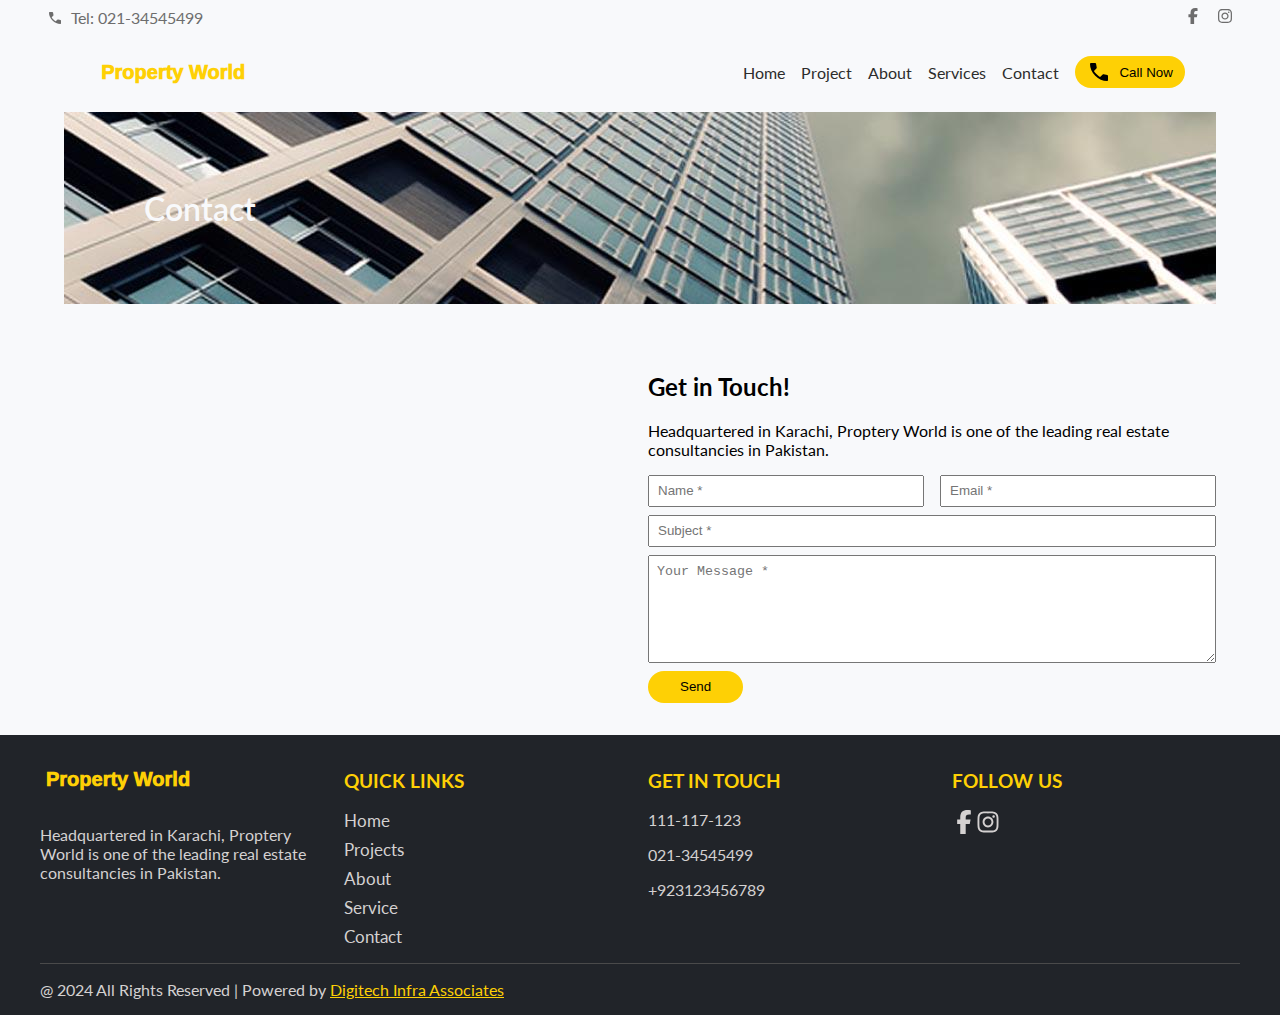
<file: 1-contact-page/index.html>
<!-- Accent #fed005 -->

<!DOCTYPE html>
<html lang="en">
<head>
    <meta charset="UTF-8">
    <meta name="viewport" content="width=device-width, initial-scale=1.0">
    <link rel="stylesheet" href="style.css">
    <link rel="preconnect" href="https://fonts.googleapis.com">
    <link rel="preconnect" href="https://fonts.gstatic.com" crossorigin>
    <link href="https://fonts.googleapis.com/css2?family=Lato:ital,wght@0,100;0,300;0,400;0,700;0,900;1,100;1,300;1,400;1,700;1,900&display=swap" rel="stylesheet">
    <title>Contact</title>
</head>
<body>
    <header>
        <div class="top-bar">
            <div class="tel-wrapper">
                <svg class="tel-icon header-icon" xmlns="http://www.w3.org/2000/svg" height="24px" viewBox="0 -960 960 960" width="24px" fill=""><path d="M798-120q-125 0-247-54.5T329-329Q229-429 174.5-551T120-798q0-18 12-30t30-12h162q14 0 25 9.5t13 22.5l26 140q2 16-1 27t-11 19l-97 98q20 37 47.5 71.5T387-386q31 31 65 57.5t72 48.5l94-94q9-9 23.5-13.5T670-390l138 28q14 4 23 14.5t9 23.5v162q0 18-12 30t-30 12Z"/></svg>
                <p class="tel">Tel: 021-34545499</p>
            </div>
            <div class="top-bar-social social-fb"><svg class="social-fb-icon header-icon" xmlns="http://www.w3.org/2000/svg" viewBox="0 0 320 512" height="24px" width="24px"><path d="M80 299.3V512H196V299.3h86.5l18-97.8H196V166.9c0-51.7 20.3-71.5 72.7-71.5c16.3 0 29.4 .4 37 1.2V7.9C291.4 4 256.4 0 236.2 0C129.3 0 80 50.5 80 159.4v42.1H14v97.8H80z"/></svg></div>
            <div class="top-bar-social social-insta"><svg class="social-insta-icon header-icon" xmlns="http://www.w3.org/2000/svg" viewBox="0 0 448 512" height="24px" width="24px"><path d="M224.1 141c-63.6 0-114.9 51.3-114.9 114.9s51.3 114.9 114.9 114.9S339 319.5 339 255.9 287.7 141 224.1 141zm0 189.6c-41.1 0-74.7-33.5-74.7-74.7s33.5-74.7 74.7-74.7 74.7 33.5 74.7 74.7-33.6 74.7-74.7 74.7zm146.4-194.3c0 14.9-12 26.8-26.8 26.8-14.9 0-26.8-12-26.8-26.8s12-26.8 26.8-26.8 26.8 12 26.8 26.8zm76.1 27.2c-1.7-35.9-9.9-67.7-36.2-93.9-26.2-26.2-58-34.4-93.9-36.2-37-2.1-147.9-2.1-184.9 0-35.8 1.7-67.6 9.9-93.9 36.1s-34.4 58-36.2 93.9c-2.1 37-2.1 147.9 0 184.9 1.7 35.9 9.9 67.7 36.2 93.9s58 34.4 93.9 36.2c37 2.1 147.9 2.1 184.9 0 35.9-1.7 67.7-9.9 93.9-36.2 26.2-26.2 34.4-58 36.2-93.9 2.1-37 2.1-147.8 0-184.8zM398.8 388c-7.8 19.6-22.9 34.7-42.6 42.6-29.5 11.7-99.5 9-132.1 9s-102.7 2.6-132.1-9c-19.6-7.8-34.7-22.9-42.6-42.6-11.7-29.5-9-99.5-9-132.1s-2.6-102.7 9-132.1c7.8-19.6 22.9-34.7 42.6-42.6 29.5-11.7 99.5-9 132.1-9s102.7-2.6 132.1 9c19.6 7.8 34.7 22.9 42.6 42.6 11.7 29.5 9 99.5 9 132.1s2.7 102.7-9 132.1z"/></svg></div>
        </div>
        <div class="header">
            <button><h2 class="business-logo">Property World</h2></button>
            <ul>
                <li class="header-link" id="home">Home</li>
                <li class="header-link" id="project">Project</li>
                <li class="header-link" id="about">About</li>
                <li class="header-link" id="services">Services</li>
                <li class="header-link" id="contact">Contact</li>
                <li class="header-link" id="call">
                    <button>
                        <svg class="tel-icon" xmlns="http://www.w3.org/2000/svg" height="24px" viewBox="0 -960 960 960" width="24px" fill=""><path d="M798-120q-125 0-247-54.5T329-329Q229-429 174.5-551T120-798q0-18 12-30t30-12h162q14 0 25 9.5t13 22.5l26 140q2 16-1 27t-11 19l-97 98q20 37 47.5 71.5T387-386q31 31 65 57.5t72 48.5l94-94q9-9 23.5-13.5T670-390l138 28q14 4 23 14.5t9 23.5v162q0 18-12 30t-30 12Z"/></svg>
                        Call Now
                    </button>
                </li>
            </ul>
        </div>
    </header>
    <section class="main">
        <section class="hero">
            <h1>Contact</h1>
        </section>
        <section class="content">
            <div class="map-wrapper">
                <iframe src="https://www.google.com/maps/embed?pb=!1m18!1m12!1m3!1d840.6340079838294!2d67.05521829546575!3d24.8732125285856!2m3!1f0!2f0!3f0!3m2!1i1024!2i768!4f13.1!3m3!1m2!1s0x3eb33e8d07309f7b%3A0xc2b6e3688c15887c!2sPlot%2088%20R%2C%20Block%202%20PECHS%2C%20Karachi%2C%20Karachi%20City%2C%20Sindh%2C%20Pakistan!5e0!3m2!1sen!2s!4v1731496419838!5m2!1sen!2s" width="300" height="300" style="border:0;" allowfullscreen="" loading="lazy" referrerpolicy="no-referrer-when-downgrade"></iframe>
            </div>
            <div class="form-wrapper">
                <h2 class="form-title">Get in Touch!</h2>
                <p class="form-desc">Headquartered in Karachi, Proptery World is one of the leading real estate consultancies in Pakistan.</p>
                <form action="">
                    <input type="text" id="name" placeholder="Name *">
                    <input type="email" name="" id="email" placeholder="Email *">
                    <input type="text" name="" id="subject" placeholder="Subject *">
                    <textarea name="" id="message" placeholder="Your Message *" rows="6"></textarea>
                    <button id="form-submit" class="submit">Send</button>
                </form>
            </div>
        </section>
    </section>
    <footer>
        <div class="business-desc">
            <!-- <img src="" alt="" class="business-logo"> -->
            <button><h2 class="business-logo">Property World</h2></button> 
            <p>Headquartered in Karachi, Proptery World is one of the leading real estate consultancies in Pakistan.</p>
        </div>
        <div class="quick-links-wrapper">
            <h3 class="footer-heading">QUICK LINKS</h3>
            <div class="quick-links">
                <a href="" class="quick-link">Home</a>
                <a href="" class="quick-link">Projects</a>
                <a href="" class="quick-link">About</a>
                <a href="" class="quick-link">Service</a>
                <a href="" class="quick-link">Contact</a>
            </div>
        </div>
        <div class="contact-tel-wrapper">
            <h3 class="footer-heading">GET IN TOUCH</h3>
            <p class="contact-tel">111-117-123</p>
            <p class="contact-tel">021-34545499</p>
            <p class="contact-tel">+923123456789</p>
        </div>
        <div class="socials-wrapper">
            <h3 class="footer-heading">FOLLOW US</h3>
            <div class="socials">
                <div class="footer-social social-fb"><svg class="social-fb-icon footer-icon" xmlns="http://www.w3.org/2000/svg" viewBox="0 0 320 512" height="24px" width="24px"><path d="M80 299.3V512H196V299.3h86.5l18-97.8H196V166.9c0-51.7 20.3-71.5 72.7-71.5c16.3 0 29.4 .4 37 1.2V7.9C291.4 4 256.4 0 236.2 0C129.3 0 80 50.5 80 159.4v42.1H14v97.8H80z"/></svg></div>
                <div class="footer-social social-insta"><svg class="social-insta-icon footer-icon" xmlns="http://www.w3.org/2000/svg" viewBox="0 0 448 512" height="24px" width="24px"><path d="M224.1 141c-63.6 0-114.9 51.3-114.9 114.9s51.3 114.9 114.9 114.9S339 319.5 339 255.9 287.7 141 224.1 141zm0 189.6c-41.1 0-74.7-33.5-74.7-74.7s33.5-74.7 74.7-74.7 74.7 33.5 74.7 74.7-33.6 74.7-74.7 74.7zm146.4-194.3c0 14.9-12 26.8-26.8 26.8-14.9 0-26.8-12-26.8-26.8s12-26.8 26.8-26.8 26.8 12 26.8 26.8zm76.1 27.2c-1.7-35.9-9.9-67.7-36.2-93.9-26.2-26.2-58-34.4-93.9-36.2-37-2.1-147.9-2.1-184.9 0-35.8 1.7-67.6 9.9-93.9 36.1s-34.4 58-36.2 93.9c-2.1 37-2.1 147.9 0 184.9 1.7 35.9 9.9 67.7 36.2 93.9s58 34.4 93.9 36.2c37 2.1 147.9 2.1 184.9 0 35.9-1.7 67.7-9.9 93.9-36.2 26.2-26.2 34.4-58 36.2-93.9 2.1-37 2.1-147.8 0-184.8zM398.8 388c-7.8 19.6-22.9 34.7-42.6 42.6-29.5 11.7-99.5 9-132.1 9s-102.7 2.6-132.1-9c-19.6-7.8-34.7-22.9-42.6-42.6-11.7-29.5-9-99.5-9-132.1s-2.6-102.7 9-132.1c7.8-19.6 22.9-34.7 42.6-42.6 29.5-11.7 99.5-9 132.1-9s102.7-2.6 132.1 9c19.6 7.8 34.7 22.9 42.6 42.6 11.7 29.5 9 99.5 9 132.1s2.7 102.7-9 132.1z"/></svg></div>
            </div>
        </div>
        <div class="copyright">@ 2024 All Rights Reserved | Powered by <a href="http://" target="_blank" rel="noopener noreferrer" class="our-link">Digitech Infra Associates</a></div>
    </footer>
</body>
</html>
</file>
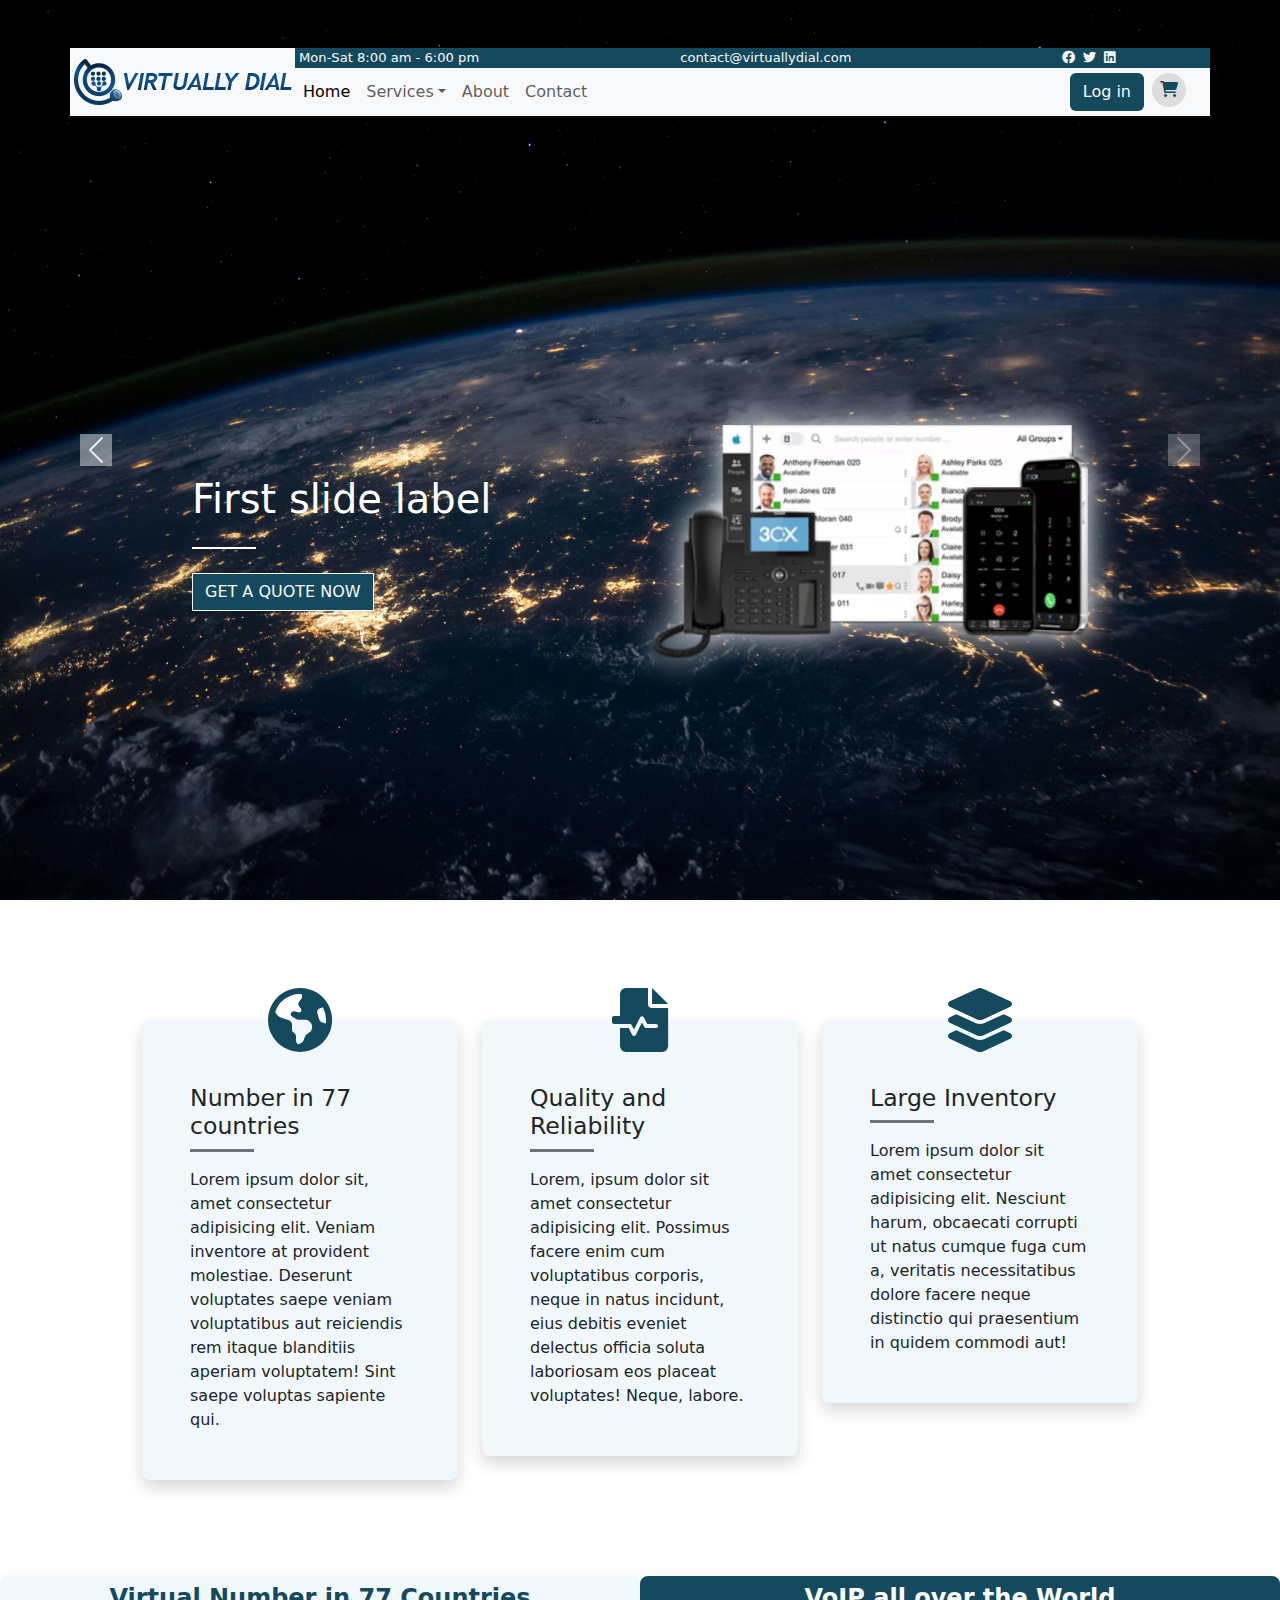
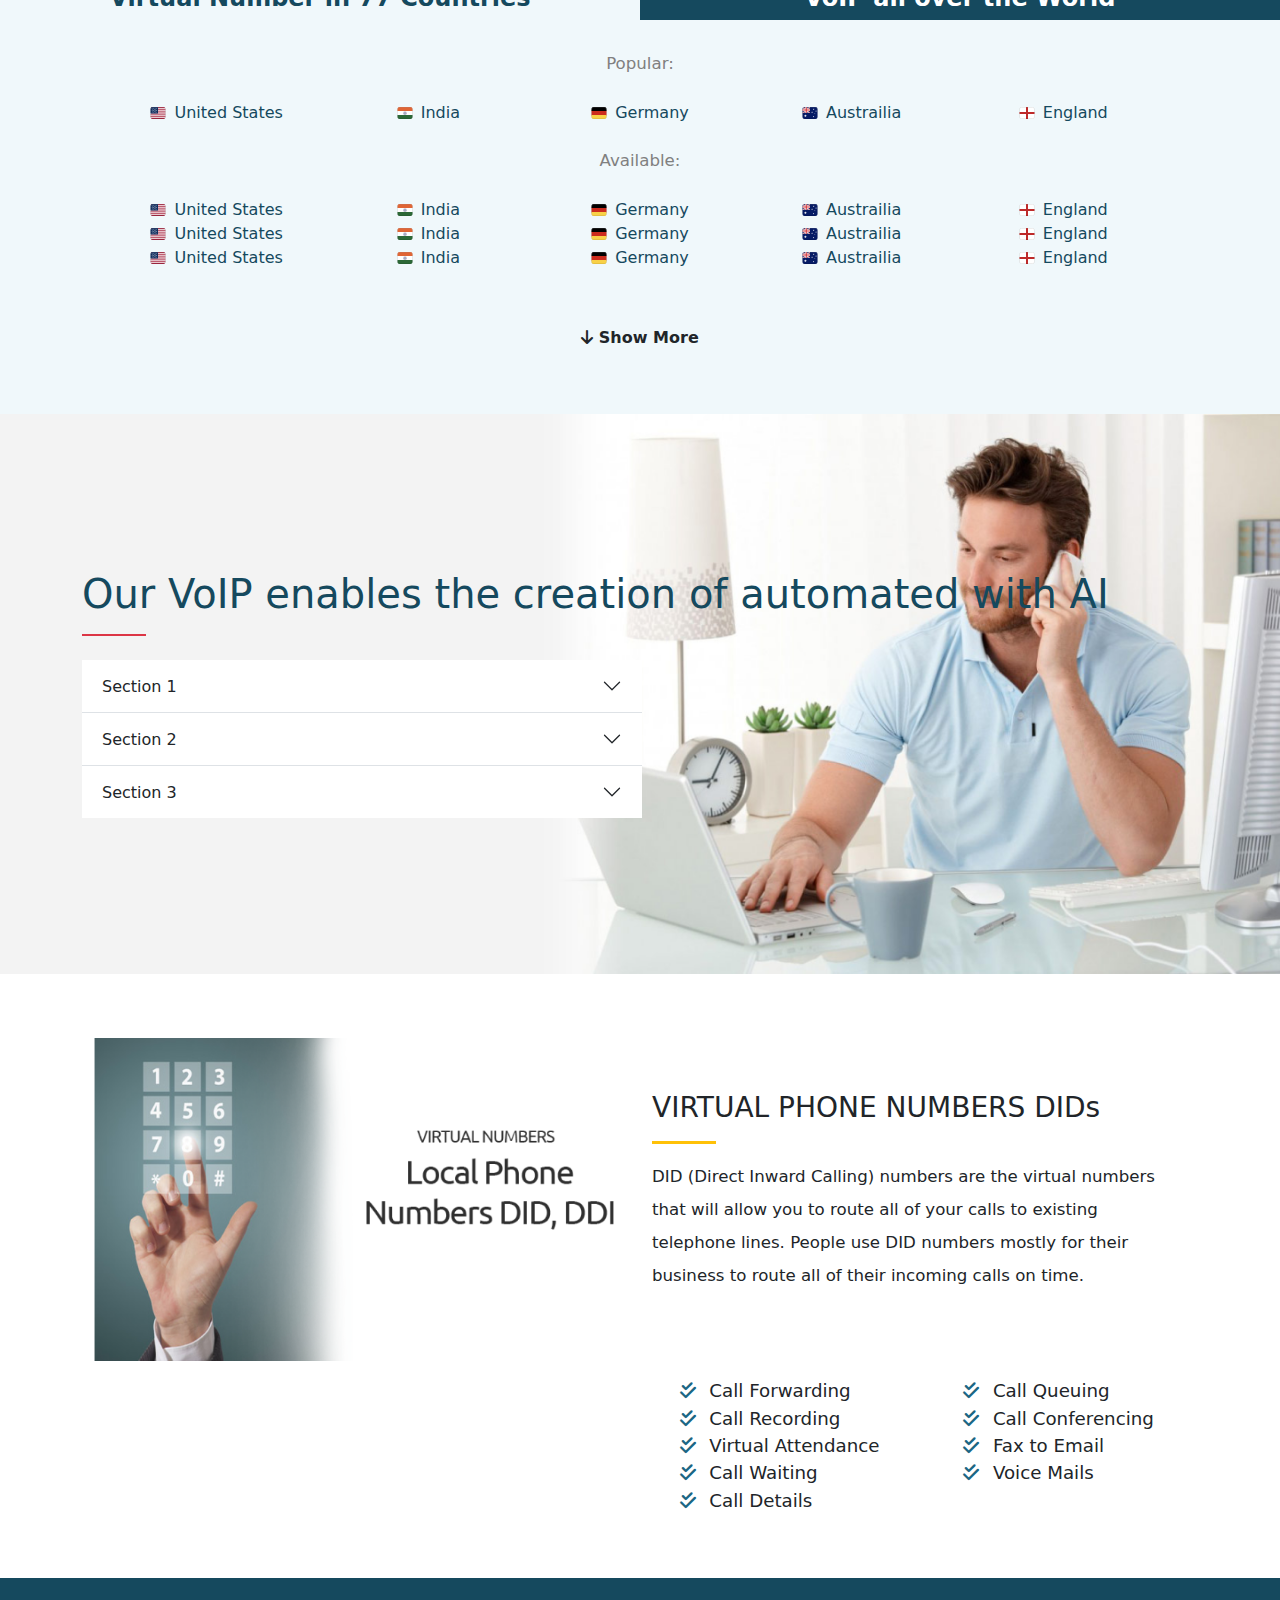
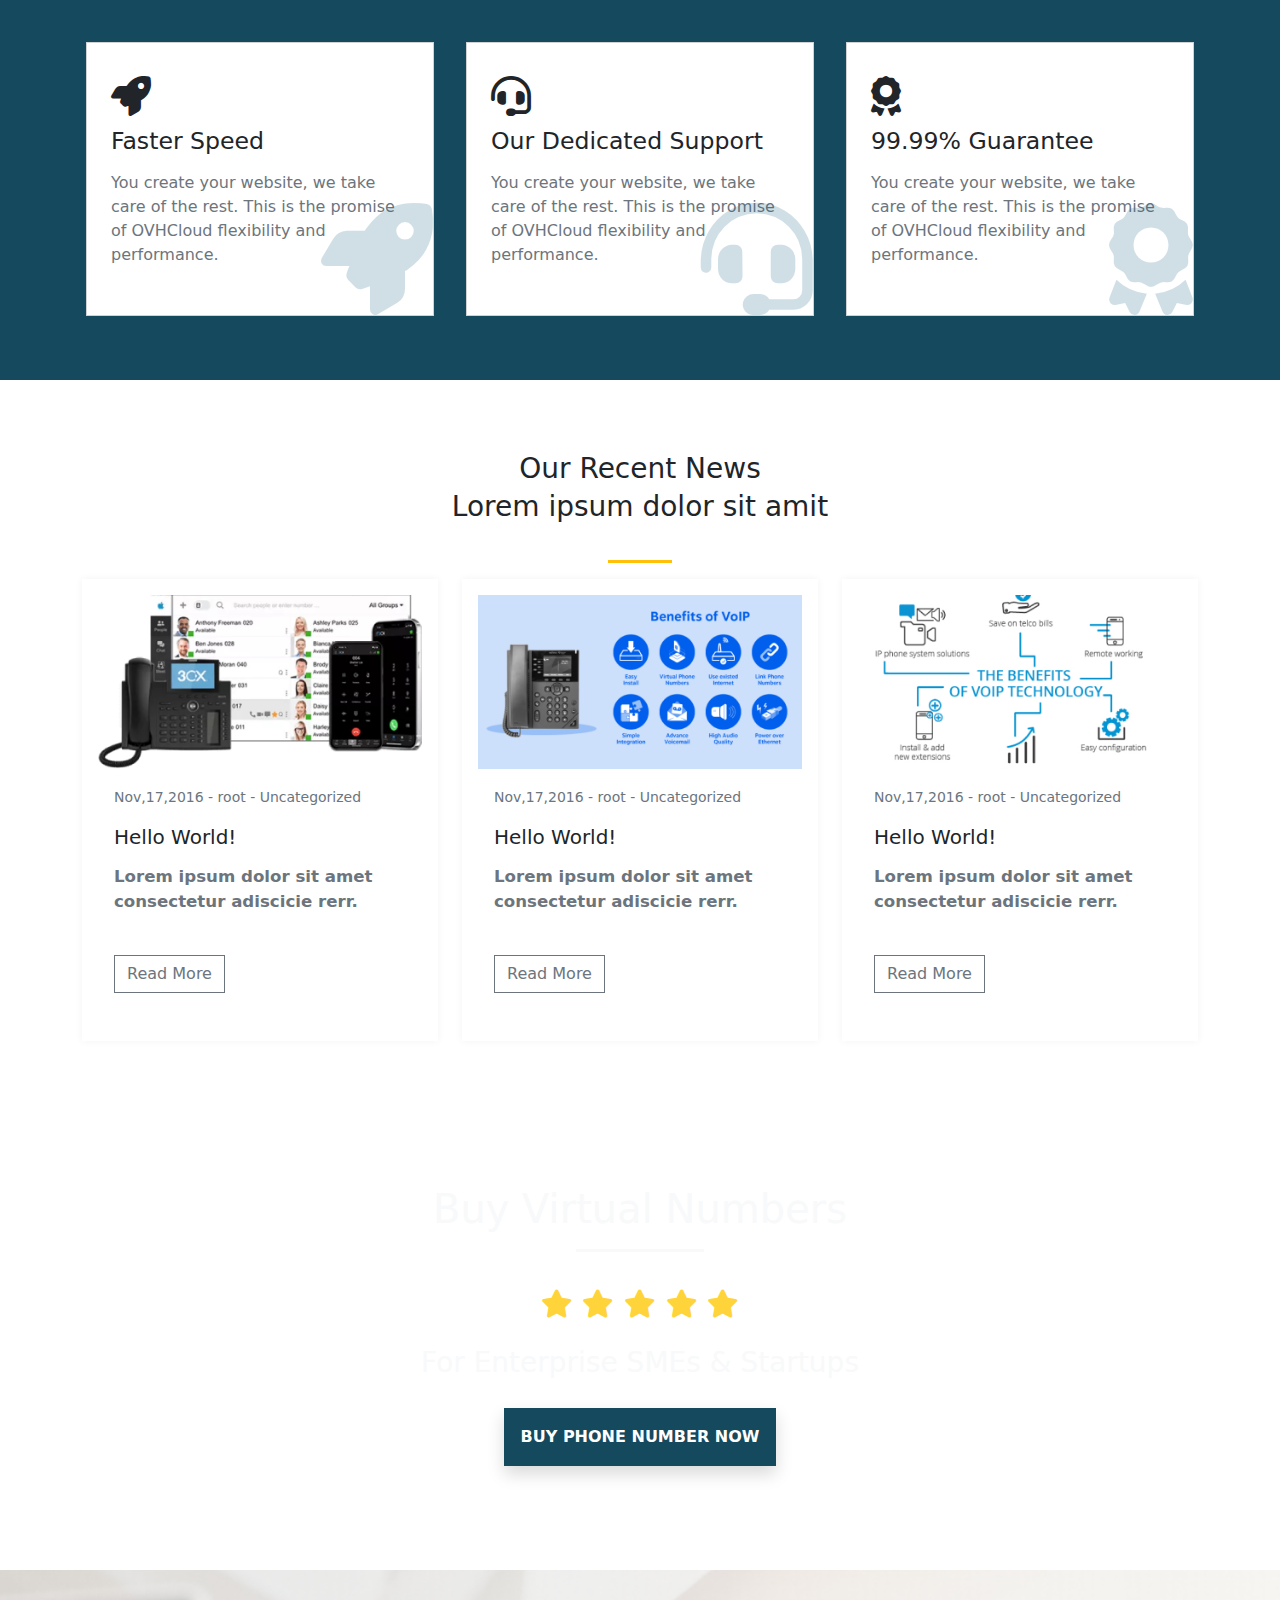
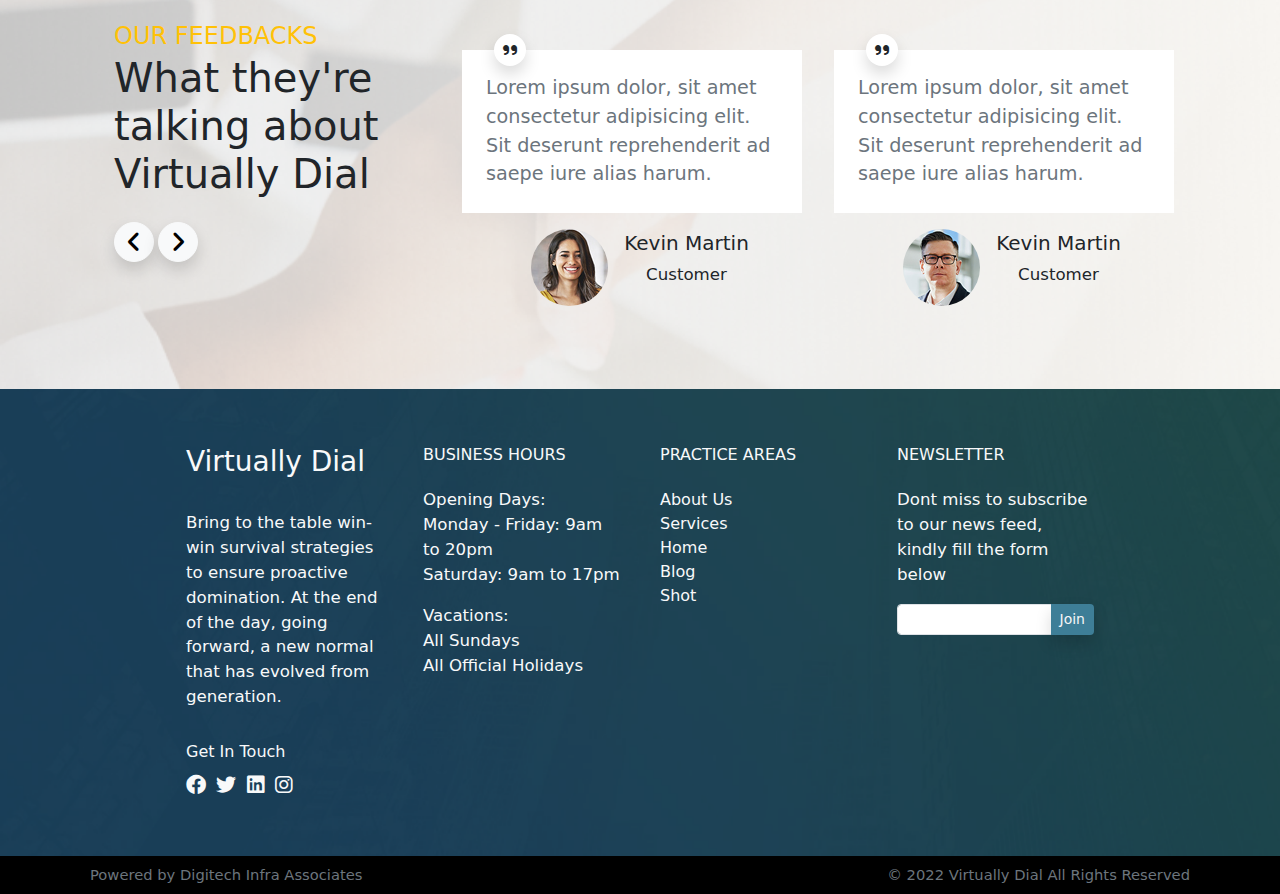
<file: 3-home-page/index.html>
<!DOCTYPE html>
<html lang="en">

<head>
    <meta charset="UTF-8">
    <meta name="viewport" content="width=device-width, initial-scale=1.0">
    <link rel="icon" type="image/x-icon" href="./images/favicon.png">
    <link rel="stylesheet" href="https://cdnjs.cloudflare.com/ajax/libs/font-awesome/6.0.0/css/all.min.css">
    <link href="https://cdn.jsdelivr.net/npm/bootstrap@5.3.3/dist/css/bootstrap.min.css" rel="stylesheet"
        integrity="sha384-QWTKZyjpPEjISv5WaRU9OFeRpok6YctnYmDr5pNlyT2bRjXh0JMhjY6hW+ALEwIH" crossorigin="anonymous">
    <link rel="stylesheet" href="style.css">
    <link rel="preconnect" href="https://fonts.googleapis.com">
    <link rel="preconnect" href="https://fonts.gstatic.com" crossorigin>
    <link
        href="https://fonts.googleapis.com/css2?family=Inter:ital,opsz,wght@0,14..32,100..900;1,14..32,100..900&display=swap"
        rel="stylesheet">
    <title>Virtually Dial</title>

</head>

<body>
    <!-- Header -->
    <header class="container-fluid px-0 position-absolute z-2">
        <nav class="navbar navbar-expand-md bg-body-light container-sm p-0 shadow bg-light">
            <div class="logo-wrapper d-flex dark align-items-center h-100" id='headerImageDiv'>
                <img src="./images/logo.PNG" alt="" class="img-fluid">
            </div>
            <div class="container-fluid top-bar order-first mx-0 px-0 order-md-2 bg-custom text-light pe-0">
                <div class="container-fluid row text-nowrap mx-0 px-0">
                    <div class="col-5 px-1 top-bar-text">
                        Mon-Sat 8:00 am - 6:00 pm
                    </div>
                    <div class="col-5 px-1 top-bar-text">
                        contact@virtuallydial.com
                    </div>
                    <div class="col-2 px-1 top-bar-text">
                        <i class="fa-brands fa-facebook pe-1"></i>
                        <i class="fa-brands fa-twitter pe-1"></i>
                        <i class="fa-brands fa-linkedin pe-1"></i>
                    </div>
                </div>
            </div>
            <button class="navbar-toggler toggle-btn" type="button" data-bs-toggle="collapse"
                data-bs-target="#collapseNavBar" aria-controls="collapseNavBar" aria-label="Toggle navigation">
                <span class="navbar-toggler-icon"></span>
            </button>
            <div class="collapse navbar-collapse bg-light py-4 py-md-1" id="collapseNavBar">
                <ul class="navbar-nav flex-grow-1 pe-3 justify-content-start align-items-center">
                    <li class="nav-item">
                        <a href="" class="nav-link active">Home</a>
                    </li>
                    <li class="nav-item dropdown">
                        <a href="" class="nav-link dropdown-toggle" role="button" data-bs-toggle="dropdown"
                            aria-expanded="false">Services</a>
                        <ul class="dropdown-menu">
                            <li><a class="dropdown-item" href="#">Action</a></li>
                            <li><a class="dropdown-item" href="#">Another action</a></li>
                            <li>
                                <hr class="dropdown-divider">
                            </li>
                            <li><a class="dropdown-item" href="#">Something else here</a></li>
                        </ul>
                    </li>
                    <li class="nav-item">
                        <a href="" class="nav-link">About</a>
                    </li>
                    <li class="nav-item">
                        <a href="" class="nav-link">Contact</a>
                    </li>
                    <ul class="list-unstyled mt-3 mt-md-0 d-flex ms-md-auto">
                        <li class="nav-item">
                            <button class="btn btn-custom text-light">
                                Log in
                            </button>
                        </li>
                        <li class="nav-item text-custom mx-2">
                            <i class="fa-solid fa-cart-shopping cart"></i>
                        </li>
                    </ul>
                </ul>
            </div>
        </nav>
    </header>

    <!-- Carousel -->
    <section class="carousel">
        <div id="carouselFade" class="carousel slide" data-bs-ride='carousel'>
            <div class="carousel-inner">
                <div class="carousel-item active">
                    <img src="./images/carousel-1.jpg" class="d-block w-100 carousel-image" alt="...">
                    <div class="carousel-caption align-items-end align-items-sm-center row-gap-3 flex-wrap-reverse text-start h-75 row">
                        <div class="col-12 col-sm-6">
                            <h1 class="fs-1 fw-normal">First slide label</h1>
                            <hr class="hr-small border-2 my-4">
                            <button class="btn bg-custom rounded-0 text-light border border-light">GET A QUOTE NOW</button>
                        </div>
                        <div class="col-12 col-sm-6">
                            <img src="./images/carousel-caption-image.png" alt=""
                                class="img-fluid carousel-caption-img w-100">
                        </div>
                    </div>
                </div>
                <div class="carousel-item">
                    <img src="./images/carousel-2.jpg" class="d-block w-100 shadow carousel-image" alt="...">
                    <div class="carousel-caption align-items-end align-items-sm-center row-gap-3 flex-wrap-reverse text-start h-75 row">
                        <div class="col-12 col-sm-6">
                            <h1 class="fs-1 fw-normal">Second slide label</h1>
                            <hr class="hr-small border-2 my-4">
                            <button class="btn bg-custom rounded-0 text-light border border-light">GET A QUOTE NOW</button>
                        </div>
                        <div class="col-12 col-sm-6">
                            <img src="./images/carousel-caption-image.png" alt=""
                                class="img-fluid carousel-caption-img w-100">
                        </div>
                    </div>
                </div>
                <div class="carousel-item">
                    <img src="./images/carousel-3.jpg" class="d-block w-100 carousel-image" alt="...">
                    <div class="carousel-caption align-items-end align-items-sm-center row-gap-3 flex-wrap-reverse text-start h-75 row">
                        <div class="col-12 col-sm-6">
                            <h1 class="fs-1 fw-normal">Third slide label</h1>
                            <hr class="hr-small border-2 my-4">
                            <button class="btn bg-custom rounded-0 text-light border border-light">GET A QUOTE NOW</button>
                        </div>
                        <div class="col-12 col-sm-6">
                            <img src="./images/carousel-caption-image.png" alt=""
                                class="img-fluid carousel-caption-img w-100">
                        </div>
                    </div>
                </div>
            </div>
            <button class="carousel-control-prev" type="button" data-bs-target="#carouselFade" data-bs-slide="prev">
                <span class="carousel-control-prev-icon bg-light bg-opacity-50 p-3" aria-hidden="true"></span>
                <span class="visually-hidden">Previous</span>
            </button>
            <button class="carousel-control-next" type="button" data-bs-target="#carouselFade" data-bs-slide="next">
                <span class="carousel-control-next-icon bg-light bg-opacity-50 p-3" aria-hidden="true"></span>
                <span class="visually-hidden">Next</span>
            </button>
        </div>
    </section>

    <!-- Stats -->
    <section class="stats my-0 my-sm-5 py-5">
        <div class="container">
            <div class="row mx-0 mx-md-5 mx-lg-0 px-3 px-md-5 row-gap-5">
                <div class="col-12 col-lg-4 mx-0 mt-4">
                    <div class="card px-3 py-5 px-md-5 pb-md-5 pt-0 rounded-3 shadow bg-custom-1 border-0">
                        <div class="card-icon">
                            <i class="fa-solid fa-earth-americas"></i>
                        </div>
                        <h4 class="card-title">Number in 77 countries</h4>
                        <hr class="hr-small border-3 border-secondary mt-0 mb-3">
                        <div class="card-text">Lorem ipsum dolor sit, amet consectetur adipisicing elit. Veniam
                            inventore at provident molestiae. Deserunt voluptates saepe veniam voluptatibus aut
                            reiciendis rem itaque blanditiis aperiam voluptatem! Sint saepe voluptas sapiente qui.</div>
                    </div>
                </div>
                <div class="col-12 col-lg-4 mx-0 mt-4">
                    <div class="card px-3 py-5 px-md-5 pb-md-5 pt-0 rounded-3 shadow bg-custom-1 border-0">
                        <div class="card-icon">
                            <i class="fa-solid fa-file-waveform"></i>
                        </div>
                        <h4 class="card-title">Quality and Reliability</h4>
                        <hr class="hr-small border-3 border-secondary mt-0 mb-3">
                        <div class="card-text">Lorem, ipsum dolor sit amet consectetur adipisicing elit. Possimus facere
                            enim cum voluptatibus corporis, neque in natus incidunt, eius debitis eveniet delectus
                            officia soluta laboriosam eos placeat voluptates! Neque, labore.</div>
                    </div>
                </div>
                <div class="col-12 col-lg-4 mx-0 mt-4">
                    <div class="card px-3 py-5 px-md-5 pb-md-5 pt-0 rounded-3 shadow bg-custom-1 border-0">
                        <div class="card-icon">
                            <i class="fa-solid fa-layer-group"></i>
                        </div>
                        <h4 class="card-title">Large Inventory</h4>
                        <hr class="hr-small border-3 border-secondary mt-0 mb-3">
                        <div class="card-text">Lorem ipsum dolor sit amet consectetur adipisicing elit. Nesciunt harum,
                            obcaecati corrupti ut natus cumque fuga cum a, veritatis necessitatibus dolore facere neque
                            distinctio qui praesentium in quidem commodi aut!</div>
                    </div>
                </div>
            </div>
        </div>
    </section>

    <!-- Availability -->
    <section class="availability shadow">
        <ul class="nav  nav-pills nav-fill">
            <li class="nav-item col-sm-6">
                <div class="h-100">
                    <h3 class="fs-4 h-100 fw-semibold"><a href="#"
                            class="nav-link d-flex align-items-center justify-content-center h-100 active"
                            aria-current="page" data-bs-toggle="pill" id="virtual-countries-list-tab"
                            data-bs-target="#virtual-countries-list" role="tab">Virtual
                            Number in 77 Countries</a></h3>
                </div>
            </li>
            <li class="nav-item col-sm-6">
                <div class="h-100">
                    <h3 class="fs-4 h-100 fw-semibold"><a href="#"
                            class="nav-link d-flex align-items-center justify-content-center h-100"
                            data-bs-toggle="pill" id="virtual-global-list-tab" data-bs-target="#virtual-global-list"
                            role="tab">VoIP all over the World</a></h3>
                </div>
            </li>
        </ul>
        <div class="tab-content bg-custom-1" id="pills-tabContent">
            <div class="tab-pane px-md-5 mx-5 mx-sm-5 fade p-3 text-center text-nowrap active show" role="tabpanel"
                id="virtual-countries-list">
                <div class="v-c-popular py-2">
                    <p class="v-c-heading py-2">Popular:</p>
                    <div class="row px-sm-5 justify-content-between">
                        <div class="col-6 col-md-2 text-custom d-flex align-items-center justify-content-center px-0"><svg xmlns="http://www.w3.org/2000/svg" viewBox="0 0 32 32"><rect x="1" y="4" width="30" height="24" rx="4" ry="4" fill="#fff"></rect><path d="M1.638,5.846H30.362c-.711-1.108-1.947-1.846-3.362-1.846H5c-1.414,0-2.65,.738-3.362,1.846Z" fill="#a62842"></path><path d="M2.03,7.692c-.008,.103-.03,.202-.03,.308v1.539H31v-1.539c0-.105-.022-.204-.03-.308H2.03Z" fill="#a62842"></path><path fill="#a62842" d="M2 11.385H31V13.231H2z"></path><path fill="#a62842" d="M2 15.077H31V16.923000000000002H2z"></path><path fill="#a62842" d="M1 18.769H31V20.615H1z"></path><path d="M1,24c0,.105,.023,.204,.031,.308H30.969c.008-.103,.031-.202,.031-.308v-1.539H1v1.539Z" fill="#a62842"></path><path d="M30.362,26.154H1.638c.711,1.108,1.947,1.846,3.362,1.846H27c1.414,0,2.65-.738,3.362-1.846Z" fill="#a62842"></path><path d="M5,4h11v12.923H1V8c0-2.208,1.792-4,4-4Z" fill="#102d5e"></path><path d="M27,4H5c-2.209,0-4,1.791-4,4V24c0,2.209,1.791,4,4,4H27c2.209,0,4-1.791,4-4V8c0-2.209-1.791-4-4-4Zm3,20c0,1.654-1.346,3-3,3H5c-1.654,0-3-1.346-3-3V8c0-1.654,1.346-3,3-3H27c1.654,0,3,1.346,3,3V24Z" opacity=".15"></path><path d="M27,5H5c-1.657,0-3,1.343-3,3v1c0-1.657,1.343-3,3-3H27c1.657,0,3,1.343,3,3v-1c0-1.657-1.343-3-3-3Z" fill="#fff" opacity=".2"></path><path fill="#fff" d="M4.601 7.463L5.193 7.033 4.462 7.033 4.236 6.338 4.01 7.033 3.279 7.033 3.87 7.463 3.644 8.158 4.236 7.729 4.827 8.158 4.601 7.463z"></path><path fill="#fff" d="M7.58 7.463L8.172 7.033 7.441 7.033 7.215 6.338 6.989 7.033 6.258 7.033 6.849 7.463 6.623 8.158 7.215 7.729 7.806 8.158 7.58 7.463z"></path><path fill="#fff" d="M10.56 7.463L11.151 7.033 10.42 7.033 10.194 6.338 9.968 7.033 9.237 7.033 9.828 7.463 9.603 8.158 10.194 7.729 10.785 8.158 10.56 7.463z"></path><path fill="#fff" d="M6.066 9.283L6.658 8.854 5.927 8.854 5.701 8.158 5.475 8.854 4.744 8.854 5.335 9.283 5.109 9.979 5.701 9.549 6.292 9.979 6.066 9.283z"></path><path fill="#fff" d="M9.046 9.283L9.637 8.854 8.906 8.854 8.68 8.158 8.454 8.854 7.723 8.854 8.314 9.283 8.089 9.979 8.68 9.549 9.271 9.979 9.046 9.283z"></path><path fill="#fff" d="M12.025 9.283L12.616 8.854 11.885 8.854 11.659 8.158 11.433 8.854 10.702 8.854 11.294 9.283 11.068 9.979 11.659 9.549 12.251 9.979 12.025 9.283z"></path><path fill="#fff" d="M6.066 12.924L6.658 12.494 5.927 12.494 5.701 11.799 5.475 12.494 4.744 12.494 5.335 12.924 5.109 13.619 5.701 13.19 6.292 13.619 6.066 12.924z"></path><path fill="#fff" d="M9.046 12.924L9.637 12.494 8.906 12.494 8.68 11.799 8.454 12.494 7.723 12.494 8.314 12.924 8.089 13.619 8.68 13.19 9.271 13.619 9.046 12.924z"></path><path fill="#fff" d="M12.025 12.924L12.616 12.494 11.885 12.494 11.659 11.799 11.433 12.494 10.702 12.494 11.294 12.924 11.068 13.619 11.659 13.19 12.251 13.619 12.025 12.924z"></path><path fill="#fff" d="M13.539 7.463L14.13 7.033 13.399 7.033 13.173 6.338 12.947 7.033 12.216 7.033 12.808 7.463 12.582 8.158 13.173 7.729 13.765 8.158 13.539 7.463z"></path><path fill="#fff" d="M4.601 11.104L5.193 10.674 4.462 10.674 4.236 9.979 4.01 10.674 3.279 10.674 3.87 11.104 3.644 11.799 4.236 11.369 4.827 11.799 4.601 11.104z"></path><path fill="#fff" d="M7.58 11.104L8.172 10.674 7.441 10.674 7.215 9.979 6.989 10.674 6.258 10.674 6.849 11.104 6.623 11.799 7.215 11.369 7.806 11.799 7.58 11.104z"></path><path fill="#fff" d="M10.56 11.104L11.151 10.674 10.42 10.674 10.194 9.979 9.968 10.674 9.237 10.674 9.828 11.104 9.603 11.799 10.194 11.369 10.785 11.799 10.56 11.104z"></path><path fill="#fff" d="M13.539 11.104L14.13 10.674 13.399 10.674 13.173 9.979 12.947 10.674 12.216 10.674 12.808 11.104 12.582 11.799 13.173 11.369 13.765 11.799 13.539 11.104z"></path><path fill="#fff" d="M4.601 14.744L5.193 14.315 4.462 14.315 4.236 13.619 4.01 14.315 3.279 14.315 3.87 14.744 3.644 15.44 4.236 15.01 4.827 15.44 4.601 14.744z"></path><path fill="#fff" d="M7.58 14.744L8.172 14.315 7.441 14.315 7.215 13.619 6.989 14.315 6.258 14.315 6.849 14.744 6.623 15.44 7.215 15.01 7.806 15.44 7.58 14.744z"></path><path fill="#fff" d="M10.56 14.744L11.151 14.315 10.42 14.315 10.194 13.619 9.968 14.315 9.237 14.315 9.828 14.744 9.603 15.44 10.194 15.01 10.785 15.44 10.56 14.744z"></path><path fill="#fff" d="M13.539 14.744L14.13 14.315 13.399 14.315 13.173 13.619 12.947 14.315 12.216 14.315 12.808 14.744 12.582 15.44 13.173 15.01 13.765 15.44 13.539 14.744z"></path></svg> 
                            United States</div>
                        <div class="col-6 col-md-2 text-custom d-flex align-items-center justify-content-center px-0"><svg xmlns="http://www.w3.org/2000/svg" width="32" height="32" viewBox="0 0 32 32"><path fill="#fff" d="M1 11H31V21H1z"></path><path d="M5,4H27c2.208,0,4,1.792,4,4v4H1v-4c0-2.208,1.792-4,4-4Z" fill="#e06535"></path><path d="M5,20H27c2.208,0,4,1.792,4,4v4H1v-4c0-2.208,1.792-4,4-4Z" transform="rotate(180 16 24)" fill="#2c6837"></path><path d="M27,4H5c-2.209,0-4,1.791-4,4V24c0,2.209,1.791,4,4,4H27c2.209,0,4-1.791,4-4V8c0-2.209-1.791-4-4-4Zm3,20c0,1.654-1.346,3-3,3H5c-1.654,0-3-1.346-3-3V8c0-1.654,1.346-3,3-3H27c1.654,0,3,1.346,3,3V24Z" opacity=".15"></path><path d="M16,12.292c-2.048,0-3.708,1.66-3.708,3.708s1.66,3.708,3.708,3.708,3.708-1.66,3.708-3.708-1.66-3.708-3.708-3.708Zm3.041,4.109c-.01,.076,.042,.145,.117,.157-.033,.186-.08,.367-.143,.54-.071-.028-.152,.006-.181,.077-.029,.071,.004,.151,.073,.182-.04,.085-.083,.167-.13,.248l-1.611-1.069-.592-.249c.013-.026,.024-.053,.034-.081l.595,.242,1.895,.383-1.833-.616-.636-.087c.006-.028,.009-.057,.011-.087l.638,.08,1.93-.12-1.93-.12-.638,.08c-.002-.03-.005-.059-.011-.087l.636-.087,1.833-.616-1.895,.383-.595,.242c-.009-.028-.021-.055-.034-.081l.592-.249,1.611-1.069c.047,.081,.09,.163,.13,.248-.07,.031-.103,.111-.073,.182,.029,.071,.11,.105,.181,.077,.063,.173,.111,.354,.143,.54-.075,.012-.127,.081-.117,.157,.01,.076,.078,.129,.154,.121,.008,.092,.013,.185,.013,.279s-.005,.187-.013,.279c-.075-.008-.144,.045-.154,.121Zm-.584-2.462c-.059,.048-.07,.134-.023,.194,.046,.06,.132,.072,.194,.028,.053,.076,.104,.155,.15,.236l-1.731,.861-.512,.388c-.016-.024-.034-.047-.054-.069l.508-.394,1.28-1.45-1.45,1.28-.394,.508c-.022-.019-.045-.038-.069-.054l.388-.512,.861-1.731c.081,.047,.16,.097,.236,.15-.045,.061-.033,.147,.028,.194,.061,.046,.147,.036,.194-.023,.071,.06,.141,.123,.207,.189,.066,.066,.129,.135,.189,.207Zm-2.177-1.133c-.008,.075,.045,.144,.121,.154,.076,.01,.145-.042,.157-.117,.186,.033,.367,.08,.54,.143-.028,.071,.006,.152,.077,.181,.071,.029,.151-.004,.182-.073,.085,.04,.167,.083,.248,.13l-1.069,1.611-.249,.592c-.026-.013-.053-.024-.081-.034l.242-.595,.383-1.895-.616,1.833-.087,.636c-.028-.006-.057-.009-.087-.011l.08-.638-.12-1.93-.12,1.93,.08,.638c-.03,.002-.059,.005-.087,.011l-.087-.636-.616-1.833,.383,1.895,.242,.595c-.028,.009-.055,.021-.081,.034l-.249-.592-1.069-1.611c.081-.047,.163-.09,.248-.13,.031,.07,.111,.103,.182,.073,.071-.029,.105-.11,.077-.181,.173-.063,.354-.111,.54-.143,.012,.075,.081,.127,.157,.117,.076-.01,.129-.078,.121-.154,.092-.008,.185-.013,.279-.013s.187,.005,.279,.013Zm-3.113,4.368c-.029-.071-.11-.105-.181-.077-.063-.173-.111-.354-.143-.54,.075-.012,.127-.081,.117-.157-.01-.076-.078-.129-.154-.121-.008-.092-.013-.185-.013-.279s.005-.187,.013-.279c.075,.008,.144-.045,.154-.121,.01-.076-.042-.145-.117-.157,.033-.186,.08-.367,.143-.54,.071,.028,.152-.006,.181-.077,.029-.071-.004-.151-.073-.182,.04-.085,.083-.167,.13-.248l1.611,1.069,.592,.249c-.013,.026-.024,.053-.034,.081l-.595-.242-1.895-.383,1.833,.616,.636,.087c-.006,.028-.009,.057-.011,.087l-.638-.08-1.93,.12,1.93,.12,.638-.08c.002,.03,.005,.059,.011,.087l-.636,.087-1.833,.616,1.895-.383,.595-.242c.009,.028,.021,.055,.034,.081l-.592,.249-1.611,1.069c-.047-.081-.09-.163-.13-.248,.07-.031,.103-.111,.073-.182Zm.772-3.63c.048,.059,.134,.07,.194,.023,.06-.046,.072-.132,.028-.194,.076-.053,.155-.104,.236-.15l.861,1.731,.388,.512c-.024,.016-.047,.034-.069,.054l-.394-.508-1.45-1.28,1.28,1.45,.508,.394c-.019,.022-.038,.045-.054,.069l-.512-.388-1.731-.861c.047-.081,.097-.16,.15-.236,.061,.045,.147,.033,.194-.028,.046-.061,.036-.147-.023-.194,.06-.071,.123-.141,.189-.207s.135-.129,.207-.189Zm-.395,4.518c.059-.048,.07-.134,.023-.194-.046-.06-.132-.072-.194-.028-.053-.076-.104-.155-.15-.236l1.731-.861,.512-.388c.016,.024,.034,.047,.054,.069l-.508,.394-1.28,1.45,1.45-1.28,.394-.508c.022,.019,.045,.038,.069,.054l-.388,.512-.861,1.731c-.081-.047-.16-.097-.236-.15,.045-.061,.033-.147-.028-.194-.061-.046-.147-.036-.194,.023-.071-.06-.141-.123-.207-.189-.066-.066-.129-.135-.189-.207Zm2.177,1.133c.008-.075-.045-.144-.121-.154-.076-.01-.145,.042-.157,.117-.186-.033-.367-.08-.54-.143,.028-.071-.006-.152-.077-.181-.071-.029-.151,.004-.182,.073-.085-.04-.167-.083-.248-.13l1.069-1.611,.249-.592c.026,.013,.053,.024,.081,.034l-.242,.595-.383,1.895,.616-1.833,.087-.636c.028,.006,.057,.009,.087,.011l-.08,.638,.12,1.93,.12-1.93-.08-.638c.03-.002,.059-.005,.087-.011l.087,.636,.616,1.833-.383-1.895-.242-.595c.028-.009,.055-.021,.081-.034l.249,.592,1.069,1.611c-.081,.047-.163,.09-.248,.13-.031-.07-.111-.103-.182-.073-.071,.029-.105,.11-.077,.181-.173,.063-.354,.111-.54,.143-.012-.075-.081-.127-.157-.117-.076,.01-.129,.078-.121,.154-.092,.008-.185,.013-.279,.013s-.187-.005-.279-.013Zm2.341-.738c-.048-.059-.134-.07-.194-.023-.06,.046-.072,.132-.028,.194-.076,.053-.155,.104-.236,.15l-.861-1.731-.388-.512c.024-.016,.047-.034,.069-.054l.394,.508,1.45,1.28-1.28-1.45-.508-.394c.019-.022,.038-.045,.054-.069l.512,.388,1.731,.861c-.047,.081-.097,.16-.15,.236-.061-.045-.147-.033-.194,.028-.046,.061-.036,.147,.023,.194-.06,.071-.123,.141-.189,.207s-.135,.129-.207,.189Z" fill="#2c2c6b"></path><path d="M27,5H5c-1.657,0-3,1.343-3,3v1c0-1.657,1.343-3,3-3H27c1.657,0,3,1.343,3,3v-1c0-1.657-1.343-3-3-3Z" fill="#fff" opacity=".2"></path></svg>
                             India</div>
                        <div class="col-6 col-md-2 text-custom d-flex align-items-center justify-content-center px-0"><svg xmlns="http://www.w3.org/2000/svg" width="32" height="32" viewBox="0 0 32 32"><path fill="#cc2b1d" d="M1 11H31V21H1z"></path><path d="M5,4H27c2.208,0,4,1.792,4,4v4H1v-4c0-2.208,1.792-4,4-4Z"></path><path d="M5,20H27c2.208,0,4,1.792,4,4v4H1v-4c0-2.208,1.792-4,4-4Z" transform="rotate(180 16 24)" fill="#f8d147"></path><path d="M27,4H5c-2.209,0-4,1.791-4,4V24c0,2.209,1.791,4,4,4H27c2.209,0,4-1.791,4-4V8c0-2.209-1.791-4-4-4Zm3,20c0,1.654-1.346,3-3,3H5c-1.654,0-3-1.346-3-3V8c0-1.654,1.346-3,3-3H27c1.654,0,3,1.346,3,3V24Z" opacity=".15"></path><path d="M27,5H5c-1.657,0-3,1.343-3,3v1c0-1.657,1.343-3,3-3H27c1.657,0,3,1.343,3,3v-1c0-1.657-1.343-3-3-3Z" fill="#fff" opacity=".2"></path></svg>
                             Germany</div>
                        <div class="col-6 col-md-2 text-custom d-flex align-items-center justify-content-center px-0"><svg xmlns="http://www.w3.org/2000/svg" width="32" height="32" viewBox="0 0 32 32"><rect x="1" y="4" width="30" height="24" rx="4" ry="4" fill="#061b65"></rect><path d="M6.5,13.774v2.226h4v-2.227l3.037,2.227h2.463v-1.241l-3.762-2.759h3.762v-4h-2.74l2.74-2.009v-1.991h-1.441l-4.059,2.977v-2.977H6.5v2.794l-3.257-2.389c-.767,.374-1.389,.983-1.786,1.738l2.532,1.858H1s0,0,0,0v4h3.763l-3.763,2.76v1.24H3.464l3.036-2.226Z" fill="#fff"></path><path d="M1.805,5.589l3.285,2.411h1.364L2.359,4.995c-.204,.18-.39,.377-.554,.594Z" fill="#d22d32"></path><path fill="#d22d32" d="M1 16L6.454 12 6.454 13 2.363 16 1 16z"></path><path id="1705926025352-5861297_Star7" d="M6.838,18.741l.536,1.666,1.636-.62-.968,1.457,1.505,.893-1.743,.152,.24,1.733-1.205-1.268-1.205,1.268,.24-1.733-1.743-.152,1.505-.893-.968-1.457,1.636,.62,.536-1.666Z" fill="#fff"></path><path id="1705926025352-5861297_Star7-2" d="M23.113,21.755l.291,.906,.89-.337-.527,.793,.819,.486-.948,.082,.131,.943-.656-.69-.656,.69,.131-.943-.948-.082,.819-.486-.527-.793,.89,.337,.291-.906Z" fill="#fff"></path><path id="1705926025352-5861297_Star7-3" d="M20.166,13.127l.291,.906,.89-.337-.527,.793,.819,.486-.948,.082,.131,.943-.656-.69-.656,.69,.131-.943-.948-.082,.819-.486-.527-.793,.89,.337,.291-.906Z" fill="#fff"></path><path id="1705926025352-5861297_Star7-4" d="M23.43,7.127l.291,.906,.89-.337-.527,.793,.819,.486-.948,.082,.131,.943-.656-.69-.656,.69,.131-.943-.948-.082,.819-.486-.527-.793,.89,.337,.291-.906Z" fill="#fff"></path><path id="1705926025352-5861297_Star7-5" d="M28.132,10.817l.291,.906,.89-.337-.527,.793,.819,.486-.948,.082,.131,.943-.656-.69-.656,.69,.131-.943-.948-.082,.819-.486-.527-.793,.89,.337,.291-.906Z" fill="#fff"></path><path id="1705926025352-5861297_Star5" d="M25.742,16l.23,.565,.608,.045-.466,.393,.146,.592-.518-.321-.518,.321,.146-.592-.466-.393,.608-.045,.23-.565Z" fill="#fff"></path><path fill="#d22d32" d="M9.5 16L7.5 16 7.5 11 1 11 1 9 7.5 9 7.5 4 9.5 4 9.5 9 16 9 16 11 9.5 11 9.5 16z"></path><path fill="#d22d32" d="M16 15.667L11 12 11 13 15.091 16 16 16 16 15.667z"></path><path fill="#d22d32" d="M16 4L15.752 4 10.291 8.004 11.655 8.004 16 4.818 16 4z"></path><path d="M27,4H5c-2.209,0-4,1.791-4,4V24c0,2.209,1.791,4,4,4H27c2.209,0,4-1.791,4-4V8c0-2.209-1.791-4-4-4Zm3,20c0,1.654-1.346,3-3,3H5c-1.654,0-3-1.346-3-3V8c0-1.654,1.346-3,3-3H27c1.654,0,3,1.346,3,3V24Z" opacity=".15"></path><path d="M27,5H5c-1.657,0-3,1.343-3,3v1c0-1.657,1.343-3,3-3H27c1.657,0,3,1.343,3,3v-1c0-1.657-1.343-3-3-3Z" fill="#fff" opacity=".2"></path></svg>
                             Austrailia</div>
                        <div class="col-6 col-md-2 text-custom d-flex align-items-center justify-content-center px-0"><svg xmlns="http://www.w3.org/2000/svg" width="32" height="32" viewBox="0 0 32 32"><rect x="1" y="4" width="30" height="24" rx="4" ry="4" fill="#fff"></rect><path fill="#be2a2a" d="M31 14L18 14 18 4 14 4 14 14 1 14 1 18 14 18 14 28 18 28 18 18 31 18 31 14z"></path><path d="M27,4H5c-2.209,0-4,1.791-4,4V24c0,2.209,1.791,4,4,4H27c2.209,0,4-1.791,4-4V8c0-2.209-1.791-4-4-4Zm3,20c0,1.654-1.346,3-3,3H5c-1.654,0-3-1.346-3-3V8c0-1.654,1.346-3,3-3H27c1.654,0,3,1.346,3,3V24Z" opacity=".15"></path><path d="M27,5H5c-1.657,0-3,1.343-3,3v1c0-1.657,1.343-3,3-3H27c1.657,0,3,1.343,3,3v-1c0-1.657-1.343-3-3-3Z" fill="#fff" opacity=".2"></path></svg>
                             England</div>
                    </div>
                </div>
                <div class="v-c-available py-2">
                    <p class="v-c-heading py-2">Available:</p>
                    <div class="row px-sm-5 justify-content-between">
                        <div class="col-6 col-md-2 text-custom d-flex align-items-center justify-content-center px-0"><svg xmlns="http://www.w3.org/2000/svg" width="32" height="32" viewBox="0 0 32 32"><rect x="1" y="4" width="30" height="24" rx="4" ry="4" fill="#fff"></rect><path d="M1.638,5.846H30.362c-.711-1.108-1.947-1.846-3.362-1.846H5c-1.414,0-2.65,.738-3.362,1.846Z" fill="#a62842"></path><path d="M2.03,7.692c-.008,.103-.03,.202-.03,.308v1.539H31v-1.539c0-.105-.022-.204-.03-.308H2.03Z" fill="#a62842"></path><path fill="#a62842" d="M2 11.385H31V13.231H2z"></path><path fill="#a62842" d="M2 15.077H31V16.923000000000002H2z"></path><path fill="#a62842" d="M1 18.769H31V20.615H1z"></path><path d="M1,24c0,.105,.023,.204,.031,.308H30.969c.008-.103,.031-.202,.031-.308v-1.539H1v1.539Z" fill="#a62842"></path><path d="M30.362,26.154H1.638c.711,1.108,1.947,1.846,3.362,1.846H27c1.414,0,2.65-.738,3.362-1.846Z" fill="#a62842"></path><path d="M5,4h11v12.923H1V8c0-2.208,1.792-4,4-4Z" fill="#102d5e"></path><path d="M27,4H5c-2.209,0-4,1.791-4,4V24c0,2.209,1.791,4,4,4H27c2.209,0,4-1.791,4-4V8c0-2.209-1.791-4-4-4Zm3,20c0,1.654-1.346,3-3,3H5c-1.654,0-3-1.346-3-3V8c0-1.654,1.346-3,3-3H27c1.654,0,3,1.346,3,3V24Z" opacity=".15"></path><path d="M27,5H5c-1.657,0-3,1.343-3,3v1c0-1.657,1.343-3,3-3H27c1.657,0,3,1.343,3,3v-1c0-1.657-1.343-3-3-3Z" fill="#fff" opacity=".2"></path><path fill="#fff" d="M4.601 7.463L5.193 7.033 4.462 7.033 4.236 6.338 4.01 7.033 3.279 7.033 3.87 7.463 3.644 8.158 4.236 7.729 4.827 8.158 4.601 7.463z"></path><path fill="#fff" d="M7.58 7.463L8.172 7.033 7.441 7.033 7.215 6.338 6.989 7.033 6.258 7.033 6.849 7.463 6.623 8.158 7.215 7.729 7.806 8.158 7.58 7.463z"></path><path fill="#fff" d="M10.56 7.463L11.151 7.033 10.42 7.033 10.194 6.338 9.968 7.033 9.237 7.033 9.828 7.463 9.603 8.158 10.194 7.729 10.785 8.158 10.56 7.463z"></path><path fill="#fff" d="M6.066 9.283L6.658 8.854 5.927 8.854 5.701 8.158 5.475 8.854 4.744 8.854 5.335 9.283 5.109 9.979 5.701 9.549 6.292 9.979 6.066 9.283z"></path><path fill="#fff" d="M9.046 9.283L9.637 8.854 8.906 8.854 8.68 8.158 8.454 8.854 7.723 8.854 8.314 9.283 8.089 9.979 8.68 9.549 9.271 9.979 9.046 9.283z"></path><path fill="#fff" d="M12.025 9.283L12.616 8.854 11.885 8.854 11.659 8.158 11.433 8.854 10.702 8.854 11.294 9.283 11.068 9.979 11.659 9.549 12.251 9.979 12.025 9.283z"></path><path fill="#fff" d="M6.066 12.924L6.658 12.494 5.927 12.494 5.701 11.799 5.475 12.494 4.744 12.494 5.335 12.924 5.109 13.619 5.701 13.19 6.292 13.619 6.066 12.924z"></path><path fill="#fff" d="M9.046 12.924L9.637 12.494 8.906 12.494 8.68 11.799 8.454 12.494 7.723 12.494 8.314 12.924 8.089 13.619 8.68 13.19 9.271 13.619 9.046 12.924z"></path><path fill="#fff" d="M12.025 12.924L12.616 12.494 11.885 12.494 11.659 11.799 11.433 12.494 10.702 12.494 11.294 12.924 11.068 13.619 11.659 13.19 12.251 13.619 12.025 12.924z"></path><path fill="#fff" d="M13.539 7.463L14.13 7.033 13.399 7.033 13.173 6.338 12.947 7.033 12.216 7.033 12.808 7.463 12.582 8.158 13.173 7.729 13.765 8.158 13.539 7.463z"></path><path fill="#fff" d="M4.601 11.104L5.193 10.674 4.462 10.674 4.236 9.979 4.01 10.674 3.279 10.674 3.87 11.104 3.644 11.799 4.236 11.369 4.827 11.799 4.601 11.104z"></path><path fill="#fff" d="M7.58 11.104L8.172 10.674 7.441 10.674 7.215 9.979 6.989 10.674 6.258 10.674 6.849 11.104 6.623 11.799 7.215 11.369 7.806 11.799 7.58 11.104z"></path><path fill="#fff" d="M10.56 11.104L11.151 10.674 10.42 10.674 10.194 9.979 9.968 10.674 9.237 10.674 9.828 11.104 9.603 11.799 10.194 11.369 10.785 11.799 10.56 11.104z"></path><path fill="#fff" d="M13.539 11.104L14.13 10.674 13.399 10.674 13.173 9.979 12.947 10.674 12.216 10.674 12.808 11.104 12.582 11.799 13.173 11.369 13.765 11.799 13.539 11.104z"></path><path fill="#fff" d="M4.601 14.744L5.193 14.315 4.462 14.315 4.236 13.619 4.01 14.315 3.279 14.315 3.87 14.744 3.644 15.44 4.236 15.01 4.827 15.44 4.601 14.744z"></path><path fill="#fff" d="M7.58 14.744L8.172 14.315 7.441 14.315 7.215 13.619 6.989 14.315 6.258 14.315 6.849 14.744 6.623 15.44 7.215 15.01 7.806 15.44 7.58 14.744z"></path><path fill="#fff" d="M10.56 14.744L11.151 14.315 10.42 14.315 10.194 13.619 9.968 14.315 9.237 14.315 9.828 14.744 9.603 15.44 10.194 15.01 10.785 15.44 10.56 14.744z"></path><path fill="#fff" d="M13.539 14.744L14.13 14.315 13.399 14.315 13.173 13.619 12.947 14.315 12.216 14.315 12.808 14.744 12.582 15.44 13.173 15.01 13.765 15.44 13.539 14.744z"></path></svg>
                             United States</div>
                        <div class="col-6 col-md-2 text-custom d-flex align-items-center justify-content-center px-0"><svg xmlns="http://www.w3.org/2000/svg" width="32" height="32" viewBox="0 0 32 32"><path fill="#fff" d="M1 11H31V21H1z"></path><path d="M5,4H27c2.208,0,4,1.792,4,4v4H1v-4c0-2.208,1.792-4,4-4Z" fill="#e06535"></path><path d="M5,20H27c2.208,0,4,1.792,4,4v4H1v-4c0-2.208,1.792-4,4-4Z" transform="rotate(180 16 24)" fill="#2c6837"></path><path d="M27,4H5c-2.209,0-4,1.791-4,4V24c0,2.209,1.791,4,4,4H27c2.209,0,4-1.791,4-4V8c0-2.209-1.791-4-4-4Zm3,20c0,1.654-1.346,3-3,3H5c-1.654,0-3-1.346-3-3V8c0-1.654,1.346-3,3-3H27c1.654,0,3,1.346,3,3V24Z" opacity=".15"></path><path d="M16,12.292c-2.048,0-3.708,1.66-3.708,3.708s1.66,3.708,3.708,3.708,3.708-1.66,3.708-3.708-1.66-3.708-3.708-3.708Zm3.041,4.109c-.01,.076,.042,.145,.117,.157-.033,.186-.08,.367-.143,.54-.071-.028-.152,.006-.181,.077-.029,.071,.004,.151,.073,.182-.04,.085-.083,.167-.13,.248l-1.611-1.069-.592-.249c.013-.026,.024-.053,.034-.081l.595,.242,1.895,.383-1.833-.616-.636-.087c.006-.028,.009-.057,.011-.087l.638,.08,1.93-.12-1.93-.12-.638,.08c-.002-.03-.005-.059-.011-.087l.636-.087,1.833-.616-1.895,.383-.595,.242c-.009-.028-.021-.055-.034-.081l.592-.249,1.611-1.069c.047,.081,.09,.163,.13,.248-.07,.031-.103,.111-.073,.182,.029,.071,.11,.105,.181,.077,.063,.173,.111,.354,.143,.54-.075,.012-.127,.081-.117,.157,.01,.076,.078,.129,.154,.121,.008,.092,.013,.185,.013,.279s-.005,.187-.013,.279c-.075-.008-.144,.045-.154,.121Zm-.584-2.462c-.059,.048-.07,.134-.023,.194,.046,.06,.132,.072,.194,.028,.053,.076,.104,.155,.15,.236l-1.731,.861-.512,.388c-.016-.024-.034-.047-.054-.069l.508-.394,1.28-1.45-1.45,1.28-.394,.508c-.022-.019-.045-.038-.069-.054l.388-.512,.861-1.731c.081,.047,.16,.097,.236,.15-.045,.061-.033,.147,.028,.194,.061,.046,.147,.036,.194-.023,.071,.06,.141,.123,.207,.189,.066,.066,.129,.135,.189,.207Zm-2.177-1.133c-.008,.075,.045,.144,.121,.154,.076,.01,.145-.042,.157-.117,.186,.033,.367,.08,.54,.143-.028,.071,.006,.152,.077,.181,.071,.029,.151-.004,.182-.073,.085,.04,.167,.083,.248,.13l-1.069,1.611-.249,.592c-.026-.013-.053-.024-.081-.034l.242-.595,.383-1.895-.616,1.833-.087,.636c-.028-.006-.057-.009-.087-.011l.08-.638-.12-1.93-.12,1.93,.08,.638c-.03,.002-.059,.005-.087,.011l-.087-.636-.616-1.833,.383,1.895,.242,.595c-.028,.009-.055,.021-.081,.034l-.249-.592-1.069-1.611c.081-.047,.163-.09,.248-.13,.031,.07,.111,.103,.182,.073,.071-.029,.105-.11,.077-.181,.173-.063,.354-.111,.54-.143,.012,.075,.081,.127,.157,.117,.076-.01,.129-.078,.121-.154,.092-.008,.185-.013,.279-.013s.187,.005,.279,.013Zm-3.113,4.368c-.029-.071-.11-.105-.181-.077-.063-.173-.111-.354-.143-.54,.075-.012,.127-.081,.117-.157-.01-.076-.078-.129-.154-.121-.008-.092-.013-.185-.013-.279s.005-.187,.013-.279c.075,.008,.144-.045,.154-.121,.01-.076-.042-.145-.117-.157,.033-.186,.08-.367,.143-.54,.071,.028,.152-.006,.181-.077,.029-.071-.004-.151-.073-.182,.04-.085,.083-.167,.13-.248l1.611,1.069,.592,.249c-.013,.026-.024,.053-.034,.081l-.595-.242-1.895-.383,1.833,.616,.636,.087c-.006,.028-.009,.057-.011,.087l-.638-.08-1.93,.12,1.93,.12,.638-.08c.002,.03,.005,.059,.011,.087l-.636,.087-1.833,.616,1.895-.383,.595-.242c.009,.028,.021,.055,.034,.081l-.592,.249-1.611,1.069c-.047-.081-.09-.163-.13-.248,.07-.031,.103-.111,.073-.182Zm.772-3.63c.048,.059,.134,.07,.194,.023,.06-.046,.072-.132,.028-.194,.076-.053,.155-.104,.236-.15l.861,1.731,.388,.512c-.024,.016-.047,.034-.069,.054l-.394-.508-1.45-1.28,1.28,1.45,.508,.394c-.019,.022-.038,.045-.054,.069l-.512-.388-1.731-.861c.047-.081,.097-.16,.15-.236,.061,.045,.147,.033,.194-.028,.046-.061,.036-.147-.023-.194,.06-.071,.123-.141,.189-.207s.135-.129,.207-.189Zm-.395,4.518c.059-.048,.07-.134,.023-.194-.046-.06-.132-.072-.194-.028-.053-.076-.104-.155-.15-.236l1.731-.861,.512-.388c.016,.024,.034,.047,.054,.069l-.508,.394-1.28,1.45,1.45-1.28,.394-.508c.022,.019,.045,.038,.069,.054l-.388,.512-.861,1.731c-.081-.047-.16-.097-.236-.15,.045-.061,.033-.147-.028-.194-.061-.046-.147-.036-.194,.023-.071-.06-.141-.123-.207-.189-.066-.066-.129-.135-.189-.207Zm2.177,1.133c.008-.075-.045-.144-.121-.154-.076-.01-.145,.042-.157,.117-.186-.033-.367-.08-.54-.143,.028-.071-.006-.152-.077-.181-.071-.029-.151,.004-.182,.073-.085-.04-.167-.083-.248-.13l1.069-1.611,.249-.592c.026,.013,.053,.024,.081,.034l-.242,.595-.383,1.895,.616-1.833,.087-.636c.028,.006,.057,.009,.087,.011l-.08,.638,.12,1.93,.12-1.93-.08-.638c.03-.002,.059-.005,.087-.011l.087,.636,.616,1.833-.383-1.895-.242-.595c.028-.009,.055-.021,.081-.034l.249,.592,1.069,1.611c-.081,.047-.163,.09-.248,.13-.031-.07-.111-.103-.182-.073-.071,.029-.105,.11-.077,.181-.173,.063-.354,.111-.54,.143-.012-.075-.081-.127-.157-.117-.076,.01-.129,.078-.121,.154-.092,.008-.185,.013-.279,.013s-.187-.005-.279-.013Zm2.341-.738c-.048-.059-.134-.07-.194-.023-.06,.046-.072,.132-.028,.194-.076,.053-.155,.104-.236,.15l-.861-1.731-.388-.512c.024-.016,.047-.034,.069-.054l.394,.508,1.45,1.28-1.28-1.45-.508-.394c.019-.022,.038-.045,.054-.069l.512,.388,1.731,.861c-.047,.081-.097,.16-.15,.236-.061-.045-.147-.033-.194,.028-.046,.061-.036,.147,.023,.194-.06,.071-.123,.141-.189,.207s-.135,.129-.207,.189Z" fill="#2c2c6b"></path><path d="M27,5H5c-1.657,0-3,1.343-3,3v1c0-1.657,1.343-3,3-3H27c1.657,0,3,1.343,3,3v-1c0-1.657-1.343-3-3-3Z" fill="#fff" opacity=".2"></path></svg>
                             India</div>
                        <div class="col-6 col-md-2 text-custom d-flex align-items-center justify-content-center px-0"><svg xmlns="http://www.w3.org/2000/svg" width="32" height="32" viewBox="0 0 32 32"><path fill="#cc2b1d" d="M1 11H31V21H1z"></path><path d="M5,4H27c2.208,0,4,1.792,4,4v4H1v-4c0-2.208,1.792-4,4-4Z"></path><path d="M5,20H27c2.208,0,4,1.792,4,4v4H1v-4c0-2.208,1.792-4,4-4Z" transform="rotate(180 16 24)" fill="#f8d147"></path><path d="M27,4H5c-2.209,0-4,1.791-4,4V24c0,2.209,1.791,4,4,4H27c2.209,0,4-1.791,4-4V8c0-2.209-1.791-4-4-4Zm3,20c0,1.654-1.346,3-3,3H5c-1.654,0-3-1.346-3-3V8c0-1.654,1.346-3,3-3H27c1.654,0,3,1.346,3,3V24Z" opacity=".15"></path><path d="M27,5H5c-1.657,0-3,1.343-3,3v1c0-1.657,1.343-3,3-3H27c1.657,0,3,1.343,3,3v-1c0-1.657-1.343-3-3-3Z" fill="#fff" opacity=".2"></path></svg>
                             Germany</div>
                        <div class="col-6 col-md-2 text-custom d-flex align-items-center justify-content-center px-0"><svg xmlns="http://www.w3.org/2000/svg" width="32" height="32" viewBox="0 0 32 32"><rect x="1" y="4" width="30" height="24" rx="4" ry="4" fill="#061b65"></rect><path d="M6.5,13.774v2.226h4v-2.227l3.037,2.227h2.463v-1.241l-3.762-2.759h3.762v-4h-2.74l2.74-2.009v-1.991h-1.441l-4.059,2.977v-2.977H6.5v2.794l-3.257-2.389c-.767,.374-1.389,.983-1.786,1.738l2.532,1.858H1s0,0,0,0v4h3.763l-3.763,2.76v1.24H3.464l3.036-2.226Z" fill="#fff"></path><path d="M1.805,5.589l3.285,2.411h1.364L2.359,4.995c-.204,.18-.39,.377-.554,.594Z" fill="#d22d32"></path><path fill="#d22d32" d="M1 16L6.454 12 6.454 13 2.363 16 1 16z"></path><path id="1705926025352-5861297_Star7" d="M6.838,18.741l.536,1.666,1.636-.62-.968,1.457,1.505,.893-1.743,.152,.24,1.733-1.205-1.268-1.205,1.268,.24-1.733-1.743-.152,1.505-.893-.968-1.457,1.636,.62,.536-1.666Z" fill="#fff"></path><path id="1705926025352-5861297_Star7-2" d="M23.113,21.755l.291,.906,.89-.337-.527,.793,.819,.486-.948,.082,.131,.943-.656-.69-.656,.69,.131-.943-.948-.082,.819-.486-.527-.793,.89,.337,.291-.906Z" fill="#fff"></path><path id="1705926025352-5861297_Star7-3" d="M20.166,13.127l.291,.906,.89-.337-.527,.793,.819,.486-.948,.082,.131,.943-.656-.69-.656,.69,.131-.943-.948-.082,.819-.486-.527-.793,.89,.337,.291-.906Z" fill="#fff"></path><path id="1705926025352-5861297_Star7-4" d="M23.43,7.127l.291,.906,.89-.337-.527,.793,.819,.486-.948,.082,.131,.943-.656-.69-.656,.69,.131-.943-.948-.082,.819-.486-.527-.793,.89,.337,.291-.906Z" fill="#fff"></path><path id="1705926025352-5861297_Star7-5" d="M28.132,10.817l.291,.906,.89-.337-.527,.793,.819,.486-.948,.082,.131,.943-.656-.69-.656,.69,.131-.943-.948-.082,.819-.486-.527-.793,.89,.337,.291-.906Z" fill="#fff"></path><path id="1705926025352-5861297_Star5" d="M25.742,16l.23,.565,.608,.045-.466,.393,.146,.592-.518-.321-.518,.321,.146-.592-.466-.393,.608-.045,.23-.565Z" fill="#fff"></path><path fill="#d22d32" d="M9.5 16L7.5 16 7.5 11 1 11 1 9 7.5 9 7.5 4 9.5 4 9.5 9 16 9 16 11 9.5 11 9.5 16z"></path><path fill="#d22d32" d="M16 15.667L11 12 11 13 15.091 16 16 16 16 15.667z"></path><path fill="#d22d32" d="M16 4L15.752 4 10.291 8.004 11.655 8.004 16 4.818 16 4z"></path><path d="M27,4H5c-2.209,0-4,1.791-4,4V24c0,2.209,1.791,4,4,4H27c2.209,0,4-1.791,4-4V8c0-2.209-1.791-4-4-4Zm3,20c0,1.654-1.346,3-3,3H5c-1.654,0-3-1.346-3-3V8c0-1.654,1.346-3,3-3H27c1.654,0,3,1.346,3,3V24Z" opacity=".15"></path><path d="M27,5H5c-1.657,0-3,1.343-3,3v1c0-1.657,1.343-3,3-3H27c1.657,0,3,1.343,3,3v-1c0-1.657-1.343-3-3-3Z" fill="#fff" opacity=".2"></path></svg>
                             Austrailia</div>
                        <div class="col-6 col-md-2 text-custom d-flex align-items-center justify-content-center px-0"><svg xmlns="http://www.w3.org/2000/svg" width="32" height="32" viewBox="0 0 32 32"><rect x="1" y="4" width="30" height="24" rx="4" ry="4" fill="#fff"></rect><path fill="#be2a2a" d="M31 14L18 14 18 4 14 4 14 14 1 14 1 18 14 18 14 28 18 28 18 18 31 18 31 14z"></path><path d="M27,4H5c-2.209,0-4,1.791-4,4V24c0,2.209,1.791,4,4,4H27c2.209,0,4-1.791,4-4V8c0-2.209-1.791-4-4-4Zm3,20c0,1.654-1.346,3-3,3H5c-1.654,0-3-1.346-3-3V8c0-1.654,1.346-3,3-3H27c1.654,0,3,1.346,3,3V24Z" opacity=".15"></path><path d="M27,5H5c-1.657,0-3,1.343-3,3v1c0-1.657,1.343-3,3-3H27c1.657,0,3,1.343,3,3v-1c0-1.657-1.343-3-3-3Z" fill="#fff" opacity=".2"></path></svg>
                             England</div>
                    </div>
                    <div class="row px-sm-5 justify-content-between">
                        <div class="col-6 col-md-2 text-custom d-flex align-items-center justify-content-center px-0"><svg xmlns="http://www.w3.org/2000/svg" width="32" height="32" viewBox="0 0 32 32"><rect x="1" y="4" width="30" height="24" rx="4" ry="4" fill="#fff"></rect><path d="M1.638,5.846H30.362c-.711-1.108-1.947-1.846-3.362-1.846H5c-1.414,0-2.65,.738-3.362,1.846Z" fill="#a62842"></path><path d="M2.03,7.692c-.008,.103-.03,.202-.03,.308v1.539H31v-1.539c0-.105-.022-.204-.03-.308H2.03Z" fill="#a62842"></path><path fill="#a62842" d="M2 11.385H31V13.231H2z"></path><path fill="#a62842" d="M2 15.077H31V16.923000000000002H2z"></path><path fill="#a62842" d="M1 18.769H31V20.615H1z"></path><path d="M1,24c0,.105,.023,.204,.031,.308H30.969c.008-.103,.031-.202,.031-.308v-1.539H1v1.539Z" fill="#a62842"></path><path d="M30.362,26.154H1.638c.711,1.108,1.947,1.846,3.362,1.846H27c1.414,0,2.65-.738,3.362-1.846Z" fill="#a62842"></path><path d="M5,4h11v12.923H1V8c0-2.208,1.792-4,4-4Z" fill="#102d5e"></path><path d="M27,4H5c-2.209,0-4,1.791-4,4V24c0,2.209,1.791,4,4,4H27c2.209,0,4-1.791,4-4V8c0-2.209-1.791-4-4-4Zm3,20c0,1.654-1.346,3-3,3H5c-1.654,0-3-1.346-3-3V8c0-1.654,1.346-3,3-3H27c1.654,0,3,1.346,3,3V24Z" opacity=".15"></path><path d="M27,5H5c-1.657,0-3,1.343-3,3v1c0-1.657,1.343-3,3-3H27c1.657,0,3,1.343,3,3v-1c0-1.657-1.343-3-3-3Z" fill="#fff" opacity=".2"></path><path fill="#fff" d="M4.601 7.463L5.193 7.033 4.462 7.033 4.236 6.338 4.01 7.033 3.279 7.033 3.87 7.463 3.644 8.158 4.236 7.729 4.827 8.158 4.601 7.463z"></path><path fill="#fff" d="M7.58 7.463L8.172 7.033 7.441 7.033 7.215 6.338 6.989 7.033 6.258 7.033 6.849 7.463 6.623 8.158 7.215 7.729 7.806 8.158 7.58 7.463z"></path><path fill="#fff" d="M10.56 7.463L11.151 7.033 10.42 7.033 10.194 6.338 9.968 7.033 9.237 7.033 9.828 7.463 9.603 8.158 10.194 7.729 10.785 8.158 10.56 7.463z"></path><path fill="#fff" d="M6.066 9.283L6.658 8.854 5.927 8.854 5.701 8.158 5.475 8.854 4.744 8.854 5.335 9.283 5.109 9.979 5.701 9.549 6.292 9.979 6.066 9.283z"></path><path fill="#fff" d="M9.046 9.283L9.637 8.854 8.906 8.854 8.68 8.158 8.454 8.854 7.723 8.854 8.314 9.283 8.089 9.979 8.68 9.549 9.271 9.979 9.046 9.283z"></path><path fill="#fff" d="M12.025 9.283L12.616 8.854 11.885 8.854 11.659 8.158 11.433 8.854 10.702 8.854 11.294 9.283 11.068 9.979 11.659 9.549 12.251 9.979 12.025 9.283z"></path><path fill="#fff" d="M6.066 12.924L6.658 12.494 5.927 12.494 5.701 11.799 5.475 12.494 4.744 12.494 5.335 12.924 5.109 13.619 5.701 13.19 6.292 13.619 6.066 12.924z"></path><path fill="#fff" d="M9.046 12.924L9.637 12.494 8.906 12.494 8.68 11.799 8.454 12.494 7.723 12.494 8.314 12.924 8.089 13.619 8.68 13.19 9.271 13.619 9.046 12.924z"></path><path fill="#fff" d="M12.025 12.924L12.616 12.494 11.885 12.494 11.659 11.799 11.433 12.494 10.702 12.494 11.294 12.924 11.068 13.619 11.659 13.19 12.251 13.619 12.025 12.924z"></path><path fill="#fff" d="M13.539 7.463L14.13 7.033 13.399 7.033 13.173 6.338 12.947 7.033 12.216 7.033 12.808 7.463 12.582 8.158 13.173 7.729 13.765 8.158 13.539 7.463z"></path><path fill="#fff" d="M4.601 11.104L5.193 10.674 4.462 10.674 4.236 9.979 4.01 10.674 3.279 10.674 3.87 11.104 3.644 11.799 4.236 11.369 4.827 11.799 4.601 11.104z"></path><path fill="#fff" d="M7.58 11.104L8.172 10.674 7.441 10.674 7.215 9.979 6.989 10.674 6.258 10.674 6.849 11.104 6.623 11.799 7.215 11.369 7.806 11.799 7.58 11.104z"></path><path fill="#fff" d="M10.56 11.104L11.151 10.674 10.42 10.674 10.194 9.979 9.968 10.674 9.237 10.674 9.828 11.104 9.603 11.799 10.194 11.369 10.785 11.799 10.56 11.104z"></path><path fill="#fff" d="M13.539 11.104L14.13 10.674 13.399 10.674 13.173 9.979 12.947 10.674 12.216 10.674 12.808 11.104 12.582 11.799 13.173 11.369 13.765 11.799 13.539 11.104z"></path><path fill="#fff" d="M4.601 14.744L5.193 14.315 4.462 14.315 4.236 13.619 4.01 14.315 3.279 14.315 3.87 14.744 3.644 15.44 4.236 15.01 4.827 15.44 4.601 14.744z"></path><path fill="#fff" d="M7.58 14.744L8.172 14.315 7.441 14.315 7.215 13.619 6.989 14.315 6.258 14.315 6.849 14.744 6.623 15.44 7.215 15.01 7.806 15.44 7.58 14.744z"></path><path fill="#fff" d="M10.56 14.744L11.151 14.315 10.42 14.315 10.194 13.619 9.968 14.315 9.237 14.315 9.828 14.744 9.603 15.44 10.194 15.01 10.785 15.44 10.56 14.744z"></path><path fill="#fff" d="M13.539 14.744L14.13 14.315 13.399 14.315 13.173 13.619 12.947 14.315 12.216 14.315 12.808 14.744 12.582 15.44 13.173 15.01 13.765 15.44 13.539 14.744z"></path></svg>
                             United States</div>
                        <div class="col-6 col-md-2 text-custom d-flex align-items-center justify-content-center px-0"><svg xmlns="http://www.w3.org/2000/svg" width="32" height="32" viewBox="0 0 32 32"><path fill="#fff" d="M1 11H31V21H1z"></path><path d="M5,4H27c2.208,0,4,1.792,4,4v4H1v-4c0-2.208,1.792-4,4-4Z" fill="#e06535"></path><path d="M5,20H27c2.208,0,4,1.792,4,4v4H1v-4c0-2.208,1.792-4,4-4Z" transform="rotate(180 16 24)" fill="#2c6837"></path><path d="M27,4H5c-2.209,0-4,1.791-4,4V24c0,2.209,1.791,4,4,4H27c2.209,0,4-1.791,4-4V8c0-2.209-1.791-4-4-4Zm3,20c0,1.654-1.346,3-3,3H5c-1.654,0-3-1.346-3-3V8c0-1.654,1.346-3,3-3H27c1.654,0,3,1.346,3,3V24Z" opacity=".15"></path><path d="M16,12.292c-2.048,0-3.708,1.66-3.708,3.708s1.66,3.708,3.708,3.708,3.708-1.66,3.708-3.708-1.66-3.708-3.708-3.708Zm3.041,4.109c-.01,.076,.042,.145,.117,.157-.033,.186-.08,.367-.143,.54-.071-.028-.152,.006-.181,.077-.029,.071,.004,.151,.073,.182-.04,.085-.083,.167-.13,.248l-1.611-1.069-.592-.249c.013-.026,.024-.053,.034-.081l.595,.242,1.895,.383-1.833-.616-.636-.087c.006-.028,.009-.057,.011-.087l.638,.08,1.93-.12-1.93-.12-.638,.08c-.002-.03-.005-.059-.011-.087l.636-.087,1.833-.616-1.895,.383-.595,.242c-.009-.028-.021-.055-.034-.081l.592-.249,1.611-1.069c.047,.081,.09,.163,.13,.248-.07,.031-.103,.111-.073,.182,.029,.071,.11,.105,.181,.077,.063,.173,.111,.354,.143,.54-.075,.012-.127,.081-.117,.157,.01,.076,.078,.129,.154,.121,.008,.092,.013,.185,.013,.279s-.005,.187-.013,.279c-.075-.008-.144,.045-.154,.121Zm-.584-2.462c-.059,.048-.07,.134-.023,.194,.046,.06,.132,.072,.194,.028,.053,.076,.104,.155,.15,.236l-1.731,.861-.512,.388c-.016-.024-.034-.047-.054-.069l.508-.394,1.28-1.45-1.45,1.28-.394,.508c-.022-.019-.045-.038-.069-.054l.388-.512,.861-1.731c.081,.047,.16,.097,.236,.15-.045,.061-.033,.147,.028,.194,.061,.046,.147,.036,.194-.023,.071,.06,.141,.123,.207,.189,.066,.066,.129,.135,.189,.207Zm-2.177-1.133c-.008,.075,.045,.144,.121,.154,.076,.01,.145-.042,.157-.117,.186,.033,.367,.08,.54,.143-.028,.071,.006,.152,.077,.181,.071,.029,.151-.004,.182-.073,.085,.04,.167,.083,.248,.13l-1.069,1.611-.249,.592c-.026-.013-.053-.024-.081-.034l.242-.595,.383-1.895-.616,1.833-.087,.636c-.028-.006-.057-.009-.087-.011l.08-.638-.12-1.93-.12,1.93,.08,.638c-.03,.002-.059,.005-.087,.011l-.087-.636-.616-1.833,.383,1.895,.242,.595c-.028,.009-.055,.021-.081,.034l-.249-.592-1.069-1.611c.081-.047,.163-.09,.248-.13,.031,.07,.111,.103,.182,.073,.071-.029,.105-.11,.077-.181,.173-.063,.354-.111,.54-.143,.012,.075,.081,.127,.157,.117,.076-.01,.129-.078,.121-.154,.092-.008,.185-.013,.279-.013s.187,.005,.279,.013Zm-3.113,4.368c-.029-.071-.11-.105-.181-.077-.063-.173-.111-.354-.143-.54,.075-.012,.127-.081,.117-.157-.01-.076-.078-.129-.154-.121-.008-.092-.013-.185-.013-.279s.005-.187,.013-.279c.075,.008,.144-.045,.154-.121,.01-.076-.042-.145-.117-.157,.033-.186,.08-.367,.143-.54,.071,.028,.152-.006,.181-.077,.029-.071-.004-.151-.073-.182,.04-.085,.083-.167,.13-.248l1.611,1.069,.592,.249c-.013,.026-.024,.053-.034,.081l-.595-.242-1.895-.383,1.833,.616,.636,.087c-.006,.028-.009,.057-.011,.087l-.638-.08-1.93,.12,1.93,.12,.638-.08c.002,.03,.005,.059,.011,.087l-.636,.087-1.833,.616,1.895-.383,.595-.242c.009,.028,.021,.055,.034,.081l-.592,.249-1.611,1.069c-.047-.081-.09-.163-.13-.248,.07-.031,.103-.111,.073-.182Zm.772-3.63c.048,.059,.134,.07,.194,.023,.06-.046,.072-.132,.028-.194,.076-.053,.155-.104,.236-.15l.861,1.731,.388,.512c-.024,.016-.047,.034-.069,.054l-.394-.508-1.45-1.28,1.28,1.45,.508,.394c-.019,.022-.038,.045-.054,.069l-.512-.388-1.731-.861c.047-.081,.097-.16,.15-.236,.061,.045,.147,.033,.194-.028,.046-.061,.036-.147-.023-.194,.06-.071,.123-.141,.189-.207s.135-.129,.207-.189Zm-.395,4.518c.059-.048,.07-.134,.023-.194-.046-.06-.132-.072-.194-.028-.053-.076-.104-.155-.15-.236l1.731-.861,.512-.388c.016,.024,.034,.047,.054,.069l-.508,.394-1.28,1.45,1.45-1.28,.394-.508c.022,.019,.045,.038,.069,.054l-.388,.512-.861,1.731c-.081-.047-.16-.097-.236-.15,.045-.061,.033-.147-.028-.194-.061-.046-.147-.036-.194,.023-.071-.06-.141-.123-.207-.189-.066-.066-.129-.135-.189-.207Zm2.177,1.133c.008-.075-.045-.144-.121-.154-.076-.01-.145,.042-.157,.117-.186-.033-.367-.08-.54-.143,.028-.071-.006-.152-.077-.181-.071-.029-.151,.004-.182,.073-.085-.04-.167-.083-.248-.13l1.069-1.611,.249-.592c.026,.013,.053,.024,.081,.034l-.242,.595-.383,1.895,.616-1.833,.087-.636c.028,.006,.057,.009,.087,.011l-.08,.638,.12,1.93,.12-1.93-.08-.638c.03-.002,.059-.005,.087-.011l.087,.636,.616,1.833-.383-1.895-.242-.595c.028-.009,.055-.021,.081-.034l.249,.592,1.069,1.611c-.081,.047-.163,.09-.248,.13-.031-.07-.111-.103-.182-.073-.071,.029-.105,.11-.077,.181-.173,.063-.354,.111-.54,.143-.012-.075-.081-.127-.157-.117-.076,.01-.129,.078-.121,.154-.092,.008-.185,.013-.279,.013s-.187-.005-.279-.013Zm2.341-.738c-.048-.059-.134-.07-.194-.023-.06,.046-.072,.132-.028,.194-.076,.053-.155,.104-.236,.15l-.861-1.731-.388-.512c.024-.016,.047-.034,.069-.054l.394,.508,1.45,1.28-1.28-1.45-.508-.394c.019-.022,.038-.045,.054-.069l.512,.388,1.731,.861c-.047,.081-.097,.16-.15,.236-.061-.045-.147-.033-.194,.028-.046,.061-.036,.147,.023,.194-.06,.071-.123,.141-.189,.207s-.135,.129-.207,.189Z" fill="#2c2c6b"></path><path d="M27,5H5c-1.657,0-3,1.343-3,3v1c0-1.657,1.343-3,3-3H27c1.657,0,3,1.343,3,3v-1c0-1.657-1.343-3-3-3Z" fill="#fff" opacity=".2"></path></svg>
                             India</div>
                        <div class="col-6 col-md-2 text-custom d-flex align-items-center justify-content-center px-0"><svg xmlns="http://www.w3.org/2000/svg" width="32" height="32" viewBox="0 0 32 32"><path fill="#cc2b1d" d="M1 11H31V21H1z"></path><path d="M5,4H27c2.208,0,4,1.792,4,4v4H1v-4c0-2.208,1.792-4,4-4Z"></path><path d="M5,20H27c2.208,0,4,1.792,4,4v4H1v-4c0-2.208,1.792-4,4-4Z" transform="rotate(180 16 24)" fill="#f8d147"></path><path d="M27,4H5c-2.209,0-4,1.791-4,4V24c0,2.209,1.791,4,4,4H27c2.209,0,4-1.791,4-4V8c0-2.209-1.791-4-4-4Zm3,20c0,1.654-1.346,3-3,3H5c-1.654,0-3-1.346-3-3V8c0-1.654,1.346-3,3-3H27c1.654,0,3,1.346,3,3V24Z" opacity=".15"></path><path d="M27,5H5c-1.657,0-3,1.343-3,3v1c0-1.657,1.343-3,3-3H27c1.657,0,3,1.343,3,3v-1c0-1.657-1.343-3-3-3Z" fill="#fff" opacity=".2"></path></svg>
                             Germany</div>
                        <div class="col-6 col-md-2 text-custom d-flex align-items-center justify-content-center px-0"><svg xmlns="http://www.w3.org/2000/svg" width="32" height="32" viewBox="0 0 32 32"><rect x="1" y="4" width="30" height="24" rx="4" ry="4" fill="#061b65"></rect><path d="M6.5,13.774v2.226h4v-2.227l3.037,2.227h2.463v-1.241l-3.762-2.759h3.762v-4h-2.74l2.74-2.009v-1.991h-1.441l-4.059,2.977v-2.977H6.5v2.794l-3.257-2.389c-.767,.374-1.389,.983-1.786,1.738l2.532,1.858H1s0,0,0,0v4h3.763l-3.763,2.76v1.24H3.464l3.036-2.226Z" fill="#fff"></path><path d="M1.805,5.589l3.285,2.411h1.364L2.359,4.995c-.204,.18-.39,.377-.554,.594Z" fill="#d22d32"></path><path fill="#d22d32" d="M1 16L6.454 12 6.454 13 2.363 16 1 16z"></path><path id="1705926025352-5861297_Star7" d="M6.838,18.741l.536,1.666,1.636-.62-.968,1.457,1.505,.893-1.743,.152,.24,1.733-1.205-1.268-1.205,1.268,.24-1.733-1.743-.152,1.505-.893-.968-1.457,1.636,.62,.536-1.666Z" fill="#fff"></path><path id="1705926025352-5861297_Star7-2" d="M23.113,21.755l.291,.906,.89-.337-.527,.793,.819,.486-.948,.082,.131,.943-.656-.69-.656,.69,.131-.943-.948-.082,.819-.486-.527-.793,.89,.337,.291-.906Z" fill="#fff"></path><path id="1705926025352-5861297_Star7-3" d="M20.166,13.127l.291,.906,.89-.337-.527,.793,.819,.486-.948,.082,.131,.943-.656-.69-.656,.69,.131-.943-.948-.082,.819-.486-.527-.793,.89,.337,.291-.906Z" fill="#fff"></path><path id="1705926025352-5861297_Star7-4" d="M23.43,7.127l.291,.906,.89-.337-.527,.793,.819,.486-.948,.082,.131,.943-.656-.69-.656,.69,.131-.943-.948-.082,.819-.486-.527-.793,.89,.337,.291-.906Z" fill="#fff"></path><path id="1705926025352-5861297_Star7-5" d="M28.132,10.817l.291,.906,.89-.337-.527,.793,.819,.486-.948,.082,.131,.943-.656-.69-.656,.69,.131-.943-.948-.082,.819-.486-.527-.793,.89,.337,.291-.906Z" fill="#fff"></path><path id="1705926025352-5861297_Star5" d="M25.742,16l.23,.565,.608,.045-.466,.393,.146,.592-.518-.321-.518,.321,.146-.592-.466-.393,.608-.045,.23-.565Z" fill="#fff"></path><path fill="#d22d32" d="M9.5 16L7.5 16 7.5 11 1 11 1 9 7.5 9 7.5 4 9.5 4 9.5 9 16 9 16 11 9.5 11 9.5 16z"></path><path fill="#d22d32" d="M16 15.667L11 12 11 13 15.091 16 16 16 16 15.667z"></path><path fill="#d22d32" d="M16 4L15.752 4 10.291 8.004 11.655 8.004 16 4.818 16 4z"></path><path d="M27,4H5c-2.209,0-4,1.791-4,4V24c0,2.209,1.791,4,4,4H27c2.209,0,4-1.791,4-4V8c0-2.209-1.791-4-4-4Zm3,20c0,1.654-1.346,3-3,3H5c-1.654,0-3-1.346-3-3V8c0-1.654,1.346-3,3-3H27c1.654,0,3,1.346,3,3V24Z" opacity=".15"></path><path d="M27,5H5c-1.657,0-3,1.343-3,3v1c0-1.657,1.343-3,3-3H27c1.657,0,3,1.343,3,3v-1c0-1.657-1.343-3-3-3Z" fill="#fff" opacity=".2"></path></svg>
                             Austrailia</div>
                        <div class="col-6 col-md-2 text-custom d-flex align-items-center justify-content-center px-0"><svg xmlns="http://www.w3.org/2000/svg" width="32" height="32" viewBox="0 0 32 32"><rect x="1" y="4" width="30" height="24" rx="4" ry="4" fill="#fff"></rect><path fill="#be2a2a" d="M31 14L18 14 18 4 14 4 14 14 1 14 1 18 14 18 14 28 18 28 18 18 31 18 31 14z"></path><path d="M27,4H5c-2.209,0-4,1.791-4,4V24c0,2.209,1.791,4,4,4H27c2.209,0,4-1.791,4-4V8c0-2.209-1.791-4-4-4Zm3,20c0,1.654-1.346,3-3,3H5c-1.654,0-3-1.346-3-3V8c0-1.654,1.346-3,3-3H27c1.654,0,3,1.346,3,3V24Z" opacity=".15"></path><path d="M27,5H5c-1.657,0-3,1.343-3,3v1c0-1.657,1.343-3,3-3H27c1.657,0,3,1.343,3,3v-1c0-1.657-1.343-3-3-3Z" fill="#fff" opacity=".2"></path></svg>
                             England</div>
                    </div>
                    <div class="row px-sm-5 justify-content-between">
                        <div class="col-6 col-md-2 text-custom d-flex align-items-center justify-content-center px-0"><svg xmlns="http://www.w3.org/2000/svg" width="32" height="32" viewBox="0 0 32 32"><rect x="1" y="4" width="30" height="24" rx="4" ry="4" fill="#fff"></rect><path d="M1.638,5.846H30.362c-.711-1.108-1.947-1.846-3.362-1.846H5c-1.414,0-2.65,.738-3.362,1.846Z" fill="#a62842"></path><path d="M2.03,7.692c-.008,.103-.03,.202-.03,.308v1.539H31v-1.539c0-.105-.022-.204-.03-.308H2.03Z" fill="#a62842"></path><path fill="#a62842" d="M2 11.385H31V13.231H2z"></path><path fill="#a62842" d="M2 15.077H31V16.923000000000002H2z"></path><path fill="#a62842" d="M1 18.769H31V20.615H1z"></path><path d="M1,24c0,.105,.023,.204,.031,.308H30.969c.008-.103,.031-.202,.031-.308v-1.539H1v1.539Z" fill="#a62842"></path><path d="M30.362,26.154H1.638c.711,1.108,1.947,1.846,3.362,1.846H27c1.414,0,2.65-.738,3.362-1.846Z" fill="#a62842"></path><path d="M5,4h11v12.923H1V8c0-2.208,1.792-4,4-4Z" fill="#102d5e"></path><path d="M27,4H5c-2.209,0-4,1.791-4,4V24c0,2.209,1.791,4,4,4H27c2.209,0,4-1.791,4-4V8c0-2.209-1.791-4-4-4Zm3,20c0,1.654-1.346,3-3,3H5c-1.654,0-3-1.346-3-3V8c0-1.654,1.346-3,3-3H27c1.654,0,3,1.346,3,3V24Z" opacity=".15"></path><path d="M27,5H5c-1.657,0-3,1.343-3,3v1c0-1.657,1.343-3,3-3H27c1.657,0,3,1.343,3,3v-1c0-1.657-1.343-3-3-3Z" fill="#fff" opacity=".2"></path><path fill="#fff" d="M4.601 7.463L5.193 7.033 4.462 7.033 4.236 6.338 4.01 7.033 3.279 7.033 3.87 7.463 3.644 8.158 4.236 7.729 4.827 8.158 4.601 7.463z"></path><path fill="#fff" d="M7.58 7.463L8.172 7.033 7.441 7.033 7.215 6.338 6.989 7.033 6.258 7.033 6.849 7.463 6.623 8.158 7.215 7.729 7.806 8.158 7.58 7.463z"></path><path fill="#fff" d="M10.56 7.463L11.151 7.033 10.42 7.033 10.194 6.338 9.968 7.033 9.237 7.033 9.828 7.463 9.603 8.158 10.194 7.729 10.785 8.158 10.56 7.463z"></path><path fill="#fff" d="M6.066 9.283L6.658 8.854 5.927 8.854 5.701 8.158 5.475 8.854 4.744 8.854 5.335 9.283 5.109 9.979 5.701 9.549 6.292 9.979 6.066 9.283z"></path><path fill="#fff" d="M9.046 9.283L9.637 8.854 8.906 8.854 8.68 8.158 8.454 8.854 7.723 8.854 8.314 9.283 8.089 9.979 8.68 9.549 9.271 9.979 9.046 9.283z"></path><path fill="#fff" d="M12.025 9.283L12.616 8.854 11.885 8.854 11.659 8.158 11.433 8.854 10.702 8.854 11.294 9.283 11.068 9.979 11.659 9.549 12.251 9.979 12.025 9.283z"></path><path fill="#fff" d="M6.066 12.924L6.658 12.494 5.927 12.494 5.701 11.799 5.475 12.494 4.744 12.494 5.335 12.924 5.109 13.619 5.701 13.19 6.292 13.619 6.066 12.924z"></path><path fill="#fff" d="M9.046 12.924L9.637 12.494 8.906 12.494 8.68 11.799 8.454 12.494 7.723 12.494 8.314 12.924 8.089 13.619 8.68 13.19 9.271 13.619 9.046 12.924z"></path><path fill="#fff" d="M12.025 12.924L12.616 12.494 11.885 12.494 11.659 11.799 11.433 12.494 10.702 12.494 11.294 12.924 11.068 13.619 11.659 13.19 12.251 13.619 12.025 12.924z"></path><path fill="#fff" d="M13.539 7.463L14.13 7.033 13.399 7.033 13.173 6.338 12.947 7.033 12.216 7.033 12.808 7.463 12.582 8.158 13.173 7.729 13.765 8.158 13.539 7.463z"></path><path fill="#fff" d="M4.601 11.104L5.193 10.674 4.462 10.674 4.236 9.979 4.01 10.674 3.279 10.674 3.87 11.104 3.644 11.799 4.236 11.369 4.827 11.799 4.601 11.104z"></path><path fill="#fff" d="M7.58 11.104L8.172 10.674 7.441 10.674 7.215 9.979 6.989 10.674 6.258 10.674 6.849 11.104 6.623 11.799 7.215 11.369 7.806 11.799 7.58 11.104z"></path><path fill="#fff" d="M10.56 11.104L11.151 10.674 10.42 10.674 10.194 9.979 9.968 10.674 9.237 10.674 9.828 11.104 9.603 11.799 10.194 11.369 10.785 11.799 10.56 11.104z"></path><path fill="#fff" d="M13.539 11.104L14.13 10.674 13.399 10.674 13.173 9.979 12.947 10.674 12.216 10.674 12.808 11.104 12.582 11.799 13.173 11.369 13.765 11.799 13.539 11.104z"></path><path fill="#fff" d="M4.601 14.744L5.193 14.315 4.462 14.315 4.236 13.619 4.01 14.315 3.279 14.315 3.87 14.744 3.644 15.44 4.236 15.01 4.827 15.44 4.601 14.744z"></path><path fill="#fff" d="M7.58 14.744L8.172 14.315 7.441 14.315 7.215 13.619 6.989 14.315 6.258 14.315 6.849 14.744 6.623 15.44 7.215 15.01 7.806 15.44 7.58 14.744z"></path><path fill="#fff" d="M10.56 14.744L11.151 14.315 10.42 14.315 10.194 13.619 9.968 14.315 9.237 14.315 9.828 14.744 9.603 15.44 10.194 15.01 10.785 15.44 10.56 14.744z"></path><path fill="#fff" d="M13.539 14.744L14.13 14.315 13.399 14.315 13.173 13.619 12.947 14.315 12.216 14.315 12.808 14.744 12.582 15.44 13.173 15.01 13.765 15.44 13.539 14.744z"></path></svg>
                             United States</div>
                        <div class="col-6 col-md-2 text-custom d-flex align-items-center justify-content-center px-0"><svg xmlns="http://www.w3.org/2000/svg" width="32" height="32" viewBox="0 0 32 32"><path fill="#fff" d="M1 11H31V21H1z"></path><path d="M5,4H27c2.208,0,4,1.792,4,4v4H1v-4c0-2.208,1.792-4,4-4Z" fill="#e06535"></path><path d="M5,20H27c2.208,0,4,1.792,4,4v4H1v-4c0-2.208,1.792-4,4-4Z" transform="rotate(180 16 24)" fill="#2c6837"></path><path d="M27,4H5c-2.209,0-4,1.791-4,4V24c0,2.209,1.791,4,4,4H27c2.209,0,4-1.791,4-4V8c0-2.209-1.791-4-4-4Zm3,20c0,1.654-1.346,3-3,3H5c-1.654,0-3-1.346-3-3V8c0-1.654,1.346-3,3-3H27c1.654,0,3,1.346,3,3V24Z" opacity=".15"></path><path d="M16,12.292c-2.048,0-3.708,1.66-3.708,3.708s1.66,3.708,3.708,3.708,3.708-1.66,3.708-3.708-1.66-3.708-3.708-3.708Zm3.041,4.109c-.01,.076,.042,.145,.117,.157-.033,.186-.08,.367-.143,.54-.071-.028-.152,.006-.181,.077-.029,.071,.004,.151,.073,.182-.04,.085-.083,.167-.13,.248l-1.611-1.069-.592-.249c.013-.026,.024-.053,.034-.081l.595,.242,1.895,.383-1.833-.616-.636-.087c.006-.028,.009-.057,.011-.087l.638,.08,1.93-.12-1.93-.12-.638,.08c-.002-.03-.005-.059-.011-.087l.636-.087,1.833-.616-1.895,.383-.595,.242c-.009-.028-.021-.055-.034-.081l.592-.249,1.611-1.069c.047,.081,.09,.163,.13,.248-.07,.031-.103,.111-.073,.182,.029,.071,.11,.105,.181,.077,.063,.173,.111,.354,.143,.54-.075,.012-.127,.081-.117,.157,.01,.076,.078,.129,.154,.121,.008,.092,.013,.185,.013,.279s-.005,.187-.013,.279c-.075-.008-.144,.045-.154,.121Zm-.584-2.462c-.059,.048-.07,.134-.023,.194,.046,.06,.132,.072,.194,.028,.053,.076,.104,.155,.15,.236l-1.731,.861-.512,.388c-.016-.024-.034-.047-.054-.069l.508-.394,1.28-1.45-1.45,1.28-.394,.508c-.022-.019-.045-.038-.069-.054l.388-.512,.861-1.731c.081,.047,.16,.097,.236,.15-.045,.061-.033,.147,.028,.194,.061,.046,.147,.036,.194-.023,.071,.06,.141,.123,.207,.189,.066,.066,.129,.135,.189,.207Zm-2.177-1.133c-.008,.075,.045,.144,.121,.154,.076,.01,.145-.042,.157-.117,.186,.033,.367,.08,.54,.143-.028,.071,.006,.152,.077,.181,.071,.029,.151-.004,.182-.073,.085,.04,.167,.083,.248,.13l-1.069,1.611-.249,.592c-.026-.013-.053-.024-.081-.034l.242-.595,.383-1.895-.616,1.833-.087,.636c-.028-.006-.057-.009-.087-.011l.08-.638-.12-1.93-.12,1.93,.08,.638c-.03,.002-.059,.005-.087,.011l-.087-.636-.616-1.833,.383,1.895,.242,.595c-.028,.009-.055,.021-.081,.034l-.249-.592-1.069-1.611c.081-.047,.163-.09,.248-.13,.031,.07,.111,.103,.182,.073,.071-.029,.105-.11,.077-.181,.173-.063,.354-.111,.54-.143,.012,.075,.081,.127,.157,.117,.076-.01,.129-.078,.121-.154,.092-.008,.185-.013,.279-.013s.187,.005,.279,.013Zm-3.113,4.368c-.029-.071-.11-.105-.181-.077-.063-.173-.111-.354-.143-.54,.075-.012,.127-.081,.117-.157-.01-.076-.078-.129-.154-.121-.008-.092-.013-.185-.013-.279s.005-.187,.013-.279c.075,.008,.144-.045,.154-.121,.01-.076-.042-.145-.117-.157,.033-.186,.08-.367,.143-.54,.071,.028,.152-.006,.181-.077,.029-.071-.004-.151-.073-.182,.04-.085,.083-.167,.13-.248l1.611,1.069,.592,.249c-.013,.026-.024,.053-.034,.081l-.595-.242-1.895-.383,1.833,.616,.636,.087c-.006,.028-.009,.057-.011,.087l-.638-.08-1.93,.12,1.93,.12,.638-.08c.002,.03,.005,.059,.011,.087l-.636,.087-1.833,.616,1.895-.383,.595-.242c.009,.028,.021,.055,.034,.081l-.592,.249-1.611,1.069c-.047-.081-.09-.163-.13-.248,.07-.031,.103-.111,.073-.182Zm.772-3.63c.048,.059,.134,.07,.194,.023,.06-.046,.072-.132,.028-.194,.076-.053,.155-.104,.236-.15l.861,1.731,.388,.512c-.024,.016-.047,.034-.069,.054l-.394-.508-1.45-1.28,1.28,1.45,.508,.394c-.019,.022-.038,.045-.054,.069l-.512-.388-1.731-.861c.047-.081,.097-.16,.15-.236,.061,.045,.147,.033,.194-.028,.046-.061,.036-.147-.023-.194,.06-.071,.123-.141,.189-.207s.135-.129,.207-.189Zm-.395,4.518c.059-.048,.07-.134,.023-.194-.046-.06-.132-.072-.194-.028-.053-.076-.104-.155-.15-.236l1.731-.861,.512-.388c.016,.024,.034,.047,.054,.069l-.508,.394-1.28,1.45,1.45-1.28,.394-.508c.022,.019,.045,.038,.069,.054l-.388,.512-.861,1.731c-.081-.047-.16-.097-.236-.15,.045-.061,.033-.147-.028-.194-.061-.046-.147-.036-.194,.023-.071-.06-.141-.123-.207-.189-.066-.066-.129-.135-.189-.207Zm2.177,1.133c.008-.075-.045-.144-.121-.154-.076-.01-.145,.042-.157,.117-.186-.033-.367-.08-.54-.143,.028-.071-.006-.152-.077-.181-.071-.029-.151,.004-.182,.073-.085-.04-.167-.083-.248-.13l1.069-1.611,.249-.592c.026,.013,.053,.024,.081,.034l-.242,.595-.383,1.895,.616-1.833,.087-.636c.028,.006,.057,.009,.087,.011l-.08,.638,.12,1.93,.12-1.93-.08-.638c.03-.002,.059-.005,.087-.011l.087,.636,.616,1.833-.383-1.895-.242-.595c.028-.009,.055-.021,.081-.034l.249,.592,1.069,1.611c-.081,.047-.163,.09-.248,.13-.031-.07-.111-.103-.182-.073-.071,.029-.105,.11-.077,.181-.173,.063-.354,.111-.54,.143-.012-.075-.081-.127-.157-.117-.076,.01-.129,.078-.121,.154-.092,.008-.185,.013-.279,.013s-.187-.005-.279-.013Zm2.341-.738c-.048-.059-.134-.07-.194-.023-.06,.046-.072,.132-.028,.194-.076,.053-.155,.104-.236,.15l-.861-1.731-.388-.512c.024-.016,.047-.034,.069-.054l.394,.508,1.45,1.28-1.28-1.45-.508-.394c.019-.022,.038-.045,.054-.069l.512,.388,1.731,.861c-.047,.081-.097,.16-.15,.236-.061-.045-.147-.033-.194,.028-.046,.061-.036,.147,.023,.194-.06,.071-.123,.141-.189,.207s-.135,.129-.207,.189Z" fill="#2c2c6b"></path><path d="M27,5H5c-1.657,0-3,1.343-3,3v1c0-1.657,1.343-3,3-3H27c1.657,0,3,1.343,3,3v-1c0-1.657-1.343-3-3-3Z" fill="#fff" opacity=".2"></path></svg>
                             India</div>
                        <div class="col-6 col-md-2 text-custom d-flex align-items-center justify-content-center px-0"><svg xmlns="http://www.w3.org/2000/svg" width="32" height="32" viewBox="0 0 32 32"><path fill="#cc2b1d" d="M1 11H31V21H1z"></path><path d="M5,4H27c2.208,0,4,1.792,4,4v4H1v-4c0-2.208,1.792-4,4-4Z"></path><path d="M5,20H27c2.208,0,4,1.792,4,4v4H1v-4c0-2.208,1.792-4,4-4Z" transform="rotate(180 16 24)" fill="#f8d147"></path><path d="M27,4H5c-2.209,0-4,1.791-4,4V24c0,2.209,1.791,4,4,4H27c2.209,0,4-1.791,4-4V8c0-2.209-1.791-4-4-4Zm3,20c0,1.654-1.346,3-3,3H5c-1.654,0-3-1.346-3-3V8c0-1.654,1.346-3,3-3H27c1.654,0,3,1.346,3,3V24Z" opacity=".15"></path><path d="M27,5H5c-1.657,0-3,1.343-3,3v1c0-1.657,1.343-3,3-3H27c1.657,0,3,1.343,3,3v-1c0-1.657-1.343-3-3-3Z" fill="#fff" opacity=".2"></path></svg>
                             Germany</div>
                        <div class="col-6 col-md-2 text-custom d-flex align-items-center justify-content-center px-0"><svg xmlns="http://www.w3.org/2000/svg" width="32" height="32" viewBox="0 0 32 32"><rect x="1" y="4" width="30" height="24" rx="4" ry="4" fill="#061b65"></rect><path d="M6.5,13.774v2.226h4v-2.227l3.037,2.227h2.463v-1.241l-3.762-2.759h3.762v-4h-2.74l2.74-2.009v-1.991h-1.441l-4.059,2.977v-2.977H6.5v2.794l-3.257-2.389c-.767,.374-1.389,.983-1.786,1.738l2.532,1.858H1s0,0,0,0v4h3.763l-3.763,2.76v1.24H3.464l3.036-2.226Z" fill="#fff"></path><path d="M1.805,5.589l3.285,2.411h1.364L2.359,4.995c-.204,.18-.39,.377-.554,.594Z" fill="#d22d32"></path><path fill="#d22d32" d="M1 16L6.454 12 6.454 13 2.363 16 1 16z"></path><path id="1705926025352-5861297_Star7" d="M6.838,18.741l.536,1.666,1.636-.62-.968,1.457,1.505,.893-1.743,.152,.24,1.733-1.205-1.268-1.205,1.268,.24-1.733-1.743-.152,1.505-.893-.968-1.457,1.636,.62,.536-1.666Z" fill="#fff"></path><path id="1705926025352-5861297_Star7-2" d="M23.113,21.755l.291,.906,.89-.337-.527,.793,.819,.486-.948,.082,.131,.943-.656-.69-.656,.69,.131-.943-.948-.082,.819-.486-.527-.793,.89,.337,.291-.906Z" fill="#fff"></path><path id="1705926025352-5861297_Star7-3" d="M20.166,13.127l.291,.906,.89-.337-.527,.793,.819,.486-.948,.082,.131,.943-.656-.69-.656,.69,.131-.943-.948-.082,.819-.486-.527-.793,.89,.337,.291-.906Z" fill="#fff"></path><path id="1705926025352-5861297_Star7-4" d="M23.43,7.127l.291,.906,.89-.337-.527,.793,.819,.486-.948,.082,.131,.943-.656-.69-.656,.69,.131-.943-.948-.082,.819-.486-.527-.793,.89,.337,.291-.906Z" fill="#fff"></path><path id="1705926025352-5861297_Star7-5" d="M28.132,10.817l.291,.906,.89-.337-.527,.793,.819,.486-.948,.082,.131,.943-.656-.69-.656,.69,.131-.943-.948-.082,.819-.486-.527-.793,.89,.337,.291-.906Z" fill="#fff"></path><path id="1705926025352-5861297_Star5" d="M25.742,16l.23,.565,.608,.045-.466,.393,.146,.592-.518-.321-.518,.321,.146-.592-.466-.393,.608-.045,.23-.565Z" fill="#fff"></path><path fill="#d22d32" d="M9.5 16L7.5 16 7.5 11 1 11 1 9 7.5 9 7.5 4 9.5 4 9.5 9 16 9 16 11 9.5 11 9.5 16z"></path><path fill="#d22d32" d="M16 15.667L11 12 11 13 15.091 16 16 16 16 15.667z"></path><path fill="#d22d32" d="M16 4L15.752 4 10.291 8.004 11.655 8.004 16 4.818 16 4z"></path><path d="M27,4H5c-2.209,0-4,1.791-4,4V24c0,2.209,1.791,4,4,4H27c2.209,0,4-1.791,4-4V8c0-2.209-1.791-4-4-4Zm3,20c0,1.654-1.346,3-3,3H5c-1.654,0-3-1.346-3-3V8c0-1.654,1.346-3,3-3H27c1.654,0,3,1.346,3,3V24Z" opacity=".15"></path><path d="M27,5H5c-1.657,0-3,1.343-3,3v1c0-1.657,1.343-3,3-3H27c1.657,0,3,1.343,3,3v-1c0-1.657-1.343-3-3-3Z" fill="#fff" opacity=".2"></path></svg>
                             Austrailia</div>
                        <div class="col-6 col-md-2 text-custom d-flex align-items-center justify-content-center px-0"><svg xmlns="http://www.w3.org/2000/svg" width="32" height="32" viewBox="0 0 32 32"><rect x="1" y="4" width="30" height="24" rx="4" ry="4" fill="#fff"></rect><path fill="#be2a2a" d="M31 14L18 14 18 4 14 4 14 14 1 14 1 18 14 18 14 28 18 28 18 18 31 18 31 14z"></path><path d="M27,4H5c-2.209,0-4,1.791-4,4V24c0,2.209,1.791,4,4,4H27c2.209,0,4-1.791,4-4V8c0-2.209-1.791-4-4-4Zm3,20c0,1.654-1.346,3-3,3H5c-1.654,0-3-1.346-3-3V8c0-1.654,1.346-3,3-3H27c1.654,0,3,1.346,3,3V24Z" opacity=".15"></path><path d="M27,5H5c-1.657,0-3,1.343-3,3v1c0-1.657,1.343-3,3-3H27c1.657,0,3,1.343,3,3v-1c0-1.657-1.343-3-3-3Z" fill="#fff" opacity=".2"></path></svg>
                             England</div>
                    </div>
                </div>
                <button class="btn bg-transparent border-0 py-5 fw-semibold"><i class="fa-solid fa-arrow-down"></i> Show
                    More</button>
            </div>
            <div class="tab-pane fade p-3" role="tabpanel" id="virtual-global-list">
            </div>
        </div>
    </section>

    <!-- Hero -->
    <section class="hero d-flex align-items-center">
        <div class="container py-4">
            <h3 class="hero-heading text-custom fs-1">Our VoIP enables the creation of automated with AI</h3>
            <hr class="hr-small text-danger border-2 mt-3 mb-4">
            <div class="accordion accordion-flush" id="accordion-flush">
                <div class="accordion-item">
                    <h2 class="accordion-header"><button class="accordion-button collapsed" data-bs-toggle="collapse"
                            data-bs-target="#flush-collapseOne" aria-expanded="false"
                            aria-controls="flush-collapseOne">Section 1</button></h2>
                    <div id="flush-collapseOne" class="accordion-collapse collapse" data-bs-parent="#accordion-flush">
                        <div class="accordion-body">Lorem ipsum dolor sit, amet consectetur adipisicing elit. Dolor
                            voluptates similique aliquam veritatis iusto cum quae, atque unde ut delectus debitis,
                            architecto minus itaque officiis laboriosam iste laudantium quaerat incidunt!</div>
                    </div>
                </div>
                <div class="accordion-item">
                    <h2 class="accordion-header"><button class="accordion-button collapsed" data-bs-toggle="collapse"
                            data-bs-target="#flush-collapseTwo" aria-expanded="false"
                            aria-controls="flush-collapseOne">Section 2</button></h2>
                    <div id="flush-collapseTwo" class="accordion-collapse collapse" data-bs-parent="#accordion-flush">
                        <div class="accordion-body">Lorem ipsum dolor sit amet consectetur adipisicing elit. Voluptate
                            doloremque obcaecati ipsam illo facere aspernatur. Eum necessitatibus sunt alias deleniti!
                            Corrupti vitae culpa reiciendis dolore perspiciatis non necessitatibus nulla quos?</div>
                    </div>
                </div>
                <div class="accordion-item">
                    <h2 class="accordion-header"><button class="accordion-button collapsed" data-bs-toggle="collapse"
                            data-bs-target="#flush-collapseThree" aria-expanded="false"
                            aria-controls="flush-collapseOne">Section 3</button></h2>
                    <div id="flush-collapseThree" class="accordion-collapse collapse" data-bs-parent="#accordion-flush">
                        <div class="accordion-body">Lorem ipsum dolor sit, amet consectetur adipisicing elit. Omnis vel
                            beatae nam obcaecati incidunt molestiae animi quisquam architecto, ipsum atque optio
                            dolores, iusto, reprehenderit voluptatibus alias quod blanditiis dicta! Suscipit.</div>
                    </div>
                </div>
            </div>
        </div>
    </section>

    <!-- DID Section -->
    <section class="did my-5 py-3">
        <div class="container">
            <div class="row align-items-center mx-0 mx-ms-3">
                <div class="col-12 col-sm-6 h-100">
                    <img src="./images/NumbersDid.png" alt="a person dialing numbers" class="img-fluid">
                </div>
                <div class="col-12 col-sm-6">
                    <h3 class="did-heading">VIRTUAL PHONE NUMBERS DIDs</h3>
                    <hr class="hr-small border-3 text-warning fs-5">
                    <p class="lh-lg">DID (Direct Inward Calling) numbers are the virtual numbers that will allow you to
                        route all of
                        your calls to existing telephone lines. People use DID numbers mostly for their business to
                        route all of their incoming calls on time.</p>
                    </div>
                <div class="col-12 col-sm-12 col-lg-6 ms-auto pt-3">
                    <div class="row flex-sm-row did-lists">
                        <div class="col-6 col-sm-6 d-flex justify-content-start justify-content-sm-center">
                            <ul class="list-unstyled mb-0">
                                <li><i class="fa-solid fa-check-double"></i> Call Forwarding</li>
                                <li><i class="fa-solid fa-check-double"></i> Call Recording</li>
                                <li><i class="fa-solid fa-check-double"></i> Virtual Attendance</li>
                                <li><i class="fa-solid fa-check-double"></i> Call Waiting</li>
                                <li><i class="fa-solid fa-check-double"></i> Call Details</li>
                            </ul>
                        </div>
                        <div class="col-6 col-sm-6 d-flex justify-content-start justify-content-sm-center">
                            <ul class="list-unstyled mb-0">
                                <li><i class="fa-solid fa-check-double"></i> Call Queuing</li>
                                <li><i class="fa-solid fa-check-double"></i> Call Conferencing</li>
                                <li><i class="fa-solid fa-check-double"></i> Fax to Email</li>
                                <li><i class="fa-solid fa-check-double"></i> Voice Mails</li>
                            </ul>
                        </div>
                    </div>
                </div>
            </div>
        </div>
    </section>

    <!-- Promise -->
    <section class="promise py-5 my-4 bg-custom">
        <div class="container">
            <div class="row px-4 px-sm-0 justify-content-center">
                <div class="col-12 col-sm-6 col-md-4 px-3 py-2 p-sm-3">
                    <div class="card rounded-0 p-3 p-md-4 pt-3 position-relative h-100">
                        <div class="promise-card-icon"><i class="fa-solid fa-rocket"></i></div>
                        <h4 class="card-title fw-normal pb-2">Faster Speed</h4>
                        <div class="card-tex text-secondary pb-4">You create your website, we take care of the rest.
                            This is
                            the promise of OVHCloud flexibility and performance.</div>
                        <i class="fa-solid fa-rocket card-bg-icon"></i>
                    </div>
                </div>
                <div class="col-12 col-sm-6 col-md-4 px-3 py-2 p-sm-3">
                    <div class="card rounded-0 p-3 p-md-4 pt-3 position-relative h-100">
                        <div class="promise-card-icon"><i class="fa-solid fa-headset"></i></div>
                        <h4 class="card-title fw-normal pb-2">Our Dedicated Support</h4>
                        <div class="card-tex text-secondary pb-4">You create your website, we take care of the rest.
                            This is
                            the promise of OVHCloud flexibility and performance.</div>
                        <i class="fa-solid fa-headset card-bg-icon"></i>
                    </div>
                </div>
                <div class="col-12 col-sm-6 col-md-4 px-3 py-2 p-sm-3">
                    <div class="card rounded-0 p-3 p-md-4 pt-3 position-relative h-100">
                        <div class="promise-card-icon"><i class="fa-solid fa-award"></i></div>
                        <h4 class="card-title fw-normal pb-2">99.99% Guarantee</h4>
                        <div class="card-tex text-secondary pb-4">You create your website, we take care of the rest.
                            This is
                            the promise of OVHCloud flexibility and performance.</div>
                        <i class="fa-solid fa-award card-bg-icon"></i>
                    </div>
                </div>
            </div>
        </div>
    </section>

    <!-- Recent -->
    <section class="recent py-5">
        <div class="container d-flex flex-column align-items-center ">
            <h3 class="recent-title text-center">Our Recent News</h3>
            <p class="recent-desc fs-3 text-center">Lorem ipsum dolor sit amit</p>
            <hr class="hr-small border-warning border-3">
            <div class="row px-3 px-md-0 justify-content-center">
                <div class="col-12 col-md-4">
                    <div class="recent-card p-3">
                        <img src="./images/carousel-caption-image.png" alt="" class="img-fluid recent-img">
                        <div class="recent-card-desc px-2 py-1 p-md-3">
                            <small class="text-secondary">Nov,17,2016 - root - Uncategorized</small>
                            <h5 class="my-3 fw-normal">Hello World!</h5>
                            <p class="text-secondary lh-base fw-semibold">Lorem ipsum dolor sit amet consectetur
                                adiscicie rerr.</p>
                            <button class="btn btn-outline-secondary rounded-0 fs-6 mt-0 mt-md-4 mb-3">Read
                                More</button>
                        </div>
                    </div>
                </div>
                <div class="col-12 col-md-4">
                    <div class="recent-card p-3">
                        <img src="./images/benefits-of-voip.png" alt="" class="img-fluid recent-img">
                        <div class="recent-card-desc px-2 py-1 p-md-3">
                            <small class="text-secondary">Nov,17,2016 - root - Uncategorized</small>
                            <h5 class="my-3 fw-normal">Hello World!</h5>
                            <p class="text-secondary lh-base fw-semibold">Lorem ipsum dolor sit amet consectetur
                                adiscicie rerr.</p>
                            <button class="btn btn-outline-secondary rounded-0 fs-6 mt-0 mt-md-4 mb-3">Read
                                More</button>
                        </div>
                    </div>
                </div>
                <div class="col-12 col-md-4">
                    <div class="recent-card p-3">
                        <img src="./images/benefits-of-voip-2.png" alt="" class="img-fluid recent-img">
                        <div class="recent-card-desc px-2 py-1 p-md-3">
                            <small class="text-secondary">Nov,17,2016 - root - Uncategorized</small>
                            <h5 class="my-3 fw-normal">Hello World!</h5>
                            <p class="text-secondary lh-base fw-semibold">Lorem ipsum dolor sit amet consectetur
                                adiscicie rerr.</p>
                            <button class="btn btn-outline-secondary rounded-0 fs-6 mt-0 mt-md-4 mb-3">Read
                                More</button>
                        </div>
                    </div>
                </div>
            </div>
        </div>
    </section>

    <!-- Order -->
    <section class="order py-5">
        <div class="container py-5">
            <div class="d-flex flex-column align-items-center text-center text-light px-5">
                <h3 class="fs-1">Buy Virtual Numbers</h3>
                <hr class="hr-medium border-3 border-light mt-3 mb-3">
                <div class="rating d-flex flex-wrap my-3 justify-content-center">
                    <div class="star fs-3"><i class="fa-solid fa-star" style="color: #FFD43B;"></i></div>
                    <div class="star fs-3"><i class="fa-solid fa-star" style="color: #FFD43B;"></i></div>
                    <div class="star fs-3"><i class="fa-solid fa-star" style="color: #FFD43B;"></i></div>
                    <div class="star fs-3"><i class="fa-solid fa-star" style="color: #FFD43B;"></i></div>
                    <div class="star fs-3"><i class="fa-solid fa-star" style="color: #FFD43B;"></i></div>
                </div>
                <p class="fs-3 fw-normal">For Enterprise SMEs & Startups</p>
                <button class="btn bg-custom p-1 px-2 p-sm-3 rounded-0 shadow fw-bold text-white my-2">BUY PHONE NUMBER
                    NOW</button>
            </div>
        </div>
    </section>

    <!-- Feedback -->
    <section class="feedback py-5">
        <div class="container-sm">
            <div class="row mx-lg-4">
                <div class="col-12 col-sm-6 col-md-4 px-5 px-sm-2 text-center text-md-start">
                    <p class="text-warning fs-4 mb-0">OUR FEEDBACKS</p>
                    <h3 class="fs-1 fw-normal">What they're talking about Virtually Dial</h3>
                    <div class="d-flex justify-content-center justify-content-md-start py-4 gap-1">
                        <button class="btn btn-light rounded-circle shadow test-carousel-btn" id="left"><i
                                class="fa-solid fa-angle-left"></i></button>
                        <button class="btn btn-light rounded-circle shadow test-carousel-btn" id="right"><i
                                class="fa-solid fa-angle-right"></i></button>
                    </div>
                </div>
                <div class="col-12 col-sm-6 col-md-8 testimonial-wrapper user-select-none px-5 px-sm-0">
                    <ul class="custom-carousel list-unstyled">
                        <li class="card-custom position-relative">
                            <div class="quote-mark shadow"><i class="fa-solid fa-quote-right"></i></div>
                            <div class="testimonial bg-white p-4 text-secondary">Lorem ipsum dolor, sit amet consectetur
                                adipisicing
                                elit. Sit deserunt reprehenderit ad saepe iure alias harum.</div>
                            <div class="d-flex justify-content-center">
                                <div class="img-wrapper p-3">
                                    <img src="./images/testimonial-image-1.png" alt="" class="img-fluid">
                                </div>
                                <div class="d-flex flex-column justify-content-center text-center">
                                    <h5 class="name">Kevin Martin</h5>
                                    <p class="desig">Customer</p>
                                </div>
                            </div>
                        </li>
                        <li class="card-custom position-relative">
                            <div class="quote-mark shadow"><i class="fa-solid fa-quote-right"></i></div>
                            <div class="testimonial bg-white p-4 text-secondary">Lorem ipsum dolor, sit amet consectetur
                                adipisicing
                                elit. Sit deserunt reprehenderit ad saepe iure alias harum.</div>
                            <div class="d-flex justify-content-center">
                                <div class="img-wrapper p-3">
                                    <img src="./images/testimonial-image-2.png" alt="" class="img-fluid">
                                </div>
                                <div class="d-flex flex-column justify-content-center text-center">
                                    <h5 class="name">Kevin Martin</h5>
                                    <p class="desig">Customer</p>
                                </div>
                            </div>
                        </li>
                        <li class="card-custom position-relative">
                            <div class="quote-mark shadow"><i class="fa-solid fa-quote-right"></i></div>
                            <div class="testimonial bg-white p-4 text-secondary">Lorem ipsum dolor, sit amet consectetur
                                adipisicing
                                elit. Sit deserunt reprehenderit ad saepe iure alias harum.</div>
                            <div class="d-flex justify-content-center">
                                <div class="img-wrapper p-3">
                                    <img src="./images/testimonial-image-3.png" alt="" class="img-fluid">
                                </div>
                                <div class="d-flex flex-column justify-content-center text-center">
                                    <h5 class="name">Kevin Martin</h5>
                                    <p class="desig">Customer</p>
                                </div>
                            </div>
                        </li>
                        <li class="card-custom position-relative">
                            <div class="quote-mark shadow"><i class="fa-solid fa-quote-right"></i></div>
                            <div class="testimonial bg-white p-4 text-secondary">Lorem ipsum dolor, sit amet consectetur
                                adipisicing
                                elit. Sit deserunt reprehenderit ad saepe iure alias harum.</div>
                            <div class="d-flex justify-content-center">
                                <div class="img-wrapper p-3">
                                    <img src="./images/testimonial-image-4.png" alt="" class="img-fluid">
                                </div>
                                <div class="d-flex flex-column justify-content-center text-center">
                                    <h5 class="name">Kevin Martin</h5>
                                    <p class="desig">Customer</p>
                                </div>
                            </div>
                        </li>
                    </ul>
                </div>
            </div>
        </div>
    </section>

    <!-- Footer -->
    <footer id="footer">
        <div class="container-md px-sm-1 px-lg-5 py-5 text-light">
            <div class="row row-gap-3 px-5 px-md-0 mx-sm-1 mx-lg-5 justify-content-center">
                <div class="col-12 col-sm-6 col-md-3 footer-content">
                    <div class="p-2">
                        <h4 class="fs-3 fw-normal pb-2 pb-sm-3 pb-md-4 text-nowrap">Virtually Dial</h4>
                        <p class="pb-3">Bring to the table win-win survival strategies to ensure proactive domination.
                            At the end of the day, going forward, a new normal that has evolved from generation.</p>
                        <div class="social-wrapper">
                            <h6 class="fs-6 fw-normal">Get In Touch</h6>
                            <div class="fs-5">
                                <i class="fa-brands fa-facebook pe-1"></i>
                                <i class="fa-brands fa-twitter pe-1"></i>
                                <i class="fa-brands fa-linkedin pe-1"></i>
                                <i class="fa-brands fa-instagram pe-1"></i>
                            </div>
                        </div>
                    </div>
                </div>
                <div class="col-12 col-sm-6 col-md-3 footer-content">
                    <div class="p-2">
                        <h5 class="fs-6 fw-normal pb-1 pb-sm-2 pb-md-3">BUSINESS HOURS</h5>
                        <p>
                            Opening Days:
                            <br>
                            Monday - Friday: 9am to 20pm
                            <br>
                            Saturday: 9am to 17pm
                        </p>
                        <p>
                            Vacations:
                            <br>
                            All Sundays
                            <br>
                            All Official Holidays
                        </p>
                    </div>
                </div>
                <div class="col-12 col-sm-6 col-md-3 footer-content">
                    <div class="p-2">
                        <h5 class="fs-6 fw-normal pb-1 pb-sm-2 pb-md-3">PRACTICE AREAS</h5>
                        <ul class="list-unstyled fw-normal">
                            <li>
                                <a href="#footer"
                                    class="link-underline-opacity-0 link-underline-opacity-100-hover link-offset-2 link-light">About
                                    Us</a>
                            </li>
                            <li>
                                <a href="#footer"
                                    class="link-underline-opacity-0 link-underline-opacity-100-hover link-offset-2 link-light">Services</a>
                            </li>
                            <li>
                                <a href="#footer"
                                    class="link-underline-opacity-0 link-underline-opacity-100-hover link-offset-2 link-light">Home</a>
                            </li>
                            <li>
                                <a href="#footer"
                                    class="link-underline-opacity-0 link-underline-opacity-100-hover link-offset-2 link-light">Blog</a>
                            </li>
                            <li>
                                <a href="#footer"
                                    class="link-underline-opacity-0 link-underline-opacity-100-hover link-offset-2 link-light">Shot</a>
                            </li>
                        </ul>
                    </div>
                </div>
                <div class="col-12 col-sm-6 col-md-3 footer-content">
                    <div class="p-2">
                        <h5 class="fs-6 fw-normal pb-1 pb-sm-2 pb-md-3">NEWSLETTER</h5>
                        <p>Dont miss to subscribe to our news feed, kindly fill the form below</p>
                        <div class="input-group-sm input-group my-2">
                            <input type="text" class="form-control ps-3">
                            <button class="btn btn-custom-1 shadow">Join</button>
                        </div>
                    </div>
                </div>
            </div>
        </div>
        <div class="container-fluid bg-black">
            <div class="container text-secondary">
                <div class="copyright p-2 d-flex flex-column flex-sm-row align-items-center justify-content-between">
                    <div>Powered by Digitech Infra Associates</div>
                    <div>© 2022 Virtually Dial All Rights Reserved</div>
                </div>
            </div>
        </div>
    </footer>

    <script src="script.js" defer></script>
    <script src="https://cdn.jsdelivr.net/npm/bootstrap@5.3.3/dist/js/bootstrap.bundle.min.js"
        integrity="sha384-YvpcrYf0tY3lHB60NNkmXc5s9fDVZLESaAA55NDzOxhy9GkcIdslK1eN7N6jIeHz"
        crossorigin="anonymous"></script>
</body>

</html>
</file>
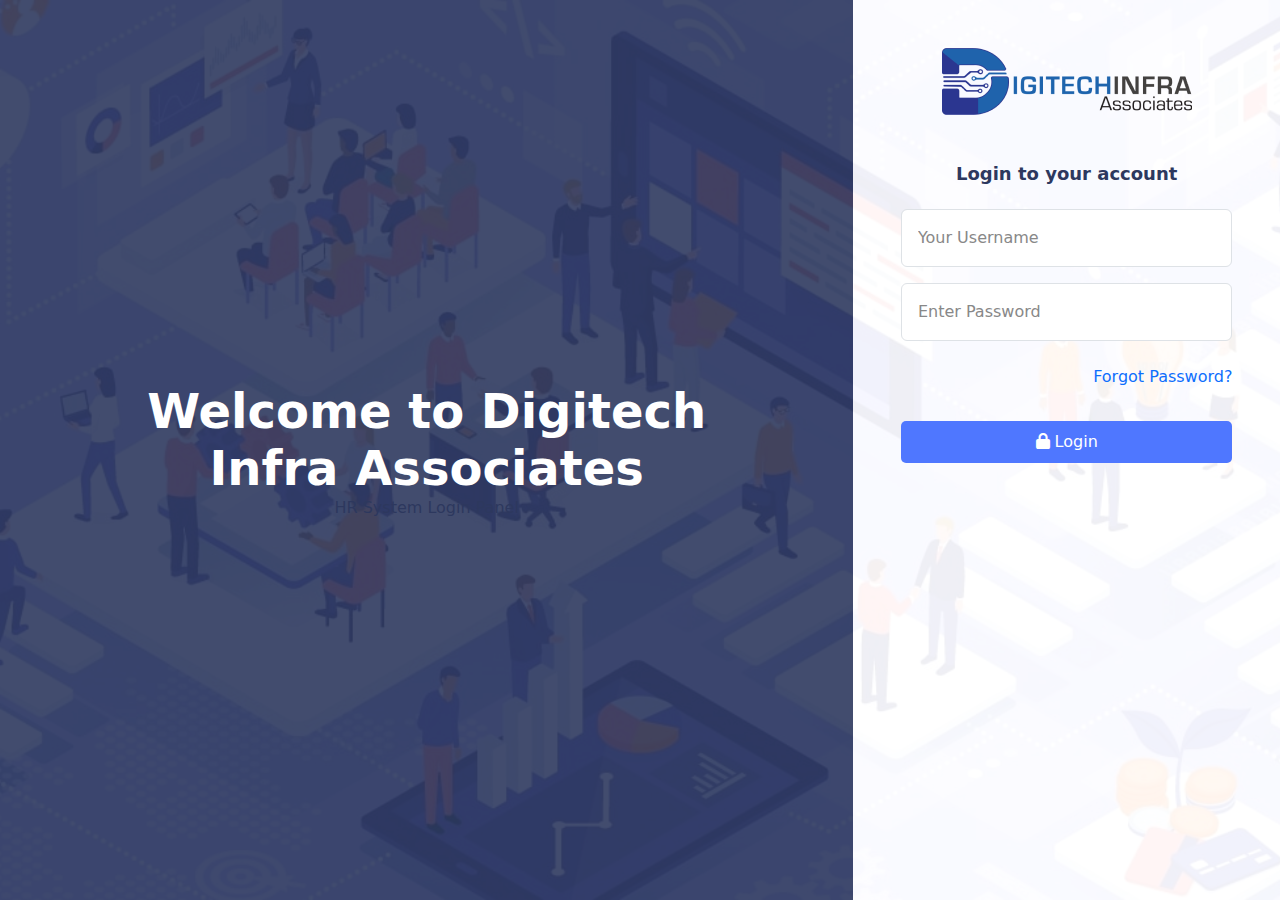
<file: 4-hrms/index.html>
<!DOCTYPE html>
<html lang="en">
<head>
    <meta charset="UTF-8">
    <meta name="viewport" content="width=device-width, initial-scale=1.0">
    <link rel="shortcut icon" href="./images/favicon.png" type="image/x-icon">
    <link rel="stylesheet" href="https://cdnjs.cloudflare.com/ajax/libs/font-awesome/6.0.0/css/all.min.css">
    <link href="https://cdn.jsdelivr.net/npm/bootstrap@5.3.3/dist/css/bootstrap.min.css" rel="stylesheet" integrity="sha384-QWTKZyjpPEjISv5WaRU9OFeRpok6YctnYmDr5pNlyT2bRjXh0JMhjY6hW+ALEwIH" crossorigin="anonymous">
    <link rel="stylesheet" href="style.css">
    <title>HRMS - Digitech Infra Associates | Log in</title>
</head>
<body class="login"> 
    <section class="container-fluid login-page">
        <div class="row h-100-vh">
            <div class="col-md-4 col-lg-7 col-xl-8 bg-90 d-none d-md-block">
                <div class="row align-items-center text-center text-white h-100">
                    <div class="col-xl-10 mx-auto">
                        <h1 class="display-5 fw-bold text-white">Welcome to Digitech Infra Associates</h1>
                        <h6>HR System Login Panel</h6>

                    </div>
                </div>
            </div>
            <div class="col-md-8 col-lg-5 col-xl-4 bg-white-90 text-center order-first order-lg-last">
                <div class="login-logo my-5">
                    <img src="./images/signin_logo.webp" alt="digitech logo" class="img-fluid">
                </div>
                <h4 class="fw-bold">Login to your account</h2>
                <div class="row">
                    <div class="col-12 col-sm-10 mx-auto">
                        <form class="d-flex flex-column m-3 mx-auto" action="dashboard.html">
                            <input type="text" id="username" class="form-control p-3 my-2" aria-labelledby="username" aria-described-by="inputGroup-sizing-lg" placeholder="Your Username" aria-required="true" required>
                            <input type="password" id="password" class="form-control p-3 my-2" aria-labelledby="password" aria-described-by="inputGroup-sizing-lg" placeholder="Enter Password" aria-required="true" required>
                        
                            <a href="" class="link-primary link-underline-opacity-0 ms-auto my-3">Forgot Password?</a>
                            <button class="btn btn-custom py-2 my-3" aria-described-by="inputGroup-sizing-lg"><i class="fa-solid fa-lock"></i> Login</button>
                        </form>
                    </div>
                </div>
            </div>
        </div>
    </section>
    

    <script src="https://cdn.jsdelivr.net/npm/bootstrap@5.3.3/dist/js/bootstrap.bundle.min.js" integrity="sha384-YvpcrYf0tY3lHB60NNkmXc5s9fDVZLESaAA55NDzOxhy9GkcIdslK1eN7N6jIeHz" crossorigin="anonymous"></script>
</body>
</html>
</file>
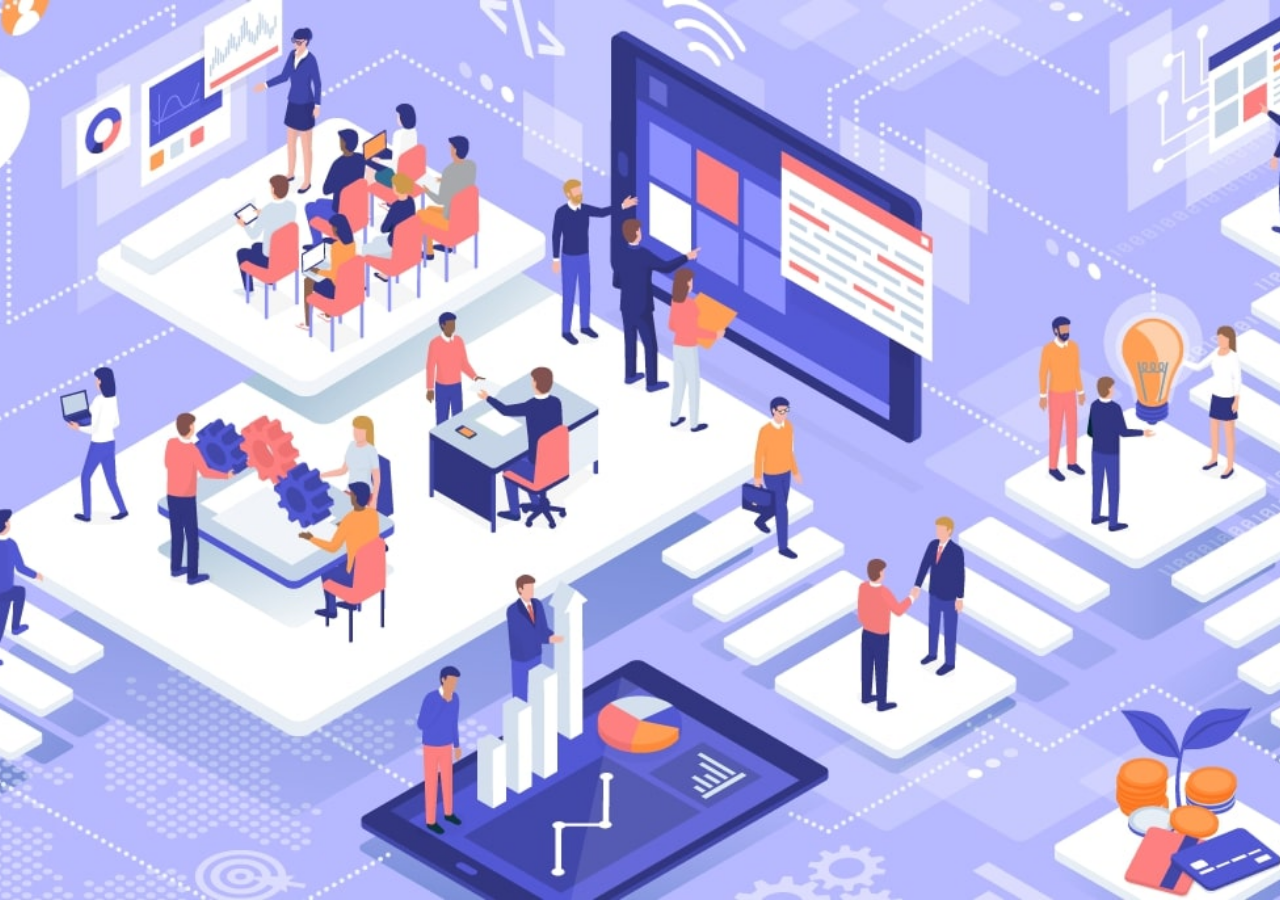
<file: 5-hrms-admin/index.html>
<!DOCTYPE html>
<html lang="en">

<head>
    <meta charset="UTF-8">
    <meta name="viewport" content="width=device-width, initial-scale=1.0">
    <link rel="shortcut icon" href="./images/favicon.png" type="image/x-icon">
    <link rel="stylesheet" href="https://cdnjs.cloudflare.com/ajax/libs/font-awesome/6.0.0/css/all.min.css">
    <link href="https://cdn.jsdelivr.net/npm/bootstrap@5.3.3/dist/css/bootstrap.min.css" rel="stylesheet"
        integrity="sha384-QWTKZyjpPEjISv5WaRU9OFeRpok6YctnYmDr5pNlyT2bRjXh0JMhjY6hW+ALEwIH" crossorigin="anonymous">
    <link rel="stylesheet" href="style.css">
    <link rel="stylesheet" href="login.css">
    <title>HRMS - Digitech Infra Associates | Log in</title>
</head>

<body>
    <div class="login-wrapper bg-white shadow-lg d-flex flex-column align-items-stretch">
        <div class="logo-wrapper d-flex justify-content-center">
            <img src="./images/signin_logo.webp" alt="" class="logo">
        </div>
        <p class="login-text">Login with Digitech Infra Associates</p>
        <form action="dashboard.html">
            <div class="input-group">
                <input type="text" class="form-control form-control-sm rounded-0 login-input"
                    placeholder="Your Username" aria-label="Username" required>
                    <i class="fa-solid fa-envelope"></i>
            </div>
            <div class="input-group">
                <input type="password" class="form-control form-control-sm rounded-0 login-input"
                    placeholder="Enter Password" aria-label="Password" required>
                    <i class="fa-solid fa-lock"></i>
            </div>
            <div class="d-flex justify-content-between flex-wrap">
                <a href="#" class="">Forgot Password?</a>
                <button type="submit" class="btn-custom"><i class="fa-solid fa-unlock"></i> Login</button>
            </div>
        </form>
        <hr>
        <p class="copyright">2024 © Digitech Infra Associates</p>
    </div>

    <script src="https://cdn.jsdelivr.net/npm/bootstrap@5.3.3/dist/js/bootstrap.bundle.min.js" integrity="sha384-YvpcrYf0tY3lHB60NNkmXc5s9fDVZLESaAA55NDzOxhy9GkcIdslK1eN7N6jIeHz" crossorigin="anonymous"></script>
</body>

</html>
</file>
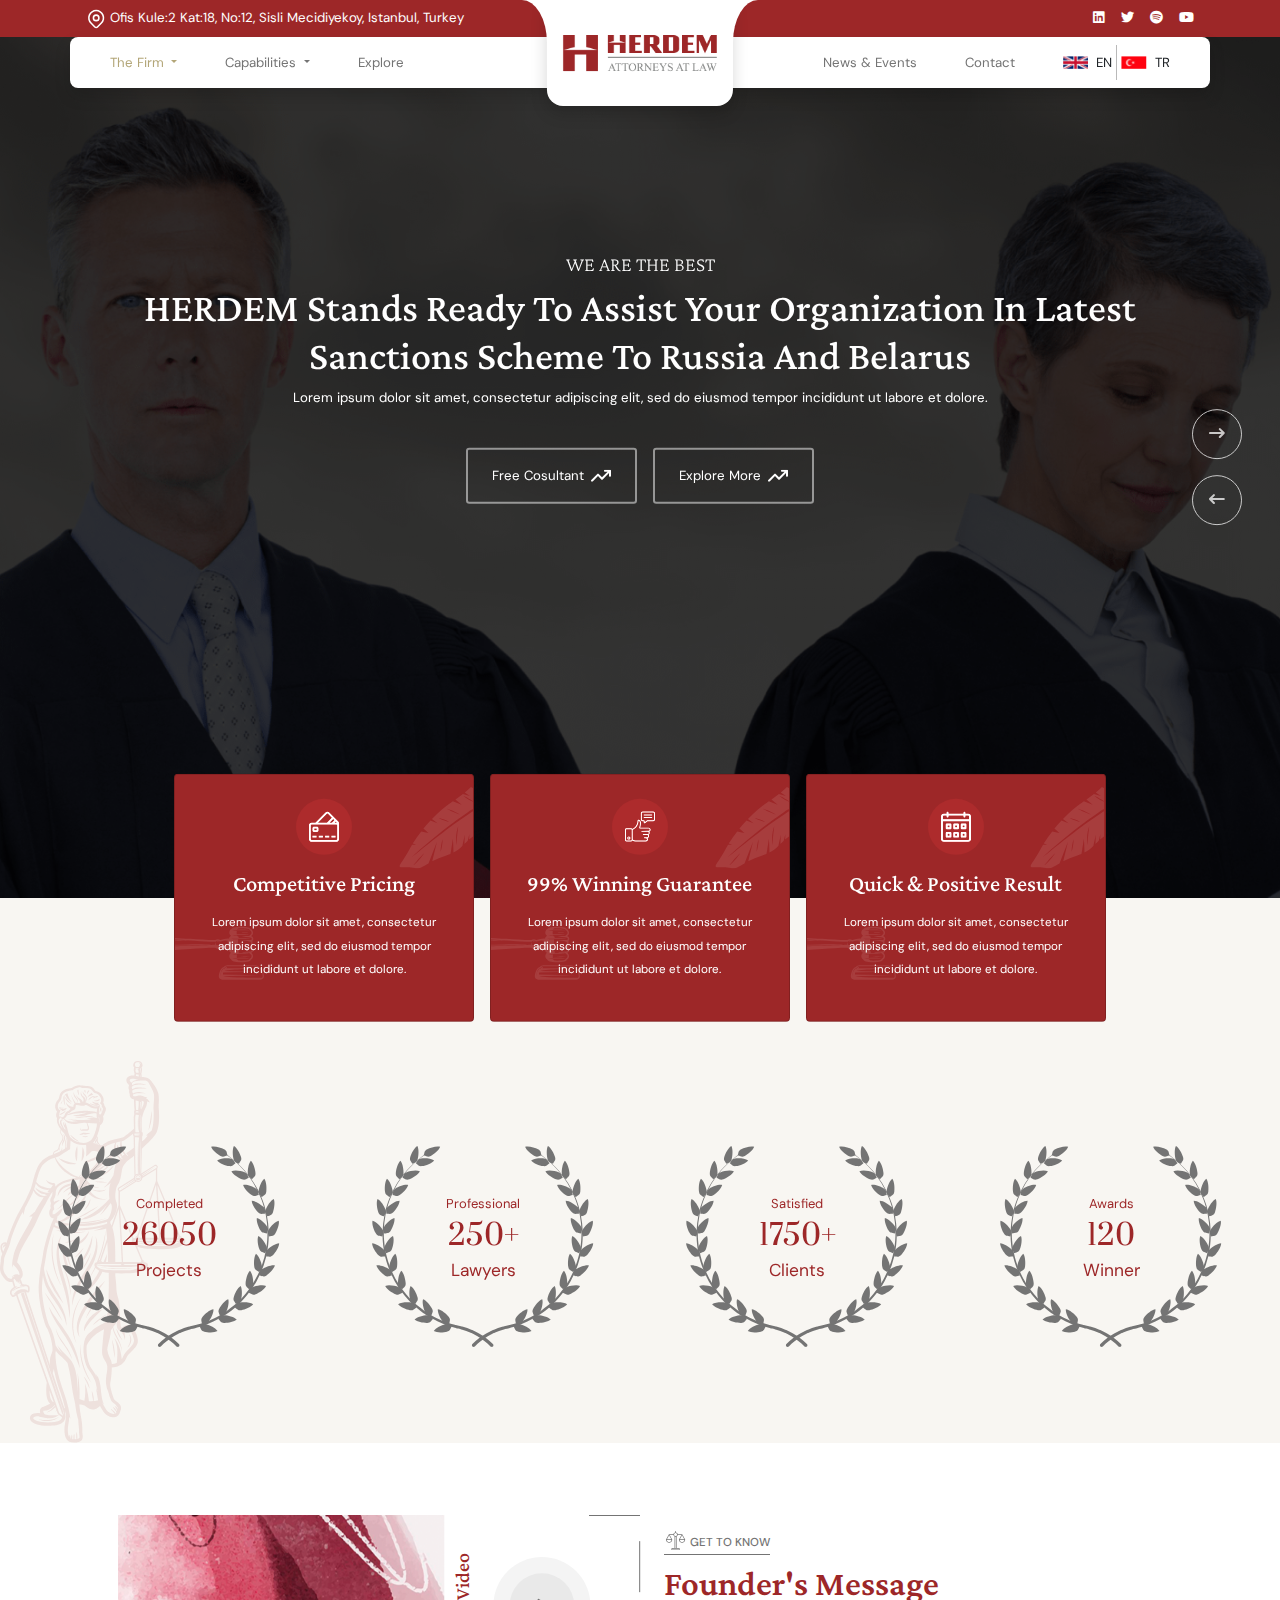
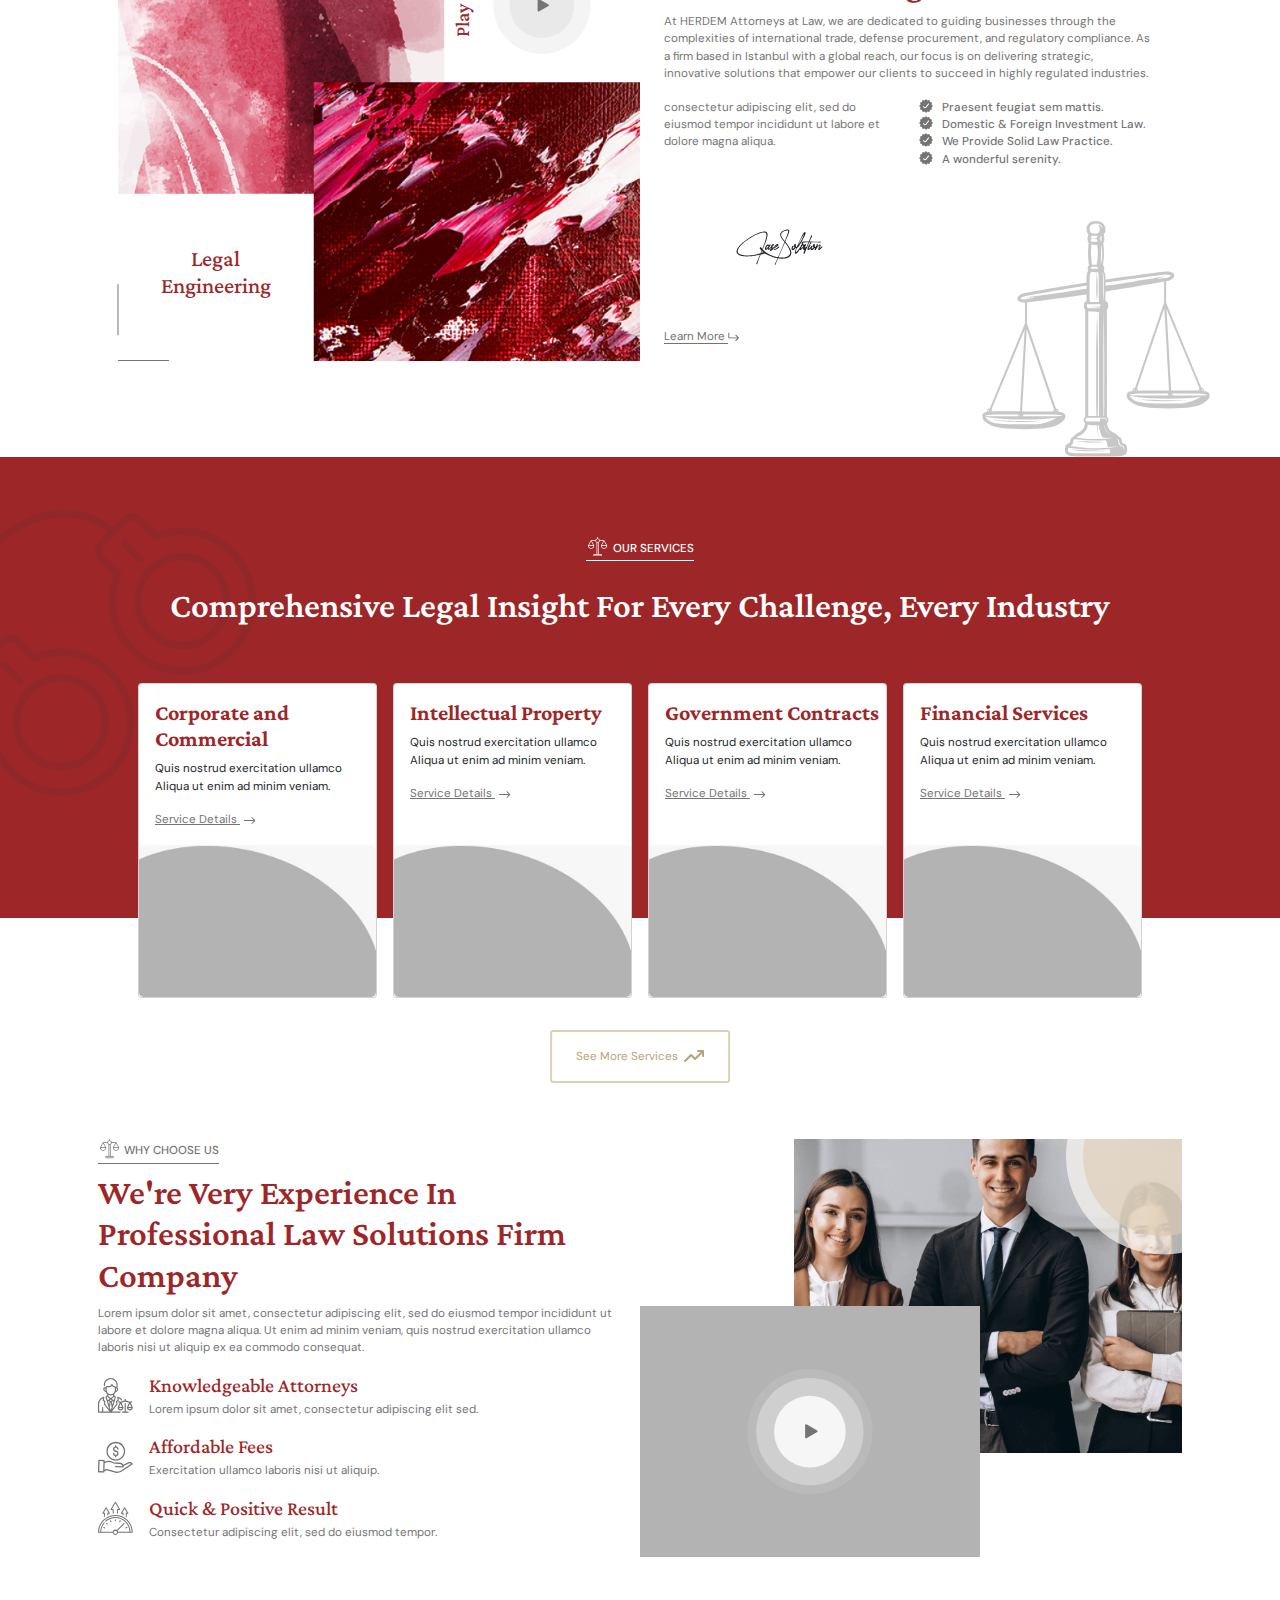
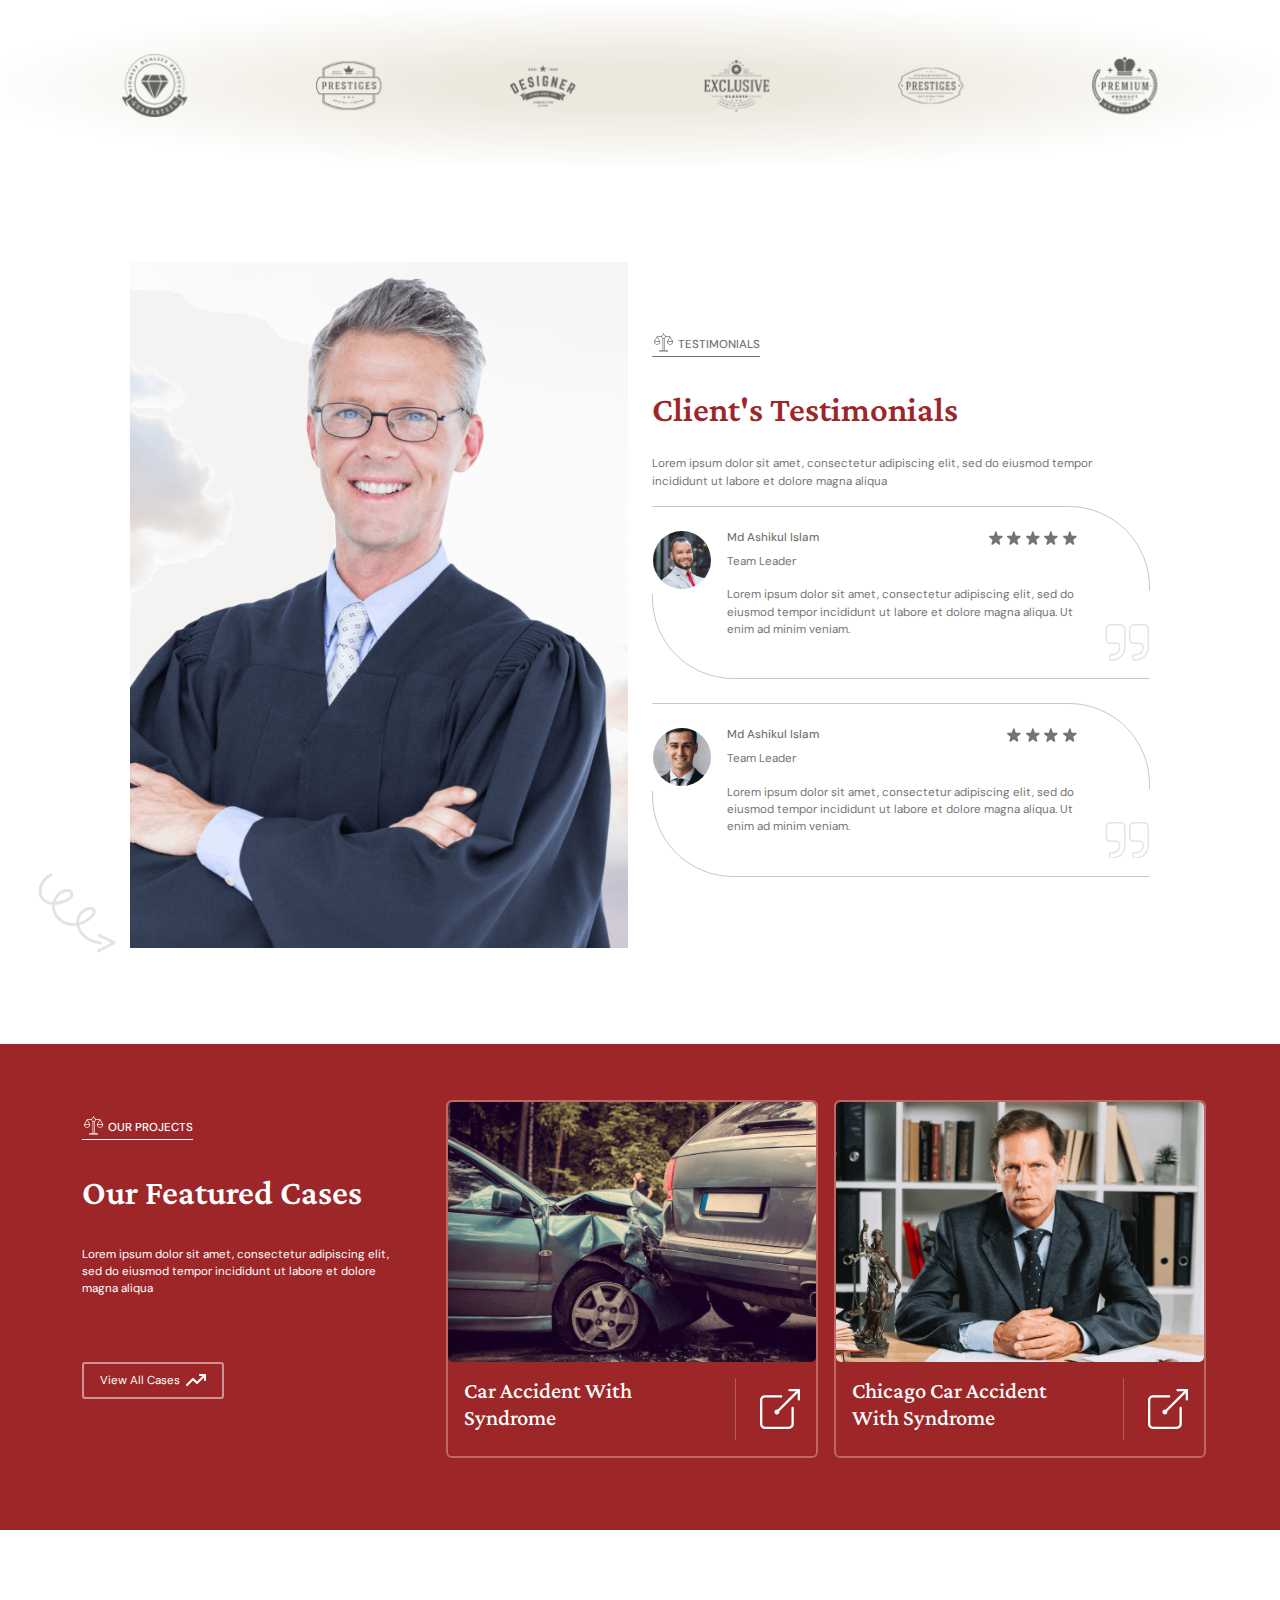
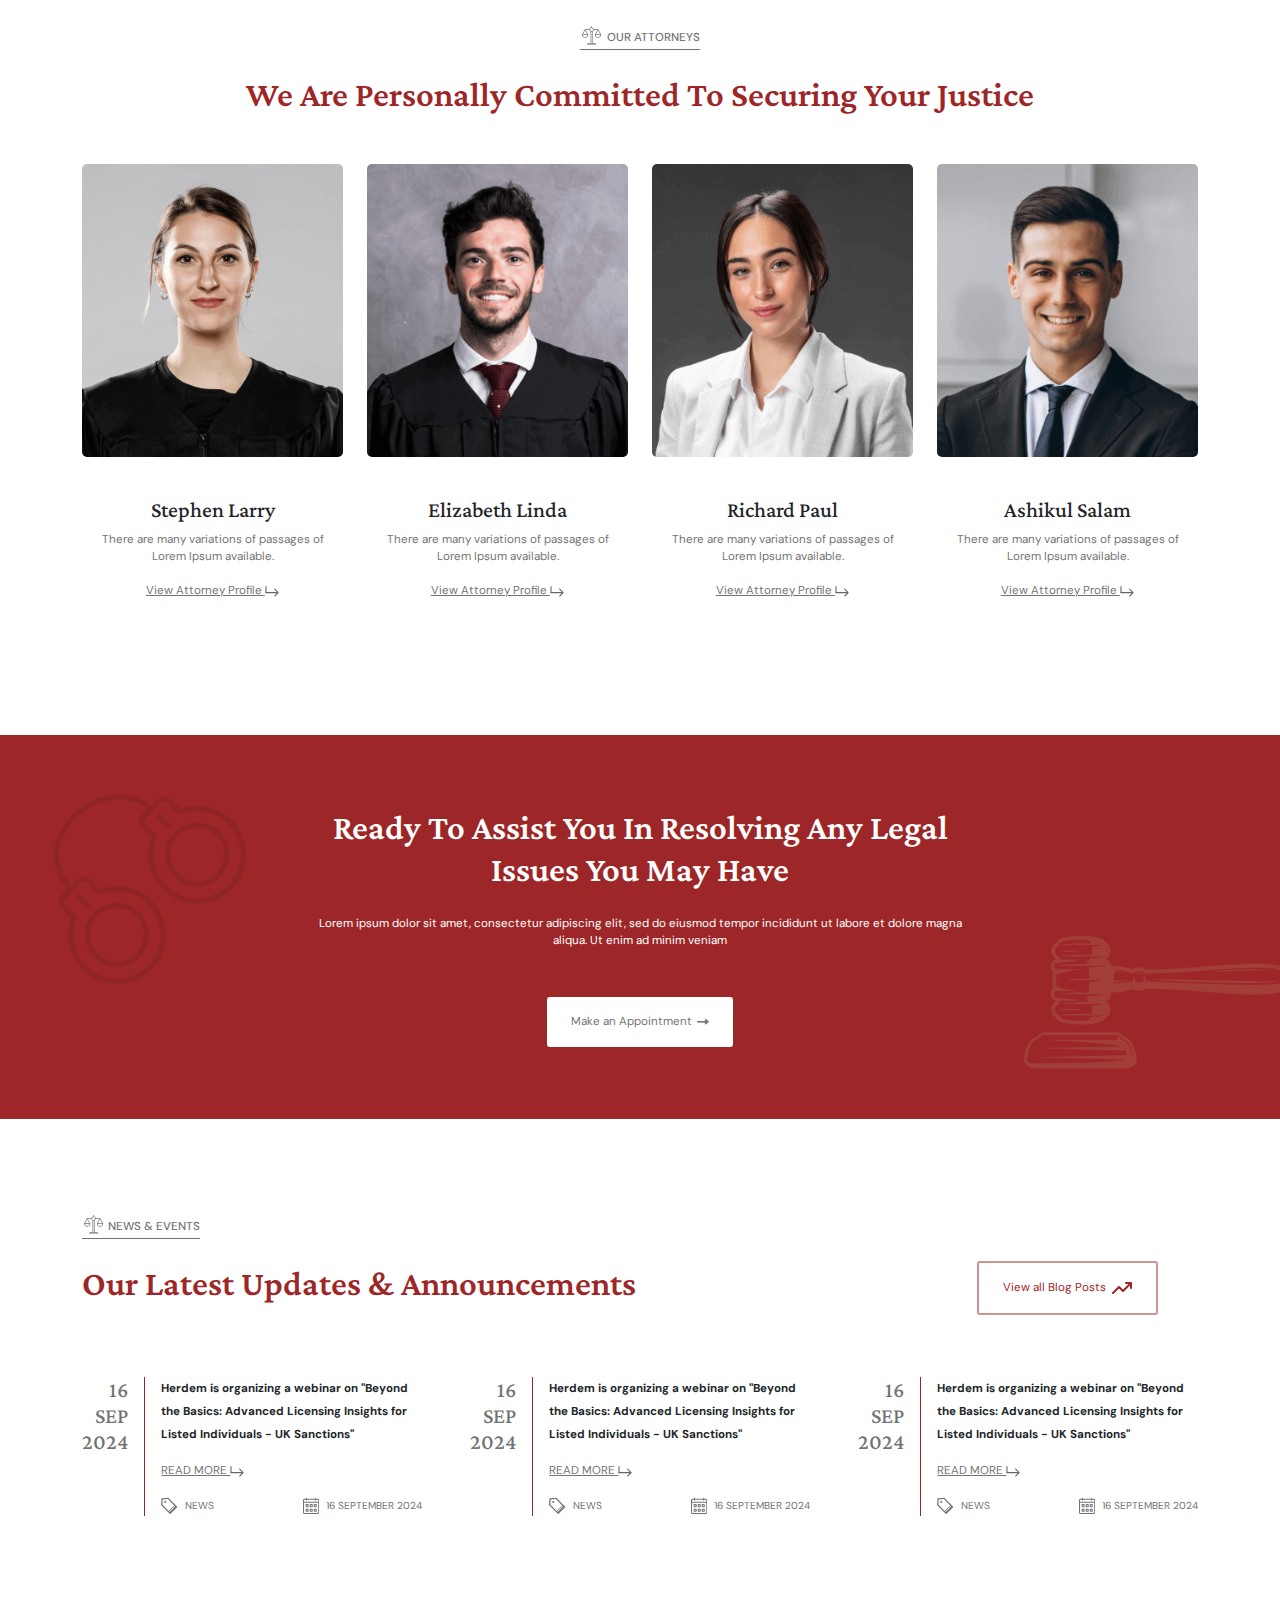
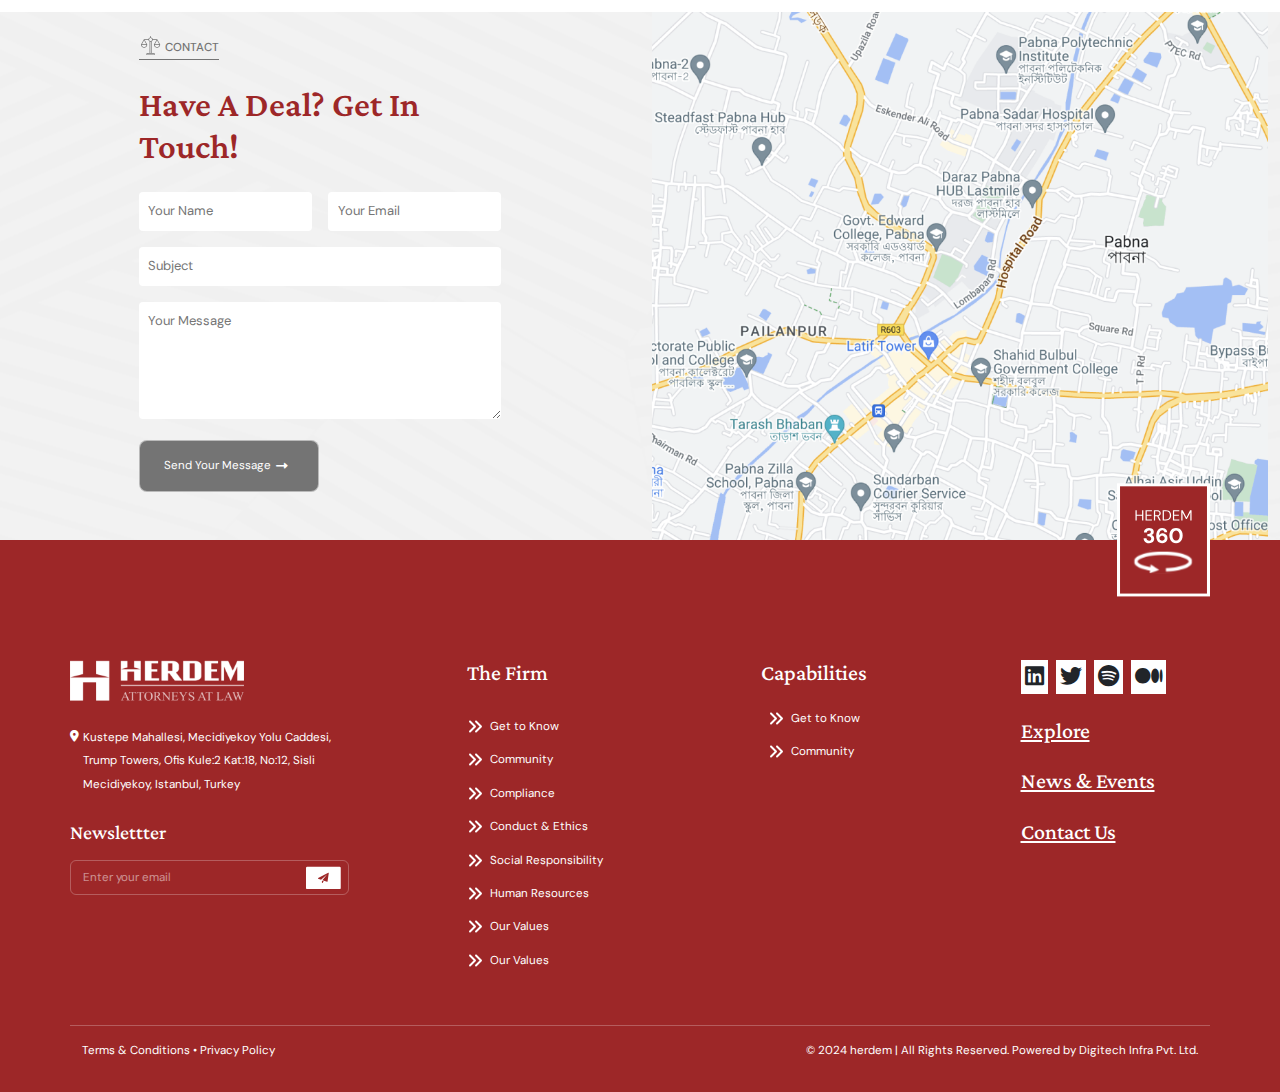
<file: 6-herdem-home/index.html>
<!DOCTYPE html>
<html lang="en">

<head>
    <meta charset="UTF-8">
    <meta name="viewport" content="width=device-width, initial-scale=1.0">
    <link rel="shortcut icon" href="favicon.ico" type="image/x-icon">
    <link rel="stylesheet" href="https://cdnjs.cloudflare.com/ajax/libs/font-awesome/6.0.0/css/all.min.css">
    <link rel="preconnect" href="https://fonts.googleapis.com">
    <link rel="preconnect" href="https://fonts.gstatic.com" crossorigin>
    <link href="https://fonts.googleapis.com/css2?family=Crimson+Pro:ital,wght@0,200..900;1,200..900&family=DM+Sans:ital,opsz,wght@0,9..40,100..1000;1,9..40,100..1000&family=Prata&display=swap" rel="stylesheet">
    <link href="https://cdn.jsdelivr.net/npm/bootstrap@5.3.3/dist/css/bootstrap.min.css" rel="stylesheet"
        integrity="sha384-QWTKZyjpPEjISv5WaRU9OFeRpok6YctnYmDr5pNlyT2bRjXh0JMhjY6hW+ALEwIH" crossorigin="anonymous">
    <link rel="stylesheet" href="style.css">
    <title>HERDEM | Attorneys At Law</title>
</head>

<body>
    <!-- Hero & Header -->
    <section class="hero-area container-fluid fs-7">
        <div class="row">
            <header class="px-0 position-relative z-3">
                <div class="top-bar-wrapper d-flex justify-content-center align-content-center bg-primary text-secondary">
                    <div class="container-lg px-2 px-sm-3 top-bar d-flex flex-wrap align-content-center justify-content-between">
                        <p class="location my-2">
                            <svg class="svg-fs-1-half" viewBox="0 0 16 19" fill="none" xmlns="http://www.w3.org/2000/svg">
                                <path
                                    d="M8.21973 11.1291C9.66947 11.1291 10.8447 9.9539 10.8447 8.50415C10.8447 7.0544 9.66947 5.87915 8.21973 5.87915C6.76998 5.87915 5.59473 7.0544 5.59473 8.50415C5.59473 9.9539 6.76998 11.1291 8.21973 11.1291Z"
                                    stroke="white" stroke-width="1.5" stroke-linecap="round" stroke-linejoin="round" />
                                <path
                                    d="M13.1701 13.454L9.45746 17.1666C9.12933 17.4944 8.68447 17.6786 8.22065 17.6786C7.75683 17.6786 7.31198 17.4944 6.98384 17.1666L3.27034 13.454C2.29141 12.475 1.62476 11.2277 1.35469 9.86989C1.08463 8.51203 1.22327 7.10459 1.7531 5.82552C2.28292 4.54646 3.18013 3.45324 4.33126 2.68408C5.4824 1.91493 6.83576 1.50439 8.22021 1.50439C9.60467 1.50439 10.958 1.91493 12.1092 2.68408C13.2603 3.45324 14.1575 4.54646 14.6873 5.82552C15.2172 7.10459 15.3558 8.51203 15.0857 9.86989C14.8157 11.2277 14.149 12.475 13.1701 13.454V13.454Z"
                                    stroke="white" stroke-width="1.5" stroke-linecap="round" stroke-linejoin="round" />
                            </svg>
                            Ofis Kule:2 Kat:18, No:12, Sisli Mecidiyekoy, Istanbul, Turkey
                        </p>
                        <div class="socials d-none d-sm-flex align-items-center gap-3">
                            <a href="" class=""><i class="fa-brands fa-linkedin text-secondary text-hover-active"></i></a>
                            <a href="" class=""><i class="fa-brands fa-twitter text-secondary text-hover-active"></i></a>
                            <a href="" class=""><i class="fa-brands fa-spotify text-secondary text-hover-active"></i></a>
                            <a href="" class=""><i class="fa-brands fa-youtube text-secondary text-hover-active"></i></a>
                        </div>
                    </div>
                </div>
                <nav class="container-lg nav navbar-expand-md menu shadow position-absolute top-100 start-50 translate-middle-x bg-secondary rounded-3 py-2 px-3">
                    <img src="./images/logo.png" alt="Herdem Logo" class="herdem-logo-1 img-fluid d-block d-lg-none">
                    <button class="navbar-toggler ms-auto" type="button" data-bs-toggle="collapse" data-bs-target="#headerMenu" aria-controls="headerMenu" aria-expanded="false" aria-label="Toggle navigation">
                        <i class="fa-solid fa-bars fs-5 text-accent text-hover-active"></i>
                    </button>
                    <div class="collapse navbar-collapse justify-content-end justify-content-lg-between gap-2 px-lg-2 px-xl-4 text-accent" id="headerMenu">
                        <ul class="navbar-nav align-items-center gap-md-2 gap-lg-5">
                            <li class="nav-item">
                                <a href="#firmDropdown" class="nav-link dropdown-toggle active text-if-active text-hover-active text-accent text-center text-md-start" aria-current="page" role="button" aria-expanded="false" data-bs-toggle="collapse" aria-controls="firmDropdown">
                                    The Firm
                                </a> 
                                <!-- A dropdown I made with bootstrap collapse because of it's default animation -->
                                <!-- In smaller screens with position static (or relative), it can behave like an accordion which would look good -->
                                <ul class="dropdown collapse list-unstyled position-absolute bg-secondary z-2 fs-7 text-accent rounded-2 border border-dark border-opacity-25" id="firmDropdown">
                                    <li><a class="dropdown-item py-1 pt-3 px-3 text-hover-active" href="#">Action</a></li>
                                    <li><a class="dropdown-item py-1 px-3 text-hover-active" href="#">Another action</a></li>
                                    <li><hr class="dropdown-divider my-2 border border-1 border-secondary-subtle border-opacity-25"></li>
                                    <li><a class="dropdown-item py-1 pb-3 px-3 text-hover-active" href="#">Something else here</a></li>
                                </ul>
                            </li>
                            <li class="nav-item">
                                <a class="nav-link dropdown-toggle text-if-active text-hover-active text-accent text-center text-md-start" role="button" data-bs-toggle="dropdown" aria-expanded="false">
                                    Capabilities
                                </a> 
                                <!-- Bootstrap's prebuilt dropdowwn with no animation -->
                                <ul class="dropdown-menu">
                                    <li><a class="dropdown-item text-center text-md-start text-hover-active" href="#">Action</a></li>
                                    <li><a class="dropdown-item text-center text-md-start text-hover-active" href="#">Another action</a></li>
                                    <li><hr class="dropdown-divider"></li>
                                    <li><a class="dropdown-item text-center text-md-start text-hover-active" href="#">Something else here</a></li>
                                </ul>
                            </li>
                            <li class="nav-item text-if-active text-hover-active text-accent">
                                <a class="nav-link text-center text-md-start" href="#">Explore</a>
                            </li>
                        </ul>
                        <ul class="navbar-nav align-items-center gap-md-2 gap-lg-5">
                            <li class="nav-item">
                                <a class="nav-link text-if-active text-hover-active text-accent text-center text-md-start" href="#">News & Events</a>
                            </li>
                            <li class="nav-item">
                                <a class="nav-link text-if-active text-hover-active text-accent text-center text-md-start" href="#">Contact</a>
                            </li>
                            <li class="nav-item text-center text-md-start">
                                <div class="language-group d-flex h-50 align-items-center gap-1">
                                    <a class="nav-link d-flex align-items-center gap-2 text-dark" href="#"><img src="./images/flag-gb.svg" alt="">EN</a>
                                    <div class="vr opacity-50"></div>
                                    <a class="nav-link d-flex align-items-center gap-2 text-dark" href="#"><img src="./images/flag-tr.svg" alt="">TR</a>
                                </div>
                            </li>
                        </ul>
                    </div>
                </nav>
                <div class="logo-wrapper shadow d-none d-lg-flex align-items-center position-absolute top-0 start-50 translate-middle-x bg-secondary py-2 px-3 rounded-bottom-4">
                    <a href='#' class="logo position-relative z-2" role="button">
                        <img src="./images/logo.png" alt="Herdem Logo" class="herdem-logo-2 img-fluid">
                    </a>
                </div>
            </header>    
            <div class="slider px-0">
                <div id="slider" class="carousel slide h-100 position-relative">
                    <div class="carousel-inner h-100">
                        <div class="carousel-item active h-100">
                            <img src="./images/carousel1.png" class="d-block object-fit-cover h-100 w-100 slider-image" alt="Lawyers standing">
                            <div class="container carousel-caption d-flex flex-column px-1 px-md-5 px-lg-0 pt-0 top-50 end-0 bottom-0 start-50 translate-middle">
                                <h5 class="text-uppercase fw-lighter">We are the best</h5>    
                                <h1 class="">HERDEM Stands Ready To Assist Your Organization In Latest Sanctions Scheme To Russia And Belarus</h1>
                                <p>Lorem ipsum dolor sit amet, consectetur adipiscing elit, sed do eiusmod tempor incididunt ut labore et dolore.</p>
                                <div class="button-wrapper d-flex gap-3 justify-content-center pt-1 pt-sm-2 pt-md-4">
                                    <button class="button-1 text-secondary text-hover-accent bg-hover-secondary py-1 px-2 py-sm-2 px-sm-3 py-md-3 px-md-4">Free Cosultant
                                        <svg class="svg-secondary" width="20" height="12" viewBox="0 0 20 12" fill="none" xmlns="http://www.w3.org/2000/svg">
                                            <path d="M19.926 0.61707C19.8246 0.372721 19.6304 0.178545 19.386 0.0770702C19.2658 0.0258293 19.1367 -0.0013497 19.006 -0.00292969H14.006C13.7408 -0.00292969 13.4865 0.102427 13.2989 0.289964C13.1114 0.4775 13.006 0.731854 13.006 0.99707C13.006 1.26229 13.1114 1.51664 13.2989 1.70418C13.4865 1.89171 13.7408 1.99707 14.006 1.99707H16.596L11.006 7.58707L7.71604 4.28707C7.62308 4.19334 7.51248 4.11895 7.39062 4.06818C7.26876 4.01741 7.13805 3.99127 7.00604 3.99127C6.87403 3.99127 6.74332 4.01741 6.62147 4.06818C6.49961 4.11895 6.38901 4.19334 6.29604 4.28707L0.296042 10.2871C0.202314 10.38 0.12792 10.4906 0.0771511 10.6125C0.0263824 10.7344 0.000244141 10.8651 0.000244141 10.9971C0.000244141 11.1291 0.0263824 11.2598 0.0771511 11.3816C0.12792 11.5035 0.202314 11.6141 0.296042 11.7071C0.389005 11.8008 0.499607 11.8752 0.621466 11.926C0.743325 11.9767 0.874031 12.0029 1.00604 12.0029C1.13805 12.0029 1.26876 11.9767 1.39062 11.926C1.51248 11.8752 1.62308 11.8008 1.71604 11.7071L7.00604 6.40707L10.296 9.70707C10.389 9.8008 10.4996 9.87519 10.6215 9.92596C10.7433 9.97673 10.874 10.0029 11.006 10.0029C11.1381 10.0029 11.2688 9.97673 11.3906 9.92596C11.5125 9.87519 11.6231 9.8008 11.716 9.70707L18.006 3.40707V5.99707C18.006 6.26229 18.1114 6.51664 18.2989 6.70418C18.4865 6.89171 18.7408 6.99707 19.006 6.99707C19.2713 6.99707 19.5256 6.89171 19.7132 6.70418C19.9007 6.51664 20.006 6.26229 20.006 5.99707V0.99707C20.0045 0.866393 19.9773 0.737293 19.926 0.61707Z" fill=""/>
                                        </svg>
                                    </button>
                                    <button class="button-1 text-secondary text-hover-accent bg-hover-secondary py-1 px-2 py-sm-2 px-sm-3 py-md-3 px-md-4">Explore More
                                        <svg class="svg-secondary" width="20" height="12" viewBox="0 0 20 12" fill="none" xmlns="http://www.w3.org/2000/svg">
                                            <path d="M19.926 0.61707C19.8246 0.372721 19.6304 0.178545 19.386 0.0770702C19.2658 0.0258293 19.1367 -0.0013497 19.006 -0.00292969H14.006C13.7408 -0.00292969 13.4865 0.102427 13.2989 0.289964C13.1114 0.4775 13.006 0.731854 13.006 0.99707C13.006 1.26229 13.1114 1.51664 13.2989 1.70418C13.4865 1.89171 13.7408 1.99707 14.006 1.99707H16.596L11.006 7.58707L7.71604 4.28707C7.62308 4.19334 7.51248 4.11895 7.39062 4.06818C7.26876 4.01741 7.13805 3.99127 7.00604 3.99127C6.87403 3.99127 6.74332 4.01741 6.62147 4.06818C6.49961 4.11895 6.38901 4.19334 6.29604 4.28707L0.296042 10.2871C0.202314 10.38 0.12792 10.4906 0.0771511 10.6125C0.0263824 10.7344 0.000244141 10.8651 0.000244141 10.9971C0.000244141 11.1291 0.0263824 11.2598 0.0771511 11.3816C0.12792 11.5035 0.202314 11.6141 0.296042 11.7071C0.389005 11.8008 0.499607 11.8752 0.621466 11.926C0.743325 11.9767 0.874031 12.0029 1.00604 12.0029C1.13805 12.0029 1.26876 11.9767 1.39062 11.926C1.51248 11.8752 1.62308 11.8008 1.71604 11.7071L7.00604 6.40707L10.296 9.70707C10.389 9.8008 10.4996 9.87519 10.6215 9.92596C10.7433 9.97673 10.874 10.0029 11.006 10.0029C11.1381 10.0029 11.2688 9.97673 11.3906 9.92596C11.5125 9.87519 11.6231 9.8008 11.716 9.70707L18.006 3.40707V5.99707C18.006 6.26229 18.1114 6.51664 18.2989 6.70418C18.4865 6.89171 18.7408 6.99707 19.006 6.99707C19.2713 6.99707 19.5256 6.89171 19.7132 6.70418C19.9007 6.51664 20.006 6.26229 20.006 5.99707V0.99707C20.0045 0.866393 19.9773 0.737293 19.926 0.61707Z" fill=""/>
                                        </svg>
                                    </button>
                                </div>
                            </div>
                        </div>
                        <div class="carousel-item h-100">
                            <img src="./images/carousel1.png" class="d-block object-fit-cover h-100 w-100 slider-image" alt="Lawyers standing">
                            <div class="container carousel-caption d-flex flex-column px-1 px-md-5 px-lg-0 pt-0 top-50 end-0 bottom-0 start-50 translate-middle">
                                <h5 class="text-uppercase fw-lighter">We are the best</h5>    
                                <h1 class="">HERDEM Stands Ready To Assist Your Organization In Latest Sanctions Scheme To Russia And Belarus</h1>
                                <p>Lorem ipsum dolor sit amet, consectetur adipiscing elit, sed do eiusmod tempor incididunt ut labore et dolore.</p>
                                <div class="button-wrapper d-flex gap-3 justify-content-center pt-1 pt-sm-2 pt-md-4">
                                    <button class="button-1 text-secondary text-hover-accent bg-hover-secondary py-1 px-2 py-sm-2 px-sm-3 py-md-3 px-md-4">Free Cosultant
                                        <svg class="svg-secondary" width="20" height="12" viewBox="0 0 20 12" fill="none" xmlns="http://www.w3.org/2000/svg">
                                            <path d="M19.926 0.61707C19.8246 0.372721 19.6304 0.178545 19.386 0.0770702C19.2658 0.0258293 19.1367 -0.0013497 19.006 -0.00292969H14.006C13.7408 -0.00292969 13.4865 0.102427 13.2989 0.289964C13.1114 0.4775 13.006 0.731854 13.006 0.99707C13.006 1.26229 13.1114 1.51664 13.2989 1.70418C13.4865 1.89171 13.7408 1.99707 14.006 1.99707H16.596L11.006 7.58707L7.71604 4.28707C7.62308 4.19334 7.51248 4.11895 7.39062 4.06818C7.26876 4.01741 7.13805 3.99127 7.00604 3.99127C6.87403 3.99127 6.74332 4.01741 6.62147 4.06818C6.49961 4.11895 6.38901 4.19334 6.29604 4.28707L0.296042 10.2871C0.202314 10.38 0.12792 10.4906 0.0771511 10.6125C0.0263824 10.7344 0.000244141 10.8651 0.000244141 10.9971C0.000244141 11.1291 0.0263824 11.2598 0.0771511 11.3816C0.12792 11.5035 0.202314 11.6141 0.296042 11.7071C0.389005 11.8008 0.499607 11.8752 0.621466 11.926C0.743325 11.9767 0.874031 12.0029 1.00604 12.0029C1.13805 12.0029 1.26876 11.9767 1.39062 11.926C1.51248 11.8752 1.62308 11.8008 1.71604 11.7071L7.00604 6.40707L10.296 9.70707C10.389 9.8008 10.4996 9.87519 10.6215 9.92596C10.7433 9.97673 10.874 10.0029 11.006 10.0029C11.1381 10.0029 11.2688 9.97673 11.3906 9.92596C11.5125 9.87519 11.6231 9.8008 11.716 9.70707L18.006 3.40707V5.99707C18.006 6.26229 18.1114 6.51664 18.2989 6.70418C18.4865 6.89171 18.7408 6.99707 19.006 6.99707C19.2713 6.99707 19.5256 6.89171 19.7132 6.70418C19.9007 6.51664 20.006 6.26229 20.006 5.99707V0.99707C20.0045 0.866393 19.9773 0.737293 19.926 0.61707Z" fill=""/>
                                        </svg>
                                    </button>
                                    <button class="button-1 text-secondary text-hover-accent bg-hover-secondary py-1 px-2 py-sm-2 px-sm-3 py-md-3 px-md-4">Explore More
                                        <svg class="svg-secondary" width="20" height="12" viewBox="0 0 20 12" fill="none" xmlns="http://www.w3.org/2000/svg">
                                            <path d="M19.926 0.61707C19.8246 0.372721 19.6304 0.178545 19.386 0.0770702C19.2658 0.0258293 19.1367 -0.0013497 19.006 -0.00292969H14.006C13.7408 -0.00292969 13.4865 0.102427 13.2989 0.289964C13.1114 0.4775 13.006 0.731854 13.006 0.99707C13.006 1.26229 13.1114 1.51664 13.2989 1.70418C13.4865 1.89171 13.7408 1.99707 14.006 1.99707H16.596L11.006 7.58707L7.71604 4.28707C7.62308 4.19334 7.51248 4.11895 7.39062 4.06818C7.26876 4.01741 7.13805 3.99127 7.00604 3.99127C6.87403 3.99127 6.74332 4.01741 6.62147 4.06818C6.49961 4.11895 6.38901 4.19334 6.29604 4.28707L0.296042 10.2871C0.202314 10.38 0.12792 10.4906 0.0771511 10.6125C0.0263824 10.7344 0.000244141 10.8651 0.000244141 10.9971C0.000244141 11.1291 0.0263824 11.2598 0.0771511 11.3816C0.12792 11.5035 0.202314 11.6141 0.296042 11.7071C0.389005 11.8008 0.499607 11.8752 0.621466 11.926C0.743325 11.9767 0.874031 12.0029 1.00604 12.0029C1.13805 12.0029 1.26876 11.9767 1.39062 11.926C1.51248 11.8752 1.62308 11.8008 1.71604 11.7071L7.00604 6.40707L10.296 9.70707C10.389 9.8008 10.4996 9.87519 10.6215 9.92596C10.7433 9.97673 10.874 10.0029 11.006 10.0029C11.1381 10.0029 11.2688 9.97673 11.3906 9.92596C11.5125 9.87519 11.6231 9.8008 11.716 9.70707L18.006 3.40707V5.99707C18.006 6.26229 18.1114 6.51664 18.2989 6.70418C18.4865 6.89171 18.7408 6.99707 19.006 6.99707C19.2713 6.99707 19.5256 6.89171 19.7132 6.70418C19.9007 6.51664 20.006 6.26229 20.006 5.99707V0.99707C20.0045 0.866393 19.9773 0.737293 19.926 0.61707Z" fill=""/>
                                        </svg>
                                    </button>
                                </div>
                            </div>
                        </div>
                        <div class="carousel-item h-100">
                            <img src="./images/carousel1.png" class="d-block object-fit-cover h-100 w-100 slider-image" alt="Lawyers standing">
                            <div class="container carousel-caption d-flex flex-column px-1 px-md-5 px-lg-0 pt-0 top-50 end-0 bottom-0 start-50 translate-middle">
                                <h5 class="text-uppercase fw-lighter">We are the best</h5>    
                                <h1 class="">HERDEM Stands Ready To Assist Your Organization In Latest Sanctions Scheme To Russia And Belarus</h1>
                                <p>Lorem ipsum dolor sit amet, consectetur adipiscing elit, sed do eiusmod tempor incididunt ut labore et dolore.</p>
                                <div class="button-wrapper d-flex gap-3 justify-content-center pt-1 pt-sm-2 pt-md-4">
                                    <button class="button-1 text-secondary text-hover-accent bg-hover-secondary py-1 px-2 py-sm-2 px-sm-3 py-md-3 px-md-4">Free Cosultant
                                        <svg class="svg-secondary" width="20" height="12" viewBox="0 0 20 12" fill="none" xmlns="http://www.w3.org/2000/svg">
                                            <path d="M19.926 0.61707C19.8246 0.372721 19.6304 0.178545 19.386 0.0770702C19.2658 0.0258293 19.1367 -0.0013497 19.006 -0.00292969H14.006C13.7408 -0.00292969 13.4865 0.102427 13.2989 0.289964C13.1114 0.4775 13.006 0.731854 13.006 0.99707C13.006 1.26229 13.1114 1.51664 13.2989 1.70418C13.4865 1.89171 13.7408 1.99707 14.006 1.99707H16.596L11.006 7.58707L7.71604 4.28707C7.62308 4.19334 7.51248 4.11895 7.39062 4.06818C7.26876 4.01741 7.13805 3.99127 7.00604 3.99127C6.87403 3.99127 6.74332 4.01741 6.62147 4.06818C6.49961 4.11895 6.38901 4.19334 6.29604 4.28707L0.296042 10.2871C0.202314 10.38 0.12792 10.4906 0.0771511 10.6125C0.0263824 10.7344 0.000244141 10.8651 0.000244141 10.9971C0.000244141 11.1291 0.0263824 11.2598 0.0771511 11.3816C0.12792 11.5035 0.202314 11.6141 0.296042 11.7071C0.389005 11.8008 0.499607 11.8752 0.621466 11.926C0.743325 11.9767 0.874031 12.0029 1.00604 12.0029C1.13805 12.0029 1.26876 11.9767 1.39062 11.926C1.51248 11.8752 1.62308 11.8008 1.71604 11.7071L7.00604 6.40707L10.296 9.70707C10.389 9.8008 10.4996 9.87519 10.6215 9.92596C10.7433 9.97673 10.874 10.0029 11.006 10.0029C11.1381 10.0029 11.2688 9.97673 11.3906 9.92596C11.5125 9.87519 11.6231 9.8008 11.716 9.70707L18.006 3.40707V5.99707C18.006 6.26229 18.1114 6.51664 18.2989 6.70418C18.4865 6.89171 18.7408 6.99707 19.006 6.99707C19.2713 6.99707 19.5256 6.89171 19.7132 6.70418C19.9007 6.51664 20.006 6.26229 20.006 5.99707V0.99707C20.0045 0.866393 19.9773 0.737293 19.926 0.61707Z" fill=""/>
                                        </svg>
                                    </button>
                                    <button class="button-1 text-secondary text-hover-accent bg-hover-secondary py-1 px-2 py-sm-2 px-sm-3 py-md-3 px-md-4">Explore More
                                        <svg class="svg-secondary" width="20" height="12" viewBox="0 0 20 12" fill="none" xmlns="http://www.w3.org/2000/svg">
                                            <path d="M19.926 0.61707C19.8246 0.372721 19.6304 0.178545 19.386 0.0770702C19.2658 0.0258293 19.1367 -0.0013497 19.006 -0.00292969H14.006C13.7408 -0.00292969 13.4865 0.102427 13.2989 0.289964C13.1114 0.4775 13.006 0.731854 13.006 0.99707C13.006 1.26229 13.1114 1.51664 13.2989 1.70418C13.4865 1.89171 13.7408 1.99707 14.006 1.99707H16.596L11.006 7.58707L7.71604 4.28707C7.62308 4.19334 7.51248 4.11895 7.39062 4.06818C7.26876 4.01741 7.13805 3.99127 7.00604 3.99127C6.87403 3.99127 6.74332 4.01741 6.62147 4.06818C6.49961 4.11895 6.38901 4.19334 6.29604 4.28707L0.296042 10.2871C0.202314 10.38 0.12792 10.4906 0.0771511 10.6125C0.0263824 10.7344 0.000244141 10.8651 0.000244141 10.9971C0.000244141 11.1291 0.0263824 11.2598 0.0771511 11.3816C0.12792 11.5035 0.202314 11.6141 0.296042 11.7071C0.389005 11.8008 0.499607 11.8752 0.621466 11.926C0.743325 11.9767 0.874031 12.0029 1.00604 12.0029C1.13805 12.0029 1.26876 11.9767 1.39062 11.926C1.51248 11.8752 1.62308 11.8008 1.71604 11.7071L7.00604 6.40707L10.296 9.70707C10.389 9.8008 10.4996 9.87519 10.6215 9.92596C10.7433 9.97673 10.874 10.0029 11.006 10.0029C11.1381 10.0029 11.2688 9.97673 11.3906 9.92596C11.5125 9.87519 11.6231 9.8008 11.716 9.70707L18.006 3.40707V5.99707C18.006 6.26229 18.1114 6.51664 18.2989 6.70418C18.4865 6.89171 18.7408 6.99707 19.006 6.99707C19.2713 6.99707 19.5256 6.89171 19.7132 6.70418C19.9007 6.51664 20.006 6.26229 20.006 5.99707V0.99707C20.0045 0.866393 19.9773 0.737293 19.926 0.61707Z" fill=""/>
                                        </svg>
                                    </button>
                                </div>
                            </div>
                        </div>
                    </div>
                    <div class="carousel-control-wrapper flex-row-reverse flex-lg-column"> 
                        <button class="carousel-control-next carousel-control h-100 px-5 px-lg-3" type="button" data-bs-target="#slider" data-bs-slide="next">
                            <i class="fa-solid fa-arrow-right-long"></i>  
                        <span class="visually-hidden">Next</span>
                        </button>
                        <button class="carousel-control-prev carousel-control h-100 px-5 px-lg-3" type="button" data-bs-target="#slider" data-bs-slide="prev">
                            <i class="fa-solid fa-arrow-left-long"></i>
                        <span class="visually-hidden">Previous</span>
                        </button>
                        
                    </div>
                </div>
            </div>
        </div>
    </section>

    <!-- Achievements & Features -->
    <section class="achievements container-fluid pb-5">
        <div class="row position-relative flex-column">
            <div class="features">
                <div class="container px-lg-5">
                    <div class="row g-3 row-cols-md-2 row-cols-lg-3 mx-sm-5 mx-md-0 px-sm-5 px-lg-0 px-xl-5 justify-content-center">
                        <div class="row-child position-relative translate-middle-y">
                            <div class="card fs-6 align-items-center h-100 bg-primary rounded-1 py-4 px-4 text-secondary">
                                <div class="card-icon p-2 mx-auto rounded-circle b-primaryt d-flex align-items-center justify-content-center">
                                    <svg class="w-75" viewBox="0 0 40 40" fill="none" xmlns="http://www.w3.org/2000/svg">
                                        <path
                                            d="M39.7661 16.7382C40.2453 15.4822 39.9807 14.005 38.9702 12.9945L27.0037 1.02803C25.633 -0.342754 23.4025 -0.342598 22.0319 1.02803L8.57867 14.4813H3.51562C1.57711 14.4813 0 16.0584 0 17.9969V36.4826C0 38.4212 1.57711 39.9983 3.51562 39.9983H36.4844C38.4229 39.9983 40 38.4212 40 36.4826V17.9969C40 17.5534 39.9166 17.1293 39.7661 16.7382ZM37.2208 14.5595C36.9832 14.5087 36.737 14.4813 36.4844 14.4813H33.9451L35.5438 12.8826L37.2208 14.5595ZM33.8866 11.2253L30.6305 14.4813H27.3159L32.2292 9.56795L33.8866 11.2253ZM23.6892 2.68529C23.9177 2.45686 24.2178 2.34256 24.5179 2.34256C24.818 2.34256 25.118 2.45686 25.3465 2.68529L30.572 7.91076L24.0013 14.4814H11.8931L23.6892 2.68529ZM37.6562 36.4826C37.6562 37.1288 37.1305 37.6545 36.4844 37.6545H3.51562C2.86945 37.6545 2.34375 37.1288 2.34375 36.4826V17.9969C2.34375 17.3508 2.86945 16.8251 3.51562 16.8251H36.4844C37.1305 16.8251 37.6562 17.3508 37.6562 17.9969V36.4826Z"
                                            fill="white" />
                                        <path d="M4.60938 31.7637H10.0705V34.1074H4.60938V31.7637Z" fill="white" />
                                        <path d="M13.0496 31.7637H18.5107V34.1074H13.0496V31.7637Z" fill="white" />
                                        <path d="M21.4895 31.7637H26.9506V34.1074H21.4895V31.7637Z" fill="white" />
                                        <path d="M29.9297 31.7637H35.3909V34.1074H29.9297V31.7637Z" fill="white" />
                                        <path
                                            d="M10.6459 19.9501H6.64062C5.56367 19.9501 4.6875 20.8262 4.6875 21.9032V25.0282C4.6875 26.1052 5.56367 26.9813 6.64062 26.9813H10.6459C11.7228 26.9813 12.599 26.1052 12.599 25.0282V21.9032C12.599 20.8262 11.7228 19.9501 10.6459 19.9501ZM10.2552 24.6376H7.03125V22.2938H10.2552V24.6376Z"
                                            fill="white" />
                                    </svg>
                                </div>
                                <div class="card-body my-3">
                                    <h3 class="card-title text-center">Competitive Pricing</h3>
                                    <p class="card-text text-center lh-lg">Lorem ipsum dolor sit amet, consectetur adipiscing
                                        elit, sed do eiusmod tempor incididunt ut labore et dolore.</p>
                                </div>
                            </div>
                        </div>
                        <div class="row-child position-relative translate-middle-y">
                            <div class="card fs-6 align-items-center h-100 bg-primary rounded-1 py-4 px-4 text-secondary">
                                <div class="card-icon p-2 mx-auto rounded-circle bg-primary d-flex align-items-center justify-content-center">
                                    <svg class="w-75" viewBox="0 0 40 41" fill="none" xmlns="http://www.w3.org/2000/svg">
                                        <path d="M18.235 11.1968C17.4087 11.1578 16.7114 11.8295 16.6939 12.6665C16.58 19.537 11.6013 22.4437 9.93338 23.2259C9.59665 22.723 9.02392 22.3906 8.37442 22.3906H1.8757C0.84138 22.3906 0 23.232 0 24.2663V38.0978C0 39.1321 0.84138 39.9735 1.8757 39.9735H8.37442C9.1497 39.9735 9.81645 39.5006 10.1019 38.8283C11.2002 39.5931 12.52 40.015 13.859 40.015H13.8956L27.8516 39.9393C28.6814 39.9344 29.4575 39.5613 29.9813 38.9159C30.5055 38.2699 30.7091 37.4249 30.54 36.5982C30.4591 36.2031 30.2903 35.8417 30.0555 35.5315C31.1952 35.1999 32.0375 34.2126 32.0936 33.0202C32.1272 32.3009 31.8909 31.6177 31.4257 31.0801C32.1898 30.7103 32.7644 30.014 32.9335 29.1644C33.0935 28.3602 32.9008 27.542 32.4047 26.907C33.4231 26.5198 34.1335 25.5511 34.1782 24.436C34.2396 22.9193 32.9899 21.5985 31.2828 21.5602L20.2328 21.6557C21.004 19.2067 21.3376 16.9088 21.225 14.8261C21.1694 13.8043 20.7842 12.8576 20.1397 12.1609C19.4452 11.4099 18.7222 11.2224 18.235 11.1968ZM8.37442 38.723H1.8757C1.53103 38.723 1.25047 38.4424 1.25047 38.0978V24.2663C1.25047 23.9216 1.53103 23.641 1.8757 23.641H8.37442C8.70596 23.641 8.97187 23.9027 8.99217 24.2293L8.99965 25.5543V38.0978C8.99965 38.4424 8.71909 38.723 8.37442 38.723ZM31.2901 22.8107C31.752 22.8082 32.1895 22.9963 32.5091 23.3272C32.7955 23.6236 32.9445 23.9995 32.9289 24.3856C32.8963 25.1897 32.2416 25.8324 31.4284 25.8367L22.2349 25.8886C21.8911 25.8907 21.6136 26.1701 21.6133 26.5135V26.5175C21.6149 26.8628 21.9006 27.1128 22.2422 27.1391C22.4833 27.1377 30.2857 27.0942 30.2225 27.0942C31.1459 27.0942 31.9051 27.926 31.7068 28.9201C31.5698 29.6101 30.9247 30.1138 30.1734 30.1181L24.3912 30.1504C24.0474 30.1526 23.7699 30.4319 23.7696 30.7754V30.7793C23.7711 31.1246 24.0566 31.382 24.3985 31.4009L29.325 31.3734C30.1932 31.3761 30.8857 32.0817 30.8444 32.9616C30.8074 33.7501 30.0796 34.3958 29.2224 34.4007L25.9399 34.419C25.5961 34.4211 25.3186 34.7005 25.3183 35.0439V35.0479C25.3199 35.3932 25.609 35.6512 25.9472 35.6695C26.0742 35.6688 25.3944 35.6726 27.7616 35.6594C28.5211 35.6594 29.1735 36.1586 29.3152 36.8491C29.5185 37.8455 28.7631 38.6839 27.8446 38.6888L13.8886 38.7645C12.7242 38.7584 11.5519 38.3805 10.6195 37.6649L10.3173 37.4322L10.2501 25.5335V24.4488C11.8967 23.6929 17.8157 20.4376 17.9443 12.6903C17.9456 12.6204 17.9761 12.5529 18.0277 12.5047C18.0579 12.4763 18.1065 12.443 18.1733 12.4461C18.5406 12.465 18.8932 12.6546 19.2214 13.0096C19.6686 13.4932 19.9367 14.1624 19.9764 14.8939C20.0811 16.8264 19.766 18.975 19.04 21.2805C18.9222 21.6551 18.9906 22.0664 19.2226 22.3808C19.4552 22.6965 19.8115 22.8766 20.2062 22.8735L31.2901 22.8107Z" fill="white" />
                                        <path d="M5.12769 33.269C3.9508 33.269 2.99341 34.2264 2.99341 35.4033C2.99341 36.5799 3.9508 37.5373 5.12769 37.5373C6.30153 37.5373 7.25679 36.5799 7.25679 35.4033C7.25679 34.2264 6.30153 33.269 5.12769 33.269ZM5.12769 36.2868C4.64045 36.2868 4.24388 35.8906 4.24388 35.4033C4.24388 34.9161 4.64045 34.5195 5.12769 34.5195C5.61219 34.5195 6.00632 34.9161 6.00632 35.4033C6.00632 35.8906 5.61219 36.2868 5.12769 36.2868Z" fill="white" />
                                        <path d="M23.5317 12.9165H24.9803L25.0414 14.5538C25.0588 15.0154 25.332 15.419 25.7539 15.6064C26.1759 15.7943 26.6579 15.7269 27.0123 15.4306L30.0029 12.9165H37.6462C38.944 12.9165 40 11.8608 40 10.563V2.35379C40 1.05569 38.944 0 37.6462 0H23.5317C22.2339 0 21.1782 1.05569 21.1782 2.35379V10.563C21.1782 11.8608 22.2339 12.9165 23.5317 12.9165ZM22.4287 2.35379C22.4287 1.74534 22.9236 1.25047 23.5317 1.25047H37.6462C38.2546 1.25047 38.7495 1.74534 38.7495 2.35379V10.563C38.7495 11.1712 38.2546 11.6661 37.6462 11.6661H30.0029C29.7224 11.6661 29.4488 11.7653 29.2327 11.9454L26.2873 14.4066L26.2283 12.8228C26.2039 12.1741 25.6767 11.6661 25.0279 11.6661H23.5317C22.9236 11.6661 22.4287 11.1712 22.4287 10.563V2.35379Z" fill="white" />
                                        <path d="M25.4722 5.38877H35.7049C36.0502 5.38877 36.3301 5.10882 36.3301 4.76354C36.3301 4.41826 36.0502 4.13831 35.7049 4.13831H25.4722C25.1269 4.13831 24.8469 4.41826 24.8469 4.76354C24.8469 5.10882 25.1269 5.38877 25.4722 5.38877Z" fill="white" />
                                        <path d="M25.4722 8.77842H35.7049C36.0502 8.77842 36.3301 8.49878 36.3301 8.15319C36.3301 7.80821 36.0502 7.52795 35.7049 7.52795H25.4722C25.1269 7.52795 24.8469 7.80821 24.8469 8.15319C24.8469 8.49878 25.1269 8.77842 25.4722 8.77842Z" fill="white" />
                                    </svg>
                                </div>
                                <div class="card-body my-3">
                                    <h3 class="card-title text-center">99% Winning Guarantee</h3>
                                    <p class="card-text text-center lh-lg">Lorem ipsum dolor sit amet, consectetur adipiscing elit, sed do eiusmod tempor incididunt ut labore et dolore.</p>
                                </div>
                            </div>
                        </div>
                        <div class="row-child position-relative translate-middle-y">
                            <div class="card fs-6 align-items-center h-100 bg-primary rounded-1 py-4 px-4 text-secondary">
                                <div class="card-icon p-2 mx-auto rounded-circle bg-primary d-flex align-items-center justify-content-center">
                                    <svg class="w-75" viewBox="0 0 35 35" fill="none" xmlns="http://www.w3.org/2000/svg">
                                        <path d="M7.65625 0C7.10938 0 6.5625 0.4375 6.5625 1.09375V2.1875H3.28125C1.53125 2.1875 0 3.60938 0 5.46875V9.84375V31.7188C0 33.5781 1.42188 35 3.28125 35H31.7188C33.5781 35 35 33.5781 35 31.7188V9.84375V5.46875C35 3.60938 33.5781 2.1875 31.7188 2.1875H28.4375V1.09375C28.4375 0.4375 28 0 27.3438 0C26.6875 0 26.25 0.4375 26.25 1.09375V2.1875H8.75V1.09375C8.75 0.4375 8.3125 0 7.65625 0ZM32.8125 31.7188C32.8125 32.375 32.375 32.8125 31.7188 32.8125H3.28125C2.625 32.8125 2.1875 32.375 2.1875 31.7188V10.9375H32.8125V31.7188ZM26.25 4.375V5.46875C26.25 6.125 26.6875 6.5625 27.3438 6.5625C28 6.5625 28.4375 6.125 28.4375 5.46875V4.375H31.7188C32.375 4.375 32.8125 4.8125 32.8125 5.46875V8.75H2.1875V5.46875C2.1875 4.8125 2.625 4.375 3.28125 4.375H6.5625V5.46875C6.5625 6.125 7 6.5625 7.65625 6.5625C8.3125 6.5625 8.75 6.125 8.75 5.46875V4.375H26.25Z" fill="white" />
                                        <path d="M6.67188 20.2344H11.0469C11.7031 20.2344 12.1406 19.7969 12.1406 19.1406V14.7656C12.1406 14.1094 11.7031 13.6719 11.0469 13.6719H6.67188C6.01563 13.6719 5.57812 14.1094 5.57812 14.7656V19.1406C5.57812 19.7969 6.01563 20.2344 6.67188 20.2344ZM7.76563 15.8594H9.95313V18.0469H7.76563V15.8594Z" fill="white" />
                                        <path d="M15.4219 20.2344H19.7969C20.4531 20.2344 20.8906 19.7969 20.8906 19.1406V14.7656C20.8906 14.1094 20.4531 13.6719 19.7969 13.6719H15.4219C14.7656 13.6719 14.3281 14.1094 14.3281 14.7656V19.1406C14.3281 19.7969 14.7656 20.2344 15.4219 20.2344ZM16.5156 15.8594H18.7031V18.0469H16.5156V15.8594Z" fill="white" />
                                        <path d="M24.1719 20.2344H28.5469C29.2031 20.2344 29.6406 19.7969 29.6406 19.1406V14.7656C29.6406 14.1094 29.2031 13.6719 28.5469 13.6719H24.1719C23.5156 13.6719 23.0781 14.1094 23.0781 14.7656V19.1406C23.0781 19.7969 23.5156 20.2344 24.1719 20.2344ZM25.2656 15.8594H27.4531V18.0469H25.2656V15.8594Z" fill="white" />
                                        <path d="M6.67188 30.0781H11.0469C11.7031 30.0781 12.1406 29.6406 12.1406 28.9844V24.6094C12.1406 23.9531 11.7031 23.5156 11.0469 23.5156H6.67188C6.01563 23.5156 5.57812 23.9531 5.57812 24.6094V28.9844C5.57812 29.6406 6.01563 30.0781 6.67188 30.0781ZM7.76563 25.7031H9.95313V27.8906H7.76563V25.7031Z" fill="white" />
                                        <path d="M15.4219 30.0781H19.7969C20.4531 30.0781 20.8906 29.6406 20.8906 28.9844V24.6094C20.8906 23.9531 20.4531 23.5156 19.7969 23.5156H15.4219C14.7656 23.5156 14.3281 23.9531 14.3281 24.6094V28.9844C14.3281 29.6406 14.7656 30.0781 15.4219 30.0781ZM16.5156 25.7031H18.7031V27.8906H16.5156V25.7031Z" fill="white" />
                                        <path d="M24.1719 30.0781H28.5469C29.2031 30.0781 29.6406 29.6406 29.6406 28.9844V24.6094C29.6406 23.9531 29.2031 23.5156 28.5469 23.5156H24.1719C23.5156 23.5156 23.0781 23.9531 23.0781 24.6094V28.9844C23.0781 29.6406 23.5156 30.0781 24.1719 30.0781ZM25.2656 25.7031H27.4531V27.8906H25.2656V25.7031Z" fill="white" />
                                    </svg>
                                </div>
                                <div class="card-body my-3">
                                    <h3 class="card-title text-center">Quick & Positive Result</h3>
                                    <p class="card-text text-center lh-lg">Lorem ipsum dolor sit amet, consectetur adipiscing elit, sed do eiusmod tempor incididunt ut labore et dolore.</p>
                                </div>
                            </div>
                        </div>
                    </div>
                </div>
            </div>
            <div class="achievement-section container pb-1 pb-md-5">
                <div class="row justify-content-center">
                    <div class="container row row-cols-2 row-cols-md-4 row-gap-5 achievements-wrapper fs-6 justify-content-evenly">
                        <div class="row-child flex-grow-0">
                            <div class="py-4 py-lg-5 px-lg-5  ratio-1x1 achievement d-flex flex-column align-items-center justify-content-center">
                                <small>Completed</small>
                                <p class="achievement-figure">26050</p>
                                <p class="achievement-name">Projects</p>
                            </div>
                        </div>
                        <div class="row-child flex-grow-0">
                            <div class="py-4 py-lg-5 px-lg-5  ratio-1x1 achievement d-flex flex-column align-items-center justify-content-center">
                                <small>Professional</small>
                                <p class="achievement-figure">250+</p>
                                <p class="achievement-name">Lawyers</p>
                            </div>
                        </div>
                        <div class="row-child flex-grow-0">
                            <div class="py-4 py-lg-5 px-lg-5  ratio-1x1 achievement d-flex flex-column align-items-center justify-content-center">
                                <small>Satisfied</small>
                                <p class="achievement-figure">1750+</p>
                                <p class="achievement-name">Clients</p>
                            </div>
                        </div>
                        <div class="row-child flex-grow-0">
                            <div class="py-4 py-lg-5 px-lg-5  ratio-1x1 achievement d-flex flex-column align-items-center justify-content-center">
                                <small>Awards</small>
                                <p class="achievement-figure">120</p>
                                <p class="achievement-name">Winner</p>
                            </div>
                        </div>
                    </div>
                </div>
            </div>
        </div>
    </section>

    <!-- About -->
    <section class="about container py-5 fs-6 text-accent">
        <div class="row">
            <div class="container-fluid my-1 my-md-5">
                <div class="row g-3 g-xl-4 g-xxl-5 px-2 px-md-5 row-gap-3">
                    <div class="col-lg-6 engineering row row-cols-2 g-0 d-flex justify-content-between align-items-center">
                        <img src="./images/about-pic-2.png" alt="" class="legal-img h-50 ratio-1x1">
                        <div class="h-50 flex-grow-0">
                            <div class="h-75 w-75 ms-auto d-flex justify-content-center align-items-center position-relative">
                                <h5 class="play-text position-absolute text-primary">Play Video</h5>
                                <div class="play-button h-50 w-50">
                                    <svg viewBox="0 0 121 120" fill="none" xmlns="http://www.w3.org/2000/svg">
                                        <circle cx="60.5" cy="60" r="60" fill="#222127" fill-opacity="0.05"/>
                                        <circle cx="60.5" cy="60" r="40" fill="#222127" fill-opacity="0.05"/>
                                        <path d="M55.1603 52.7321C55.1603 51.9623 55.9936 51.4811 56.6603 51.866L68.6603 58.7942C69.3269 59.1791 69.3269 60.1414 68.6603 60.5263L56.6603 67.4545C55.9936 67.8394 55.1603 67.3583 55.1603 66.5885L55.1603 52.7321Z" fill="#747474"/>
                                    </svg>
                                </div>
                                <hr class="small top opacity-100 position-absolute">
                                <hr class="small right opacity-100 position-absolute">
                            </div>
                        </div>
                        <div class="h-50 flex-grow-0 d-flex align-items-end">
                            <div class="h-75 w-75 d-flex align-items-center justify-content-center position-relative">
                                <h3 class="legal position-absolute w-75 text-center text-primary">Legal Engineering</h3>
                                <hr class="small bottom opacity-100 position-absolute">
                                <hr class="small left opacity-100 position-absolute">
                            </div>
                        </div>
                        <img src="./images/about-pic.png" alt="" class="legal-img h-50 ratio-1x1">
            
            
                    </div>
                    <div class="col-lg-6 message-wrapper ps-0 ps-lg-4 my-3">
                        <div class="d-flex flex-column align-items-start h-100">
                            <h6 class="mini-heading text-uppercase fs-6 border-bottom border-accent">
                                <svg class="svg-fs-2 pb-1" viewBox="0 0 21 20" fill="none" xmlns="http://www.w3.org/2000/svg">
                                    <path d="M20.4984 9.01949C20.4962 8.99558 20.4913 8.97199 20.484 8.94912C20.4794 8.92546 20.4723 8.90235 20.4627 8.8802C20.4627 8.8749 20.4627 8.86912 20.4574 8.86382L17.5657 3.5622C17.5618 3.55449 17.5526 3.55208 17.5483 3.54485C17.5169 3.49326 17.473 3.45049 17.4205 3.42056C17.3681 3.39063 17.3089 3.37453 17.2485 3.37375H12.7537C12.6775 2.89965 12.4537 2.46167 12.1141 2.12213C11.7746 1.78258 11.3366 1.55876 10.8625 1.48252V0.361474C10.8625 0.265605 10.8244 0.173663 10.7566 0.105873C10.6888 0.0380837 10.5969 0 10.501 0C10.4051 0 10.3132 0.0380837 10.2454 0.105873C10.1776 0.173663 10.1395 0.265605 10.1395 0.361474V1.48252C9.66544 1.55876 9.22746 1.78258 8.88791 2.12213C8.54837 2.46167 8.32455 2.89965 8.24831 3.37375H3.75351C3.69313 3.37453 3.63394 3.39063 3.5815 3.42056C3.52906 3.45049 3.48509 3.49326 3.45373 3.54485C3.44939 3.55208 3.44023 3.55449 3.43637 3.5622L0.544585 8.86382C0.541693 8.86912 0.541693 8.8749 0.539283 8.8802C0.529772 8.90235 0.522663 8.92546 0.518077 8.94912C0.510727 8.97199 0.505879 8.99558 0.503618 9.01949C0.503618 9.02576 0.500244 9.03058 0.500244 9.03684C0.500244 9.89966 0.842998 10.7271 1.4531 11.3372C2.06321 11.9474 2.89069 12.2901 3.75351 12.2901C4.61633 12.2901 5.44381 11.9474 6.05391 11.3372C6.66402 10.7271 7.00677 9.89966 7.00677 9.03684C7.00677 9.03058 7.0034 9.02576 7.0034 9.01949C7.00114 8.99558 6.99629 8.97199 6.98894 8.94912C6.98435 8.92546 6.97724 8.90235 6.96773 8.8802C6.96773 8.8749 6.96773 8.86912 6.96243 8.86382L4.35982 4.0967H8.2459C8.3018 4.44162 8.43622 4.76909 8.63879 5.0538C8.84136 5.33851 9.10665 5.57287 9.41419 5.73876V17.8327H7.12726C6.83965 17.8327 6.56383 17.947 6.36046 18.1503C6.15709 18.3537 6.04284 18.6295 6.04284 18.9171C6.04284 19.2047 6.15709 19.4806 6.36046 19.6839C6.56383 19.8873 6.83965 20.0015 7.12726 20.0015H13.8748C14.1624 20.0015 14.4382 19.8873 14.6416 19.6839C14.8449 19.4806 14.9592 19.2047 14.9592 18.9171C14.9592 18.6295 14.8449 18.3537 14.6416 18.1503C14.4382 17.947 14.1624 17.8327 13.8748 17.8327H11.5854V5.73876C11.893 5.57287 12.1583 5.33851 12.3608 5.0538C12.5634 4.76909 12.6978 4.44162 12.7537 4.0967H16.6398L14.0372 8.86382C14.0343 8.86912 14.0343 8.8749 14.0319 8.8802C14.0224 8.90235 14.0153 8.92546 14.0107 8.94912C14.0033 8.97199 13.9985 8.99558 13.9962 9.01949C13.9962 9.02576 13.9929 9.03058 13.9929 9.03684C13.9929 9.89966 14.3356 10.7271 14.9457 11.3372C15.5558 11.9474 16.3833 12.2901 17.2461 12.2901C18.1089 12.2901 18.9364 11.9474 19.5465 11.3372C20.1566 10.7271 20.4994 9.89966 20.4994 9.03684C20.5018 9.03058 20.4984 9.02576 20.4984 9.01949ZM19.5316 8.67537H14.9655L17.2485 4.48998L19.5316 8.67537ZM3.75351 4.48998L6.03657 8.67537H1.47044L3.75351 4.48998ZM3.75351 11.5672C3.14498 11.5667 2.55693 11.3473 2.09679 10.9491C1.63664 10.5509 1.33511 10.0005 1.24729 9.39832H6.25973C6.1719 10.0005 5.87037 10.5509 5.41023 10.9491C4.95008 11.3473 4.36203 11.5667 3.75351 11.5672ZM14.2362 18.9171C14.2362 19.013 14.1982 19.1049 14.1304 19.1727C14.0626 19.2405 13.9706 19.2786 13.8748 19.2786H7.12726C7.03139 19.2786 6.93945 19.2405 6.87166 19.1727C6.80387 19.1049 6.76579 19.013 6.76579 18.9171C6.76579 18.8213 6.80387 18.7293 6.87166 18.6615C6.93945 18.5937 7.03139 18.5556 7.12726 18.5556H13.8748C13.9706 18.5556 14.0626 18.5937 14.1304 18.6615C14.1982 18.7293 14.2362 18.8213 14.2362 18.9171ZM10.8625 17.8327H10.1395V5.98793C10.378 6.03677 10.624 6.03677 10.8625 5.98793V17.8327ZM10.501 5.30161C10.1912 5.30161 9.88837 5.20975 9.63078 5.03763C9.37319 4.86551 9.17242 4.62088 9.05386 4.33466C8.93531 4.04844 8.90429 3.73349 8.96473 3.42964C9.02517 3.12579 9.17435 2.84669 9.39341 2.62763C9.61248 2.40856 9.89158 2.25938 10.1954 2.19894C10.4993 2.1385 10.8142 2.16952 11.1004 2.28808C11.3867 2.40663 11.6313 2.6074 11.8034 2.86499C11.9755 3.12258 12.0674 3.42543 12.0674 3.73523C12.0669 4.1505 11.9017 4.54862 11.6081 4.84227C11.3144 5.13591 10.9163 5.3011 10.501 5.30161ZM17.2485 11.5672C16.64 11.5667 16.052 11.3473 15.5918 10.9491C15.1317 10.5509 14.8301 10.0005 14.7423 9.39832H19.7547C19.6669 10.0005 19.3654 10.5509 18.9052 10.9491C18.4451 11.3473 17.857 11.5667 17.2485 11.5672Z" fill="#747474"/>
                                </svg>
                                Get To Know
                            </h6>
                            <h2 class="message-heading text-primary">Founder's Message</h2>
                            <p>At HERDEM Attorneys at Law, we are dedicated to guiding businesses through the complexities of international trade, defense procurement, and regulatory compliance. As a firm based in Istanbul with a global reach, our focus is on delivering strategic, innovative solutions that empower our clients to succeed in highly regulated industries.</p>
                            <div class="row row-cols-2 flex-grow-1">
                                <div class="message-col-1 d-flex flex-column align-items-center justify-content-between h-100">
                                    <p>consectetur adipiscing elit, sed do eiusmod tempor incididunt ut labore et dolore magna aliqua.</p>
                                    <div class="signature"></div>
                                    <a href="#" class="learn-more align-self-start text-accent link-offset-2">Learn More
                                        <svg class="svg-fs" viewBox="0 0 16 12" fill="none" xmlns="http://www.w3.org/2000/svg">
                                        <path d="M14.9245 7.92426C15.1588 7.68995 15.1588 7.31005 14.9245 7.07574L11.1061 3.25736C10.8718 3.02304 10.4919 3.02304 10.2576 3.25736C10.0233 3.49167 10.0233 3.87157 10.2576 4.10589L13.6517 7.5L10.2576 10.8941C10.0233 11.1284 10.0233 11.5083 10.2576 11.7426C10.4919 11.977 10.8718 11.977 11.1061 11.7426L14.9245 7.92426ZM0.500244 8.1H14.5002V6.9H0.500244V8.1Z" fill="#666666"/>
                                        <line x1="1.10024" y1="0.5" x2="1.10024" y2="7.5" stroke="#666666" stroke-width="1.2"/>
                                        </svg>
                                    </a>
                                </div>
                                <div class="message-col-2 flex-grow-1">
                                    <ul class="message-list list-unstyled">
                                        <li>Praesent feugiat sem mattis.</li>
                                        <li>Domestic & Foreign Investment Law.</li>
                                        <li>We Provide Solid Law Practice.</li>
                                        <li>A wonderful serenity.</li>
                                    </ul>
                                </div>
                            </div>
                        </div>
                    </div>
                </div>
            </div>
        </div>

    </section>

    <!-- Services -->
    <section class="services fs-6 text-secondary">
            <div class="container-lg position-relative">
                <div class="d-flex flex-column align-items-center">
                    <h6 class="mini-heading text-uppercase fs-6 border-bottom border-secondary mb-4 position-relative top-5rem">
                        <svg class="svg-secondary svg-fs-2 pb-1" viewBox="0 0 21 20" fill="none" xmlns="http://www.w3.org/2000/svg">
                            <path d="M20.4984 9.01949C20.4962 8.99558 20.4913 8.97199 20.484 8.94912C20.4794 8.92546 20.4723 8.90235 20.4627 8.8802C20.4627 8.8749 20.4627 8.86912 20.4574 8.86382L17.5657 3.5622C17.5618 3.55449 17.5526 3.55208 17.5483 3.54485C17.5169 3.49326 17.473 3.45049 17.4205 3.42056C17.3681 3.39063 17.3089 3.37453 17.2485 3.37375H12.7537C12.6775 2.89965 12.4537 2.46167 12.1141 2.12213C11.7746 1.78258 11.3366 1.55876 10.8625 1.48252V0.361474C10.8625 0.265605 10.8244 0.173663 10.7566 0.105873C10.6888 0.0380837 10.5969 0 10.501 0C10.4051 0 10.3132 0.0380837 10.2454 0.105873C10.1776 0.173663 10.1395 0.265605 10.1395 0.361474V1.48252C9.66544 1.55876 9.22746 1.78258 8.88791 2.12213C8.54837 2.46167 8.32455 2.89965 8.24831 3.37375H3.75351C3.69313 3.37453 3.63394 3.39063 3.5815 3.42056C3.52906 3.45049 3.48509 3.49326 3.45373 3.54485C3.44939 3.55208 3.44023 3.55449 3.43637 3.5622L0.544585 8.86382C0.541693 8.86912 0.541693 8.8749 0.539283 8.8802C0.529772 8.90235 0.522663 8.92546 0.518077 8.94912C0.510727 8.97199 0.505879 8.99558 0.503618 9.01949C0.503618 9.02576 0.500244 9.03058 0.500244 9.03684C0.500244 9.89966 0.842998 10.7271 1.4531 11.3372C2.06321 11.9474 2.89069 12.2901 3.75351 12.2901C4.61633 12.2901 5.44381 11.9474 6.05391 11.3372C6.66402 10.7271 7.00677 9.89966 7.00677 9.03684C7.00677 9.03058 7.0034 9.02576 7.0034 9.01949C7.00114 8.99558 6.99629 8.97199 6.98894 8.94912C6.98435 8.92546 6.97724 8.90235 6.96773 8.8802C6.96773 8.8749 6.96773 8.86912 6.96243 8.86382L4.35982 4.0967H8.2459C8.3018 4.44162 8.43622 4.76909 8.63879 5.0538C8.84136 5.33851 9.10665 5.57287 9.41419 5.73876V17.8327H7.12726C6.83965 17.8327 6.56383 17.947 6.36046 18.1503C6.15709 18.3537 6.04284 18.6295 6.04284 18.9171C6.04284 19.2047 6.15709 19.4806 6.36046 19.6839C6.56383 19.8873 6.83965 20.0015 7.12726 20.0015H13.8748C14.1624 20.0015 14.4382 19.8873 14.6416 19.6839C14.8449 19.4806 14.9592 19.2047 14.9592 18.9171C14.9592 18.6295 14.8449 18.3537 14.6416 18.1503C14.4382 17.947 14.1624 17.8327 13.8748 17.8327H11.5854V5.73876C11.893 5.57287 12.1583 5.33851 12.3608 5.0538C12.5634 4.76909 12.6978 4.44162 12.7537 4.0967H16.6398L14.0372 8.86382C14.0343 8.86912 14.0343 8.8749 14.0319 8.8802C14.0224 8.90235 14.0153 8.92546 14.0107 8.94912C14.0033 8.97199 13.9985 8.99558 13.9962 9.01949C13.9962 9.02576 13.9929 9.03058 13.9929 9.03684C13.9929 9.89966 14.3356 10.7271 14.9457 11.3372C15.5558 11.9474 16.3833 12.2901 17.2461 12.2901C18.1089 12.2901 18.9364 11.9474 19.5465 11.3372C20.1566 10.7271 20.4994 9.89966 20.4994 9.03684C20.5018 9.03058 20.4984 9.02576 20.4984 9.01949ZM19.5316 8.67537H14.9655L17.2485 4.48998L19.5316 8.67537ZM3.75351 4.48998L6.03657 8.67537H1.47044L3.75351 4.48998ZM3.75351 11.5672C3.14498 11.5667 2.55693 11.3473 2.09679 10.9491C1.63664 10.5509 1.33511 10.0005 1.24729 9.39832H6.25973C6.1719 10.0005 5.87037 10.5509 5.41023 10.9491C4.95008 11.3473 4.36203 11.5667 3.75351 11.5672ZM14.2362 18.9171C14.2362 19.013 14.1982 19.1049 14.1304 19.1727C14.0626 19.2405 13.9706 19.2786 13.8748 19.2786H7.12726C7.03139 19.2786 6.93945 19.2405 6.87166 19.1727C6.80387 19.1049 6.76579 19.013 6.76579 18.9171C6.76579 18.8213 6.80387 18.7293 6.87166 18.6615C6.93945 18.5937 7.03139 18.5556 7.12726 18.5556H13.8748C13.9706 18.5556 14.0626 18.5937 14.1304 18.6615C14.1982 18.7293 14.2362 18.8213 14.2362 18.9171ZM10.8625 17.8327H10.1395V5.98793C10.378 6.03677 10.624 6.03677 10.8625 5.98793V17.8327ZM10.501 5.30161C10.1912 5.30161 9.88837 5.20975 9.63078 5.03763C9.37319 4.86551 9.17242 4.62088 9.05386 4.33466C8.93531 4.04844 8.90429 3.73349 8.96473 3.42964C9.02517 3.12579 9.17435 2.84669 9.39341 2.62763C9.61248 2.40856 9.89158 2.25938 10.1954 2.19894C10.4993 2.1385 10.8142 2.16952 11.1004 2.28808C11.3867 2.40663 11.6313 2.6074 11.8034 2.86499C11.9755 3.12258 12.0674 3.42543 12.0674 3.73523C12.0669 4.1505 11.9017 4.54862 11.6081 4.84227C11.3144 5.13591 10.9163 5.3011 10.501 5.30161ZM17.2485 11.5672C16.64 11.5667 16.052 11.3473 15.5918 10.9491C15.1317 10.5509 14.8301 10.0005 14.7423 9.39832H19.7547C19.6669 10.0005 19.3654 10.5509 18.9052 10.9491C18.4451 11.3473 17.857 11.5667 17.2485 11.5672Z" fill=""/>
                        </svg>
                        Our Services
                    </h6>
                    <h2 class="services-heading text-center pb-2  pb-md-5 position-relative top-5rem">Comprehensive Legal Insight for Every Challenge, Every Industry</h2>
                    <div class="row  row-cols-sm-2 row-cols-md-3 row-cols-lg-4 justify-content-center g-3 services-cards w-100 flex-grow-1 px-5 position-relative top-5rem">
                        <div class="row-child">
                            <div class="card rounded-1 bg-secondary h-100">
                                <div class="card-body pe-1">
                                    <h4 class="card-title text-primary fw-bold">Corporate and Commercial</h4>
                                    <p class="card-text">Quis nostrud exercitation ullamco Aliqua ut enim ad minim veniam.</p>
                                    <a href="#" class="card-link text-start text-accent text-hover-active">Service Details
                                        <svg class="svg-curr svg-fs ms-1" viewBox="0 0 15 12" fill="" xmlns="http://www.w3.org/2000/svg">
                                            <path d="M14.4243 7.42426C14.6586 7.18995 14.6586 6.81005 14.4243 6.57574L10.6059 2.75736C10.3716 2.52304 9.99167 2.52304 9.75736 2.75736C9.52304 2.99167 9.52304 3.37157 9.75736 3.60589L13.1515 7L9.75736 10.3941C9.52304 10.6284 9.52304 11.0083 9.75736 11.2426C9.99167 11.477 10.3716 11.477 10.6059 11.2426L14.4243 7.42426ZM0 7.6H14V6.4H0V7.6Z" />
                                            <line x1="0.6" y1="-2.62268e-08" x2="0.6" y2="7" stroke-width="1.2"/>
                                        </svg>
                                    </a>
                                </div>
                                <div class="card-img-wrapper position-relative">
                                    <img src="./images/service-laywer.png" alt="" class="card-img lawyer-img">
                                    <img src="./images/services-lawyer-overlay.jpeg" alt="" class="card-img card-img-overlay position-absolute bottom-0 w-100 p-0">
                                </div>
                            </div>
                        </div>
                        <div class="row-child">
                            <div class="card rounded-1 bg-secondary h-100">
                                <div class="card-body pe-1">
                                    <h4 class="card-title text-primary fw-bold">Intellectual Property</h4>
                                    <p class="card-text">Quis nostrud exercitation ullamco Aliqua ut enim ad minim veniam.</p>
                                    <a href="#" class="card-link text-start text-accent text-hover-active">Service Details
                                        <svg class="svg-curr svg-fs ms-1" viewBox="0 0 15 12" fill="" xmlns="http://www.w3.org/2000/svg">
                                            <path d="M14.4243 7.42426C14.6586 7.18995 14.6586 6.81005 14.4243 6.57574L10.6059 2.75736C10.3716 2.52304 9.99167 2.52304 9.75736 2.75736C9.52304 2.99167 9.52304 3.37157 9.75736 3.60589L13.1515 7L9.75736 10.3941C9.52304 10.6284 9.52304 11.0083 9.75736 11.2426C9.99167 11.477 10.3716 11.477 10.6059 11.2426L14.4243 7.42426ZM0 7.6H14V6.4H0V7.6Z" />
                                            <line x1="0.6" y1="-2.62268e-08" x2="0.6" y2="7" stroke-width="1.2"/>
                                        </svg>
                                    </a>
                                </div>
                                <div class="card-img-wrapper position-relative">
                                    <img src="./images/service-laywer.png" alt="" class="card-img lawyer-img">
                                    <img src="./images/services-lawyer-overlay.jpeg" alt="" class="card-img card-img-overlay position-absolute bottom-0 w-100 p-0">
                                </div>
                            </div>
                        </div>
                        <div class="row-child">
                            <div class="card rounded-1 bg-secondary h-100">
                                <div class="card-body pe-1">
                                    <h4 class="card-title text-primary fw-bold">Government Contracts</h4>
                                    <p class="card-text">Quis nostrud exercitation ullamco Aliqua ut enim ad minim veniam.</p>
                                    <a href="#" class="card-link text-start text-accent text-hover-active">Service Details
                                        <svg class="svg-curr svg-fs ms-1" viewBox="0 0 15 12" fill="" xmlns="http://www.w3.org/2000/svg">
                                            <path d="M14.4243 7.42426C14.6586 7.18995 14.6586 6.81005 14.4243 6.57574L10.6059 2.75736C10.3716 2.52304 9.99167 2.52304 9.75736 2.75736C9.52304 2.99167 9.52304 3.37157 9.75736 3.60589L13.1515 7L9.75736 10.3941C9.52304 10.6284 9.52304 11.0083 9.75736 11.2426C9.99167 11.477 10.3716 11.477 10.6059 11.2426L14.4243 7.42426ZM0 7.6H14V6.4H0V7.6Z" />
                                            <line x1="0.6" y1="-2.62268e-08" x2="0.6" y2="7" stroke-width="1.2"/>
                                        </svg>
                                    </a>
                                </div>
                                <div class="card-img-wrapper position-relative">
                                    <img src="./images/service-laywer.png" alt="" class="card-img lawyer-img">
                                    <img src="./images/services-lawyer-overlay.jpeg" alt="" class="card-img card-img-overlay position-absolute bottom-0 w-100 p-0">
                                </div>
                            </div>
                        </div>
                        <div class="row-child">
                            <div class="card rounded-1 bg-secondary h-100">
                                <div class="card-body pe-1">
                                    <h4 class="card-title text-primary fw-bold">Financial Services</h4>
                                    <p class="card-text">Quis nostrud exercitation ullamco Aliqua ut enim ad minim veniam.</p>
                                    <a href="#" class="card-link text-start text-accent text-hover-active">Service Details
                                        <svg class="svg-curr svg-fs ms-1" viewBox="0 0 15 12" fill="" xmlns="http://www.w3.org/2000/svg">
                                            <path d="M14.4243 7.42426C14.6586 7.18995 14.6586 6.81005 14.4243 6.57574L10.6059 2.75736C10.3716 2.52304 9.99167 2.52304 9.75736 2.75736C9.52304 2.99167 9.52304 3.37157 9.75736 3.60589L13.1515 7L9.75736 10.3941C9.52304 10.6284 9.52304 11.0083 9.75736 11.2426C9.99167 11.477 10.3716 11.477 10.6059 11.2426L14.4243 7.42426ZM0 7.6H14V6.4H0V7.6Z" />
                                            <line x1="0.6" y1="-2.62268e-08" x2="0.6" y2="7" stroke-width="1.2"/>
                                        </svg>
                                    </a>
                                </div>
                                <div class="card-img-wrapper position-relative">
                                    <img src="./images/service-laywer.png" alt="" class="card-img lawyer-img">
                                    <img src="./images/services-lawyer-overlay.jpeg" alt="" class="card-img card-img-overlay position-absolute bottom-0 w-100 p-0">
                                </div>
                            </div>
                        </div>
                    </div>
                </div>
                <button class="button-1 mx-auto py-3 px-4 text-active bg-hover-active text-hover-secondary position-absolute start-50 translate-middle-x">See More Services 
                    <svg width="20" height="12" viewBox="0 0 20 12" fill="none" xmlns="http://www.w3.org/2000/svg">
                        <path d="M19.9258 0.61707C19.8243 0.372721 19.6301 0.178545 19.3858 0.0770702C19.2656 0.0258293 19.1365 -0.0013497 19.0058 -0.00292969H14.0058C13.7406 -0.00292969 13.4862 0.102427 13.2987 0.289964C13.1112 0.4775 13.0058 0.731854 13.0058 0.99707C13.0058 1.26229 13.1112 1.51664 13.2987 1.70418C13.4862 1.89171 13.7406 1.99707 14.0058 1.99707H16.5958L11.0058 7.58707L7.7158 4.28707C7.62284 4.19334 7.51223 4.11895 7.39038 4.06818C7.26852 4.01741 7.13781 3.99127 7.0058 3.99127C6.87379 3.99127 6.74308 4.01741 6.62122 4.06818C6.49936 4.11895 6.38876 4.19334 6.2958 4.28707L0.295798 10.2871C0.20207 10.38 0.127676 10.4906 0.0769069 10.6125C0.0261382 10.7344 0 10.8651 0 10.9971C0 11.1291 0.0261382 11.2598 0.0769069 11.3816C0.127676 11.5035 0.20207 11.6141 0.295798 11.7071C0.388761 11.8008 0.499363 11.8752 0.621222 11.926C0.743081 11.9767 0.873786 12.0029 1.0058 12.0029C1.13781 12.0029 1.26852 11.9767 1.39037 11.926C1.51223 11.8752 1.62284 11.8008 1.7158 11.7071L7.0058 6.40707L10.2958 9.70707C10.3888 9.8008 10.4994 9.87519 10.6212 9.92596C10.7431 9.97673 10.8738 10.0029 11.0058 10.0029C11.1378 10.0029 11.2685 9.97673 11.3904 9.92596C11.5122 9.87519 11.6228 9.8008 11.7158 9.70707L18.0058 3.40707V5.99707C18.0058 6.26229 18.1112 6.51664 18.2987 6.70418C18.4862 6.89171 18.7406 6.99707 19.0058 6.99707C19.271 6.99707 19.5254 6.89171 19.7129 6.70418C19.9004 6.51664 20.0058 6.26229 20.0058 5.99707V0.99707C20.0042 0.866393 19.977 0.737293 19.9258 0.61707Z" fill=""/>
                    </svg>    
                </button>
        </div>

    </section>

    <!-- Why Us -->
    <section class="why-us container-fluid text-accent fs-6 py-5">
        <div class="container">
            <div class="row row-cols-lg-2 g-1 g-lg-5 px-3">
                <div class="row-child d-flex flex-column justify-content-center align-items-start why-us-content">
                    <h6 class="mini-heading text-uppercase border-bottom border-accent">
                        <svg class="svg-fs-2 svg-accent pb-1" viewBox="0 0 21 20" fill="none" xmlns="http://www.w3.org/2000/svg">
                                <path d="M20.4984 9.01949C20.4962 8.99558 20.4913 8.97199 20.484 8.94912C20.4794 8.92546 20.4723 8.90235 20.4627 8.8802C20.4627 8.8749 20.4627 8.86912 20.4574 8.86382L17.5657 3.5622C17.5618 3.55449 17.5526 3.55208 17.5483 3.54485C17.5169 3.49326 17.473 3.45049 17.4205 3.42056C17.3681 3.39063 17.3089 3.37453 17.2485 3.37375H12.7537C12.6775 2.89965 12.4537 2.46167 12.1141 2.12213C11.7746 1.78258 11.3366 1.55876 10.8625 1.48252V0.361474C10.8625 0.265605 10.8244 0.173663 10.7566 0.105873C10.6888 0.0380837 10.5969 0 10.501 0C10.4051 0 10.3132 0.0380837 10.2454 0.105873C10.1776 0.173663 10.1395 0.265605 10.1395 0.361474V1.48252C9.66544 1.55876 9.22746 1.78258 8.88791 2.12213C8.54837 2.46167 8.32455 2.89965 8.24831 3.37375H3.75351C3.69313 3.37453 3.63394 3.39063 3.5815 3.42056C3.52906 3.45049 3.48509 3.49326 3.45373 3.54485C3.44939 3.55208 3.44023 3.55449 3.43637 3.5622L0.544585 8.86382C0.541693 8.86912 0.541693 8.8749 0.539283 8.8802C0.529772 8.90235 0.522663 8.92546 0.518077 8.94912C0.510727 8.97199 0.505879 8.99558 0.503618 9.01949C0.503618 9.02576 0.500244 9.03058 0.500244 9.03684C0.500244 9.89966 0.842998 10.7271 1.4531 11.3372C2.06321 11.9474 2.89069 12.2901 3.75351 12.2901C4.61633 12.2901 5.44381 11.9474 6.05391 11.3372C6.66402 10.7271 7.00677 9.89966 7.00677 9.03684C7.00677 9.03058 7.0034 9.02576 7.0034 9.01949C7.00114 8.99558 6.99629 8.97199 6.98894 8.94912C6.98435 8.92546 6.97724 8.90235 6.96773 8.8802C6.96773 8.8749 6.96773 8.86912 6.96243 8.86382L4.35982 4.0967H8.2459C8.3018 4.44162 8.43622 4.76909 8.63879 5.0538C8.84136 5.33851 9.10665 5.57287 9.41419 5.73876V17.8327H7.12726C6.83965 17.8327 6.56383 17.947 6.36046 18.1503C6.15709 18.3537 6.04284 18.6295 6.04284 18.9171C6.04284 19.2047 6.15709 19.4806 6.36046 19.6839C6.56383 19.8873 6.83965 20.0015 7.12726 20.0015H13.8748C14.1624 20.0015 14.4382 19.8873 14.6416 19.6839C14.8449 19.4806 14.9592 19.2047 14.9592 18.9171C14.9592 18.6295 14.8449 18.3537 14.6416 18.1503C14.4382 17.947 14.1624 17.8327 13.8748 17.8327H11.5854V5.73876C11.893 5.57287 12.1583 5.33851 12.3608 5.0538C12.5634 4.76909 12.6978 4.44162 12.7537 4.0967H16.6398L14.0372 8.86382C14.0343 8.86912 14.0343 8.8749 14.0319 8.8802C14.0224 8.90235 14.0153 8.92546 14.0107 8.94912C14.0033 8.97199 13.9985 8.99558 13.9962 9.01949C13.9962 9.02576 13.9929 9.03058 13.9929 9.03684C13.9929 9.89966 14.3356 10.7271 14.9457 11.3372C15.5558 11.9474 16.3833 12.2901 17.2461 12.2901C18.1089 12.2901 18.9364 11.9474 19.5465 11.3372C20.1566 10.7271 20.4994 9.89966 20.4994 9.03684C20.5018 9.03058 20.4984 9.02576 20.4984 9.01949ZM19.5316 8.67537H14.9655L17.2485 4.48998L19.5316 8.67537ZM3.75351 4.48998L6.03657 8.67537H1.47044L3.75351 4.48998ZM3.75351 11.5672C3.14498 11.5667 2.55693 11.3473 2.09679 10.9491C1.63664 10.5509 1.33511 10.0005 1.24729 9.39832H6.25973C6.1719 10.0005 5.87037 10.5509 5.41023 10.9491C4.95008 11.3473 4.36203 11.5667 3.75351 11.5672ZM14.2362 18.9171C14.2362 19.013 14.1982 19.1049 14.1304 19.1727C14.0626 19.2405 13.9706 19.2786 13.8748 19.2786H7.12726C7.03139 19.2786 6.93945 19.2405 6.87166 19.1727C6.80387 19.1049 6.76579 19.013 6.76579 18.9171C6.76579 18.8213 6.80387 18.7293 6.87166 18.6615C6.93945 18.5937 7.03139 18.5556 7.12726 18.5556H13.8748C13.9706 18.5556 14.0626 18.5937 14.1304 18.6615C14.1982 18.7293 14.2362 18.8213 14.2362 18.9171ZM10.8625 17.8327H10.1395V5.98793C10.378 6.03677 10.624 6.03677 10.8625 5.98793V17.8327ZM10.501 5.30161C10.1912 5.30161 9.88837 5.20975 9.63078 5.03763C9.37319 4.86551 9.17242 4.62088 9.05386 4.33466C8.93531 4.04844 8.90429 3.73349 8.96473 3.42964C9.02517 3.12579 9.17435 2.84669 9.39341 2.62763C9.61248 2.40856 9.89158 2.25938 10.1954 2.19894C10.4993 2.1385 10.8142 2.16952 11.1004 2.28808C11.3867 2.40663 11.6313 2.6074 11.8034 2.86499C11.9755 3.12258 12.0674 3.42543 12.0674 3.73523C12.0669 4.1505 11.9017 4.54862 11.6081 4.84227C11.3144 5.13591 10.9163 5.3011 10.501 5.30161ZM17.2485 11.5672C16.64 11.5667 16.052 11.3473 15.5918 10.9491C15.1317 10.5509 14.8301 10.0005 14.7423 9.39832H19.7547C19.6669 10.0005 19.3654 10.5509 18.9052 10.9491C18.4451 11.3473 17.857 11.5667 17.2485 11.5672Z" fill=""/>
                        </svg>
                        Why Choose Us
                    </h6>
                    <h2 class="why-us-heading text-primary">We're very experience in professional Law solutions firm Company</h2>
                    <p>Lorem ipsum dolor sit amet, consectetur adipiscing elit, sed do eiusmod tempor incididunt ut labore et dolore magna aliqua. Ut enim ad minim veniam, quis nostrud exercitation ullamco laboris nisi ut aliquip ex ea commodo consequat.</p>
                    <div class="qualities">
                        <div class="d-flex gap-3 align-items-center quality pb-3">
                            <div class="quality-icon">
                                <svg class="svg-fs-3" viewBox="0 0 45 45" fill="none" xmlns="http://www.w3.org/2000/svg">
                                        <path d="M16.5025 0C11.5405 0 7.50048 4.04148 7.50048 9.00348C7.50048 9.29073 7.51375 9.57452 7.53274 9.86194C7.54121 10.9196 9.15373 10.8169 9.02844 9.76669C9.01137 9.50163 9.00057 9.2481 9.00057 9.00348C9.00057 4.85222 12.3512 1.5015 16.5025 1.5015C20.6538 1.5015 23.9986 4.85219 23.9986 9.00348C23.9986 9.93067 23.8719 10.9437 23.6338 11.992C23.4713 12.009 23.3071 12.0387 23.1489 12.0886C22.8664 11.166 22.0066 10.4977 20.9984 10.4977C19.7388 10.4977 18.7512 9.51005 18.7512 8.25048C18.7572 7.82962 18.4132 7.48686 17.9924 7.4916C17.578 7.49727 17.2464 7.83611 17.2511 8.25048C17.2511 9.51002 16.2619 10.4977 15.0024 10.4977H12.0008C10.9926 10.4977 10.1387 11.1837 9.8561 12.1062C9.41681 11.9679 8.94854 11.9536 8.52447 12.0651C7.60982 12.3054 6.79019 13.1156 6.75337 14.2376C6.75337 16.4045 8.32958 17.8173 10.1271 17.979C10.5065 19.0693 11.16 20.0155 12.0008 20.7712V22.5013H11.9963C11.7987 22.5029 11.6097 22.5823 11.4704 22.7224L9.96879 24.224C9.77343 24.4196 9.70138 24.7065 9.78128 24.9711L14.5965 40.6137L9.06785 33.5776L9.72854 30.9334C9.79214 30.6777 9.71714 30.4076 9.53077 30.2214L7.57655 28.2672L8.29876 25.1864C8.40912 24.716 8.05242 24.2655 7.56922 24.265C7.50847 24.265 7.44799 24.2735 7.38903 24.2876C3.13552 25.339 2.97657e-05 29.1773 0 33.7527V44.2533C4.47903e-05 44.6675 0.335826 45.0033 0.750048 45.0034H28.5018C29.5161 45.0176 29.5161 43.4889 28.5018 43.5033H18.0451L25.342 34.2155C25.4849 34.0335 25.5357 33.7956 25.4797 33.571L24.8322 30.9825L26.782 29.0326C26.9591 28.8554 27.036 28.6015 26.9871 28.3558L26.5608 26.2038C27.8303 26.7454 28.9684 27.6269 29.8261 28.7557C30.4326 29.546 31.6203 28.6434 31.0215 27.8474C29.7091 26.1203 27.9312 24.9032 25.7492 24.3639C25.2151 24.2318 24.7252 24.7004 24.8336 25.2399L25.4372 28.2562L23.4713 30.2221C23.2849 30.4084 23.2098 30.6785 23.2735 30.9341L23.9342 33.5783L18.404 40.6173L23.2193 24.9718C23.2988 24.707 23.226 24.4198 23.0303 24.2247L21.5302 22.7232C21.3892 22.582 21.1979 22.5031 20.9984 22.5034V20.7748C21.8402 20.0187 22.4943 19.0775 22.8736 17.9856C24.6964 17.8484 26.2532 16.4048 26.2532 14.2382C26.2248 13.3742 25.7309 12.7019 25.09 12.3251C25.3475 11.1921 25.5002 10.0681 25.5002 9.00408C25.5002 4.04209 21.4645 0 16.5025 0ZM18.0012 10.5021C18.6854 11.4204 19.7695 11.9978 20.9984 11.9978C21.427 11.9978 21.7514 12.3238 21.7514 12.7523V15.7525C21.7514 18.6741 19.4242 21.0013 16.5025 21.0013C13.5809 21.0013 11.2478 18.6741 11.2478 15.7525V12.7523C11.2478 12.3238 11.5723 11.9978 12.0008 11.9978H15.0024C16.2316 11.9978 17.3169 11.4208 18.0012 10.5021ZM9.74769 13.7528V15.7525C9.74769 15.9676 9.76022 16.1797 9.77995 16.3897C8.94226 16.1417 8.25934 15.4338 8.25934 14.2626C8.25934 13.4834 9.42058 13.2555 9.74769 13.7528ZM24.7472 14.2685C24.7472 15.3823 24.0578 16.1441 23.2193 16.3913C23.2391 16.1809 23.2515 15.9681 23.2515 15.7525V13.7558C23.5963 13.2471 24.7472 13.4879 24.7472 14.2685ZM19.5042 21.7939V23.5211L16.5025 26.0232L13.5023 23.5225V21.7954C14.4062 22.2459 15.4241 22.5014 16.5025 22.5014C17.5821 22.5014 18.6002 22.2452 19.5042 21.7939ZM12.0462 24.2682L15.2734 26.9564L12.5589 28.8945L11.3489 24.9597L12.0462 24.2682ZM20.9545 24.2682L21.6518 24.9597L20.4417 28.893L17.7272 26.9549L20.9545 24.2682ZM6.53069 26.1491L6.0209 28.3304C5.96142 28.583 6.0368 28.8485 6.22013 29.0321L8.16996 30.982L7.52246 33.5706C7.46643 33.7951 7.51722 34.033 7.66016 34.2151L14.957 43.5027H6.75337V38.2539C6.76184 37.8286 6.41392 37.4812 5.98867 37.4892C5.57426 37.4977 5.24404 37.8395 5.2518 38.2539V43.5027H1.5001V33.7521C1.5001 30.3472 3.61381 27.4159 6.53069 26.1491ZM40.1525 32.1275L37.5654 37.9492C37.524 38.0453 37.5039 38.1494 37.5053 38.254C37.5053 38.254 37.494 39.1576 37.958 40.0866C38.4225 41.0155 39.3948 42.0012 41.2526 42.0012C43.1105 42.0012 44.0813 41.0155 44.5458 40.0866C45.0104 39.1576 44.9999 38.254 44.9999 38.254C45.0014 38.1494 44.9801 38.0453 44.9399 37.9492L42.3513 32.1232C42.7709 32.0282 43.5368 31.7596 44.0316 31.2823C44.7009 30.6367 43.7432 29.5099 42.9754 30.2187C42.699 30.4739 41.9484 30.7505 41.2511 30.7505C39.3573 30.7222 38.5307 29.4513 36.0023 29.2856V27.7504C36.0082 27.3358 35.6768 26.996 35.2625 26.9915V26.9886C35.2565 26.9886 35.2537 26.9859 35.2509 26.9859C34.8365 26.9915 34.5064 27.3303 34.5111 27.7447V29.2799C31.9827 29.4457 31.1561 30.7175 29.2622 30.7449C28.5649 30.7449 27.8145 30.4685 27.538 30.2131C26.7701 29.5042 25.8124 30.631 26.4817 31.2766C26.9765 31.7539 27.7424 32.0225 28.162 32.1175L25.5735 37.9436C25.5321 38.0397 25.5123 38.1437 25.5134 38.2483C25.5134 38.2483 25.5021 39.1519 25.9675 40.0808C26.432 41.0098 27.4029 41.9956 29.2607 41.9956C31.1186 41.9956 32.0909 41.0098 32.5554 40.0808C33.0198 39.1519 33.008 38.2483 33.008 38.2483C33.0095 38.1437 32.9882 38.0396 32.948 37.9436L30.3609 32.1219C31.8946 31.8784 32.7954 30.7487 35.2508 30.7478C37.7157 30.7506 38.6161 31.8836 40.1525 32.1275ZM16.5011 27.9246L17.6759 28.764L16.8512 30.0048H16.1539L15.3262 28.764L16.5011 27.9246ZM14.1059 29.6356L14.9629 30.9219L14.3359 34.6736L13.0248 30.4077L14.1059 29.6356ZM18.8992 29.6372L19.9759 30.4063L18.6648 34.6663L18.0407 30.9248L18.8992 29.6372ZM16.3853 31.505H16.6168L17.6774 37.8745L16.4981 41.7039L15.3232 37.8833L16.3853 31.505ZM35.2596 32.2345C34.8845 32.2345 34.511 32.4845 34.511 32.9845V43.4969H31.4727C30.4601 43.5658 30.529 45.0218 31.5079 44.9971H35.2508V45.0027H39.0055C39.9843 45.0282 40.0532 43.5714 39.0406 43.5026H36.0023V32.9902C36.0023 32.4941 35.6346 32.2456 35.2625 32.2416V32.2331L35.2596 32.2345ZM29.2607 33.342L31.1035 37.4936H27.4192L29.2607 33.342ZM41.2526 33.3477L43.0941 37.4993H39.4097L41.2526 33.3477ZM27.1453 38.995H31.3775C31.3775 38.995 31.113 40.4951 29.2621 40.4951C27.4111 40.4951 27.1453 38.995 27.1453 38.995ZM39.1358 39.0007H43.368C43.368 39.0007 43.1021 40.5008 41.2512 40.5008C39.4002 40.5008 39.1358 39.0007 39.1358 39.0007Z" fill="#747474"/>
                                </svg>
                            </div>
                            <div class="d-flex flex-column quality-content">
                                <h5 class="text-primary mb-1">Knowledgeable Attorneys</h5>
                                <p class="m-0">Lorem ipsum dolor sit amet, consectetur adipiscing elit sed.</p>
                            </div>
                        </div>
                        <div class="d-flex gap-3 align-items-center quality pb-3">
                            <div class="quality-icon">
                                    <svg class="svg-fs-3" viewBox="0 0 47 42" fill="none" xmlns="http://www.w3.org/2000/svg">
                                        <path d="M24.1192 17.5925C24.0205 17.5709 23.9192 17.5671 23.8192 17.5821C22.8173 17.4646 22.0615 16.6108 22.0598 15.5952C22.0598 15.1084 21.6679 14.7138 21.1847 14.7138C20.7015 14.7138 20.3097 15.1084 20.3097 15.5952C20.3122 17.2912 21.4385 18.7768 23.0621 19.2256V20.107C23.0621 20.5937 23.4539 20.9884 23.9372 20.9884C24.4204 20.9884 24.8122 20.5937 24.8122 20.107V19.279C26.6862 18.8839 27.9599 17.1259 27.7629 15.2079C27.5655 13.2898 25.9611 11.8322 24.0466 11.8317C22.9493 11.8317 22.0598 10.9357 22.0598 9.83058C22.0598 8.72543 22.9493 7.82943 24.0466 7.82943C25.1438 7.82943 26.0334 8.72543 26.0334 9.83058C26.0334 10.3173 26.4252 10.7119 26.9084 10.7119C27.3916 10.7119 27.7834 10.3173 27.7834 9.83058C27.7809 8.04977 26.5422 6.51384 24.8122 6.14632V5.34413C24.8122 4.8574 24.4204 4.46277 23.9372 4.46277C23.4539 4.46277 23.0621 4.8574 23.0621 5.34413V6.20011C21.2565 6.69674 20.0943 8.46248 20.343 10.3311C20.5917 12.1997 22.1747 13.5945 24.0466 13.594C25.1293 13.594 26.0124 14.4672 26.0321 15.5573C26.0522 16.6474 25.201 17.5529 24.1192 17.5925Z" fill="#747474"/>
                                        <path d="M11.3574 12.7807C11.3574 19.8393 17.0384 25.5613 24.0465 25.5613C31.0545 25.5613 36.7355 19.8393 36.7355 12.7807C36.7355 5.72199 31.0545 0 24.0465 0C17.0418 0.00774633 11.3655 5.72544 11.3574 12.7807ZM24.0465 1.76273C30.088 1.76273 34.9854 6.69546 34.9854 12.7807C34.9854 18.8659 30.088 23.7986 24.0465 23.7986C18.0049 23.7986 13.1075 18.8659 13.1075 12.7807C13.1144 6.69847 18.0079 1.76962 24.0465 1.76273Z" fill="#747474"/>
                                        <path d="M41.0493 27.7341L34.1947 30.9962C33.2483 29.2232 31.4328 28.0948 29.4349 28.038L23.107 27.8628C22.1051 27.834 21.122 27.5783 20.2311 27.1149L19.5872 26.7787C16.2904 25.0479 12.3608 25.0522 9.06741 26.7899L9.10757 25.3207C9.12082 24.834 8.74012 24.4286 8.25688 24.4152L1.31803 24.2229C0.834792 24.2095 0.432732 24.593 0.419486 25.0797L0.0003354 40.4167C-0.0129099 40.9034 0.367787 41.3088 0.851028 41.3221L7.78988 41.5145H7.8138C8.28807 41.5145 8.67603 41.1345 8.68885 40.6573L8.70893 39.9235L10.5116 38.9513C11.2191 38.5679 12.0463 38.4766 12.8193 38.697L23.5839 41.74C23.6027 41.7456 23.6215 41.7499 23.6407 41.7542C24.4188 41.9182 25.2118 42.0004 26.0065 42C27.6899 42.0008 29.3537 41.6354 30.8838 40.9279C30.9214 40.9107 30.9577 40.8905 30.9923 40.8677L46.6 30.6993C46.9888 30.4458 47.1144 29.9315 46.8867 29.5253C45.7279 27.4544 43.1579 26.6656 41.0493 27.7341ZM1.77393 39.5844L2.1448 26.0093L7.33398 26.153L6.96311 39.7285L1.77393 39.5844ZM30.0955 39.3537C28.1945 40.2179 26.0714 40.4563 24.0282 40.0358L13.2927 37.0005C12.0844 36.6567 10.791 36.7991 9.68567 37.3977L8.76448 37.8948L9.01101 28.869C11.9301 26.9134 15.6738 26.7125 18.7827 28.3439L19.4265 28.6801C20.552 29.2653 21.7932 29.5881 23.0592 29.6251L29.3875 29.8003C31.1649 29.8519 32.6744 31.1266 33.0351 32.8807L23.6091 32.6187C23.1258 32.6053 22.7238 32.9892 22.7101 33.4755C22.6969 33.9622 23.078 34.3676 23.5608 34.381L33.9631 34.6693H33.9874C34.4613 34.6689 34.8488 34.2889 34.8616 33.812C34.8723 33.429 34.8441 33.0456 34.777 32.6686L41.8078 29.3226C41.8146 29.3196 41.8214 29.3161 41.8283 29.3127C42.8255 28.8044 44.0313 28.9744 44.8516 29.7392L30.0955 39.3537Z" fill="#747474"/>
                                    </svg>
                            </div>
                            <div class="d-flex flex-column quality-content">
                                <h5 class="text-primary mb-1">Affordable Fees</h5>
                                <p class="m-0">Exercitation ullamco laboris nisi ut aliquip.</p>
                            </div>
                        </div>
                        <div class="d-flex gap-3 align-items-center quality pb-3">
                            <div class="quality-icon">
                                    <svg class="svg-fs-3" viewBox="0 0 45 44" fill="none" xmlns="http://www.w3.org/2000/svg">
                                        <path d="M38.41 24.1164C34.1603 19.8667 28.51 17.5264 22.5 17.5264C16.49 17.5264 10.8398 19.8668 6.59004 24.1164C2.34035 28.3661 0 34.0163 0 40.0263C0 40.3903 0.295137 40.6855 0.65918 40.6855H19.0862C19.3952 42.2887 20.808 43.5036 22.5 43.5036C24.192 43.5036 25.6049 42.2886 25.9138 40.6855H44.3408C44.7049 40.6855 45 40.3903 45 40.0263C45 34.0163 42.6596 28.3661 38.41 24.1164ZM22.5 42.1853C21.3095 42.1853 20.3411 41.2168 20.3411 40.0264C20.3411 38.836 21.3096 37.8674 22.5 37.8674C23.6904 37.8674 24.6589 38.836 24.6589 40.0264C24.6589 41.2168 23.6905 42.1853 22.5 42.1853ZM42.1697 39.3671C42.0059 34.3571 39.9787 29.6707 36.4171 26.1091C32.6998 22.3917 27.7572 20.3445 22.5 20.3445C17.7878 20.3445 13.2262 22.0406 9.6554 25.1203C9.37969 25.358 9.34901 25.7743 9.58676 26.05C9.8245 26.3256 10.2407 26.3563 10.5165 26.1186C13.848 23.2452 18.1038 21.6629 22.5 21.6629C32.4049 21.6629 40.5019 29.5458 40.8503 39.3672H25.9138C25.8233 38.8977 25.6388 38.4612 25.3795 38.0791L34.4244 29.0342C34.6818 28.7767 34.6818 28.3593 34.4244 28.102C34.167 27.8446 33.7496 27.8446 33.4922 28.102L24.4473 37.1468C23.8913 36.7696 23.221 36.549 22.5 36.549C20.808 36.549 19.3951 37.764 19.0862 39.3671H4.14949C4.29935 35.2063 5.86283 31.2074 8.59236 28.0427C8.83011 27.7669 8.79935 27.3507 8.52372 27.1129C8.24801 26.8752 7.83176 26.906 7.59401 27.1816C4.6582 30.5857 2.9809 34.8902 2.83052 39.3671H1.32838C1.49273 33.9564 3.67743 28.8934 7.52229 25.0486C11.523 21.0479 16.8422 18.8446 22.5 18.8446C28.1578 18.8446 33.477 21.0479 37.4777 25.0486C41.3226 28.8934 43.5074 33.9564 43.6716 39.3671H42.1697Z" fill="#747474"/>
                                        <path d="M22.5 25.89C22.864 25.89 23.1592 25.5949 23.1592 25.2308V23.8218C23.1592 23.4577 22.864 23.1626 22.5 23.1626C22.136 23.1626 21.8408 23.4577 21.8408 23.8218V25.2308C21.8408 25.5949 22.136 25.89 22.5 25.89Z" fill="#747474"/>
                                        <path d="M11.5723 30.0303C11.701 30.1591 11.8697 30.2234 12.0384 30.2234C12.207 30.2234 12.3758 30.1591 12.5045 30.0303C12.7619 29.7729 12.7619 29.3555 12.5045 29.0981L11.5081 28.1018C11.2506 27.8443 10.8332 27.8444 10.5759 28.1018C10.3185 28.3592 10.3185 28.7766 10.5759 29.034L11.5723 30.0303Z" fill="#747474"/>
                                        <path d="M16.2292 26.6096C16.3343 26.8635 16.5798 27.0167 16.8385 27.0167C16.9226 27.0167 17.008 27.0006 17.0904 26.9664C17.4268 26.8271 17.5865 26.4414 17.4472 26.1051L16.908 24.8033C16.7687 24.4669 16.3831 24.3073 16.0467 24.4466C15.7104 24.5859 15.5507 24.9715 15.69 25.3078L16.2292 26.6096Z" fill="#747474"/>
                                        <path d="M36.1699 35.0238C36.254 35.0238 36.3394 35.0076 36.4218 34.9734L37.7237 34.4342C38.06 34.2949 38.2197 33.9092 38.0804 33.573C37.9411 33.2366 37.5555 33.077 37.2192 33.2162L35.9173 33.7554C35.581 33.8947 35.4213 34.2804 35.5606 34.6167C35.6657 34.8705 35.9111 35.0238 36.1699 35.0238Z" fill="#747474"/>
                                        <path d="M27.9095 26.966C27.9921 27.0002 28.0775 27.0164 28.1615 27.0164C28.4202 27.0164 28.6656 26.8631 28.7708 26.6093L29.31 25.3075C29.4493 24.9711 29.2896 24.5855 28.9532 24.4462C28.6168 24.3069 28.2313 24.4666 28.092 24.803L27.5528 26.1048C27.4135 26.4411 27.5733 26.8267 27.9095 26.966Z" fill="#747474"/>
                                        <path d="M9.08305 33.7554L7.78122 33.2162C7.44495 33.077 7.05928 33.2366 6.91998 33.573C6.78067 33.9093 6.94037 34.2949 7.27672 34.4342L8.57856 34.9734C8.661 35.0076 8.74652 35.0238 8.83054 35.0238C9.0892 35.0238 9.33468 34.8705 9.4398 34.6167C9.57911 34.2803 9.41941 33.8947 9.08305 33.7554Z" fill="#747474"/>
                                        <path d="M16.8637 11.0948H19.0227V15.3674C19.0227 15.7315 19.3178 16.0266 19.6819 16.0266C20.0459 16.0266 20.341 15.7315 20.341 15.3674V10.4356C20.341 10.0716 20.0459 9.77643 19.6819 9.77643H18.0433L22.5001 2.53433L26.9567 9.77643H25.3182C24.9541 9.77643 24.659 10.0716 24.659 10.4356V15.3674C24.659 15.7315 24.9541 16.0266 25.3182 16.0266C25.6822 16.0266 25.9774 15.7315 25.9774 15.3674V11.0948H28.1363C28.3751 11.0948 28.5953 10.9656 28.7117 10.7572C28.8282 10.5487 28.8228 10.2936 28.6977 10.0902L23.0614 0.931113C22.9415 0.736172 22.7289 0.617432 22.5001 0.617432C22.2712 0.617432 22.0587 0.736172 21.9387 0.931113L16.3024 10.0901C16.1772 10.2935 16.1719 10.5486 16.2883 10.7571C16.4048 10.9656 16.6249 11.0948 16.8637 11.0948Z" fill="#747474"/>
                                        <path d="M30.2501 16.0267H31.7045V17.4811C31.7045 17.8452 31.9996 18.1403 32.3637 18.1403C32.7277 18.1403 33.0228 17.8452 33.0228 17.4811V15.3675C33.0228 15.0035 32.7277 14.7084 32.3637 14.7084H31.4143L34.4773 9.60333L37.5403 14.7084H36.5909C36.2269 14.7084 35.9318 15.0035 35.9318 15.3675V19.5948C35.9318 19.9589 36.2269 20.254 36.5909 20.254C36.955 20.254 37.2501 19.9589 37.2501 19.5948V16.0267H38.7045C38.942 16.0267 39.1611 15.8989 39.2781 15.6923C39.3952 15.4856 39.3919 15.232 39.2698 15.0284L35.0425 7.98297C34.9234 7.78443 34.7088 7.66296 34.4773 7.66296C34.2458 7.66296 34.0311 7.78443 33.912 7.98297L29.6848 15.0284C29.5626 15.232 29.5593 15.4857 29.6764 15.6923C29.7935 15.8989 30.0126 16.0267 30.2501 16.0267Z" fill="#747474"/>
                                        <path d="M6.29548 16.0267H7.7499V19.5948C7.7499 19.9589 8.04504 20.254 8.40908 20.254C8.77312 20.254 9.06826 19.9589 9.06826 19.5948V15.3675C9.06826 15.0035 8.77312 14.7084 8.40908 14.7084H7.45968L10.5227 9.60333L13.5857 14.7084H12.6364C12.2723 14.7084 11.9772 15.0035 11.9772 15.3675V17.4811C11.9772 17.8452 12.2723 18.1403 12.6364 18.1403C13.0004 18.1403 13.2955 17.8452 13.2955 17.4811V16.0267H14.7499C14.9874 16.0267 15.2065 15.8989 15.3235 15.6923C15.4406 15.4856 15.4373 15.232 15.3152 15.0284L11.0879 7.98297C10.9688 7.78443 10.7542 7.66296 10.5227 7.66296C10.2912 7.66296 10.0765 7.78443 9.95745 7.98297L5.73017 15.0284C5.608 15.232 5.60475 15.4857 5.72182 15.6923C5.83889 15.8989 6.058 16.0267 6.29548 16.0267Z" fill="#747474"/>
                                    </svg>
                            </div>
                            <div class="d-flex flex-column quality-content">
                                <h5 class="text-primary mb-1">Quick & Positive Result</h5>
                                <p class="m-0">Consectetur adipiscing elit, sed do eiusmod tempor.</p>
                            </div>
                        </div>
                    </div>
                </div>
                <div class="row-child position-relative">
                    <div class="position-relative w-75 h-75 d-block ms-auto ">
                        <img src="./images/why-us-lawyers.png" alt="" class="h-100 w-100 why-us-image object-fit-cover">
                        <div class="why-us-doodle position-absolute top-0 end-0">
                            <svg height="10em" width="10em" viewBox="0 0 136 135" fill="none" xmlns="http://www.w3.org/2000/svg">
                                <circle cx="115" cy="20" r="115" fill="#F8F6F2" fill-opacity="0.7"/>
                                <circle cx="113.5" cy="19.5" r="93.5" fill="#DDCCB1" fill-opacity="0.6"/>
                            </svg>
                        </div>
                    </div>
                    <div class="why-us-video position-absolute start-0 bottom-0 d-flex align-items-center justify-content-center">
                        <svg class="h-50 w-50" viewBox="0 0 140 140" fill="none" xmlns="http://www.w3.org/2000/svg">
                            <circle cx="70" cy="70" r="60" fill="white" fill-opacity="0.3"/>
                            <circle cx="70" cy="70" r="70" fill="white" fill-opacity="0.1"/>
                            <circle cx="70" cy="70" r="40" fill="white" fill-opacity="0.8"/>
                            <path d="M64.6603 62.7321C64.6603 61.9623 65.4936 61.4811 66.1603 61.866L78.1603 68.7942C78.8269 69.1791 78.8269 70.1414 78.1603 70.5263L66.1603 77.4545C65.4936 77.8394 64.6603 77.3583 64.6603 76.5885L64.6603 62.7321Z" fill="#747474"/>
                        </svg>
                    </div>
                </div>
            </div>
        </div>
    </section>

    <!-- Clients -->
    <section class="clients container-fluid py-5">
        <div class="container">
            <div class="row row-cols-3 row-cols-md-6 g-md-5 row-gap-3 align-items-center justify-content-between">
                <div class="row-child flex-shrink-1 d-flex justify-content-center">
                    <svg viewBox="0 0 77 74" fill="none" xmlns="http://www.w3.org/2000/svg" xmlns:xlink="http://www.w3.org/1999/xlink">
                        <rect width="77" height="74" fill="url(#pattern0_18_2268)"/>
                        <defs>
                        <pattern id="pattern0_18_2268" patternContentUnits="objectBoundingBox" width="1" height="1">
                        <use xlink:href="#image0_18_2268" transform="scale(0.012987 0.0135135)"/>
                        </pattern>
                        <image id="image0_18_2268" width="77" height="74" xlink:href="[data-uri]"/>
                        </defs>
                    </svg>
                </div>
                <div class="row-child flex-shrink-1 d-flex justify-content-center">
                    <svg viewBox="0 0 88 74" fill="none" xmlns="http://www.w3.org/2000/svg" xmlns:xlink="http://www.w3.org/1999/xlink">
                        <rect width="88" height="74" fill="url(#pattern0_18_2267)"/>
                        <defs>
                        <pattern id="pattern0_18_2267" patternContentUnits="objectBoundingBox" width="1" height="1">
                        <use xlink:href="#image0_18_2267" transform="scale(0.0113636 0.0135135)"/>
                        </pattern>
                        <image id="image0_18_2267" width="88" height="74" xlink:href="[data-uri]"/>
                        </defs>
                    </svg>    
                </div>
                <div class="row-child flex-shrink-1 d-flex justify-content-center">
                    <svg viewBox="0 0 97 74" fill="none" xmlns="http://www.w3.org/2000/svg" xmlns:xlink="http://www.w3.org/1999/xlink">
                        <rect width="97" height="74" fill="url(#pattern0_18_2269)"/>
                        <defs>
                        <pattern id="pattern0_18_2269" patternContentUnits="objectBoundingBox" width="1" height="1">
                        <use xlink:href="#image0_18_2269" transform="scale(0.0103093 0.0135135)"/>
                        </pattern>
                        <image id="image0_18_2269" width="97" height="74" xlink:href="[data-uri]"/>
                        </defs>
                    </svg>    
                </div>
                <div class="row-child flex-shrink-1 d-flex justify-content-center">
                    <svg viewBox="0 0 93 74" fill="none" xmlns="http://www.w3.org/2000/svg" xmlns:xlink="http://www.w3.org/1999/xlink">
                        <rect width="93" height="74" fill="url(#pattern0_18_2270)"/>
                        <defs>
                        <pattern id="pattern0_18_2270" patternContentUnits="objectBoundingBox" width="1" height="1">
                        <use xlink:href="#image0_18_2270" transform="scale(0.0107527 0.0135135)"/>
                        </pattern>
                        <image id="image0_18_2270" width="93" height="74" xlink:href="[data-uri]"/>
                        </defs>
                    </svg>    
                </div>
                <div class="row-child flex-shrink-1 d-flex justify-content-center">
                    <svg viewBox="0 0 101 74" fill="none" xmlns="http://www.w3.org/2000/svg" xmlns:xlink="http://www.w3.org/1999/xlink">
                        <rect width="101" height="74" fill="url(#pattern0_18_2272)"/>
                        <defs>
                        <pattern id="pattern0_18_2272" patternContentUnits="objectBoundingBox" width="1" height="1">
                        <use xlink:href="#image0_18_2272" transform="scale(0.00990099 0.0135135)"/>
                        </pattern>
                        <image id="image0_18_2272" width="101" height="74" xlink:href="[data-uri]"/>
                        </defs>
                        </svg>                         
                </div>
                <div class="row-child flex-shrink-1 d-flex justify-content-center">
                    <svg viewBox="0 0 79 74" fill="none" xmlns="http://www.w3.org/2000/svg" xmlns:xlink="http://www.w3.org/1999/xlink">
                        <rect width="79" height="74" fill="url(#pattern0_18_2271)"/>
                        <defs>
                        <pattern id="pattern0_18_2271" patternContentUnits="objectBoundingBox" width="1" height="1">
                        <use xlink:href="#image0_18_2271" transform="scale(0.0126582 0.0135135)"/>
                        </pattern>
                        <image id="image0_18_2271" width="79" height="74" xlink:href="[data-uri]"/>
                        </defs>
                    </svg>    
                </div>
            </div>
        </div>
    </section>

    <!-- Testimonials -->
    <section class="testimonials container-fluid my-5 text-accent fs-6 position-relative">
        <svg class="slinky-arrow position-absolute start-0 bottom-0" viewBox="0 0 120 123" fill="none" xmlns="http://www.w3.org/2000/svg">
            <path d="M96.4837 106.104C86.225 104.432 75.7293 100.529 68.9691 92.2493C66.2511 88.918 64.2439 84.8619 63.3379 80.6246C70.8508 78.6732 77.834 74.5195 83.2561 69.0556C86.5316 65.7522 91.5774 59.3544 87.3261 54.8384C83.493 50.7683 75.6875 52.5106 71.3247 54.6154C62.5713 58.8387 58.111 67.8569 58.4037 77.0424C49.0928 78.3944 39.6285 75.328 32.9381 68.6793C27.5439 63.313 24.6028 56.0371 25.4531 48.6357C32.1157 48.2176 38.8759 46.1407 44.9391 43.4646C50.1103 41.1926 54.6264 36.7462 53.6228 30.6551C52.5635 24.2434 45.9427 23.4489 40.6461 24.7591C35.5585 26.0135 30.9588 29.1079 27.6136 33.1082C24.8677 36.3838 22.9302 40.1193 21.857 44.05C14.818 43.6736 7.93239 40.9138 5.42346 33.7773C2.16185 24.4942 7.3191 13.7058 14.5114 7.78198C16.3373 6.27662 18.3863 5.07791 20.5328 4.10222C23.1532 2.90351 20.8813 -0.971399 18.2608 0.227312C7.69544 5.05003 0.112891 16.1172 0.00138311 27.8116C-0.0683094 34.1397 2.49638 39.9381 7.55605 43.7851C11.431 46.7401 16.184 48.2594 21.0067 48.6218C20.491 53.7094 21.383 58.9363 23.8223 63.759C28.8959 73.7808 39.4473 80.5549 50.5285 81.67C53.344 81.9488 56.1596 81.8651 58.9334 81.4748C59.1006 82.3251 59.3097 83.1753 59.5606 84.0117C63.3658 96.3333 74.0845 104.404 85.9741 108.223C89.0127 109.199 92.1349 109.895 95.285 110.411C98.1145 110.899 99.3272 106.564 96.4837 106.104ZM44.9391 28.6479C47.1414 28.5782 48.9813 29.3588 49.2461 31.7283C49.4831 33.7494 48.5353 35.5614 47.0996 36.9135C45.2597 38.6418 42.7926 39.6036 40.4649 40.4538C37.5935 41.4992 34.6664 42.461 31.6836 43.1579C30.0528 43.5482 28.2965 43.827 26.4845 43.9803C29.1607 36.2026 36.3251 28.9128 44.9391 28.6479ZM65.8747 65.2226C68.3279 61.501 72.1471 58.5739 76.4819 57.4588C78.5448 56.9291 81.0817 56.6643 83.1306 57.3891C85.3747 58.1975 84.0227 60.8877 83.1306 62.3094C80.6217 66.2958 76.2729 69.5992 72.3004 71.9967C69.3454 73.7808 66.1535 75.1746 62.8222 76.1085C62.7665 72.3172 63.6864 68.5678 65.8747 65.2226Z" fill="#747474" fill-opacity="0.2"/>
            <path d="M118.632 105.435C110.673 101.616 102.714 97.7969 94.7415 93.9638C92.135 92.7093 90.0164 96.6818 92.6229 97.9223L112.569 107.498C105.516 111.192 98.4631 114.885 91.4102 118.579C90.337 119.137 90.114 120.726 90.7273 121.687C91.4242 122.789 92.7483 122.942 93.8355 122.37C102.157 118.022 110.464 113.659 118.785 109.31C120.263 108.53 120.068 106.118 118.632 105.435Z" fill="#747474" fill-opacity="0.2"/>
        </svg>      
        <div class="container-lg px-0 py-2 py-md-5">
            <div class="row row-cols-md-2 g-4 align-items-center px-lg-5 mx-lg-0 mx-xxl-5">
                <div class="testimonials-left testimonial-img-wrapper position-relative mx-auto">
                    <img src="./images/testimonials-laywer.png" alt="" class="img-fluid ">
                </div>
                <div class="testimonials-right d-flex flex-column align-items-start mx-auto">
                    <h6 class="mini-heading text-uppercase border-bottom border-accent">
                        <svg class="svg-accent svg-fs-2 pb-1" viewBox="0 0 21 20" fill="none" xmlns="http://www.w3.org/2000/svg">
                            <path d="M20.4984 9.01949C20.4962 8.99558 20.4913 8.97199 20.484 8.94912C20.4794 8.92546 20.4723 8.90235 20.4627 8.8802C20.4627 8.8749 20.4627 8.86912 20.4574 8.86382L17.5657 3.5622C17.5618 3.55449 17.5526 3.55208 17.5483 3.54485C17.5169 3.49326 17.473 3.45049 17.4205 3.42056C17.3681 3.39063 17.3089 3.37453 17.2485 3.37375H12.7537C12.6775 2.89965 12.4537 2.46167 12.1141 2.12213C11.7746 1.78258 11.3366 1.55876 10.8625 1.48252V0.361474C10.8625 0.265605 10.8244 0.173663 10.7566 0.105873C10.6888 0.0380837 10.5969 0 10.501 0C10.4051 0 10.3132 0.0380837 10.2454 0.105873C10.1776 0.173663 10.1395 0.265605 10.1395 0.361474V1.48252C9.66544 1.55876 9.22746 1.78258 8.88791 2.12213C8.54837 2.46167 8.32455 2.89965 8.24831 3.37375H3.75351C3.69313 3.37453 3.63394 3.39063 3.5815 3.42056C3.52906 3.45049 3.48509 3.49326 3.45373 3.54485C3.44939 3.55208 3.44023 3.55449 3.43637 3.5622L0.544585 8.86382C0.541693 8.86912 0.541693 8.8749 0.539283 8.8802C0.529772 8.90235 0.522663 8.92546 0.518077 8.94912C0.510727 8.97199 0.505879 8.99558 0.503618 9.01949C0.503618 9.02576 0.500244 9.03058 0.500244 9.03684C0.500244 9.89966 0.842998 10.7271 1.4531 11.3372C2.06321 11.9474 2.89069 12.2901 3.75351 12.2901C4.61633 12.2901 5.44381 11.9474 6.05391 11.3372C6.66402 10.7271 7.00677 9.89966 7.00677 9.03684C7.00677 9.03058 7.0034 9.02576 7.0034 9.01949C7.00114 8.99558 6.99629 8.97199 6.98894 8.94912C6.98435 8.92546 6.97724 8.90235 6.96773 8.8802C6.96773 8.8749 6.96773 8.86912 6.96243 8.86382L4.35982 4.0967H8.2459C8.3018 4.44162 8.43622 4.76909 8.63879 5.0538C8.84136 5.33851 9.10665 5.57287 9.41419 5.73876V17.8327H7.12726C6.83965 17.8327 6.56383 17.947 6.36046 18.1503C6.15709 18.3537 6.04284 18.6295 6.04284 18.9171C6.04284 19.2047 6.15709 19.4806 6.36046 19.6839C6.56383 19.8873 6.83965 20.0015 7.12726 20.0015H13.8748C14.1624 20.0015 14.4382 19.8873 14.6416 19.6839C14.8449 19.4806 14.9592 19.2047 14.9592 18.9171C14.9592 18.6295 14.8449 18.3537 14.6416 18.1503C14.4382 17.947 14.1624 17.8327 13.8748 17.8327H11.5854V5.73876C11.893 5.57287 12.1583 5.33851 12.3608 5.0538C12.5634 4.76909 12.6978 4.44162 12.7537 4.0967H16.6398L14.0372 8.86382C14.0343 8.86912 14.0343 8.8749 14.0319 8.8802C14.0224 8.90235 14.0153 8.92546 14.0107 8.94912C14.0033 8.97199 13.9985 8.99558 13.9962 9.01949C13.9962 9.02576 13.9929 9.03058 13.9929 9.03684C13.9929 9.89966 14.3356 10.7271 14.9457 11.3372C15.5558 11.9474 16.3833 12.2901 17.2461 12.2901C18.1089 12.2901 18.9364 11.9474 19.5465 11.3372C20.1566 10.7271 20.4994 9.89966 20.4994 9.03684C20.5018 9.03058 20.4984 9.02576 20.4984 9.01949ZM19.5316 8.67537H14.9655L17.2485 4.48998L19.5316 8.67537ZM3.75351 4.48998L6.03657 8.67537H1.47044L3.75351 4.48998ZM3.75351 11.5672C3.14498 11.5667 2.55693 11.3473 2.09679 10.9491C1.63664 10.5509 1.33511 10.0005 1.24729 9.39832H6.25973C6.1719 10.0005 5.87037 10.5509 5.41023 10.9491C4.95008 11.3473 4.36203 11.5667 3.75351 11.5672ZM14.2362 18.9171C14.2362 19.013 14.1982 19.1049 14.1304 19.1727C14.0626 19.2405 13.9706 19.2786 13.8748 19.2786H7.12726C7.03139 19.2786 6.93945 19.2405 6.87166 19.1727C6.80387 19.1049 6.76579 19.013 6.76579 18.9171C6.76579 18.8213 6.80387 18.7293 6.87166 18.6615C6.93945 18.5937 7.03139 18.5556 7.12726 18.5556H13.8748C13.9706 18.5556 14.0626 18.5937 14.1304 18.6615C14.1982 18.7293 14.2362 18.8213 14.2362 18.9171ZM10.8625 17.8327H10.1395V5.98793C10.378 6.03677 10.624 6.03677 10.8625 5.98793V17.8327ZM10.501 5.30161C10.1912 5.30161 9.88837 5.20975 9.63078 5.03763C9.37319 4.86551 9.17242 4.62088 9.05386 4.33466C8.93531 4.04844 8.90429 3.73349 8.96473 3.42964C9.02517 3.12579 9.17435 2.84669 9.39341 2.62763C9.61248 2.40856 9.89158 2.25938 10.1954 2.19894C10.4993 2.1385 10.8142 2.16952 11.1004 2.28808C11.3867 2.40663 11.6313 2.6074 11.8034 2.86499C11.9755 3.12258 12.0674 3.42543 12.0674 3.73523C12.0669 4.1505 11.9017 4.54862 11.6081 4.84227C11.3144 5.13591 10.9163 5.3011 10.501 5.30161ZM17.2485 11.5672C16.64 11.5667 16.052 11.3473 15.5918 10.9491C15.1317 10.5509 14.8301 10.0005 14.7423 9.39832H19.7547C19.6669 10.0005 19.3654 10.5509 18.9052 10.9491C18.4451 11.3473 17.857 11.5667 17.2485 11.5672Z" fill=""/>
                        </svg>
                        Testimonials
                    </h6>
                    <h2 class="why-us-heading my-2 my-lg-4 text-primary">Client's Testimonials</h2>
                    <p>Lorem ipsum dolor sit amet, consectetur adipiscing elit, sed do eiusmod tempor incididunt ut labore et dolore magna aliqua</p>
                    
                    <div class="d-flex flex-column gap-4">
                        <div class="testimonial position-relative py-4 border border-1 border-secondary-subtle bg-secondary pe-4">
                            <div class="d-flex justify-content-between align-items-center">
                                <div class="testimonial-person d-flex align-items-start pe-5">
                                    <img src="./images/testimonial1.png" alt="testimonial person picture" class="rounded-circle testimonial-person-picture">
                                    <div class="d-flex flex-column justify-content-center ps-3">
                                        <div class="d-flex g-2 justify-content-between row-gap-2 flex-column-reverse flex-sm-row">
                                            <div class="">
                                                <h6 class="testimonial-name">Md Ashikul Islam </h6>
                                                <p class="testimonial-desig">Team Leader</p>
                                            </div>
                                            <div class="rating d-flex gap-1">
                                                <svg class="svg-fs-1-quarter" viewBox="0 0 17 17" fill="none" xmlns="http://www.w3.org/2000/svg">
                                                    <path d="M8.97692 1.08357C8.68612 0.144773 7.35732 0.144753 7.06649 1.08354L5.88374 4.90143C5.75404 5.32009 5.36682 5.60551 4.92852 5.60551H1.00487C0.0477605 5.60551 -0.362516 6.82071 0.398727 7.40086L3.65446 9.88209C3.9883 10.1365 4.12773 10.5724 4.00354 10.9733L2.77955 14.9252C2.49155 15.8551 3.56698 16.6065 4.3411 16.0163L7.41542 13.6723C7.77353 13.3993 8.26996 13.3993 8.62806 13.6723L11.7021 16.0162C12.4763 16.6064 13.5517 15.855 13.2637 14.9251L12.0397 10.9733C11.9155 10.5724 12.055 10.1365 12.3888 9.88209L15.6446 7.40086C16.4058 6.82071 15.9955 5.60551 15.0384 5.60551H11.1148C10.6765 5.60551 10.2892 5.32008 10.1596 4.9014L8.97692 1.08357Z" fill="#747474"/>
                                                </svg>                                        
                                                <svg class="svg-fs-1-quarter" viewBox="0 0 17 17" fill="none" xmlns="http://www.w3.org/2000/svg">
                                                    <path d="M8.97692 1.08357C8.68612 0.144773 7.35732 0.144753 7.06649 1.08354L5.88374 4.90143C5.75404 5.32009 5.36682 5.60551 4.92852 5.60551H1.00487C0.0477605 5.60551 -0.362516 6.82071 0.398727 7.40086L3.65446 9.88209C3.9883 10.1365 4.12773 10.5724 4.00354 10.9733L2.77955 14.9252C2.49155 15.8551 3.56698 16.6065 4.3411 16.0163L7.41542 13.6723C7.77353 13.3993 8.26996 13.3993 8.62806 13.6723L11.7021 16.0162C12.4763 16.6064 13.5517 15.855 13.2637 14.9251L12.0397 10.9733C11.9155 10.5724 12.055 10.1365 12.3888 9.88209L15.6446 7.40086C16.4058 6.82071 15.9955 5.60551 15.0384 5.60551H11.1148C10.6765 5.60551 10.2892 5.32008 10.1596 4.9014L8.97692 1.08357Z" fill="#747474"/>
                                                </svg>                                        
                                                <svg class="svg-fs-1-quarter" viewBox="0 0 17 17" fill="none" xmlns="http://www.w3.org/2000/svg">
                                                    <path d="M8.97692 1.08357C8.68612 0.144773 7.35732 0.144753 7.06649 1.08354L5.88374 4.90143C5.75404 5.32009 5.36682 5.60551 4.92852 5.60551H1.00487C0.0477605 5.60551 -0.362516 6.82071 0.398727 7.40086L3.65446 9.88209C3.9883 10.1365 4.12773 10.5724 4.00354 10.9733L2.77955 14.9252C2.49155 15.8551 3.56698 16.6065 4.3411 16.0163L7.41542 13.6723C7.77353 13.3993 8.26996 13.3993 8.62806 13.6723L11.7021 16.0162C12.4763 16.6064 13.5517 15.855 13.2637 14.9251L12.0397 10.9733C11.9155 10.5724 12.055 10.1365 12.3888 9.88209L15.6446 7.40086C16.4058 6.82071 15.9955 5.60551 15.0384 5.60551H11.1148C10.6765 5.60551 10.2892 5.32008 10.1596 4.9014L8.97692 1.08357Z" fill="#747474"/>
                                                </svg>                                        
                                                <svg class="svg-fs-1-quarter" viewBox="0 0 17 17" fill="none" xmlns="http://www.w3.org/2000/svg">
                                                    <path d="M8.97692 1.08357C8.68612 0.144773 7.35732 0.144753 7.06649 1.08354L5.88374 4.90143C5.75404 5.32009 5.36682 5.60551 4.92852 5.60551H1.00487C0.0477605 5.60551 -0.362516 6.82071 0.398727 7.40086L3.65446 9.88209C3.9883 10.1365 4.12773 10.5724 4.00354 10.9733L2.77955 14.9252C2.49155 15.8551 3.56698 16.6065 4.3411 16.0163L7.41542 13.6723C7.77353 13.3993 8.26996 13.3993 8.62806 13.6723L11.7021 16.0162C12.4763 16.6064 13.5517 15.855 13.2637 14.9251L12.0397 10.9733C11.9155 10.5724 12.055 10.1365 12.3888 9.88209L15.6446 7.40086C16.4058 6.82071 15.9955 5.60551 15.0384 5.60551H11.1148C10.6765 5.60551 10.2892 5.32008 10.1596 4.9014L8.97692 1.08357Z" fill="#747474"/>
                                                </svg>                                        
                                                <svg class="svg-fs-1-quarter" viewBox="0 0 17 17" fill="none" xmlns="http://www.w3.org/2000/svg">
                                                    <path d="M8.97692 1.08357C8.68612 0.144773 7.35732 0.144753 7.06649 1.08354L5.88374 4.90143C5.75404 5.32009 5.36682 5.60551 4.92852 5.60551H1.00487C0.0477605 5.60551 -0.362516 6.82071 0.398727 7.40086L3.65446 9.88209C3.9883 10.1365 4.12773 10.5724 4.00354 10.9733L2.77955 14.9252C2.49155 15.8551 3.56698 16.6065 4.3411 16.0163L7.41542 13.6723C7.77353 13.3993 8.26996 13.3993 8.62806 13.6723L11.7021 16.0162C12.4763 16.6064 13.5517 15.855 13.2637 14.9251L12.0397 10.9733C11.9155 10.5724 12.055 10.1365 12.3888 9.88209L15.6446 7.40086C16.4058 6.82071 15.9955 5.60551 15.0384 5.60551H11.1148C10.6765 5.60551 10.2892 5.32008 10.1596 4.9014L8.97692 1.08357Z" fill="#747474"/>
                                                </svg>                                        
                                            </div>
                                        </div>
                                        <p class="testimonial-text">Lorem ipsum dolor sit amet, consectetur adipiscing elit, sed do eiusmod tempor incididunt ut labore et dolore magna aliqua. Ut enim ad minim veniam.</p>
                                    </div>
                                </div>             
                            </div>
                            <svg viewBox="0 0 61 51" class="quote position-absolute end-0" fill="none" xmlns="http://www.w3.org/2000/svg">
                                <path d="M21.5761 1.00503L21.577 1.00003C22.3526 0.997535 23.1211 1.14814 23.8384 1.44325C24.5586 1.73954 25.2129 2.17561 25.7636 2.72626C26.3142 3.27692 26.7503 3.93125 27.0466 4.65143C27.3429 5.37161 27.4935 6.14336 27.4897 6.9221V6.92689L27.4897 32.312L27.4897 32.3154C27.4975 34.6386 27.0284 36.9387 26.1114 39.0733L26.1113 39.0733L26.1078 39.0817C25.2364 41.1621 23.9733 43.0556 22.3873 44.6593C20.7858 46.2496 18.8932 47.517 16.8129 48.3923L16.8128 48.3923L16.8059 48.3953C14.6707 49.3128 12.37 49.7825 10.0461 49.7753H10.043L7.73404 49.7752L7.72593 49.7753C7.55941 49.7766 7.39439 49.7439 7.24103 49.6791C7.08765 49.6142 6.94918 49.5187 6.83413 49.3983L6.81883 49.3823L6.80283 49.3669C6.68261 49.2518 6.58722 49.1133 6.52254 48.9599C6.45786 48.8066 6.42524 48.6416 6.42671 48.4751H6.42675V48.4663L6.42679 43.8484L6.42671 43.8393C6.42519 43.673 6.45776 43.5081 6.5224 43.3548C6.58705 43.2015 6.68241 43.0631 6.80259 42.9481L6.81871 42.9326L6.83413 42.9165C6.94917 42.7961 7.08765 42.7006 7.24102 42.6357C7.3944 42.5709 7.55943 42.5381 7.72593 42.5395L7.72593 42.5395H7.73404H10.0349C11.384 42.5607 12.7232 42.3057 13.9701 41.7902C15.2149 41.2757 16.3415 40.5124 17.2809 39.5472C18.2465 38.609 19.0105 37.4835 19.526 36.2397C20.0425 34.9935 20.2986 33.6548 20.2787 32.306V31.1615C20.2812 30.5748 20.1676 29.9934 19.9443 29.4508C19.7208 28.9074 19.3918 28.4137 18.9763 27.9982C18.5608 27.5827 18.0671 27.2537 17.5238 27.0302C16.9812 26.807 16.3998 26.6933 15.8131 26.6958H7.73404H7.72487L7.7157 26.696C6.93971 26.7102 6.16903 26.5652 5.45125 26.27C4.73347 25.9748 4.08381 25.5356 3.54237 24.9795L3.53296 24.9698L3.52329 24.9604C2.96761 24.4197 2.52863 23.7708 2.23346 23.0539C1.93828 22.3369 1.79316 21.5671 1.80706 20.7918L1.80723 20.7829V20.7739V6.92854V6.91992L1.80708 6.91129C1.79369 6.13549 1.93946 5.36517 2.23539 4.6479C2.53132 3.93063 2.97113 3.28162 3.52766 2.74095L3.53766 2.73124L3.54738 2.72125C4.08825 2.16565 4.73719 1.72673 5.45419 1.43153C6.17119 1.13634 6.94105 0.991137 7.71632 1.00487L7.72518 1.00503H7.73404H21.5761Z" stroke-width="2"/>
                                <path d="M58.0682 2.72086L58.0779 2.73076L58.0878 2.74039C58.6437 3.28093 59.083 3.9297 59.3784 4.64664C59.6738 5.36358 59.8191 6.13348 59.8053 6.90878L59.8052 6.91768V6.92658L59.8052 32.3331L59.8052 32.3365C59.813 34.6597 59.3438 36.9599 58.4268 39.0945L58.4267 39.0945L58.4226 39.1044C56.6689 43.3112 53.3249 46.6552 49.1182 48.4089L49.1181 48.4088L49.1081 48.4131C46.9729 49.3306 44.6722 49.8003 42.3483 49.7931H42.3452H40.0439C39.6967 49.787 39.3653 49.6464 39.1197 49.4007C38.8741 49.1552 38.7335 48.8238 38.7274 48.4766V43.8738C38.7335 43.5266 38.8741 43.1953 39.1197 42.9497L38.4126 42.2426L39.1197 42.9497C39.3653 42.7041 39.6967 42.5634 40.0439 42.5573H42.3452C45.0599 42.5573 47.6634 41.4789 49.583 39.5594C51.5026 37.6398 52.581 35.0363 52.581 32.3216V31.1694C52.5835 30.5827 52.4698 30.0013 52.2466 29.4587C52.023 28.9153 51.694 28.4216 51.2786 28.0062C50.8631 27.5907 50.3694 27.2617 49.826 27.0381C49.2834 26.8149 48.702 26.7012 48.1153 26.7037L40.0363 26.7037L40.0313 26.7037C39.2525 26.7077 38.4807 26.5572 37.7604 26.261C37.0402 25.9647 36.3858 25.5287 35.8351 24.978C35.2845 24.4274 34.8485 23.773 34.5523 23.0527C34.256 22.3325 34.1055 21.5607 34.1095 20.7819V20.7769V6.93154H34.1095L34.1094 6.9265C34.1055 6.14776 34.256 5.37595 34.5523 4.65569C34.8485 3.93543 35.2845 3.28106 35.8351 2.73041C36.3858 2.17975 37.0402 1.7437 37.7604 1.44749C38.4807 1.15128 39.2525 1.00079 40.0313 1.00471V1.00472H40.0363H53.8817H53.8906L53.8995 1.00456C54.6747 0.990745 55.4446 1.1359 56.1615 1.43109C56.8785 1.72627 57.5274 2.16522 58.0682 2.72086Z" stroke-width="2"/>
                            </svg>                                
                        </div>
                        <div class="testimonial position-relative py-4 border border-1 border-secondary-subtle bg-secondary pe-4">
                            <div class="d-flex justify-content-between align-items-center">
                                <div class="testimonial-person d-flex align-items-start pe-5">
                                    <img src="./images/testimonial2.png" alt="testimonial person picture" class="rounded-circle testimonial-person-picture">
                                    <div class="d-flex flex-column justify-content-center ps-3">
                                        <div class="d-flex g-2 justify-content-between row-gap-2 flex-column-reverse flex-sm-row">
                                            <div class="">
                                                <h6 class="testimonial-name">Md Ashikul Islam </h6>
                                                <p class="testimonial-desig">Team Leader</p>
                                            </div>
                                            <div class="rating d-flex gap-1">
                                                <svg class="svg-fs-1-quarter" viewBox="0 0 17 17" fill="none" xmlns="http://www.w3.org/2000/svg">
                                                    <path d="M8.97692 1.08357C8.68612 0.144773 7.35732 0.144753 7.06649 1.08354L5.88374 4.90143C5.75404 5.32009 5.36682 5.60551 4.92852 5.60551H1.00487C0.0477605 5.60551 -0.362516 6.82071 0.398727 7.40086L3.65446 9.88209C3.9883 10.1365 4.12773 10.5724 4.00354 10.9733L2.77955 14.9252C2.49155 15.8551 3.56698 16.6065 4.3411 16.0163L7.41542 13.6723C7.77353 13.3993 8.26996 13.3993 8.62806 13.6723L11.7021 16.0162C12.4763 16.6064 13.5517 15.855 13.2637 14.9251L12.0397 10.9733C11.9155 10.5724 12.055 10.1365 12.3888 9.88209L15.6446 7.40086C16.4058 6.82071 15.9955 5.60551 15.0384 5.60551H11.1148C10.6765 5.60551 10.2892 5.32008 10.1596 4.9014L8.97692 1.08357Z" fill="#747474"/>
                                                </svg>                                        
                                                <svg class="svg-fs-1-quarter" viewBox="0 0 17 17" fill="none" xmlns="http://www.w3.org/2000/svg">
                                                    <path d="M8.97692 1.08357C8.68612 0.144773 7.35732 0.144753 7.06649 1.08354L5.88374 4.90143C5.75404 5.32009 5.36682 5.60551 4.92852 5.60551H1.00487C0.0477605 5.60551 -0.362516 6.82071 0.398727 7.40086L3.65446 9.88209C3.9883 10.1365 4.12773 10.5724 4.00354 10.9733L2.77955 14.9252C2.49155 15.8551 3.56698 16.6065 4.3411 16.0163L7.41542 13.6723C7.77353 13.3993 8.26996 13.3993 8.62806 13.6723L11.7021 16.0162C12.4763 16.6064 13.5517 15.855 13.2637 14.9251L12.0397 10.9733C11.9155 10.5724 12.055 10.1365 12.3888 9.88209L15.6446 7.40086C16.4058 6.82071 15.9955 5.60551 15.0384 5.60551H11.1148C10.6765 5.60551 10.2892 5.32008 10.1596 4.9014L8.97692 1.08357Z" fill="#747474"/>
                                                </svg>                                        
                                                <svg class="svg-fs-1-quarter" viewBox="0 0 17 17" fill="none" xmlns="http://www.w3.org/2000/svg">
                                                    <path d="M8.97692 1.08357C8.68612 0.144773 7.35732 0.144753 7.06649 1.08354L5.88374 4.90143C5.75404 5.32009 5.36682 5.60551 4.92852 5.60551H1.00487C0.0477605 5.60551 -0.362516 6.82071 0.398727 7.40086L3.65446 9.88209C3.9883 10.1365 4.12773 10.5724 4.00354 10.9733L2.77955 14.9252C2.49155 15.8551 3.56698 16.6065 4.3411 16.0163L7.41542 13.6723C7.77353 13.3993 8.26996 13.3993 8.62806 13.6723L11.7021 16.0162C12.4763 16.6064 13.5517 15.855 13.2637 14.9251L12.0397 10.9733C11.9155 10.5724 12.055 10.1365 12.3888 9.88209L15.6446 7.40086C16.4058 6.82071 15.9955 5.60551 15.0384 5.60551H11.1148C10.6765 5.60551 10.2892 5.32008 10.1596 4.9014L8.97692 1.08357Z" fill="#747474"/>
                                                </svg>                                        
                                                <svg class="svg-fs-1-quarter" viewBox="0 0 17 17" fill="none" xmlns="http://www.w3.org/2000/svg">
                                                    <path d="M8.97692 1.08357C8.68612 0.144773 7.35732 0.144753 7.06649 1.08354L5.88374 4.90143C5.75404 5.32009 5.36682 5.60551 4.92852 5.60551H1.00487C0.0477605 5.60551 -0.362516 6.82071 0.398727 7.40086L3.65446 9.88209C3.9883 10.1365 4.12773 10.5724 4.00354 10.9733L2.77955 14.9252C2.49155 15.8551 3.56698 16.6065 4.3411 16.0163L7.41542 13.6723C7.77353 13.3993 8.26996 13.3993 8.62806 13.6723L11.7021 16.0162C12.4763 16.6064 13.5517 15.855 13.2637 14.9251L12.0397 10.9733C11.9155 10.5724 12.055 10.1365 12.3888 9.88209L15.6446 7.40086C16.4058 6.82071 15.9955 5.60551 15.0384 5.60551H11.1148C10.6765 5.60551 10.2892 5.32008 10.1596 4.9014L8.97692 1.08357Z" fill="#747474"/>
                                                </svg>                                                                                
                                            </div>
                                        </div>
                                        <p class="testimonial-text">Lorem ipsum dolor sit amet, consectetur adipiscing elit, sed do eiusmod tempor incididunt ut labore et dolore magna aliqua. Ut enim ad minim veniam.</p>
                                    </div>
                                </div>             
                            </div>
                            <svg viewBox="0 0 61 51" class="quote position-absolute end-0" fill="none" xmlns="http://www.w3.org/2000/svg">
                                <path d="M21.5761 1.00503L21.577 1.00003C22.3526 0.997535 23.1211 1.14814 23.8384 1.44325C24.5586 1.73954 25.2129 2.17561 25.7636 2.72626C26.3142 3.27692 26.7503 3.93125 27.0466 4.65143C27.3429 5.37161 27.4935 6.14336 27.4897 6.9221V6.92689L27.4897 32.312L27.4897 32.3154C27.4975 34.6386 27.0284 36.9387 26.1114 39.0733L26.1113 39.0733L26.1078 39.0817C25.2364 41.1621 23.9733 43.0556 22.3873 44.6593C20.7858 46.2496 18.8932 47.517 16.8129 48.3923L16.8128 48.3923L16.8059 48.3953C14.6707 49.3128 12.37 49.7825 10.0461 49.7753H10.043L7.73404 49.7752L7.72593 49.7753C7.55941 49.7766 7.39439 49.7439 7.24103 49.6791C7.08765 49.6142 6.94918 49.5187 6.83413 49.3983L6.81883 49.3823L6.80283 49.3669C6.68261 49.2518 6.58722 49.1133 6.52254 48.9599C6.45786 48.8066 6.42524 48.6416 6.42671 48.4751H6.42675V48.4663L6.42679 43.8484L6.42671 43.8393C6.42519 43.673 6.45776 43.5081 6.5224 43.3548C6.58705 43.2015 6.68241 43.0631 6.80259 42.9481L6.81871 42.9326L6.83413 42.9165C6.94917 42.7961 7.08765 42.7006 7.24102 42.6357C7.3944 42.5709 7.55943 42.5381 7.72593 42.5395L7.72593 42.5395H7.73404H10.0349C11.384 42.5607 12.7232 42.3057 13.9701 41.7902C15.2149 41.2757 16.3415 40.5124 17.2809 39.5472C18.2465 38.609 19.0105 37.4835 19.526 36.2397C20.0425 34.9935 20.2986 33.6548 20.2787 32.306V31.1615C20.2812 30.5748 20.1676 29.9934 19.9443 29.4508C19.7208 28.9074 19.3918 28.4137 18.9763 27.9982C18.5608 27.5827 18.0671 27.2537 17.5238 27.0302C16.9812 26.807 16.3998 26.6933 15.8131 26.6958H7.73404H7.72487L7.7157 26.696C6.93971 26.7102 6.16903 26.5652 5.45125 26.27C4.73347 25.9748 4.08381 25.5356 3.54237 24.9795L3.53296 24.9698L3.52329 24.9604C2.96761 24.4197 2.52863 23.7708 2.23346 23.0539C1.93828 22.3369 1.79316 21.5671 1.80706 20.7918L1.80723 20.7829V20.7739V6.92854V6.91992L1.80708 6.91129C1.79369 6.13549 1.93946 5.36517 2.23539 4.6479C2.53132 3.93063 2.97113 3.28162 3.52766 2.74095L3.53766 2.73124L3.54738 2.72125C4.08825 2.16565 4.73719 1.72673 5.45419 1.43153C6.17119 1.13634 6.94105 0.991137 7.71632 1.00487L7.72518 1.00503H7.73404H21.5761Z" stroke-width="2"/>
                                <path d="M58.0682 2.72086L58.0779 2.73076L58.0878 2.74039C58.6437 3.28093 59.083 3.9297 59.3784 4.64664C59.6738 5.36358 59.8191 6.13348 59.8053 6.90878L59.8052 6.91768V6.92658L59.8052 32.3331L59.8052 32.3365C59.813 34.6597 59.3438 36.9599 58.4268 39.0945L58.4267 39.0945L58.4226 39.1044C56.6689 43.3112 53.3249 46.6552 49.1182 48.4089L49.1181 48.4088L49.1081 48.4131C46.9729 49.3306 44.6722 49.8003 42.3483 49.7931H42.3452H40.0439C39.6967 49.787 39.3653 49.6464 39.1197 49.4007C38.8741 49.1552 38.7335 48.8238 38.7274 48.4766V43.8738C38.7335 43.5266 38.8741 43.1953 39.1197 42.9497L38.4126 42.2426L39.1197 42.9497C39.3653 42.7041 39.6967 42.5634 40.0439 42.5573H42.3452C45.0599 42.5573 47.6634 41.4789 49.583 39.5594C51.5026 37.6398 52.581 35.0363 52.581 32.3216V31.1694C52.5835 30.5827 52.4698 30.0013 52.2466 29.4587C52.023 28.9153 51.694 28.4216 51.2786 28.0062C50.8631 27.5907 50.3694 27.2617 49.826 27.0381C49.2834 26.8149 48.702 26.7012 48.1153 26.7037L40.0363 26.7037L40.0313 26.7037C39.2525 26.7077 38.4807 26.5572 37.7604 26.261C37.0402 25.9647 36.3858 25.5287 35.8351 24.978C35.2845 24.4274 34.8485 23.773 34.5523 23.0527C34.256 22.3325 34.1055 21.5607 34.1095 20.7819V20.7769V6.93154H34.1095L34.1094 6.9265C34.1055 6.14776 34.256 5.37595 34.5523 4.65569C34.8485 3.93543 35.2845 3.28106 35.8351 2.73041C36.3858 2.17975 37.0402 1.7437 37.7604 1.44749C38.4807 1.15128 39.2525 1.00079 40.0313 1.00471V1.00472H40.0363H53.8817H53.8906L53.8995 1.00456C54.6747 0.990745 55.4446 1.1359 56.1615 1.43109C56.8785 1.72627 57.5274 2.16522 58.0682 2.72086Z" stroke-width="2"/>
                            </svg>                                
                        </div>
                    </div>

                </div>  
            </div>
        </div>
    </section>

    <!-- Projects -->
    <section class="projects container-fluid fs-6 py-5 bg-primary text-secondary">
        <div class="container py-lg-4">
            <div class="row g-lg-5">
                <div class="col-12 col-lg-4 projects-content d-flex flex-column align-items-center align-items-lg-start pe-lg-5">
                    <h6 class="mini-heading text-uppercase border-bottom border-secondary">
                        <svg class="svg-secondary svg-fs-2 pb-1" viewBox="0 0 21 20" fill="none" xmlns="http://www.w3.org/2000/svg">
                            <path d="M20.4984 9.01949C20.4962 8.99558 20.4913 8.97199 20.484 8.94912C20.4794 8.92546 20.4723 8.90235 20.4627 8.8802C20.4627 8.8749 20.4627 8.86912 20.4574 8.86382L17.5657 3.5622C17.5618 3.55449 17.5526 3.55208 17.5483 3.54485C17.5169 3.49326 17.473 3.45049 17.4205 3.42056C17.3681 3.39063 17.3089 3.37453 17.2485 3.37375H12.7537C12.6775 2.89965 12.4537 2.46167 12.1141 2.12213C11.7746 1.78258 11.3366 1.55876 10.8625 1.48252V0.361474C10.8625 0.265605 10.8244 0.173663 10.7566 0.105873C10.6888 0.0380837 10.5969 0 10.501 0C10.4051 0 10.3132 0.0380837 10.2454 0.105873C10.1776 0.173663 10.1395 0.265605 10.1395 0.361474V1.48252C9.66544 1.55876 9.22746 1.78258 8.88791 2.12213C8.54837 2.46167 8.32455 2.89965 8.24831 3.37375H3.75351C3.69313 3.37453 3.63394 3.39063 3.5815 3.42056C3.52906 3.45049 3.48509 3.49326 3.45373 3.54485C3.44939 3.55208 3.44023 3.55449 3.43637 3.5622L0.544585 8.86382C0.541693 8.86912 0.541693 8.8749 0.539283 8.8802C0.529772 8.90235 0.522663 8.92546 0.518077 8.94912C0.510727 8.97199 0.505879 8.99558 0.503618 9.01949C0.503618 9.02576 0.500244 9.03058 0.500244 9.03684C0.500244 9.89966 0.842998 10.7271 1.4531 11.3372C2.06321 11.9474 2.89069 12.2901 3.75351 12.2901C4.61633 12.2901 5.44381 11.9474 6.05391 11.3372C6.66402 10.7271 7.00677 9.89966 7.00677 9.03684C7.00677 9.03058 7.0034 9.02576 7.0034 9.01949C7.00114 8.99558 6.99629 8.97199 6.98894 8.94912C6.98435 8.92546 6.97724 8.90235 6.96773 8.8802C6.96773 8.8749 6.96773 8.86912 6.96243 8.86382L4.35982 4.0967H8.2459C8.3018 4.44162 8.43622 4.76909 8.63879 5.0538C8.84136 5.33851 9.10665 5.57287 9.41419 5.73876V17.8327H7.12726C6.83965 17.8327 6.56383 17.947 6.36046 18.1503C6.15709 18.3537 6.04284 18.6295 6.04284 18.9171C6.04284 19.2047 6.15709 19.4806 6.36046 19.6839C6.56383 19.8873 6.83965 20.0015 7.12726 20.0015H13.8748C14.1624 20.0015 14.4382 19.8873 14.6416 19.6839C14.8449 19.4806 14.9592 19.2047 14.9592 18.9171C14.9592 18.6295 14.8449 18.3537 14.6416 18.1503C14.4382 17.947 14.1624 17.8327 13.8748 17.8327H11.5854V5.73876C11.893 5.57287 12.1583 5.33851 12.3608 5.0538C12.5634 4.76909 12.6978 4.44162 12.7537 4.0967H16.6398L14.0372 8.86382C14.0343 8.86912 14.0343 8.8749 14.0319 8.8802C14.0224 8.90235 14.0153 8.92546 14.0107 8.94912C14.0033 8.97199 13.9985 8.99558 13.9962 9.01949C13.9962 9.02576 13.9929 9.03058 13.9929 9.03684C13.9929 9.89966 14.3356 10.7271 14.9457 11.3372C15.5558 11.9474 16.3833 12.2901 17.2461 12.2901C18.1089 12.2901 18.9364 11.9474 19.5465 11.3372C20.1566 10.7271 20.4994 9.89966 20.4994 9.03684C20.5018 9.03058 20.4984 9.02576 20.4984 9.01949ZM19.5316 8.67537H14.9655L17.2485 4.48998L19.5316 8.67537ZM3.75351 4.48998L6.03657 8.67537H1.47044L3.75351 4.48998ZM3.75351 11.5672C3.14498 11.5667 2.55693 11.3473 2.09679 10.9491C1.63664 10.5509 1.33511 10.0005 1.24729 9.39832H6.25973C6.1719 10.0005 5.87037 10.5509 5.41023 10.9491C4.95008 11.3473 4.36203 11.5667 3.75351 11.5672ZM14.2362 18.9171C14.2362 19.013 14.1982 19.1049 14.1304 19.1727C14.0626 19.2405 13.9706 19.2786 13.8748 19.2786H7.12726C7.03139 19.2786 6.93945 19.2405 6.87166 19.1727C6.80387 19.1049 6.76579 19.013 6.76579 18.9171C6.76579 18.8213 6.80387 18.7293 6.87166 18.6615C6.93945 18.5937 7.03139 18.5556 7.12726 18.5556H13.8748C13.9706 18.5556 14.0626 18.5937 14.1304 18.6615C14.1982 18.7293 14.2362 18.8213 14.2362 18.9171ZM10.8625 17.8327H10.1395V5.98793C10.378 6.03677 10.624 6.03677 10.8625 5.98793V17.8327ZM10.501 5.30161C10.1912 5.30161 9.88837 5.20975 9.63078 5.03763C9.37319 4.86551 9.17242 4.62088 9.05386 4.33466C8.93531 4.04844 8.90429 3.73349 8.96473 3.42964C9.02517 3.12579 9.17435 2.84669 9.39341 2.62763C9.61248 2.40856 9.89158 2.25938 10.1954 2.19894C10.4993 2.1385 10.8142 2.16952 11.1004 2.28808C11.3867 2.40663 11.6313 2.6074 11.8034 2.86499C11.9755 3.12258 12.0674 3.42543 12.0674 3.73523C12.0669 4.1505 11.9017 4.54862 11.6081 4.84227C11.3144 5.13591 10.9163 5.3011 10.501 5.30161ZM17.2485 11.5672C16.64 11.5667 16.052 11.3473 15.5918 10.9491C15.1317 10.5509 14.8301 10.0005 14.7423 9.39832H19.7547C19.6669 10.0005 19.3654 10.5509 18.9052 10.9491C18.4451 11.3473 17.857 11.5667 17.2485 11.5672Z" fill=""/>
                        </svg>
                        Our Projects
                    </h6>
                    <h2 class="projects-heading py-4">Our Featured Cases</h2>
                    <p class="">Lorem ipsum dolor sit amet, consectetur adipiscing elit, sed do eiusmod tempor incididunt ut labore et dolore magna aliqua</p>
                    <button class="button-1 py-2 px-3 my-lg-5 text-secondary text-hover-primary bg-hover-secondary">View All Cases 
                        <svg width="20" height="12" viewBox="0 0 20 12" fill="none" xmlns="http://www.w3.org/2000/svg">
                            <path d="M19.9258 0.61707C19.8243 0.372721 19.6301 0.178545 19.3858 0.0770702C19.2656 0.0258293 19.1365 -0.0013497 19.0058 -0.00292969H14.0058C13.7406 -0.00292969 13.4862 0.102427 13.2987 0.289964C13.1112 0.4775 13.0058 0.731854 13.0058 0.99707C13.0058 1.26229 13.1112 1.51664 13.2987 1.70418C13.4862 1.89171 13.7406 1.99707 14.0058 1.99707H16.5958L11.0058 7.58707L7.7158 4.28707C7.62284 4.19334 7.51223 4.11895 7.39038 4.06818C7.26852 4.01741 7.13781 3.99127 7.0058 3.99127C6.87379 3.99127 6.74308 4.01741 6.62122 4.06818C6.49936 4.11895 6.38876 4.19334 6.2958 4.28707L0.295798 10.2871C0.20207 10.38 0.127676 10.4906 0.0769069 10.6125C0.0261382 10.7344 0 10.8651 0 10.9971C0 11.1291 0.0261382 11.2598 0.0769069 11.3816C0.127676 11.5035 0.20207 11.6141 0.295798 11.7071C0.388761 11.8008 0.499363 11.8752 0.621222 11.926C0.743081 11.9767 0.873786 12.0029 1.0058 12.0029C1.13781 12.0029 1.26852 11.9767 1.39037 11.926C1.51223 11.8752 1.62284 11.8008 1.7158 11.7071L7.0058 6.40707L10.2958 9.70707C10.3888 9.8008 10.4994 9.87519 10.6212 9.92596C10.7431 9.97673 10.8738 10.0029 11.0058 10.0029C11.1378 10.0029 11.2685 9.97673 11.3904 9.92596C11.5122 9.87519 11.6228 9.8008 11.7158 9.70707L18.0058 3.40707V5.99707C18.0058 6.26229 18.1112 6.51664 18.2987 6.70418C18.4862 6.89171 18.7406 6.99707 19.0058 6.99707C19.271 6.99707 19.5254 6.89171 19.7129 6.70418C19.9004 6.51664 20.0058 6.26229 20.0058 5.99707V0.99707C20.0042 0.866393 19.977 0.737293 19.9258 0.61707Z" fill=""/>
                        </svg>    
                    </button>
                </div>
                <div class="row col-12 col-lg-8 row-cols-md-2 g-3 projects-display px-sm-5 px-md-0">
                    <div class="row-child">
                        <div class="project card bg-transparent text-secondary h-100">
                            <div class="project-img-wrapper position-relative">
                                <img src="./images/cases1.png" alt="" class="card-img img-fluid project-img">
                                <p class="project-tag position-absolute bottom-0 start-0 px-4 py-2 px-sm-5 py-sm-3 m-0 bg-primary fw-medium rounded-top-4">Car Accident</p>
                            </div>
                            <div class="card-body p-0 m-3 d-flex gap-4 align-items-center">
                                <h3 class="card-title me-3">Car Accident With Syndrome</h3>
                                <div class="vr"></div>
                                <div class="card-link">
                                    <svg width="40" height="40" viewBox="0 0 40 40" fill="none" xmlns="http://www.w3.org/2000/svg">
                                        <path d="M29.6095 1.51268e-05C29.3041 0.002397 29.0121 0.125802 28.7975 0.343167C28.583 0.560531 28.4634 0.854111 28.465 1.15952C28.4634 1.46493 28.583 1.75851 28.7975 1.97588C29.0121 2.19324 29.3041 2.31665 29.6095 2.31903H36.0499L27.2604 11.1175L17.6419 20.736C17.406 20.66 17.1527 20.6188 16.894 20.6188C15.5374 20.6188 14.4187 21.7495 14.4187 23.106C14.4187 24.4626 15.5374 25.5813 16.894 25.5813C18.2505 25.5813 19.3812 24.4626 19.3812 23.106C19.3812 22.8473 19.34 22.597 19.264 22.3611L28.8855 12.7396L37.684 3.95015V10.3905C37.6864 10.6954 37.8094 10.9869 38.0261 11.2014C38.2428 11.4159 38.5356 11.5358 38.8405 11.535C39.1459 11.5366 39.4395 11.417 39.6568 11.2025C39.8742 10.9879 39.9976 10.6959 40 10.3905V1.15952C40.0008 1.00704 39.9713 0.855906 39.9133 0.714876C39.8553 0.573846 39.7699 0.445712 39.6621 0.337886C39.5543 0.23006 39.4262 0.144681 39.2851 0.0866869C39.1441 0.0286928 38.993 -0.00076574 38.8405 1.51268e-05H29.6095ZM4.88435 6.21209C2.2033 6.21209 0 8.41239 0 11.0934V35.1187C0 37.7997 2.2033 40 4.88435 40H28.9066C31.5876 40 33.7879 37.7997 33.7879 35.1187V18.9156C33.7883 18.7636 33.7587 18.613 33.7007 18.4726C33.6427 18.3321 33.5575 18.2044 33.4501 18.0969C33.3426 17.9895 33.2149 17.9043 33.0745 17.8463C32.934 17.7883 32.7834 17.7587 32.6314 17.7591C32.326 17.7607 32.0337 17.8833 31.8186 18.1001C31.6035 18.3169 31.4831 18.6102 31.4839 18.9156V35.1187C31.4839 36.5529 30.3408 37.684 28.9066 37.684H4.88435C3.4501 37.684 2.31902 36.5529 2.31901 35.1187V11.0934C2.31901 9.65918 3.4501 8.51608 4.88435 8.51608H21.1415C21.4469 8.51688 21.7401 8.39653 21.9569 8.18142C22.1737 7.96631 22.2964 7.674 22.298 7.36859C22.2984 7.21661 22.2687 7.06604 22.2108 6.92555C22.1528 6.78506 22.0676 6.65741 21.9601 6.54994C21.8527 6.44247 21.725 6.35729 21.5845 6.29932C21.444 6.24134 21.2935 6.21169 21.1415 6.21209H4.88435Z" fill="white"/>
                                    </svg>
                                </div>
                            </div>
                        </div>
                    </div>  
                    <div class="row-child">
                        <div class="project card bg-transparent text-secondary h-100">
                            <div class="project-img-wrapper position-relative">
                                <img src="./images/cases2.png" alt="" class="card-img img-fluid project-img">
                                <p class="project-tag position-absolute bottom-0 start-0 px-4 py-2 px-sm-5 py-sm-3 m-0 bg-primary fw-medium rounded-top-4">Business Law</p>
                            </div>
                            <div class="card-body p-0 m-3 d-flex gap-4 align-items-center">
                                <h3 class="card-title me-3">Chicago Car Accident With Syndrome</h3>
                                <div class="vr"></div>
                                <div class="card-link">
                                    <svg width="40" height="40" viewBox="0 0 40 40" fill="none" xmlns="http://www.w3.org/2000/svg">
                                        <path d="M29.6095 1.51268e-05C29.3041 0.002397 29.0121 0.125802 28.7975 0.343167C28.583 0.560531 28.4634 0.854111 28.465 1.15952C28.4634 1.46493 28.583 1.75851 28.7975 1.97588C29.0121 2.19324 29.3041 2.31665 29.6095 2.31903H36.0499L27.2604 11.1175L17.6419 20.736C17.406 20.66 17.1527 20.6188 16.894 20.6188C15.5374 20.6188 14.4187 21.7495 14.4187 23.106C14.4187 24.4626 15.5374 25.5813 16.894 25.5813C18.2505 25.5813 19.3812 24.4626 19.3812 23.106C19.3812 22.8473 19.34 22.597 19.264 22.3611L28.8855 12.7396L37.684 3.95015V10.3905C37.6864 10.6954 37.8094 10.9869 38.0261 11.2014C38.2428 11.4159 38.5356 11.5358 38.8405 11.535C39.1459 11.5366 39.4395 11.417 39.6568 11.2025C39.8742 10.9879 39.9976 10.6959 40 10.3905V1.15952C40.0008 1.00704 39.9713 0.855906 39.9133 0.714876C39.8553 0.573846 39.7699 0.445712 39.6621 0.337886C39.5543 0.23006 39.4262 0.144681 39.2851 0.0866869C39.1441 0.0286928 38.993 -0.00076574 38.8405 1.51268e-05H29.6095ZM4.88435 6.21209C2.2033 6.21209 0 8.41239 0 11.0934V35.1187C0 37.7997 2.2033 40 4.88435 40H28.9066C31.5876 40 33.7879 37.7997 33.7879 35.1187V18.9156C33.7883 18.7636 33.7587 18.613 33.7007 18.4726C33.6427 18.3321 33.5575 18.2044 33.4501 18.0969C33.3426 17.9895 33.2149 17.9043 33.0745 17.8463C32.934 17.7883 32.7834 17.7587 32.6314 17.7591C32.326 17.7607 32.0337 17.8833 31.8186 18.1001C31.6035 18.3169 31.4831 18.6102 31.4839 18.9156V35.1187C31.4839 36.5529 30.3408 37.684 28.9066 37.684H4.88435C3.4501 37.684 2.31902 36.5529 2.31901 35.1187V11.0934C2.31901 9.65918 3.4501 8.51608 4.88435 8.51608H21.1415C21.4469 8.51688 21.7401 8.39653 21.9569 8.18142C22.1737 7.96631 22.2964 7.674 22.298 7.36859C22.2984 7.21661 22.2687 7.06604 22.2108 6.92555C22.1528 6.78506 22.0676 6.65741 21.9601 6.54994C21.8527 6.44247 21.725 6.35729 21.5845 6.29932C21.444 6.24134 21.2935 6.21169 21.1415 6.21209H4.88435Z" fill="white"/>
                                    </svg>
                                </div>
                            </div>
                        </div>
                    </div>  
                </div>
            </div>
        </div>
    </section>

    <!-- Team -->
    <section class="team container-fluid my-4 my-lg-5 text-accent fs-6">
        <div class="container py-lg-5">
            <div class="d-flex flex-column gap-4">
                <div class="d-flex flex-column align-items-center text-center team-heading">
                    <h6 class="mini-heading text-uppercase border-bottom border-accent">
                        <svg class="svg-accent svg-fs-2 pb-1" viewBox="0 0 21 20" fill="none" xmlns="http://www.w3.org/2000/svg">
                            <path d="M20.4984 9.01949C20.4962 8.99558 20.4913 8.97199 20.484 8.94912C20.4794 8.92546 20.4723 8.90235 20.4627 8.8802C20.4627 8.8749 20.4627 8.86912 20.4574 8.86382L17.5657 3.5622C17.5618 3.55449 17.5526 3.55208 17.5483 3.54485C17.5169 3.49326 17.473 3.45049 17.4205 3.42056C17.3681 3.39063 17.3089 3.37453 17.2485 3.37375H12.7537C12.6775 2.89965 12.4537 2.46167 12.1141 2.12213C11.7746 1.78258 11.3366 1.55876 10.8625 1.48252V0.361474C10.8625 0.265605 10.8244 0.173663 10.7566 0.105873C10.6888 0.0380837 10.5969 0 10.501 0C10.4051 0 10.3132 0.0380837 10.2454 0.105873C10.1776 0.173663 10.1395 0.265605 10.1395 0.361474V1.48252C9.66544 1.55876 9.22746 1.78258 8.88791 2.12213C8.54837 2.46167 8.32455 2.89965 8.24831 3.37375H3.75351C3.69313 3.37453 3.63394 3.39063 3.5815 3.42056C3.52906 3.45049 3.48509 3.49326 3.45373 3.54485C3.44939 3.55208 3.44023 3.55449 3.43637 3.5622L0.544585 8.86382C0.541693 8.86912 0.541693 8.8749 0.539283 8.8802C0.529772 8.90235 0.522663 8.92546 0.518077 8.94912C0.510727 8.97199 0.505879 8.99558 0.503618 9.01949C0.503618 9.02576 0.500244 9.03058 0.500244 9.03684C0.500244 9.89966 0.842998 10.7271 1.4531 11.3372C2.06321 11.9474 2.89069 12.2901 3.75351 12.2901C4.61633 12.2901 5.44381 11.9474 6.05391 11.3372C6.66402 10.7271 7.00677 9.89966 7.00677 9.03684C7.00677 9.03058 7.0034 9.02576 7.0034 9.01949C7.00114 8.99558 6.99629 8.97199 6.98894 8.94912C6.98435 8.92546 6.97724 8.90235 6.96773 8.8802C6.96773 8.8749 6.96773 8.86912 6.96243 8.86382L4.35982 4.0967H8.2459C8.3018 4.44162 8.43622 4.76909 8.63879 5.0538C8.84136 5.33851 9.10665 5.57287 9.41419 5.73876V17.8327H7.12726C6.83965 17.8327 6.56383 17.947 6.36046 18.1503C6.15709 18.3537 6.04284 18.6295 6.04284 18.9171C6.04284 19.2047 6.15709 19.4806 6.36046 19.6839C6.56383 19.8873 6.83965 20.0015 7.12726 20.0015H13.8748C14.1624 20.0015 14.4382 19.8873 14.6416 19.6839C14.8449 19.4806 14.9592 19.2047 14.9592 18.9171C14.9592 18.6295 14.8449 18.3537 14.6416 18.1503C14.4382 17.947 14.1624 17.8327 13.8748 17.8327H11.5854V5.73876C11.893 5.57287 12.1583 5.33851 12.3608 5.0538C12.5634 4.76909 12.6978 4.44162 12.7537 4.0967H16.6398L14.0372 8.86382C14.0343 8.86912 14.0343 8.8749 14.0319 8.8802C14.0224 8.90235 14.0153 8.92546 14.0107 8.94912C14.0033 8.97199 13.9985 8.99558 13.9962 9.01949C13.9962 9.02576 13.9929 9.03058 13.9929 9.03684C13.9929 9.89966 14.3356 10.7271 14.9457 11.3372C15.5558 11.9474 16.3833 12.2901 17.2461 12.2901C18.1089 12.2901 18.9364 11.9474 19.5465 11.3372C20.1566 10.7271 20.4994 9.89966 20.4994 9.03684C20.5018 9.03058 20.4984 9.02576 20.4984 9.01949ZM19.5316 8.67537H14.9655L17.2485 4.48998L19.5316 8.67537ZM3.75351 4.48998L6.03657 8.67537H1.47044L3.75351 4.48998ZM3.75351 11.5672C3.14498 11.5667 2.55693 11.3473 2.09679 10.9491C1.63664 10.5509 1.33511 10.0005 1.24729 9.39832H6.25973C6.1719 10.0005 5.87037 10.5509 5.41023 10.9491C4.95008 11.3473 4.36203 11.5667 3.75351 11.5672ZM14.2362 18.9171C14.2362 19.013 14.1982 19.1049 14.1304 19.1727C14.0626 19.2405 13.9706 19.2786 13.8748 19.2786H7.12726C7.03139 19.2786 6.93945 19.2405 6.87166 19.1727C6.80387 19.1049 6.76579 19.013 6.76579 18.9171C6.76579 18.8213 6.80387 18.7293 6.87166 18.6615C6.93945 18.5937 7.03139 18.5556 7.12726 18.5556H13.8748C13.9706 18.5556 14.0626 18.5937 14.1304 18.6615C14.1982 18.7293 14.2362 18.8213 14.2362 18.9171ZM10.8625 17.8327H10.1395V5.98793C10.378 6.03677 10.624 6.03677 10.8625 5.98793V17.8327ZM10.501 5.30161C10.1912 5.30161 9.88837 5.20975 9.63078 5.03763C9.37319 4.86551 9.17242 4.62088 9.05386 4.33466C8.93531 4.04844 8.90429 3.73349 8.96473 3.42964C9.02517 3.12579 9.17435 2.84669 9.39341 2.62763C9.61248 2.40856 9.89158 2.25938 10.1954 2.19894C10.4993 2.1385 10.8142 2.16952 11.1004 2.28808C11.3867 2.40663 11.6313 2.6074 11.8034 2.86499C11.9755 3.12258 12.0674 3.42543 12.0674 3.73523C12.0669 4.1505 11.9017 4.54862 11.6081 4.84227C11.3144 5.13591 10.9163 5.3011 10.501 5.30161ZM17.2485 11.5672C16.64 11.5667 16.052 11.3473 15.5918 10.9491C15.1317 10.5509 14.8301 10.0005 14.7423 9.39832H19.7547C19.6669 10.0005 19.3654 10.5509 18.9052 10.9491C18.4451 11.3473 17.857 11.5667 17.2485 11.5672Z" fill=""/>
                        </svg>
                        Our Attorneys
                    </h6>
                    <h2 class="team-heading py-3 text-primary">We are personally committed to
                        securing your justice</h2>
                </div>

                <div class="row row-cols-sm-2 row-cols-md-3 row-cols-lg-4 px-5 px-sm-0 members justify-content-center">
                    <div class="card border-0 membe text-dark text-hover-primaryr">
                        <img src="./images/attorney1.png" alt="" class="card-img img-fluid">
                        <div class="card-body my-4 text-center">
                            <h4 class="">Stephen Larry</h4>
                            <p class="text-accent">There are many variations of passages 
                                of Lorem Ipsum available.</p>
                            <a href="#" class="learn-more align-self-start text-accent text-hover-active">View Attorney Profile
                                <svg class="svg-fs-1-quarter svg-curr" viewBox="0 0 16 12" fill="none" xmlns="http://www.w3.org/2000/svg">
                                    <path d="M14.9245 7.92426C15.1588 7.68995 15.1588 7.31005 14.9245 7.07574L11.1061 3.25736C10.8718 3.02304 10.4919 3.02304 10.2576 3.25736C10.0233 3.49167 10.0233 3.87157 10.2576 4.10589L13.6517 7.5L10.2576 10.8941C10.0233 11.1284 10.0233 11.5083 10.2576 11.7426C10.4919 11.977 10.8718 11.977 11.1061 11.7426L14.9245 7.92426ZM0.500244 8.1H14.5002V6.9H0.500244V8.1Z" fill="#666666"></path>
                                    <line x1="1.10024" y1="0.5" x2="1.10024" y2="7.5" stroke="#666666" stroke-width="1.2"></line>
                                </svg>
                            </a>
                        </div>
                    </div>
                    <div class="card border-0 member text-dark text-hover-primary">
                        <img src="./images/attorney2.png" alt="" class="card-img img-fluid">
                        <div class="card-body my-4 text-center">
                            <h4 class="">Elizabeth Linda</h4>
                            <p class="text-accent">There are many variations of passages 
                                of Lorem Ipsum available.</p>
                            <a href="#" class="learn-more align-self-start text-accent text-hover-active">View Attorney Profile
                                <svg class="svg-fs-1-quarter svg-curr" viewBox="0 0 16 12" fill="none" xmlns="http://www.w3.org/2000/svg">
                                    <path d="M14.9245 7.92426C15.1588 7.68995 15.1588 7.31005 14.9245 7.07574L11.1061 3.25736C10.8718 3.02304 10.4919 3.02304 10.2576 3.25736C10.0233 3.49167 10.0233 3.87157 10.2576 4.10589L13.6517 7.5L10.2576 10.8941C10.0233 11.1284 10.0233 11.5083 10.2576 11.7426C10.4919 11.977 10.8718 11.977 11.1061 11.7426L14.9245 7.92426ZM0.500244 8.1H14.5002V6.9H0.500244V8.1Z" fill="#666666"></path>
                                    <line x1="1.10024" y1="0.5" x2="1.10024" y2="7.5" stroke="#666666" stroke-width="1.2"></line>
                                </svg>
                            </a>
                        </div>
                    </div>
                    <div class="card border-0 member text-dark text-hover-primary">
                        <img src="./images/attorney3.png" alt="" class="card-img img-fluid">
                        <div class="card-body my-4 text-center">
                            <h4 class="">Richard Paul</h4>
                            <p class="text-accent">There are many variations of passages 
                                of Lorem Ipsum available.</p>
                            <a href="#" class="learn-more align-self-start text-accent text-hover-active">View Attorney Profile
                                <svg class="svg-fs-1-quarter svg-curr" viewBox="0 0 16 12" fill="none" xmlns="http://www.w3.org/2000/svg">
                                    <path d="M14.9245 7.92426C15.1588 7.68995 15.1588 7.31005 14.9245 7.07574L11.1061 3.25736C10.8718 3.02304 10.4919 3.02304 10.2576 3.25736C10.0233 3.49167 10.0233 3.87157 10.2576 4.10589L13.6517 7.5L10.2576 10.8941C10.0233 11.1284 10.0233 11.5083 10.2576 11.7426C10.4919 11.977 10.8718 11.977 11.1061 11.7426L14.9245 7.92426ZM0.500244 8.1H14.5002V6.9H0.500244V8.1Z" fill="#666666"></path>
                                    <line x1="1.10024" y1="0.5" x2="1.10024" y2="7.5" stroke="#666666" stroke-width="1.2"></line>
                                </svg>
                            </a>
                        </div>
                    </div>
                    <div class="card border-0 member text-dark text-hover-primary">
                        <img src="./images/attorney4.png" alt="" class="card-img img-fluid">
                        <div class="card-body my-4 text-center">
                            <h4 class="">Ashikul Salam</h4>
                            <p class="text-accent">There are many variations of passages 
                                of Lorem Ipsum available.</p>
                            <a href="#" class="learn-more align-self-start text-accent text-hover-active">View Attorney Profile
                                <svg class="svg-fs-1-quarter svg-curr" viewBox="0 0 16 12" fill="none" xmlns="http://www.w3.org/2000/svg">
                                    <path d="M14.9245 7.92426C15.1588 7.68995 15.1588 7.31005 14.9245 7.07574L11.1061 3.25736C10.8718 3.02304 10.4919 3.02304 10.2576 3.25736C10.0233 3.49167 10.0233 3.87157 10.2576 4.10589L13.6517 7.5L10.2576 10.8941C10.0233 11.1284 10.0233 11.5083 10.2576 11.7426C10.4919 11.977 10.8718 11.977 11.1061 11.7426L14.9245 7.92426ZM0.500244 8.1H14.5002V6.9H0.500244V8.1Z" fill="#666666"></path>
                                    <line x1="1.10024" y1="0.5" x2="1.10024" y2="7.5" stroke="#666666" stroke-width="1.2"></line>
                                </svg>
                            </a>
                        </div>
                    </div>
                </div>
            </div>
        </div>
    </section>

    <!-- CTA -->
    <section class="cta py-4 bg-primary text-secondary fs-6">
        <div class="container">
            <div class="cta-content mx-auto py-5">
                <h2 class="cta-heading mb-4">Ready to assist you in resolving any legal issues you may have</h2>
                <p>Lorem ipsum dolor sit amet, consectetur adipiscing elit, sed do eiusmod tempor incididunt ut labore et dolore magna aliqua. Ut enim ad minim veniam</p>
                <button class="button-1 mt-5 mx-auto py-3 px-4 bg-secondary text-accent text-hover-active border-0">Make an Appointment
                    <i class="fa-solid fa-right-long"></i>
                </button>
            </div>
        </div>
    </section>

    <!-- Blog -->
    <section class="blog container-fluid fs-6 text-accent">
        <div class="container my-5 py-5">
            <h6 class="mini-heading text-uppercase border-bottom border-accent d-inline-block">
                <svg class="svg-accent svg-fs-2 pb-1" viewBox="0 0 21 20" fill="none" xmlns="http://www.w3.org/2000/svg">
                    <path d="M20.4984 9.01949C20.4962 8.99558 20.4913 8.97199 20.484 8.94912C20.4794 8.92546 20.4723 8.90235 20.4627 8.8802C20.4627 8.8749 20.4627 8.86912 20.4574 8.86382L17.5657 3.5622C17.5618 3.55449 17.5526 3.55208 17.5483 3.54485C17.5169 3.49326 17.473 3.45049 17.4205 3.42056C17.3681 3.39063 17.3089 3.37453 17.2485 3.37375H12.7537C12.6775 2.89965 12.4537 2.46167 12.1141 2.12213C11.7746 1.78258 11.3366 1.55876 10.8625 1.48252V0.361474C10.8625 0.265605 10.8244 0.173663 10.7566 0.105873C10.6888 0.0380837 10.5969 0 10.501 0C10.4051 0 10.3132 0.0380837 10.2454 0.105873C10.1776 0.173663 10.1395 0.265605 10.1395 0.361474V1.48252C9.66544 1.55876 9.22746 1.78258 8.88791 2.12213C8.54837 2.46167 8.32455 2.89965 8.24831 3.37375H3.75351C3.69313 3.37453 3.63394 3.39063 3.5815 3.42056C3.52906 3.45049 3.48509 3.49326 3.45373 3.54485C3.44939 3.55208 3.44023 3.55449 3.43637 3.5622L0.544585 8.86382C0.541693 8.86912 0.541693 8.8749 0.539283 8.8802C0.529772 8.90235 0.522663 8.92546 0.518077 8.94912C0.510727 8.97199 0.505879 8.99558 0.503618 9.01949C0.503618 9.02576 0.500244 9.03058 0.500244 9.03684C0.500244 9.89966 0.842998 10.7271 1.4531 11.3372C2.06321 11.9474 2.89069 12.2901 3.75351 12.2901C4.61633 12.2901 5.44381 11.9474 6.05391 11.3372C6.66402 10.7271 7.00677 9.89966 7.00677 9.03684C7.00677 9.03058 7.0034 9.02576 7.0034 9.01949C7.00114 8.99558 6.99629 8.97199 6.98894 8.94912C6.98435 8.92546 6.97724 8.90235 6.96773 8.8802C6.96773 8.8749 6.96773 8.86912 6.96243 8.86382L4.35982 4.0967H8.2459C8.3018 4.44162 8.43622 4.76909 8.63879 5.0538C8.84136 5.33851 9.10665 5.57287 9.41419 5.73876V17.8327H7.12726C6.83965 17.8327 6.56383 17.947 6.36046 18.1503C6.15709 18.3537 6.04284 18.6295 6.04284 18.9171C6.04284 19.2047 6.15709 19.4806 6.36046 19.6839C6.56383 19.8873 6.83965 20.0015 7.12726 20.0015H13.8748C14.1624 20.0015 14.4382 19.8873 14.6416 19.6839C14.8449 19.4806 14.9592 19.2047 14.9592 18.9171C14.9592 18.6295 14.8449 18.3537 14.6416 18.1503C14.4382 17.947 14.1624 17.8327 13.8748 17.8327H11.5854V5.73876C11.893 5.57287 12.1583 5.33851 12.3608 5.0538C12.5634 4.76909 12.6978 4.44162 12.7537 4.0967H16.6398L14.0372 8.86382C14.0343 8.86912 14.0343 8.8749 14.0319 8.8802C14.0224 8.90235 14.0153 8.92546 14.0107 8.94912C14.0033 8.97199 13.9985 8.99558 13.9962 9.01949C13.9962 9.02576 13.9929 9.03058 13.9929 9.03684C13.9929 9.89966 14.3356 10.7271 14.9457 11.3372C15.5558 11.9474 16.3833 12.2901 17.2461 12.2901C18.1089 12.2901 18.9364 11.9474 19.5465 11.3372C20.1566 10.7271 20.4994 9.89966 20.4994 9.03684C20.5018 9.03058 20.4984 9.02576 20.4984 9.01949ZM19.5316 8.67537H14.9655L17.2485 4.48998L19.5316 8.67537ZM3.75351 4.48998L6.03657 8.67537H1.47044L3.75351 4.48998ZM3.75351 11.5672C3.14498 11.5667 2.55693 11.3473 2.09679 10.9491C1.63664 10.5509 1.33511 10.0005 1.24729 9.39832H6.25973C6.1719 10.0005 5.87037 10.5509 5.41023 10.9491C4.95008 11.3473 4.36203 11.5667 3.75351 11.5672ZM14.2362 18.9171C14.2362 19.013 14.1982 19.1049 14.1304 19.1727C14.0626 19.2405 13.9706 19.2786 13.8748 19.2786H7.12726C7.03139 19.2786 6.93945 19.2405 6.87166 19.1727C6.80387 19.1049 6.76579 19.013 6.76579 18.9171C6.76579 18.8213 6.80387 18.7293 6.87166 18.6615C6.93945 18.5937 7.03139 18.5556 7.12726 18.5556H13.8748C13.9706 18.5556 14.0626 18.5937 14.1304 18.6615C14.1982 18.7293 14.2362 18.8213 14.2362 18.9171ZM10.8625 17.8327H10.1395V5.98793C10.378 6.03677 10.624 6.03677 10.8625 5.98793V17.8327ZM10.501 5.30161C10.1912 5.30161 9.88837 5.20975 9.63078 5.03763C9.37319 4.86551 9.17242 4.62088 9.05386 4.33466C8.93531 4.04844 8.90429 3.73349 8.96473 3.42964C9.02517 3.12579 9.17435 2.84669 9.39341 2.62763C9.61248 2.40856 9.89158 2.25938 10.1954 2.19894C10.4993 2.1385 10.8142 2.16952 11.1004 2.28808C11.3867 2.40663 11.6313 2.6074 11.8034 2.86499C11.9755 3.12258 12.0674 3.42543 12.0674 3.73523C12.0669 4.1505 11.9017 4.54862 11.6081 4.84227C11.3144 5.13591 10.9163 5.3011 10.501 5.30161ZM17.2485 11.5672C16.64 11.5667 16.052 11.3473 15.5918 10.9491C15.1317 10.5509 14.8301 10.0005 14.7423 9.39832H19.7547C19.6669 10.0005 19.3654 10.5509 18.9052 10.9491C18.4451 11.3473 17.857 11.5667 17.2485 11.5672Z" fill=""/>
                </svg>
                News & Events
            </h6>
            <div class="row justify-content-between align-items-center blog-heading-wrapper pb-5">
                <div class="col-md-9">
                    <h2 class="blog-heading py-3 text-primary">Our Latest Updates & Announcements</h2>
                </div>
                <div class="col-md-3">
                    <button class="button-1 px-4 py-3    px-md-3 py-md-2 px-lg-4 py-lg-3 mx-auto ms-md-auto text-primary bg-hover-primary text-hover-secondary">View all Blog Posts
                        <svg width="20" height="12" viewBox="0 0 20 12" fill="none" xmlns="http://www.w3.org/2000/svg">
                            <path d="M19.9258 0.61707C19.8243 0.372721 19.6301 0.178545 19.3858 0.0770702C19.2656 0.0258293 19.1365 -0.0013497 19.0058 -0.00292969H14.0058C13.7406 -0.00292969 13.4862 0.102427 13.2987 0.289964C13.1112 0.4775 13.0058 0.731854 13.0058 0.99707C13.0058 1.26229 13.1112 1.51664 13.2987 1.70418C13.4862 1.89171 13.7406 1.99707 14.0058 1.99707H16.5958L11.0058 7.58707L7.7158 4.28707C7.62284 4.19334 7.51223 4.11895 7.39038 4.06818C7.26852 4.01741 7.13781 3.99127 7.0058 3.99127C6.87379 3.99127 6.74308 4.01741 6.62122 4.06818C6.49936 4.11895 6.38876 4.19334 6.2958 4.28707L0.295798 10.2871C0.20207 10.38 0.127676 10.4906 0.0769069 10.6125C0.0261382 10.7344 0 10.8651 0 10.9971C0 11.1291 0.0261382 11.2598 0.0769069 11.3816C0.127676 11.5035 0.20207 11.6141 0.295798 11.7071C0.388761 11.8008 0.499363 11.8752 0.621222 11.926C0.743081 11.9767 0.873786 12.0029 1.0058 12.0029C1.13781 12.0029 1.26852 11.9767 1.39037 11.926C1.51223 11.8752 1.62284 11.8008 1.7158 11.7071L7.0058 6.40707L10.2958 9.70707C10.3888 9.8008 10.4994 9.87519 10.6212 9.92596C10.7431 9.97673 10.8738 10.0029 11.0058 10.0029C11.1378 10.0029 11.2685 9.97673 11.3904 9.92596C11.5122 9.87519 11.6228 9.8008 11.7158 9.70707L18.0058 3.40707V5.99707C18.0058 6.26229 18.1112 6.51664 18.2987 6.70418C18.4862 6.89171 18.7406 6.99707 19.0058 6.99707C19.271 6.99707 19.5254 6.89171 19.7129 6.70418C19.9004 6.51664 20.0058 6.26229 20.0058 5.99707V0.99707C20.0042 0.866393 19.977 0.737293 19.9258 0.61707Z" fill=""/>
                        </svg>
                    </button>
                </div>
            </div>
            <div class="row row-cols-1 row-cols-md-2 row-cols-lg-3 g-5 posts justify-content-center px-0 px-sm-5 px-md-0">
                <div class="post d-flex gap-3 text-accent text-hover-active">
                    <h4 class="post-publish-date text-end"><span class="date">16</span><br><span class="month">SEP</span><br><span class="year">2024</span></h4>
                    <div class="vr bg-primary"></div>
                    <div>
                        <p class="post-title fw-bold text-dark lh-lg">Herdem is organizing a webinar on "Beyond the Basics: Advanced Licensing Insights for Listed Individuals - UK Sanctions"</p>
                        <a href="#" class="read-more align-self-start text-accent text-hover-active text-uppercase">Read More
                            <svg class="svg-fs-1-quarter svg-curr" viewBox="0 0 16 12" fill="none" xmlns="http://www.w3.org/2000/svg">
                                <path d="M14.9245 7.92426C15.1588 7.68995 15.1588 7.31005 14.9245 7.07574L11.1061 3.25736C10.8718 3.02304 10.4919 3.02304 10.2576 3.25736C10.0233 3.49167 10.0233 3.87157 10.2576 4.10589L13.6517 7.5L10.2576 10.8941C10.0233 11.1284 10.0233 11.5083 10.2576 11.7426C10.4919 11.977 10.8718 11.977 11.1061 11.7426L14.9245 7.92426ZM0.500244 8.1H14.5002V6.9H0.500244V8.1Z" fill="#666666"></path>
                                <line x1="1.10024" y1="0.5" x2="1.10024" y2="7.5" stroke="#666666" stroke-width="1.2"></line>
                            </svg>
                        </a>
                        <div class="d-flex justify-content-between pt-3 text-accent">
                            <small class="post-type">
                                <svg class="svg-fs-2 pe-1" viewBox="0 0 14 15" fill="none" xmlns="http://www.w3.org/2000/svg">
                                    <path d="M13.832 7.78427L6.496 0.448274C6.384 0.336274 6.216 0.280273 6.048 0.280273L0.896 0.672273C0.616 0.672273 0.392 0.896273 0.392 1.17627L0 6.32827C0 6.49627 0.056 6.66427 0.168 6.77627L7.504 14.1123C7.616 14.2243 7.784 14.2803 7.896 14.2803C8.008 14.2803 8.176 14.2243 8.288 14.1123L13.832 8.56827C14.056 8.34427 14.056 8.00827 13.832 7.78427ZM1.12 6.16027L1.456 1.73627L5.88 1.40027L11.368 6.88827L6.608 11.6483L1.12 6.16027ZM7.448 12.4883L7 12.0403L11.76 7.28027L12.208 7.72827L7.448 12.4883Z" fill="#747474"/>
                                    <path d="M3.6398 4.76008C4.10372 4.76008 4.4798 4.384 4.4798 3.92008C4.4798 3.45616 4.10372 3.08008 3.6398 3.08008C3.17589 3.08008 2.7998 3.45616 2.7998 3.92008C2.7998 4.384 3.17589 4.76008 3.6398 4.76008Z" fill="#747474"/>
                                </svg>
                                     NEWS
                            </small>
                            <small class="post-date-wrapper text-uppercase">
                                <svg class="svg-fs-2 pe-1" viewBox="0 0 14 15" fill="none" xmlns="http://www.w3.org/2000/svg">
                                    <path d="M3.0625 0.280273C2.84375 0.280273 2.625 0.455273 2.625 0.717773V1.15527H1.3125C0.6125 1.15527 0 1.72402 0 2.46777V4.21777V12.9678C0 13.7115 0.56875 14.2803 1.3125 14.2803H12.6875C13.4312 14.2803 14 13.7115 14 12.9678V4.21777V2.46777C14 1.72402 13.4312 1.15527 12.6875 1.15527H11.375V0.717773C11.375 0.455273 11.2 0.280273 10.9375 0.280273C10.675 0.280273 10.5 0.455273 10.5 0.717773V1.15527H3.5V0.717773C3.5 0.455273 3.325 0.280273 3.0625 0.280273ZM13.125 12.9678C13.125 13.2303 12.95 13.4053 12.6875 13.4053H1.3125C1.05 13.4053 0.875 13.2303 0.875 12.9678V4.65527H13.125V12.9678ZM10.5 2.03027V2.46777C10.5 2.73027 10.675 2.90527 10.9375 2.90527C11.2 2.90527 11.375 2.73027 11.375 2.46777V2.03027H12.6875C12.95 2.03027 13.125 2.20527 13.125 2.46777V3.78027H0.875V2.46777C0.875 2.20527 1.05 2.03027 1.3125 2.03027H2.625V2.46777C2.625 2.73027 2.8 2.90527 3.0625 2.90527C3.325 2.90527 3.5 2.73027 3.5 2.46777V2.03027H10.5Z" fill="#747474"/>
                                    <path d="M2.6687 8.37402H4.4187C4.6812 8.37402 4.8562 8.19902 4.8562 7.93652V6.18652C4.8562 5.92402 4.6812 5.74902 4.4187 5.74902H2.6687C2.4062 5.74902 2.2312 5.92402 2.2312 6.18652V7.93652C2.2312 8.19902 2.4062 8.37402 2.6687 8.37402ZM3.1062 6.62402H3.9812V7.49902H3.1062V6.62402Z" fill="#747474"/>
                                    <path d="M6.1687 8.37402H7.9187C8.1812 8.37402 8.3562 8.19902 8.3562 7.93652V6.18652C8.3562 5.92402 8.1812 5.74902 7.9187 5.74902H6.1687C5.9062 5.74902 5.7312 5.92402 5.7312 6.18652V7.93652C5.7312 8.19902 5.9062 8.37402 6.1687 8.37402ZM6.6062 6.62402H7.4812V7.49902H6.6062V6.62402Z" fill="#747474"/>
                                    <path d="M9.6687 8.37402H11.4187C11.6812 8.37402 11.8562 8.19902 11.8562 7.93652V6.18652C11.8562 5.92402 11.6812 5.74902 11.4187 5.74902H9.6687C9.4062 5.74902 9.2312 5.92402 9.2312 6.18652V7.93652C9.2312 8.19902 9.4062 8.37402 9.6687 8.37402ZM10.1062 6.62402H10.9812V7.49902H10.1062V6.62402Z" fill="#747474"/>
                                    <path d="M2.6687 12.3115H4.4187C4.6812 12.3115 4.8562 12.1365 4.8562 11.874V10.124C4.8562 9.86152 4.6812 9.68652 4.4187 9.68652H2.6687C2.4062 9.68652 2.2312 9.86152 2.2312 10.124V11.874C2.2312 12.1365 2.4062 12.3115 2.6687 12.3115ZM3.1062 10.5615H3.9812V11.4365H3.1062V10.5615Z" fill="#747474"/>
                                    <path d="M6.1687 12.3115H7.9187C8.1812 12.3115 8.3562 12.1365 8.3562 11.874V10.124C8.3562 9.86152 8.1812 9.68652 7.9187 9.68652H6.1687C5.9062 9.68652 5.7312 9.86152 5.7312 10.124V11.874C5.7312 12.1365 5.9062 12.3115 6.1687 12.3115ZM6.6062 10.5615H7.4812V11.4365H6.6062V10.5615Z" fill="#747474"/>
                                    <path d="M9.6687 12.3115H11.4187C11.6812 12.3115 11.8562 12.1365 11.8562 11.874V10.124C11.8562 9.86152 11.6812 9.68652 11.4187 9.68652H9.6687C9.4062 9.68652 9.2312 9.86152 9.2312 10.124V11.874C9.2312 12.1365 9.4062 12.3115 9.6687 12.3115ZM10.1062 10.5615H10.9812V11.4365H10.1062V10.5615Z" fill="#747474"/>
                                </svg>                                    
                                <span class="post-date">16 SePtEmBeR 2024</span>
                            </small>
                        </div>
                    </div>
                </div>
                <div class="post d-flex gap-3 text-accent text-hover-active">
                    <h4 class="post-publish-date text-end"><span class="date">16</span><br><span class="month">SEP</span><br><span class="year">2024</span></h4>
                    <div class="vr bg-primary"></div>
                    <div>
                        <p class="post-title fw-bold text-dark lh-lg">Herdem is organizing a webinar on "Beyond the Basics: Advanced Licensing Insights for Listed Individuals - UK Sanctions"</p>
                        <a href="#" class="read-more align-self-start text-accent text-hover-active text-uppercase">Read More
                            <svg class="svg-fs-1-quarter svg-curr" viewBox="0 0 16 12" fill="none" xmlns="http://www.w3.org/2000/svg">
                                <path d="M14.9245 7.92426C15.1588 7.68995 15.1588 7.31005 14.9245 7.07574L11.1061 3.25736C10.8718 3.02304 10.4919 3.02304 10.2576 3.25736C10.0233 3.49167 10.0233 3.87157 10.2576 4.10589L13.6517 7.5L10.2576 10.8941C10.0233 11.1284 10.0233 11.5083 10.2576 11.7426C10.4919 11.977 10.8718 11.977 11.1061 11.7426L14.9245 7.92426ZM0.500244 8.1H14.5002V6.9H0.500244V8.1Z" fill="#666666"></path>
                                <line x1="1.10024" y1="0.5" x2="1.10024" y2="7.5" stroke="#666666" stroke-width="1.2"></line>
                            </svg>
                        </a>
                        <div class="d-flex justify-content-between pt-3 text-accent">
                            <small class="post-type">
                                <svg class="svg-fs-2 pe-1" viewBox="0 0 14 15" fill="none" xmlns="http://www.w3.org/2000/svg">
                                    <path d="M13.832 7.78427L6.496 0.448274C6.384 0.336274 6.216 0.280273 6.048 0.280273L0.896 0.672273C0.616 0.672273 0.392 0.896273 0.392 1.17627L0 6.32827C0 6.49627 0.056 6.66427 0.168 6.77627L7.504 14.1123C7.616 14.2243 7.784 14.2803 7.896 14.2803C8.008 14.2803 8.176 14.2243 8.288 14.1123L13.832 8.56827C14.056 8.34427 14.056 8.00827 13.832 7.78427ZM1.12 6.16027L1.456 1.73627L5.88 1.40027L11.368 6.88827L6.608 11.6483L1.12 6.16027ZM7.448 12.4883L7 12.0403L11.76 7.28027L12.208 7.72827L7.448 12.4883Z" fill="#747474"/>
                                    <path d="M3.6398 4.76008C4.10372 4.76008 4.4798 4.384 4.4798 3.92008C4.4798 3.45616 4.10372 3.08008 3.6398 3.08008C3.17589 3.08008 2.7998 3.45616 2.7998 3.92008C2.7998 4.384 3.17589 4.76008 3.6398 4.76008Z" fill="#747474"/>
                                </svg>
                                     NEWS
                            </small>
                            <small class="post-date-wrapper text-uppercase">
                                <svg class="svg-fs-2 pe-1" viewBox="0 0 14 15" fill="none" xmlns="http://www.w3.org/2000/svg">
                                    <path d="M3.0625 0.280273C2.84375 0.280273 2.625 0.455273 2.625 0.717773V1.15527H1.3125C0.6125 1.15527 0 1.72402 0 2.46777V4.21777V12.9678C0 13.7115 0.56875 14.2803 1.3125 14.2803H12.6875C13.4312 14.2803 14 13.7115 14 12.9678V4.21777V2.46777C14 1.72402 13.4312 1.15527 12.6875 1.15527H11.375V0.717773C11.375 0.455273 11.2 0.280273 10.9375 0.280273C10.675 0.280273 10.5 0.455273 10.5 0.717773V1.15527H3.5V0.717773C3.5 0.455273 3.325 0.280273 3.0625 0.280273ZM13.125 12.9678C13.125 13.2303 12.95 13.4053 12.6875 13.4053H1.3125C1.05 13.4053 0.875 13.2303 0.875 12.9678V4.65527H13.125V12.9678ZM10.5 2.03027V2.46777C10.5 2.73027 10.675 2.90527 10.9375 2.90527C11.2 2.90527 11.375 2.73027 11.375 2.46777V2.03027H12.6875C12.95 2.03027 13.125 2.20527 13.125 2.46777V3.78027H0.875V2.46777C0.875 2.20527 1.05 2.03027 1.3125 2.03027H2.625V2.46777C2.625 2.73027 2.8 2.90527 3.0625 2.90527C3.325 2.90527 3.5 2.73027 3.5 2.46777V2.03027H10.5Z" fill="#747474"/>
                                    <path d="M2.6687 8.37402H4.4187C4.6812 8.37402 4.8562 8.19902 4.8562 7.93652V6.18652C4.8562 5.92402 4.6812 5.74902 4.4187 5.74902H2.6687C2.4062 5.74902 2.2312 5.92402 2.2312 6.18652V7.93652C2.2312 8.19902 2.4062 8.37402 2.6687 8.37402ZM3.1062 6.62402H3.9812V7.49902H3.1062V6.62402Z" fill="#747474"/>
                                    <path d="M6.1687 8.37402H7.9187C8.1812 8.37402 8.3562 8.19902 8.3562 7.93652V6.18652C8.3562 5.92402 8.1812 5.74902 7.9187 5.74902H6.1687C5.9062 5.74902 5.7312 5.92402 5.7312 6.18652V7.93652C5.7312 8.19902 5.9062 8.37402 6.1687 8.37402ZM6.6062 6.62402H7.4812V7.49902H6.6062V6.62402Z" fill="#747474"/>
                                    <path d="M9.6687 8.37402H11.4187C11.6812 8.37402 11.8562 8.19902 11.8562 7.93652V6.18652C11.8562 5.92402 11.6812 5.74902 11.4187 5.74902H9.6687C9.4062 5.74902 9.2312 5.92402 9.2312 6.18652V7.93652C9.2312 8.19902 9.4062 8.37402 9.6687 8.37402ZM10.1062 6.62402H10.9812V7.49902H10.1062V6.62402Z" fill="#747474"/>
                                    <path d="M2.6687 12.3115H4.4187C4.6812 12.3115 4.8562 12.1365 4.8562 11.874V10.124C4.8562 9.86152 4.6812 9.68652 4.4187 9.68652H2.6687C2.4062 9.68652 2.2312 9.86152 2.2312 10.124V11.874C2.2312 12.1365 2.4062 12.3115 2.6687 12.3115ZM3.1062 10.5615H3.9812V11.4365H3.1062V10.5615Z" fill="#747474"/>
                                    <path d="M6.1687 12.3115H7.9187C8.1812 12.3115 8.3562 12.1365 8.3562 11.874V10.124C8.3562 9.86152 8.1812 9.68652 7.9187 9.68652H6.1687C5.9062 9.68652 5.7312 9.86152 5.7312 10.124V11.874C5.7312 12.1365 5.9062 12.3115 6.1687 12.3115ZM6.6062 10.5615H7.4812V11.4365H6.6062V10.5615Z" fill="#747474"/>
                                    <path d="M9.6687 12.3115H11.4187C11.6812 12.3115 11.8562 12.1365 11.8562 11.874V10.124C11.8562 9.86152 11.6812 9.68652 11.4187 9.68652H9.6687C9.4062 9.68652 9.2312 9.86152 9.2312 10.124V11.874C9.2312 12.1365 9.4062 12.3115 9.6687 12.3115ZM10.1062 10.5615H10.9812V11.4365H10.1062V10.5615Z" fill="#747474"/>
                                </svg>                                    
                                <span class="post-date">16 SePtEmBeR 2024</span>
                            </small>
                        </div>
                    </div>
                </div>
                <div class="post d-flex gap-3 text-accent text-hover-active">
                    <h4 class="post-publish-date text-end"><span class="date">16</span><br><span class="month">SEP</span><br><span class="year">2024</span></h4>
                    <div class="vr bg-primary"></div>
                    <div>
                        <p class="post-title fw-bold text-dark lh-lg">Herdem is organizing a webinar on "Beyond the Basics: Advanced Licensing Insights for Listed Individuals - UK Sanctions"</p>
                        <a href="#" class="read-more align-self-start text-accent text-hover-active text-uppercase">Read More
                            <svg class="svg-fs-1-quarter svg-curr" viewBox="0 0 16 12" fill="none" xmlns="http://www.w3.org/2000/svg">
                                <path d="M14.9245 7.92426C15.1588 7.68995 15.1588 7.31005 14.9245 7.07574L11.1061 3.25736C10.8718 3.02304 10.4919 3.02304 10.2576 3.25736C10.0233 3.49167 10.0233 3.87157 10.2576 4.10589L13.6517 7.5L10.2576 10.8941C10.0233 11.1284 10.0233 11.5083 10.2576 11.7426C10.4919 11.977 10.8718 11.977 11.1061 11.7426L14.9245 7.92426ZM0.500244 8.1H14.5002V6.9H0.500244V8.1Z" fill="#666666"></path>
                                <line x1="1.10024" y1="0.5" x2="1.10024" y2="7.5" stroke="#666666" stroke-width="1.2"></line>
                            </svg>
                        </a>
                        <div class="d-flex justify-content-between pt-3 text-accent">
                            <small class="post-type">
                                <svg class="svg-fs-2 pe-1" viewBox="0 0 14 15" fill="none" xmlns="http://www.w3.org/2000/svg">
                                    <path d="M13.832 7.78427L6.496 0.448274C6.384 0.336274 6.216 0.280273 6.048 0.280273L0.896 0.672273C0.616 0.672273 0.392 0.896273 0.392 1.17627L0 6.32827C0 6.49627 0.056 6.66427 0.168 6.77627L7.504 14.1123C7.616 14.2243 7.784 14.2803 7.896 14.2803C8.008 14.2803 8.176 14.2243 8.288 14.1123L13.832 8.56827C14.056 8.34427 14.056 8.00827 13.832 7.78427ZM1.12 6.16027L1.456 1.73627L5.88 1.40027L11.368 6.88827L6.608 11.6483L1.12 6.16027ZM7.448 12.4883L7 12.0403L11.76 7.28027L12.208 7.72827L7.448 12.4883Z" fill="#747474"/>
                                    <path d="M3.6398 4.76008C4.10372 4.76008 4.4798 4.384 4.4798 3.92008C4.4798 3.45616 4.10372 3.08008 3.6398 3.08008C3.17589 3.08008 2.7998 3.45616 2.7998 3.92008C2.7998 4.384 3.17589 4.76008 3.6398 4.76008Z" fill="#747474"/>
                                </svg>
                                     NEWS
                            </small>
                            <small class="post-date-wrapper text-uppercase">
                                <svg class="svg-fs-2 pe-1" viewBox="0 0 14 15" fill="none" xmlns="http://www.w3.org/2000/svg">
                                    <path d="M3.0625 0.280273C2.84375 0.280273 2.625 0.455273 2.625 0.717773V1.15527H1.3125C0.6125 1.15527 0 1.72402 0 2.46777V4.21777V12.9678C0 13.7115 0.56875 14.2803 1.3125 14.2803H12.6875C13.4312 14.2803 14 13.7115 14 12.9678V4.21777V2.46777C14 1.72402 13.4312 1.15527 12.6875 1.15527H11.375V0.717773C11.375 0.455273 11.2 0.280273 10.9375 0.280273C10.675 0.280273 10.5 0.455273 10.5 0.717773V1.15527H3.5V0.717773C3.5 0.455273 3.325 0.280273 3.0625 0.280273ZM13.125 12.9678C13.125 13.2303 12.95 13.4053 12.6875 13.4053H1.3125C1.05 13.4053 0.875 13.2303 0.875 12.9678V4.65527H13.125V12.9678ZM10.5 2.03027V2.46777C10.5 2.73027 10.675 2.90527 10.9375 2.90527C11.2 2.90527 11.375 2.73027 11.375 2.46777V2.03027H12.6875C12.95 2.03027 13.125 2.20527 13.125 2.46777V3.78027H0.875V2.46777C0.875 2.20527 1.05 2.03027 1.3125 2.03027H2.625V2.46777C2.625 2.73027 2.8 2.90527 3.0625 2.90527C3.325 2.90527 3.5 2.73027 3.5 2.46777V2.03027H10.5Z" fill="#747474"/>
                                    <path d="M2.6687 8.37402H4.4187C4.6812 8.37402 4.8562 8.19902 4.8562 7.93652V6.18652C4.8562 5.92402 4.6812 5.74902 4.4187 5.74902H2.6687C2.4062 5.74902 2.2312 5.92402 2.2312 6.18652V7.93652C2.2312 8.19902 2.4062 8.37402 2.6687 8.37402ZM3.1062 6.62402H3.9812V7.49902H3.1062V6.62402Z" fill="#747474"/>
                                    <path d="M6.1687 8.37402H7.9187C8.1812 8.37402 8.3562 8.19902 8.3562 7.93652V6.18652C8.3562 5.92402 8.1812 5.74902 7.9187 5.74902H6.1687C5.9062 5.74902 5.7312 5.92402 5.7312 6.18652V7.93652C5.7312 8.19902 5.9062 8.37402 6.1687 8.37402ZM6.6062 6.62402H7.4812V7.49902H6.6062V6.62402Z" fill="#747474"/>
                                    <path d="M9.6687 8.37402H11.4187C11.6812 8.37402 11.8562 8.19902 11.8562 7.93652V6.18652C11.8562 5.92402 11.6812 5.74902 11.4187 5.74902H9.6687C9.4062 5.74902 9.2312 5.92402 9.2312 6.18652V7.93652C9.2312 8.19902 9.4062 8.37402 9.6687 8.37402ZM10.1062 6.62402H10.9812V7.49902H10.1062V6.62402Z" fill="#747474"/>
                                    <path d="M2.6687 12.3115H4.4187C4.6812 12.3115 4.8562 12.1365 4.8562 11.874V10.124C4.8562 9.86152 4.6812 9.68652 4.4187 9.68652H2.6687C2.4062 9.68652 2.2312 9.86152 2.2312 10.124V11.874C2.2312 12.1365 2.4062 12.3115 2.6687 12.3115ZM3.1062 10.5615H3.9812V11.4365H3.1062V10.5615Z" fill="#747474"/>
                                    <path d="M6.1687 12.3115H7.9187C8.1812 12.3115 8.3562 12.1365 8.3562 11.874V10.124C8.3562 9.86152 8.1812 9.68652 7.9187 9.68652H6.1687C5.9062 9.68652 5.7312 9.86152 5.7312 10.124V11.874C5.7312 12.1365 5.9062 12.3115 6.1687 12.3115ZM6.6062 10.5615H7.4812V11.4365H6.6062V10.5615Z" fill="#747474"/>
                                    <path d="M9.6687 12.3115H11.4187C11.6812 12.3115 11.8562 12.1365 11.8562 11.874V10.124C11.8562 9.86152 11.6812 9.68652 11.4187 9.68652H9.6687C9.4062 9.68652 9.2312 9.86152 9.2312 10.124V11.874C9.2312 12.1365 9.4062 12.3115 9.6687 12.3115ZM10.1062 10.5615H10.9812V11.4365H10.1062V10.5615Z" fill="#747474"/>
                                </svg>                                    
                                <span class="post-date">16 SePtEmBeR 2024</span>
                            </small>
                        </div>
                    </div>
                </div>
            </div>
        </div>
    </section>

    <!-- Contact -->
    <section class="contact overflow-hidden text-accent fs-6">
        <div class="container-fluid">
            <div class="row row-cols-md-2 g-4 py-4 py-md-0 align-items-stretch align-items-center">
                <div class="contact-col pb-5 mb-4 mb-md-0 py-4 px-lg-5 d-flex justify-content-end align-items-center">
                    <div class="contact-form-wrapper mx-sm-auto col-12 col-sm-10 col-md-8">
                        <h6 class="mini-heading text-uppercase border-bottom border-accent d-inline-block">
                            <svg class="svg-fs-2 svg-accent pb-1" viewBox="0 0 21 20" fill="none" xmlns="http://www.w3.org/2000/svg">
                                <path d="M20.4984 9.01949C20.4962 8.99558 20.4913 8.97199 20.484 8.94912C20.4794 8.92546 20.4723 8.90235 20.4627 8.8802C20.4627 8.8749 20.4627 8.86912 20.4574 8.86382L17.5657 3.5622C17.5618 3.55449 17.5526 3.55208 17.5483 3.54485C17.5169 3.49326 17.473 3.45049 17.4205 3.42056C17.3681 3.39063 17.3089 3.37453 17.2485 3.37375H12.7537C12.6775 2.89965 12.4537 2.46167 12.1141 2.12213C11.7746 1.78258 11.3366 1.55876 10.8625 1.48252V0.361474C10.8625 0.265605 10.8244 0.173663 10.7566 0.105873C10.6888 0.0380837 10.5969 0 10.501 0C10.4051 0 10.3132 0.0380837 10.2454 0.105873C10.1776 0.173663 10.1395 0.265605 10.1395 0.361474V1.48252C9.66544 1.55876 9.22746 1.78258 8.88791 2.12213C8.54837 2.46167 8.32455 2.89965 8.24831 3.37375H3.75351C3.69313 3.37453 3.63394 3.39063 3.5815 3.42056C3.52906 3.45049 3.48509 3.49326 3.45373 3.54485C3.44939 3.55208 3.44023 3.55449 3.43637 3.5622L0.544585 8.86382C0.541693 8.86912 0.541693 8.8749 0.539283 8.8802C0.529772 8.90235 0.522663 8.92546 0.518077 8.94912C0.510727 8.97199 0.505879 8.99558 0.503618 9.01949C0.503618 9.02576 0.500244 9.03058 0.500244 9.03684C0.500244 9.89966 0.842998 10.7271 1.4531 11.3372C2.06321 11.9474 2.89069 12.2901 3.75351 12.2901C4.61633 12.2901 5.44381 11.9474 6.05391 11.3372C6.66402 10.7271 7.00677 9.89966 7.00677 9.03684C7.00677 9.03058 7.0034 9.02576 7.0034 9.01949C7.00114 8.99558 6.99629 8.97199 6.98894 8.94912C6.98435 8.92546 6.97724 8.90235 6.96773 8.8802C6.96773 8.8749 6.96773 8.86912 6.96243 8.86382L4.35982 4.0967H8.2459C8.3018 4.44162 8.43622 4.76909 8.63879 5.0538C8.84136 5.33851 9.10665 5.57287 9.41419 5.73876V17.8327H7.12726C6.83965 17.8327 6.56383 17.947 6.36046 18.1503C6.15709 18.3537 6.04284 18.6295 6.04284 18.9171C6.04284 19.2047 6.15709 19.4806 6.36046 19.6839C6.56383 19.8873 6.83965 20.0015 7.12726 20.0015H13.8748C14.1624 20.0015 14.4382 19.8873 14.6416 19.6839C14.8449 19.4806 14.9592 19.2047 14.9592 18.9171C14.9592 18.6295 14.8449 18.3537 14.6416 18.1503C14.4382 17.947 14.1624 17.8327 13.8748 17.8327H11.5854V5.73876C11.893 5.57287 12.1583 5.33851 12.3608 5.0538C12.5634 4.76909 12.6978 4.44162 12.7537 4.0967H16.6398L14.0372 8.86382C14.0343 8.86912 14.0343 8.8749 14.0319 8.8802C14.0224 8.90235 14.0153 8.92546 14.0107 8.94912C14.0033 8.97199 13.9985 8.99558 13.9962 9.01949C13.9962 9.02576 13.9929 9.03058 13.9929 9.03684C13.9929 9.89966 14.3356 10.7271 14.9457 11.3372C15.5558 11.9474 16.3833 12.2901 17.2461 12.2901C18.1089 12.2901 18.9364 11.9474 19.5465 11.3372C20.1566 10.7271 20.4994 9.89966 20.4994 9.03684C20.5018 9.03058 20.4984 9.02576 20.4984 9.01949ZM19.5316 8.67537H14.9655L17.2485 4.48998L19.5316 8.67537ZM3.75351 4.48998L6.03657 8.67537H1.47044L3.75351 4.48998ZM3.75351 11.5672C3.14498 11.5667 2.55693 11.3473 2.09679 10.9491C1.63664 10.5509 1.33511 10.0005 1.24729 9.39832H6.25973C6.1719 10.0005 5.87037 10.5509 5.41023 10.9491C4.95008 11.3473 4.36203 11.5667 3.75351 11.5672ZM14.2362 18.9171C14.2362 19.013 14.1982 19.1049 14.1304 19.1727C14.0626 19.2405 13.9706 19.2786 13.8748 19.2786H7.12726C7.03139 19.2786 6.93945 19.2405 6.87166 19.1727C6.80387 19.1049 6.76579 19.013 6.76579 18.9171C6.76579 18.8213 6.80387 18.7293 6.87166 18.6615C6.93945 18.5937 7.03139 18.5556 7.12726 18.5556H13.8748C13.9706 18.5556 14.0626 18.5937 14.1304 18.6615C14.1982 18.7293 14.2362 18.8213 14.2362 18.9171ZM10.8625 17.8327H10.1395V5.98793C10.378 6.03677 10.624 6.03677 10.8625 5.98793V17.8327ZM10.501 5.30161C10.1912 5.30161 9.88837 5.20975 9.63078 5.03763C9.37319 4.86551 9.17242 4.62088 9.05386 4.33466C8.93531 4.04844 8.90429 3.73349 8.96473 3.42964C9.02517 3.12579 9.17435 2.84669 9.39341 2.62763C9.61248 2.40856 9.89158 2.25938 10.1954 2.19894C10.4993 2.1385 10.8142 2.16952 11.1004 2.28808C11.3867 2.40663 11.6313 2.6074 11.8034 2.86499C11.9755 3.12258 12.0674 3.42543 12.0674 3.73523C12.0669 4.1505 11.9017 4.54862 11.6081 4.84227C11.3144 5.13591 10.9163 5.3011 10.501 5.30161ZM17.2485 11.5672C16.64 11.5667 16.052 11.3473 15.5918 10.9491C15.1317 10.5509 14.8301 10.0005 14.7423 9.39832H19.7547C19.6669 10.0005 19.3654 10.5509 18.9052 10.9491C18.4451 11.3473 17.857 11.5667 17.2485 11.5672Z" fill=""/>
                            </svg>
                            Contact
                        </h6>
                        <h2 class="contact-heading py-3 text-primary">Have a Deal? Get In Touch!</h2>
                        <form class="row g-3 flex-column">
                            <div class="row-child">
                                <div class="row g-3">
                                    <div class="col">
                                        <input type="text" class="font-control rounded-1" id="name" aria-label="Enter Your Name" placeholder="Your Name">
                                    </div>
                                    <div class="col">
                                        <input type="email" class="font-control rounded-1" id="email" aria-label="Enter Your Email" placeholder="Your Email">
                                    </div>
                                </div>
                            </div>
                            <div class="row-child"><input type="text" class="font-control rounded-1" id="subject" aria-label="Enter The Suject of Your Message" placeholder="Subject"></div>
                            <div class="row-child"><textarea name="" class="font-control rounded-1" id="message" aria-label="Enter Your Message" placeholder="Your Message" rows="5"></textarea></div>
                            <div class="row-child"><button type="submit" class="button-1 px-4 py-3 me-auto contact-button rounded-3 text-secondary bg-accent bg-hover-primary border-1">Send Your Message <i class="fa-solid fa-right-long"></i><i class="fa-solid right-long"></i></button></div>
                        </form>
                    </div>
                </div>
                <div class="map order-first order-md-last d-flex justify-content-center">
                    <img src="./images/map.png" alt="" class="img-fluid object-fit-cover h-100">
                </div>
            </div>
        </div>
    </section>

    <!-- Footer -->
    <footer class="container-fluid bg-primary fs-6 text-secondary">
        <div class="container position-relative pt-5">
            <img src="./images/360.svg" alt="" class="img-360 position-absolute end-0 top-0 translate-middle-y">
            <div class="row d-flex-column align-items-center">
                <div class="row footer-content g-1 gy-3 g-sm-4 justify-content-center justify-content-sm-between mt-0 pt-5 pb-4 flex-wrap">
                    <div class="col-sm-12 col-md-6 col-lg-3 d-flex flex-column align-items-center company-info flex-shrink-1 mx-5 mx-md-0 px-5 px-lg-0">
                        <div class="d-flex flex-column">
                            <img src="./images/herdem-logo.png" alt="" class="img-fluid mx-auto mx-md-0 company-logo mb-4">
                            <div class="d-flex lh-lg gap-1">
                                <i class="fa-solid fa-location-dot pt-1"></i>
                                <p class="company-info-text">Kustepe Mahallesi, Mecidiyekoy Yolu Caddesi, Trump Towers, Ofis Kule:2 Kat:18, No:12, Sisli Mecidiyekoy, Istanbul, Turkey</p>
                            </div>
                            <div class="newsletter">
                                <h5 class="py-2">Newslettter</h5>
                                <div class="newsletter-input-wrapper position-relative">
                                    <input type="text" class="form-control fs-6 newsletter-input bg-transparent py-2 text-secondary border-white border-opacity-25" placeholder="Enter your email">
                                    <a href="" role="button">
                                        <svg class="svg-fs-3 position-absolute top-50 end-0 translate-middle-y mx-2" viewBox="0 0 58 39" fill="none" xmlns="http://www.w3.org/2000/svg">
                                            <rect y="0.780273" width="58.0001" height="37.25" rx="2" fill="white"/>
                                            <path d="M26.5625 23.9893V27.4678C26.5625 27.7108 26.7185 27.926 26.9495 28.0025C27.0072 28.0213 27.0665 28.0303 27.125 28.0303C27.3005 28.0303 27.47 27.9478 27.578 27.8008L29.6128 25.0318L26.5625 23.9893Z" fill="#9D2728"/>
                                            <path d="M37.7638 10.8846C37.5913 10.7623 37.3648 10.7458 37.1773 10.8441L20.3023 19.6566C20.1028 19.7608 19.985 19.9738 20.0015 20.1981C20.0188 20.4231 20.168 20.6151 20.3803 20.6878L25.0715 22.2913L35.0623 13.7488L27.3313 23.0631L35.1935 25.7503C35.252 25.7698 35.3135 25.7803 35.375 25.7803C35.477 25.7803 35.5783 25.7526 35.6675 25.6986C35.81 25.6116 35.9068 25.4653 35.9315 25.3011L37.994 11.4261C38.0248 11.2161 37.9363 11.0076 37.7638 10.8846Z" fill="#9D2728"/>
                                        </svg>
                                    </a>
                                </div>
                            </div>
                        </div>
                    </div>
                    <div class="col-6 col-sm-4 col-md-6 col-lg-2 d-flex flex-column align-items-center align-items-md-center firm flex-shrink-1">
                        <div class="d-flex flex-column">
                            <h4 class="footer-heading pb-4">The Firm</h4>
                            <ul class="list-unstyled">
                                <li class="pb-3"><a href="#" class="footer-link text-decoration-none">Get to Know</a><li>
                                <li class="pb-3"><a href="#" class="footer-link text-decoration-none">Community</a><li>
                                <li class="pb-3"><a href="#" class="footer-link text-decoration-none">Compliance</a><li>
                                <li class="pb-3"><a href="#" class="footer-link text-decoration-none">Conduct & Ethics</a><li>
                                <li class="pb-3"><a href="#" class="footer-link text-decoration-none">Social Responsibility</a><li>
                                <li class="pb-3"><a href="#" class="footer-link text-decoration-none">Human Resources</a><li>
                                <li class="pb-3"><a href="#" class="footer-link text-decoration-none">Our Values</a><li>
                                <li class="pb-3"><a href="#" class="footer-link text-decoration-none">Our Values</a><li>
                            </ul>
                        </div>
                    </div>
                    <div class="col-6 col-sm-4 col-md-6 col-lg-2 d-flex flex-column align-items-center align-items-md-center capability flex-shrink-1">
                        <h4 class="footer-heading pb-3">Capabilities</h4>
                        <ul class="list-unstyled">
                            <li class="pb-3"><a href="#" class="footer-link text-decoration-none">Get to Know</a><li>
                            <li class="pb-3"><a href="#" class="footer-link text-decoration-none">Community</a><li>
                        </ul>
                    </div>
                    <div class="col-6 col-sm-4 col-md-6 col-lg-2 d-flex flex-column align-items-center align-items-md-center explore flex-shrink-1">
                        <div class="d-flex flex-column">
                            <h4 class="socials-1 d-flex gap-2 pb-3">
                                <span class="social-1 p-1 bg-secondary"><i class="fa-brands fa-linkedin text-dark"></i></span>
                                <span class="social-1 p-1 bg-secondary"><i class="fa-brands fa-twitter text-dark"></i></span>
                                <span class="social-1 p-1 bg-secondary"><i class="fa-brands fa-spotify text-dark"></i></span>
                                <span class="social-1 p-1 bg-secondary"><i class="fa-brands fa-medium text-dark"></i></span>
                            </h4>
                            <a href="#" class="footer-link-2"><h4 class="mb-4">Explore</h4></a>
                            <a href="#" class="footer-link-2"><h4 class="mb-4">News & Events</h4></a>
                            <a href="#" class="footer-link-2"><h4 class="mb-4">Contact Us</h4></a>
                        </div>
                    </div>
                </div>
                <div class="copyright-content d-flex gap-2 gap-md-5 justify-content-between py-3 border-top border-opacity-25 border-white">
                    <p><a class="copyright-section-link text-decoration-none" href="#">Terms & Conditions </a> • <a class="copyright-section-link text-decoration-none" href="#"> Privacy Policy</a></p>
                    <p>© 2024 herdem  |  All Rights Reserved. Powered by Digitech Infra Pvt. Ltd.</p>
                </div>
            </div>
        </div>
    </footer>



    <script src="https://cdn.jsdelivr.net/npm/bootstrap@5.3.3/dist/js/bootstrap.bundle.min.js"
        integrity="sha384-YvpcrYf0tY3lHB60NNkmXc5s9fDVZLESaAA55NDzOxhy9GkcIdslK1eN7N6jIeHz"
        crossorigin="anonymous"></script>
</body>

</html>
</file>
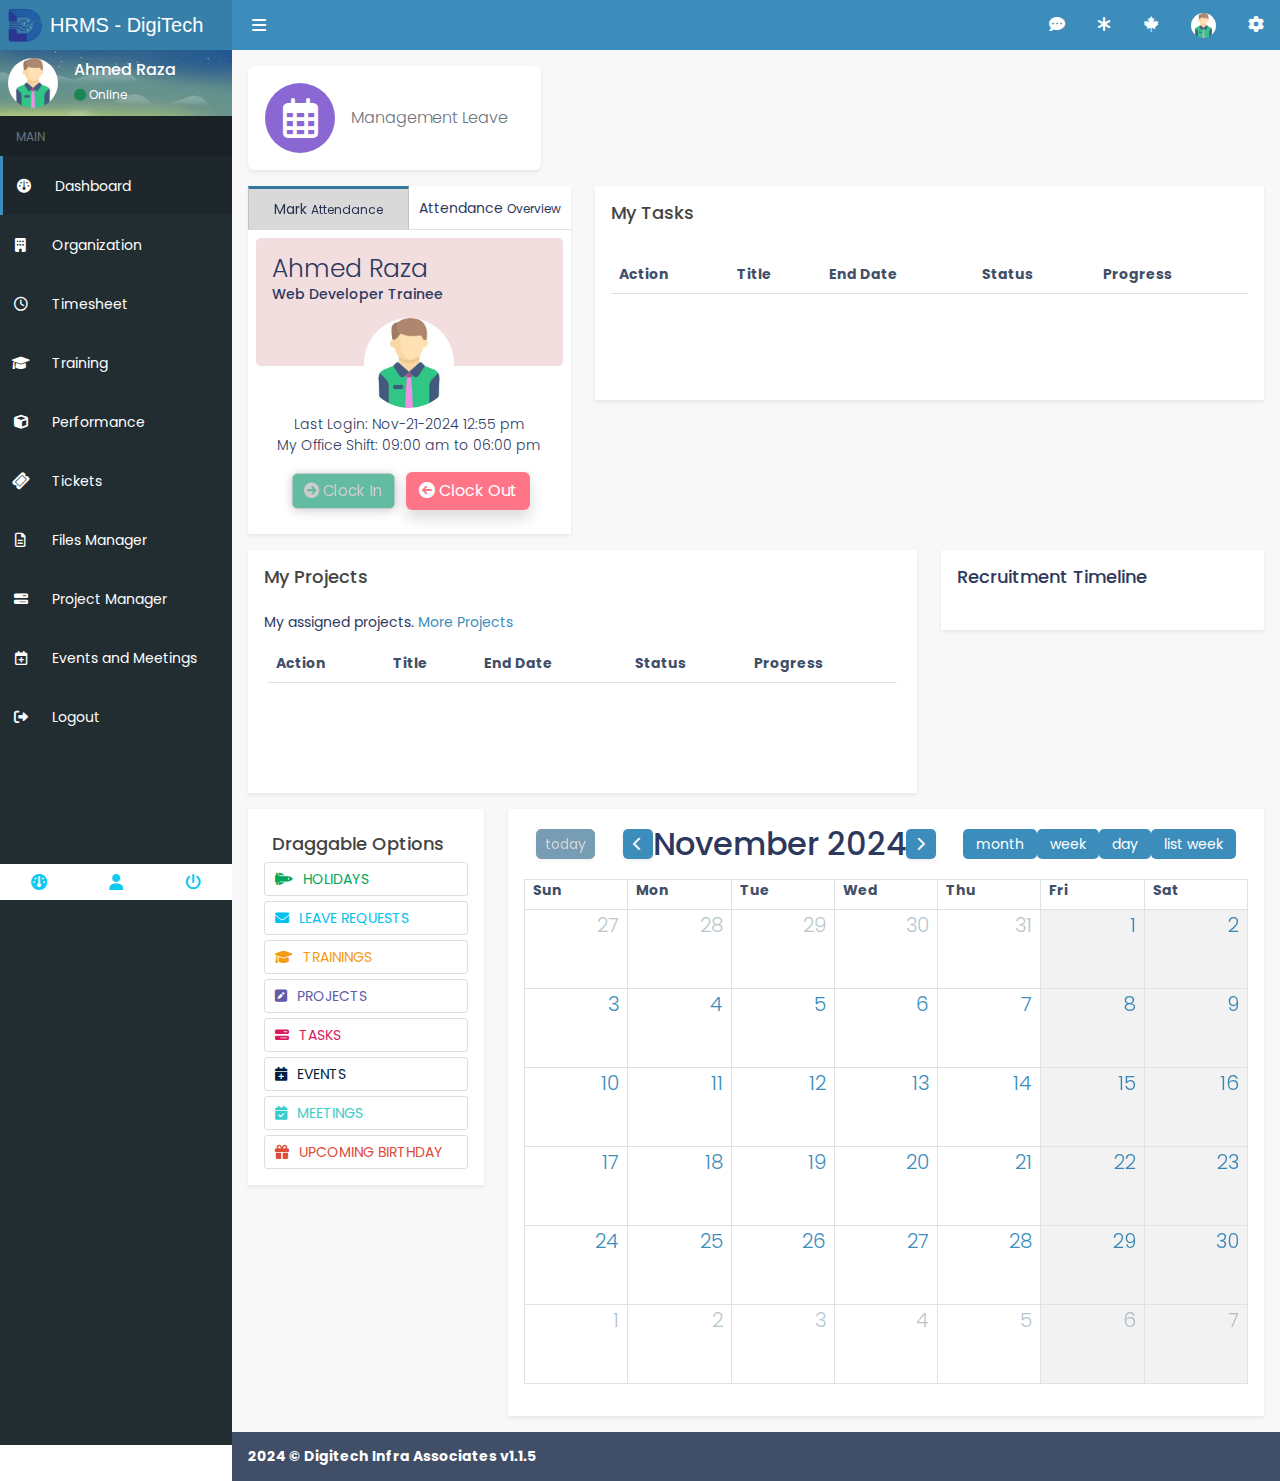
<file: 4-hrms/dashboard.html>
<!DOCTYPE html>
<html lang="en">

<head>
    <meta charset="UTF-8">
    <link rel="shortcut icon" href="./images/favicon.png" type="image/x-icon">
    <meta name="viewport" content="width=device-width, initial-scale=1.0">
    <link rel="stylesheet" href="https://cdnjs.cloudflare.com/ajax/libs/font-awesome/6.0.0/css/all.min.css">
    <link href="https://cdn.jsdelivr.net/npm/bootstrap@5.3.3/dist/css/bootstrap.min.css" rel="stylesheet"
        integrity="sha384-QWTKZyjpPEjISv5WaRU9OFeRpok6YctnYmDr5pNlyT2bRjXh0JMhjY6hW+ALEwIH" crossorigin="anonymous">
    <link rel="stylesheet" href="style.css">
    <link rel="preconnect" href="https://fonts.googleapis.com">
    <link rel="preconnect" href="https://fonts.gstatic.com" crossorigin>
    <link
        href="https://fonts.googleapis.com/css2?family=Poppins:ital,wght@0,100;0,200;0,300;0,400;0,500;0,600;0,700;0,800;0,900;1,100;1,200;1,300;1,400;1,500;1,600;1,700;1,800;1,900&display=swap"
        rel="stylesheet">
    <title>Dashboard | HRMS - Digitech Infra Associates</title>
</head>

<body class="dashboard position-relative">
    <!-- <div class="contain position-relative"> -->
        <!-- sidebar -->
        <aside id="sidebar" class="collapsed-sm d-flex flex-column">
            <div class="nav-brand position-sticky top-0">
                <div class="business-logo d-flex align-items-center">
                    <img src="./images/logo.png" alt="" class="col-4 img-fluid p-2">
                    <h5 class="col-8 text-white text-nowrap mb-0 fw-normal description-block">HRMS - DigiTech</h5>
                </div>
            </div>
            <div class="sidebar-content h-100 d-flex flex-column">
                <div class="nav-user-wrapper d-flex gap-3 p-2">
                    <div class="nav-user-img-wrapper">
                        <img src="./images/avatar.png" alt="" class="img-fluid">
                    </div>
                    <div class="nav-username-wrapper description-block text-nowrap">
                        <p class="fw-medium text-white">Ahmed Raza</p>
                        <small class="nav-user-status text-white"><i class="fa-solid fa-circle text-success"></i>
                            Online</small>
                    </div>
                </div>
                <div class="nav-main text-secondary ps-3 py-2 bg-custom-3 description-block"><small>MAIN</small></div>
                <ul class="nav sidenav flex-column link-custom fs-custom" id="sidenav">
                    <li class="nav-item active">
                        <a href="#" class="nav-link">
                            <i class="fa-solid fa-gauge"></i>
                            <span class="description">Dashboard</span>
                        </a>
                    </li>


                    <li class="nav-dropdown nav-item accordion accordion-flush flex-column" id="orgDropdown">
                        <a href="#" class="nav-link collapsed" data-bs-toggle="collapse" data-bs-target="#orgCollapse" aria-expanded="false" aria-controls="collapseThree">
                            <i class="fa-solid fa-building"></i>
                            <span class="description">Organization</span>
                        </a>
                        <ul id="orgCollapse" class="accordion-collapse collapse" data-bs-parent="#sidenav">
                            <li class="list-unstyled dropdown-item">
                                <i class="fa-solid fa-circle"></i>
                                <a href="#" class="dropdown-link">Department</a>
                            </li>
                            <li class="list-unstyled dropdown-item">
                                <i class="fa-solid fa-circle"></i>
                                <a href="#" class="dropdown-link">Sub Departments</a>
                            </li>
                            <li class="list-unstyled dropdown-item">
                                <i class="fa-solid fa-circle"></i>
                                <a href="#" class="dropdown-link">Announcements</a>
                            </li>
                            <li class="list-unstyled dropdown-item">
                                <i class="fa-solid fa-circle"></i>
                                <a href="#" class="dropdown-link">Company Policy</a>
                            </li>
                        </ul>
                    </li>
                    
                    <li class="nav-dropdown nav-item accordion accordion-flush flex-column" id="timeDropdown">
                        <a href="#" class="nav-link collapsed" data-bs-toggle="collapse" data-bs-target="#timeCollapse" aria-expanded="false" aria-controls="collapseThree">
                            <i class="fa-regular fa-clock"></i>
                            <span class="description">Timesheet</span>
                        </a>
                        <ul id="timeCollapse" class="accordion-collapse collapse" data-bs-parent="#sidenav">
                            <li class="list-unstyled dropdown-item">
                                <i class="fa-solid fa-circle"></i>
                                <a href="#" class="dropdown-link">Attendance</a>
                            </li>
                            <li class="list-unstyled dropdown-item">
                                <i class="fa-solid fa-circle"></i>
                                <a href="#" class="dropdown-link">Timesheet Calendar</a>
                            </li>
                            <li class="list-unstyled dropdown-item">
                                <i class="fa-solid fa-circle"></i>
                                <a href="#" class="dropdown-link">Overtime Request</a>
                            </li>
                            <li class="list-unstyled dropdown-item">
                                <i class="fa-solid fa-circle"></i>
                                <a href="#" class="dropdown-link">Office Shifts</a>
                            </li>
                            <li class="list-unstyled dropdown-item">
                                <i class="fa-solid fa-circle"></i>
                                <a href="#" class="dropdown-link">Manage Holidays</a>
                            </li>
                            <li class="list-unstyled dropdown-item">
                                <i class="fa-solid fa-circle"></i>
                                <a href="#" class="dropdown-link">Manage Leaves</a>
                            </li>
                        </ul>
                    </li>

                    <li class="nav-dropdown nav-item accordion accordion-flush flex-column" id="trainDropdown">
                        <a href="#" class="nav-link collapsed" data-bs-toggle="collapse" data-bs-target="#trainCollapse" aria-expanded="false" aria-controls="collapseThree">
                            <i class="fa-solid fa-graduation-cap"></i>
                            <span class="description">Training</span>
                        </a>
                        <ul id="trainCollapse" class="accordion-collapse collapse" data-bs-parent="#sidenav">
                            <li class="list-unstyled dropdown-item">
                                <i class="fa-solid fa-circle"></i>
                                <a href="#" class="dropdown-link">Training List</a>
                            </li>
                            <li class="list-unstyled dropdown-item">
                                <i class="fa-solid fa-circle"></i>
                                <a href="#" class="dropdown-link">Training Type</a>
                            </li>
                            <li class="list-unstyled dropdown-item">
                                <i class="fa-solid fa-circle"></i>
                                <a href="#" class="dropdown-link">Trainer's List</a>
                            </li>
                        </ul>
                    </li>

                    <li class="nav-dropdown nav-item accordion accordion-flush flex-column" id="perfDropdown">
                        <a href="#" class="nav-link collapsed" data-bs-toggle="collapse" data-bs-target="#perfCollapse" aria-expanded="false" aria-controls="collapseThree">
                            <i class="fa-solid fa-cube"></i>
                            <span class="description">Performance</span>
                        </a>
                        <ul id="perfCollapse" class="accordion-collapse collapse" data-bs-parent="#sidenav">
                            <li class="list-unstyled dropdown-item">
                                <i class="fa-solid fa-circle"></i>
                                <a href="#" class="dropdown-link">Indicator</a>
                            </li>
                            <li class="list-unstyled dropdown-item">
                                <i class="fa-solid fa-circle"></i>
                                <a href="#" class="dropdown-link">Appraisal</a>
                            </li>
                            <li class="list-unstyled dropdown-item">
                                <i class="fa-solid fa-circle"></i>
                                <a href="#" class="dropdown-link">KPI</a>
                            </li>
                            <li class="list-unstyled dropdown-item">
                                <i class="fa-solid fa-circle"></i>
                                <a href="#" class="dropdown-link">KPI Report</a>
                            </li>
                        </ul>
                    </li>

                    <li class="nav-item">
                        <a href="#" class="nav-link">
                            <i class="fa-solid fa-ticket"></i>
                            <span class="description">Tickets</span>
                        </a>
                    </li>
                    <li class="nav-item">
                        <a href="#" class="nav-link">
                            <i class="fa-regular fa-file-lines"></i>
                            <span class="description">Files Manager</span>
                        </a>
                    </li>

                    <li class="nav-dropdown nav-item accordion accordion-flush flex-column" id="projDropdown">
                        <a href="#" class="nav-link collapsed" data-bs-toggle="collapse" data-bs-target="#projCollapse" aria-expanded="false" aria-controls="collapseThree">
                            <i class="fa-solid fa-bars-progress"></i>
                            <span class="description">Project Manager</span>
                        </a>
                        <ul id="projCollapse" class="accordion-collapse collapse" data-bs-parent="#sidenav">
                            <li class="list-unstyled dropdown-item">
                                <i class="fa-solid fa-circle"></i>
                                <a href="#" class="dropdown-link">Projects</a>
                            </li>
                            <li class="list-unstyled dropdown-item">
                                <i class="fa-solid fa-circle"></i>
                                <a href="#" class="dropdown-link">Tasks</a>
                            </li>
                        </ul>
                    </li>
                    <li class="nav-dropdown nav-item accordion accordion-flush flex-column" id="eventDropdown">
                        <a href="#" class="nav-link collapsed" data-bs-toggle="collapse" data-bs-target="#eventCollapse" aria-expanded="false" aria-controls="collapseThree">
                            <i class="fa-regular fa-calendar-plus"></i>
                            <span class="description">Events and Meetings</span>
                        </a>
                        <ul id="eventCollapse" class="accordion-collapse collapse" data-bs-parent="#sidenav">
                            <li class="list-unstyled dropdown-item">
                                <i class="fa-solid fa-circle"></i>
                                <a href="#" class="dropdown-link">Projects</a>
                            </li>
                            <li class="list-unstyled dropdown-item">
                                <i class="fa-solid fa-circle"></i>
                                <a href="#" class="dropdown-link">Tasks</a>
                            </li>
                        </ul>
                    </li>
                    <li class="nav-item">
                        <a href="#" class="nav-link">
                            <i class="fa-solid fa-right-from-bracket"></i>
                            <span class="description">Logout</span>
                        </a>
                    </li>
                </ul>
                <div class="sidenav-sticky d-flex justify-content-around position-sticky bottom-0 bg-white text-info description-flex">
                    <a href="#" class="nav-link">
                        <span class="tooltip-custom" aria-label="Dashboard">Dashboard</span>
                        <i class="fa-solid fa-gauge"></i>
                    </a>
                    <a href="#" class="nav-link">
                        <span class="tooltip-custom" aria-label="Dashboard">My Profile</span>
                        <i class="fa-solid fa-user"></i>
                    </a>
                    <a href="#" class="nav-link">
                        <span class="tooltip-custom" aria-label="Dashboard">Sign Out</span>
                        <i class="fa-solid fa-power-off"></i>
                    </a>
                </div>
            </div>
        </aside>

        <!-- Main section -->
        <!-- <section class="main"> -->

            <!-- Header -->
            <header class="d-flex position-sticky top-0 justify-content-between">
                <button class="navbar-toggler mx-1 px-3" id="navbarToggler" type="button"  aria-controls="sidebar"
                        aria-label="Toggle navigation">
                    <i class="fa-solid fa-bars text-white"></i>
                </button>
                <ul class="nav header-nav">
                    <li class="nav-item">
                        <a href="#" class="nav-link">
                            <i class="fa-solid fa-comment-dots"></i>
                        </a>
                    </li>
                    <li class="nav-item">
                        <a href="#" class="nav-link">
                            <i class="fa-solid fa-asterisk"></i>
                        </a>
                    </li>
                    <li class="nav-item">
                        <a href="#" class="nav-link">
                            <i class="fa-brands fa-canadian-maple-leaf"></i>
                        </a>
                    </li>
                    <li class="nav-item">
                        <a href="#" class="nav-link">
                            <img src="./images/avatar.png" alt="" class="img-fluid user-image">
                        </a>
                    </li>
                    <li class="nav-item">
                        <a href="#" class="nav-link">
                            <i class="fa-solid fa-gear fa-spin"></i>
                        </a>
                    </li>
                </ul>
            </header>

            <!-- Main -->
            <section class="content p-3 d-flex flex-column row-gap-3">
                <div class="overlay"></div>
                <!-- Leave -->
                <section class="leave">
                    <button class="btn leave-btn d-flex bg-white p-3 shadow-sm">
                        <div class="leave-img">
                            <i class="fa-regular fa-calendar-days text-white"></i>
                        </div>
                        <span class="px-3 fw-light text-secondary">Management Leave</span>
                    </button>
                </section>

                <!-- Profile -->
                <section class="row profile row-gap-3">
                    <div class="col-12 col-lg-4">
                        <div class="attendance bg-white shadow-sm">
                            <ul class="nav nav-tabs row mx-0 text-nowrap text-center fs-custom" role="tablist">
                                <li class="col-12 col-sm-6 col-lg-12 col-xl-6 nav-item px-0">
                                    <a href="#mark" class="nav-link w-100 p-0 rounded-0 active" data-bs-toggle="tab">
                                        <p>Mark <small>Attendance</small></p>
                                    </a>
                                </li>
                                <li class="col-12 col-sm-6 col-lg-12 col-xl-6 nav-item px-0">
                                    <a href="#overview" class="nav-link w-100 p-0 rounded-0" data-bs-toggle="tab">
                                        <p>Attendance <small>Overview</small></p>
                                    </a>
                                </li>
                            </ul>
                            <div class="tab-content p-2">
                                <div id="mark" class="tab-pane active show">
                                    <div class="designation p-3 mb-5">
                                        <h4>Ahmed Raza</h4>
                                        <p class="fs-custom fw-medium">Web Developer Trainee</p>
                                        <img src="./images/avatar.png" alt="user's avatar">
                                    </div>
                                    <p class="fs-custom fw-light text-center">Last Login: Nov-21-2024 12:55 pm</p>
                                    <p class="fs-custom fw-light text-center">My Office Shift: 09:00 am to 06:00 pm</p>
                                    <div class="d-flex justify-content-center flex-wrap my-2">
                                        <button id="clockIn" class="btn shadow text-white mx-1 my-2 disabled"><i class="fa-solid fa-circle-arrow-right"></i> Clock In</button>
                                        <button id="clockOut" class="btn shadow text-white mx-1 my-2"><i class="fa-solid fa-circle-arrow-left"></i> Clock Out</button>
                                    </div>
                                </div>
                                <div id="overview" class="tab-pane fade p-3">
                                    <table class="table table-striped">
                                        <thead>
                                            <tr>
                                                <th class="col text-center" colspan="2">This Month</th>
                                            </tr>
                                        </thead>
                                        <tbody>
                                            <tr>
                                                <th>Total Present</th>
                                                <td>5</td>
                                            </tr>
                                            <tr>
                                                <th>Total Absent</th>
                                                <td>10</td>
                                            </tr>
                                            <tr>
                                                <th>Total Leave</th>
                                                <td>0</td>
                                            </tr>
                                            <tr>
                                                <th class="text-center" colspan="2"><a href="#" class="text-custom-1">View
                                                        attendance calendar</a></th>
                                            </tr>
                                        </tbody>
                                    </table>
                                </div>
                            </div>
                        </div>
                    </div>
                    <div class="col-12 col-lg-8">
                        <div class="tasks bg-white shadow-sm">
                            <h4 class="p-3 text-dark-2">My Tasks</h4>
                            <div class="tasks-body p-3 text-nowrap overflow-auto">
                                <table class="table fs-custom">
                                    <thead>
                                        <tr>
                                            <th class="col">Action</th>
                                            <th class="col">Title</th>
                                            <th class="col">End Date</th>
                                            <th class="col">Status</th>
                                            <th class="col">Progress</th>
                                        </tr>
                                    </thead>
                                    <tbody></tbody>
                                </table>
                            </div>
                        </div>
                    </div>
                </section>

                <!-- Projects, Recr. Timeline -->
                <section class="row projects-wrapper row-gap-3">
                    <div class="col-12 col-lg-8">
                        <div class="projects bg-white shadow-sm p-3">
                            <h4 class="text-dark-2">My Projects</h4>
                            <p class="fs-custom pt-4 pb-2">My assigned projects. <a href="#" class="text-custom-1">More Projects</a></p>
                            <div class="projects-body p-1 pt-1 text-nowrap overflow-auto">
                                <table class="projects table fs-custom">
                                    <thead>
                                        <tr>
                                            <th class="col">Action</th>
                                            <th class="col">Title</th>
                                            <th class="col">End Date</th>
                                            <th class="col">Status</th>
                                            <th class="col">Progress</th>
                                        </tr>
                                    </thead>
                                    <tbody></tbody>
                                </table>
                            </div>
                        </div>
                    </div>
                    <div class="col-12 col-lg-4">
                        <div class="timeline bg-white shadow-sm p-3">
                            <h4>Recruitment Timeline</h4>
                        </div>
                    </div>
                </section>

                <!-- Calendar -->
                <section class="row calendar-wrapper row-gap-3">
                    <div class="col-lg-3 d-none d-lg-block">
                        <div class="draggables-wrapper p-3 bg-white shadow-sm">
                            <h4 class="text-dark-2 p-2">Draggable Options</h4>
                            <div class="draggables d-flex flex-column fs-custom">
                                <div class="holidays draggable user-select-none"><i class="fa-solid fa-shuttle-space"></i> HOLIDAYS</div>
                                <div class="leave draggable user-select-none"><i class="fa-solid fa-envelope"></i> LEAVE REQUESTS</div>
                                <div class="trainings draggable user-select-none"><i class="fa-solid fa-graduation-cap"></i> TRAININGS</div>
                                <div class="projects draggable user-select-none"><i class="fa-solid fa-square-pen"></i> PROJECTS</div>
                                <div class="tasks draggable user-select-none"><i class="fa-solid fa-bars-progress"></i> TASKS</div>
                                <div class="events draggable user-select-none"><i class="fa-solid fa-calendar-plus"></i> EVENTS</div>
                                <div class="meetings draggable user-select-none"><i class="fa-solid fa-calendar-check"></i> MEETINGS</div>
                                <div class="birthdays draggable user-select-none"><i class="fa-solid fa-gift"></i> UPCOMING BIRTHDAY</div>
                            </div>
                        </div>
                    </div>
                    <div class="col-12 col-lg-9">
                        <div class="calendar p-3 bg-white shadow-sm">
                            <div class="calendar-header d-flex flex-wrap gap-3 mb-3 align-items-center justify-content-evenly">
                                <div>
                                    <button class="btn btn-custom-1 shadow-sm py-1 px-2 disabled">today</button>
                                </div>
                                <div class="d-flex align-items-center">
                                    <button class="btn btn-custom-1 shadow-sm p-1 px-2 month-nav-btn"><i class="fa-solid fa-chevron-left"></i></button>
                                    <h2 class="month-name fw-regular text-center">November 2024</h2>
                                    <button class="btn btn-custom-1 shadow-sm p-1 px-2 month-nav-btn"><i class="fa-solid fa-chevron-right"></i></button>
                                </div>
                                <div class="d-flex flex-wrap justify-content-center">
                                    <button class="btn btn-custom-1 py-1">month</button>
                                    <button class="btn btn-custom-1 py-1">week</button>
                                    <button class="btn btn-custom-1 py-1">day</button>
                                    <button class="btn btn-custom-1 py-1">list week</button>
                                </div>
                            </div>
                            <div class="calendar-body">
                                <table class="table fs-custom" id="calendar">
                                    <thead>
                                        <tr>
                                            <th class="col">Sun</th>
                                            <th class="col">Mon</th>
                                            <th class="col">Tue</th>
                                            <th class="col">Wed</th>
                                            <th class="col">Thu</th>
                                            <th class="col">Fri</th>
                                            <th class="col">Sat</th>
                                        </tr>
                                    </thead>
                                    <tbody>
                                        <tr>
                                            <td><div class="td-head-wrapper"><a class="td-head w-100" data-index="1" data-current="false">27</a></div><div class="td-body"></div></td>
                                            <td><div class="td-head-wrapper"><a class="td-head w-100" data-index="2" data-current="false">28</a></div><div class="td-body"></div></td>
                                            <td><div class="td-head-wrapper"><a class="td-head w-100" data-index="3" data-current="false">29</a></div><div class="td-body"></div></td>
                                            <td><div class="td-head-wrapper"><a class="td-head w-100" data-index="4" data-current="false">30</a></div><div class="td-body"></div></td>
                                            <td><div class="td-head-wrapper"><a class="td-head w-100" data-index="5" data-current="false">31</a></div><div class="td-body"></div></td>
                                            <td><div class="td-head-wrapper"><a class="td-head w-100" data-index="6" data-current="true">1</a></div><div class="td-body"></div></td>
                                            <td><div class="td-head-wrapper"><a class="td-head w-100" data-index="7" data-current="true">2</a></div><div class="td-body"></div></td>
                                        </tr>
                                        <tr>
                                            <td><div class="td-head-wrapper"><a class="td-head w-100" data-index="8" data-current="true">3</a></div><div class="td-body"></div></td>
                                            <td><div class="td-head-wrapper"><a class="td-head w-100" data-index="9" data-current="true">4</a></div><div class="td-body"></div></td>
                                            <td><div class="td-head-wrapper"><a class="td-head w-100" data-index="10" data-current="true">5</a></div><div class="td-body"></div></td>
                                            <td><div class="td-head-wrapper"><a class="td-head w-100" data-index="11" data-current="true">6</a></div><div class="td-body"></div></td>
                                            <td><div class="td-head-wrapper"><a class="td-head w-100" data-index="12" data-current="true">7</a></div><div class="td-body"></div></td>
                                            <td><div class="td-head-wrapper"><a class="td-head w-100" data-index="13" data-current="true">8</a></div><div class="td-body"></div></td>
                                            <td><div class="td-head-wrapper"><a class="td-head w-100" data-index="14" data-current="true">9</a></div><div class="td-body"></div></td>
                                        </tr>
                                        <tr>
                                            <td><div class="td-head-wrapper"><a class="td-head w-100" data-index="15" data-current="true">10</a></div><div class="td-body"></div></td>
                                            <td><div class="td-head-wrapper"><a class="td-head w-100" data-index="16" data-current="true">11</a></div><div class="td-body"></div></td>
                                            <td><div class="td-head-wrapper"><a class="td-head w-100" data-index="17" data-current="true">12</a></div><div class="td-body"></div></td>
                                            <td><div class="td-head-wrapper"><a class="td-head w-100" data-index="18" data-current="true">13</a></div><div class="td-body"></div></td>
                                            <td><div class="td-head-wrapper"><a class="td-head w-100" data-index="19" data-current="true">14</a></div><div class="td-body"></div></td>
                                            <td><div class="td-head-wrapper"><a class="td-head w-100" data-index="20" data-current="true">15</a></div><div class="td-body"></div></td>
                                            <td><div class="td-head-wrapper"><a class="td-head w-100" data-index="21" data-current="true">16</a></div><div class="td-body"></div></td>
                                        </tr>
                                        <tr>
                                            <td><div class="td-head-wrapper"><a class="td-head w-100" data-index="22" data-current="true">17</a></div><div class="td-body"></div></td>
                                            <td><div class="td-head-wrapper"><a class="td-head w-100" data-index="23" data-current="true">18</a></div><div class="td-body"></div></td>
                                            <td><div class="td-head-wrapper"><a class="td-head w-100" data-index="24" data-current="true">19</a></div><div class="td-body"></div></td>
                                            <td><div class="td-head-wrapper"><a class="td-head w-100" data-index="25" data-current="true">20</a></div><div class="td-body"></div></td>
                                            <td><div class="td-head-wrapper"><a class="td-head w-100" data-index="26" data-current="true">21</a></div><div class="td-body"></div></td>
                                            <td><div class="td-head-wrapper"><a class="td-head w-100" data-index="27" data-current="true">22</a></div><div class="td-body"></div></td>
                                            <td><div class="td-head-wrapper"><a class="td-head w-100" data-index="28" data-current="true">23</a></div><div class="td-body"></div></td>
                                        </tr>
                                        <tr>
                                            <td><div class="td-head-wrapper"><a class="td-head w-100" data-index="29" data-current="true">24</a></div><div class="td-body"></div></td>
                                            <td><div class="td-head-wrapper"><a class="td-head w-100" data-index="30" data-current="true">25</a></div><div class="td-body"></div></td>
                                            <td><div class="td-head-wrapper"><a class="td-head w-100" data-index="31" data-current="true">26</a></div><div class="td-body"></div></td>
                                            <td><div class="td-head-wrapper"><a class="td-head w-100" data-index="32" data-current="true">27</a></div><div class="td-body"></div></td>
                                            <td><div class="td-head-wrapper"><a class="td-head w-100" data-index="33" data-current="true">28</a></div><div class="td-body"></div></td>
                                            <td><div class="td-head-wrapper"><a class="td-head w-100" data-index="34" data-current="true">29</a></div><div class="td-body"></div></td>
                                            <td><div class="td-head-wrapper"><a class="td-head w-100" data-index="35" data-current="true">30</a></div><div class="td-body"></div></td>
                                        </tr>
                                        <tr>
                                            <td><div class="td-head-wrapper"><a class="td-head w-100" data-index="36" data-current="false">1</a></div><div class="td-body"></div></td>
                                            <td><div class="td-head-wrapper"><a class="td-head w-100" data-index="37" data-current="false">2</a></div><div class="td-body"></div></td>
                                            <td><div class="td-head-wrapper"><a class="td-head w-100" data-index="38" data-current="false">3</a></div><div class="td-body"></div></td>
                                            <td><div class="td-head-wrapper"><a class="td-head w-100" data-index="39" data-current="false">4</a></div><div class="td-body"></div></td>
                                            <td><div class="td-head-wrapper"><a class="td-head w-100" data-index="40" data-current="false">5</a></div><div class="td-body"></div></td>
                                            <td><div class="td-head-wrapper"><a class="td-head w-100" data-index="41" data-current="false">6</a></div><div class="td-body"></div></td>
                                            <td><div class="td-head-wrapper"><a class="td-head w-100" data-index="42" data-current="false">7</a></div><div class="td-body"></div></td>
                                        </tr>
                                    </tbody>
                                </table>
                            </div>
                        </div>
                    </div>
                </section>
            </section>

            <!-- Footer -->
            <footer>
                <h6 class="copyright text-white ps-3 fw-bold fs-custom">2024 © Digitech Infra Associates v1.1.5</h6>
            </footer>
        <!-- </section> -->
    <!-- </div> -->

    <script src="script.js" defer></script>
    <script src="https://cdn.jsdelivr.net/npm/bootstrap@5.3.3/dist/js/bootstrap.bundle.min.js"
        integrity="sha384-YvpcrYf0tY3lHB60NNkmXc5s9fDVZLESaAA55NDzOxhy9GkcIdslK1eN7N6jIeHz"
        crossorigin="anonymous"></script>

    </script>
</body>

</html>
</file>
<file: 1-contact-page/style.css>
* {
    box-sizing: border-box;
}

:root {
    --header-height: 7rem;
    --bg-primary:  #f8f9fb;
    --bg-secondary: #212429;
    --c-accent: #fed005;
    --txt-primary: #323438;
    --txt-secondary: #d4d1d1;
    --input-height: 2rem;
}

body {
    position: relative;
    top: 0;
    margin: 0;
    min-height: 100%;
    height: fit-content;
    display: flex;
    flex-direction: column;
    align-items: center;
    font-family: "Lato", system-ui, -apple-system, BlinkMacSystemFont, 'Segoe UI', Roboto;
    background-color: var(--bg-primary);
}

h1 {   
    font-size: 2rem;
    font-weight: 600;
}

header {
    z-index: 1;
    position: fixed;
    padding: 0.5rem 1rem 1rem 1rem;
    height: var(--header-height);
    width: 100%;
    display: flex;
    flex-direction: column;
    justify-content: space-between;
    align-items: center;
    gap: 1rem;
    background-color: var(--bg-primary);
}

.header-icon {
    height: 1rem;
    width: 1rem;
}

.top-bar {
    display: flex;
    width: 95%;
    flex-wrap: nowrap;
    justify-content: space-between;
    align-items: center;
    gap: 1rem;
    color: #6d6d6d;
    fill: #6d6d6d;
}

.tel-wrapper {
    max-width: max-content;
    display: flex;
    justify-content: space-between;
    align-items: center;
    gap: 0.5rem;
}

.tel {
    margin-block: 0;
}

.social-fb {
    margin-left: auto;
}

.header {
    padding-inline: 3rem;
    width: 95%;
    display: flex;
    justify-content: space-between;
    
}

button:has(.business-logo) {
    border: none;
    background: none;
    margin: none;
}

.business-logo {
    font-weight: 1000;
}

.header ul {
    padding-left: 0;
    margin: 0;
    display: flex;
    align-items: center;
    gap: 1rem;
    list-style-type: none;
    font-weight: 400;
    color: rgb(44, 44, 44);
}

li:has(button) button {
    border: none;
    padding: 0.25rem 0.75rem;
    border-radius: 2rem;
    display: flex ;
    justify-content: center;
    align-items: center;
    gap: 0.5rem;
    background-color: var(--c-accent);
    transition: 0.2s ease;
}

li:has(button) button:hover {
    filter: brightness(95%);
    box-shadow: 0.1rem 0.1rem 0.1rem rgb(0 0 0 / 0.1);
}

li:not(:has(button)) {
    position: relative;
}

li:not(:has(button))::after {
    content: "";
    position: absolute;
    bottom: -0.25rem;
    left: 0;
    width: 0;
    height: 0.15rem;
    background-color: var(--c-accent);
    transition: 0.2s ease;
}

li:not(:has(button)):hover::after {
    width: 100%;
}

.main {
    /* position: relative;
    top: var(--header-height);   */
    margin-top: var(--header-height);
    width: 90svw;
    display: flex;
    flex-direction: column;
    gap: 2rem;
}

.hero {
    margin-bottom: 1rem;
    width: 100%;
    height: 12rem;
    background: url(./images/building-image.jpg);
    background-position: center;
}

.hero h1 {
    position: relative;
    top: 50%;
    left: 5rem;
    margin-block: 0;
    width: max-content;
    transform: translateY(-50%);
    color: var(--bg-primary);
}

.content {
    display: grid;
    grid-template-columns: 1fr 1fr;
    gap: 1rem;
}

.map-wrapper {
    border-radius: 50%;
    overflow: hidden;
    justify-self: center;
    align-self: center;
}

form {
    display: grid;
    grid-template-columns: 1fr 1fr;
    gap: 0.5rem 1rem;
}

input, textarea {
    padding: 0.5rem;
}

input {
    height: var(--input-height);
}

#subject {
    grid-column: 1 / span 2;
}

#message {
    grid-column: 1 / span 2;
}

.submit {
    border: none;
    border-radius: var(--input-height);
    padding-inline: 2rem;
    height: var(--input-height);
    width: min-content;
    background-color: var(--c-accent);
}

footer {
    /* position: relative;
    top: var(--header-height); */
    margin-top: 2rem;
    padding: 1rem 2.5rem;
    width: 100%;
    display: grid;
    grid-template-columns: 1fr 1fr 1fr 1fr;
    grid-template-rows: 1fr auto;
    gap: 1rem;
    color: var(--txt-secondary);
    background-color: var(--bg-secondary);
}

.quick-links {
    display: flex;
    flex-direction: column;
    gap: 0.5rem;
}

.quick-links a {
    text-decoration: none;
    color: var(--txt-secondary);
    font-size: 1.05rem;
}

.business-logo, .footer-heading {
    color: var(--c-accent);
}

.footer-icon {
    fill: var(--txt-secondary);
}

.socials {
    display: flex;
}

.socials .social-fb {
    margin-left: 0;
}

.copyright {
    border-top: 0.1rem solid #4a4a4a;
    padding-top: 1rem;
    grid-column: 1 / -1;
}

.copyright a {
    color: var(--c-accent);
    transition: 0.2s ease;
}

.copyright a:hover {
    filter: brightness(75%);
}
</file>
<file: 3-home-page/style.css>
html {
    font-family: 'inter', system-ui, sans-serif;
}

:root {
    --bg-custom: #15495e;
    --bg-custom-1: #f0f8fb;
    --bg-custom-2: #3e7e97;
    /* --text-custom: #072a37;  */
    --text-custom: #15495e;
    --text-custom-1: #1c6684;
}

* {
    transition: all 0.3s;
}

p {
    font-size: calc(0.8rem + 0.3vw);
}

h3 {
    margin-bottom: 0;
}

h4 {
    font-size: calc(1.075rem + .5vw);
}

header {
    top: 0;
}
 
header > nav.navbar {
    display: grid;
    grid-template-rows: auto auto;
    grid-template-columns: auto 1fr;
}


#headerImageDiv {
    grid-column: 1;
    grid-row: 1 / -1;
}
    
.top-bar {
    grid-row: 1;
    grid-column: 2;
}

.top-bar-text {
    font-size: calc(0.5rem + 0.4vw);
}

.toggle-btn {
    justify-self: end;
    width: fit-content;
    margin: 3vw;
}

#collapseNavBar {
    position: absolute;
    top: 100%;
    width: 100%;
}

.cart {
    padding: 0.5rem;
    border-radius: 50%;
    background-color: #dddddd;
    aspect-ratio: 1 / 1;
}

.btn-custom {
    background: var(--bg-custom);
    color: rgb(246 246 248);
}

.btn-custom-1 {
    background: var(--bg-custom-2);
    color: rgb(246 246 248);
}

.bg-custom {
    background-color: var(--bg-custom);
}

.bg-custom-1 {
    background-color: var(--bg-custom-1);
}

.text-custom {
    color: var(--text-custom);
}

.carousel-image {
    height: 100svh;
    object-fit: cover;
    /* aspect-ratio: 3 / 2; */
}


.carousel-caption-img {
    filter: drop-shadow(0 0 1rem white);
    max-height: 80%;
}

.hr-small {
    width: 4rem;
    opacity: 1;
}

.hr-medium {
    width: 8rem;
    opacity: 1;
}

.card-icon {
    position: relative;
    left: 50%;
    top: 0;
    height: 4rem;
    aspect-ratio: 1 / 1;
    /* transform: translateY(-50%); */
    font-size: 4rem;
    color: var(--text-custom);
    transform: translateX(-50%);
}

.card-icon i {
    position: absolute;
    top: 0;
    left: 50%;
    transform: translateY(-50%) translateX(-50%);
}

.availability .nav-link {
    color: white;
    background-color: var(--bg-custom);
    border-bottom-left-radius: 0 !important;
    border-bottom-right-radius: 0 !important;
}

.availability svg {
    height: 1rem;
    min-height: 0.5rem;
    min-width: 0.5rem;
    padding-right: 0.5rem;
    width: auto;
    flex-shrink: 0;
}

.nav-pills {
    --bs-nav-pills-border-radius: var(--bs-border-radius-lg);
    --bs-nav-pills-link-active-color: var(--text-custom);
    --bs-nav-pills-link-active-bg: var(--bg-custom-1);
}

.v-c-heading {
    color: grey;
    font-weight: 500;
}

.hero {
    min-height: 35rem;
    background: url(./images/hero.png) center/cover no-repeat padding-box;
}

#accordion-flush {
    max-width: 35rem;
}

.did-lists {
    font-size: calc(0.9rem + 0.3vw);
}

.fa-check-double {
    padding-right: 0.5rem;
    color: var(--text-custom-1);
}

.promise-card-icon {
    font-size: 2.5rem;
}

.card-bg-icon {
    position: absolute;
    color: var(--text-custom-1);
    bottom: 0;
    right: 0;
    font-size: 7rem;
    opacity: 20%;
}

.recent-card {
    box-shadow: 0 0 0.5rem rgb(0 0 0 / 0.05);
}

.recent-img {
    width: 100%;
}

.order {
    background: white url(./images/order-section-image.png);
    background-attachment: fixed;
    background-position: center;
    background-repeat: no-repeat;
    background-size: cover;
}

.star{
    padding-inline: 0.3rem;
}

.feedback {
    background: center / cover no-repeat url(./images/feedback-bg.png);
}

.test-carousel-btn {
    padding: 0;
    height: 2.5rem;
    width: 2.5rem;
    display: flex;
    justify-content: center;
    align-items: center;
    font-size: 1.5rem;
}

.custom-carousel {
    overflow: hidden;
    scroll-snap-type: x mandatory;
    scroll-behavior: smooth;
    padding-top: 2rem;
    display: grid;
    grid-auto-flow: column;
    grid-auto-columns: 100%;
    gap: 2rem;
    cursor: grab;
}

.custom-carousel.no-smooth {
    scroll-behavior: auto;
}

.card-custom {
    scroll-snap-align: start;
}

.quote-mark {
    position: absolute;
    top: 0;
    left: 2rem;
    height: 2rem;
    width: 2rem;
    background: white;
    border-radius: 50%;
    display: flex;
    justify-content: center;
    align-items: center;
    transform: translateY(-50%);
}

.testimonial {
    font-size: calc(0.8rem + 0.5vw);
}

.img-wrapper {
    max-height: 7rem;
    aspect-ratio: 1 / 1;
    border-radius: 50%;
}

.card-custom img {
    object-fit: cover;
    border-radius: 50%;
    width: auto;
    /* height: 100%; */
    min-height: 1.5rem;
    min-width: 1.5rem;
    aspect-ratio: 1 / 1;
}

footer {
    background: url(./images/footerback.png);
    background-size: cover;
    background-repeat: no-repeat;
}

.footer-content {
    max-width: 18rem;
}

.copyright {
    font-size: calc(0.6rem + 0.4vw);
}

@media only screen and (min-width: 768px) {
    #collapseNavBar {
        position: static;
    }

    .custom-carousel {
        grid-auto-columns: calc((100% / 2) - 1rem);
    }
}

@media only screen and (min-width: 576px) {
    header {
        top: 3rem;
    }
}

@media only screen and (max-width: 575px) {
    #headerImageDiv {
        grid-column: 1;
        grid-row: 2;
    }

    .top-bar {
        grid-column: 1 / -1;
    }
}

@media only screen and (max-width: 400px) {
    .top-bar > div {
        display: none;
    }

    .stats > div > div, .did > div, .promise, .promise > div, .promise > div > div {
        padding-inline: 0 impr !important;
    }

    .promise > div > div, .recent > div > div, .recent > div > div > div {
        padding-inline: 0.5rem !important;
    }

    .tab-pane > div > div > div {
        width: 100%;
    }

    .did-lists > div {
        width: 100%;
    }

}
</file>
<file: 4-hrms/style.css>
:root {
    --bg-primary-90: rgb(45, 56, 94, .9);
    --bg-white-90: rgba(255, 255, 255, .92);
    --c-custom: #2d385e;
    --c-custom-1: #3c8dbc;
    --col-custom: #404E67;
    --bg-custom: #4f77ff;
    --bg-custom-2: #222d32;
    --bg-custom-2-active: #1e282c;
    --bg-custom-3: #1a2226;
    --bg-custom-dropdown: #2c3b41;
    --bg-logo: #367fa9;
    --bg-custom-header: #3c8dbc;
    --bg-main: #f8f8f8;
    --sidenav-collapsed-width: 3.125rem;
    --sidenav-expanded-width: 14.5rem;
    --link-custom: #b8c7ce;
    --fs-custom: 14px;
    --bg-success: #17d89e;
    --bg-danger: #FF7588;
    --text-dark-2: #444;
}

body.login {
    min-height: 100svh;
    background: #44525f url(./images/bg-4.webp) fixed no-repeat center / cover;
}

body.dashboard {
    font-family: poppins, sans-serif;
    min-height: 100svh;
}

h1,
h2,
h3,
h4,
h5,
h6,
p {
    color: var(--c-custom);
    margin-bottom: 0px;
}

.h-100-vh {
    min-height: 100svh;
}

.bg-90 {
    background-color: var(--bg-primary-90);
}

.bg-white-90 {
    background-color: var(--bg-white-90);
}

small {
    font-size: 0.75rem;
}


#sidebar {
    /* overflow-x: auto;
    overflow-y: hidden; */
    position: absolute;
    height: 100%;
    width: var(--sidenav-expanded-width);
    transition: all 0.4s;
}

#sidebar .sidebar-content {
    z-index: 4;
    position: relative;
    transition: all 0.4s;
}

#sidebar a {
    text-wrap: nowrap;
}

#sidebar.collapsed {
    width: var(--sidenav-collapsed-width);
}

/* #sidebar .description {
    display: none;
    animation: fade-in-description 0.8s forwards;   
} */

#sidebar.collapsed .description, #sidebar.collapsed .description-block, #sidebar.collapsed .description-flex {
    display: none !important;
}

@keyframes fade-in-description {
    0% {
        height: 0;
    }

    50% {
        display: inline;
        opacity: 0;
    }

    100% {
        opacity: 100%;
    }
}

#sidebar.collapsed .nav-user-img-wrapper img {
    height: 100%;
}

#sidebar.collapsed .sidenav > li {
    align-items: center;
    justify-content: center;
}

#sidebar.collapsed a {
    padding-inline: 0;
}

#sidebar.collapsed a i {
    margin: 0;
}

#sidebar.collapsed .accordion-collapse {
    position: absolute;
    top: 0;
    left: 100%;
    width: fit-content;
    padding: 10px;
}

/* body:has(.sidenav-expanded) .main {
    margin-left: var(--sidenav-expanded-width);
    transition: all 0.4s;
    } */
body:has(#sidebar)>*:not(#sidebar) {
    margin-left: var(--sidenav-expanded-width);
    transition: all 0.4s;
}

body:has(#sidebar.collapsed)>*:not(#sidebar) {
    margin-left: var(--sidenav-collapsed-width);
}

.bg-custom {
    background-color: var(--bg-custom);
}

.bg-custom-3 {
    background-color: var(--bg-custom-3);
}

.fs-custom {
    font-size: var(--fs-custom) !important;
}

.text-custom {
    color: var(--c-custom);
}

.text-custom-1 {
    color: var(--c-custom-1);
}

.text-dark-2 {
    color: var(--text-dark-2);
}

.btn-custom {
    background-color: var(--bg-custom);
    color: white;
    border-width: 0.1rem;
    border-radius: 5px;
    transition: 0.2s;
}

.btn-custom:hover {
    background-color: var(--bg-custom);
    color: white;
    filter: brightness(95%);
}

.btn-custom:active {
    color: var(--c-custom) !important;
    border: 0.1rem solid var(--bg-custom) !important;
}

.btn-custom.disabled {
    filter: brightness(50%);
}

.btn-custom-1.disabled {
    background-color: var(--bg-custom);
    color: white;
    border-color: var(--bg-custom);
    filter: brightness(75%);
}

.btn-custom-1 {
    background-color: var(--bg-custom-header);
    color: white;
    border-width: 0.1rem;
    border-radius: 5px;
    transition: 0.2s;
}

.btn-custom-1:hover {
    background-color: var(--bg-custom-header);
    color: white;
    filter: brightness(95%);
}

.btn-custom-1:active {
    color: white !important;
    border-color: none;
    filter: brightness(80%);
    background-color: var(--bg-custom-header) !important;
    /* border: 0.1rem solid var(--bg-custom-header) !important; */
}

.btn-custom-1.disabled {
    background-color: var(--bg-custom-header);
    color: white;
    border-color: var(--bg-custom-header);
    filter: brightness(75%);
}

input::placeholder {
    color: #888888 !important;
}

.login-page form {
    max-width: 25rem;
}

body.dashboard>div {
    height: 100%;
}

.nav-brand {
    z-index: 5;
}

.business-logo {
    font-family: "Helvetica Neue", Helvetica, Arial, sans-serif;
    max-height: var(--sidenav-collapsed-width);
    background-color: var(--bg-logo);
}

.business-logo img {
    width: var(--sidenav-collapsed-width);
}

.nav-user-wrapper {
    background: url(./images/user-bg.webp) no-repeat;
}

.nav-user-img-wrapper img {
    max-height: var(--sidenav-collapsed-width);
    min-height: calc(var(--sidenav-collapsed-width) - 1rem);
    min-width: calc(var(--sidenav-collapsed-width) - 1rem);
    border-radius: 50%;
}

.sidenav {
    /* min-height: 100svh; */
    height: 100%;
    background-color: var(--bg-custom-2);
}

.sidenav > li.active {
    background-color: var(--bg-custom-2-active);
    border-left: 3px solid var(--bg-custom-header);
}

.sidenav > li:hover {
    background-color: var(--bg-custom-2-active);
}

.sidenav a {
    color: var(--link-custom);
    padding-left: 3px;
    padding-right: 5px;
    padding-block: 12px;
}

.sidenav li.active a,
.sidenav li:hover a {
    color: white;
}

.sidenav a i {
    margin-right: 0.625rem;
    height: 2.1875rem;
    width: 2.1875rem;
    display: inline-flex;
    justify-content: center;
    align-items: center;
}

.sidenav ul {
    display: flex;
    flex-direction: column;
    width: 100%;    
    padding: 0;
    font-size: var(--fs-custom);
    background-color: var(--bg-custom-dropdown);
}

.sidenav ul li .dropdown-link, .sidenav ul li i {
    color: #8aa4af;
}

.sidenav ul li:hover .dropdown-link, .sidenav ul li:hover i {
    color: white;
}

.sidenav ul li {
    /* padding-left: calc(var(--sidenav-collapsed-width) / 2); */
    padding-top: 10px;
    padding-bottom: 8px;
    padding-left: 20px;
    padding-right: 5px;
    display: flex;
    align-items: center;
    gap: 20px;
}

.sidenav ul li i {
    font-size: calc(var(--fs-custom) / 2);
}

.sidenav ul li a {
    text-decoration: none;
    padding: 0;
}

.fa-ticket {
    transform: rotate(-45deg);
}

a:has(.tooltip-custom) {
    position: relative;
}

a:has(.tooltip-custom):hover>.tooltip-custom {
    display: block;
}

.tooltip-custom {
    z-index: 4;
    position: absolute;
    top: calc(-1.5rem - 4px);
    left: 50%;
    display: none;
    border-radius: 8px;
    height: 1.5rem;
    width: max-content;
    padding-inline: 0.5rem;
    padding-block: 0.25rem;
    background-color: #000;
    color: white;
    font-size: 0.8rem;
    transform: translateX(-50%);
}

/* .tooltip-custom::after {
    z-index: -1;
    content: "";
    position: absolute;
    left:50%;
    top: 100%;
   box-sizing: border-box;
   height: 8px;
   width: 8px;
   background-color: white;
    border-left: 4px solid #fff;
    border-bottom: 4px solid #fff;
    transform: rotate(45deg) translateX(-50%) translateY(calc(-50% + 4px));
  } */

.overlay {
    z-index: 2;
    position: fixed;
    margin: -1rem;
    height: 100%;
    width: 100%;
    display: none;
    background-color: rgb(0 0 0 / 0.25);
}

header {
    z-index: 6;
    background-color: var(--bg-custom-header);
    min-height: 50px;
}

.nav .nav-item {
    /* height: 100%; */
    display: flex;
    align-items: center;
}

.sidenav .nav-item {
    position: relative;
    align-items: start;
}
 
.nav .nav-item:hover,
.navbar-toggler:hover,
.sidenav > li:has(ul):not(:has(a.collapsed)) {
    backdrop-filter: brightness(90%);
}

.nav .nav-item a {
    color: white;
}

.sidenav-sticky a {
    padding-block: 0.3125rem;
}

.sidenav-sticky a i {
    height: 1.625rem;
    padding-block: 0.3125rem;
}

.user-image {
    /* width: auto;
    height: auto; */
    width: 25px;
    height: 25px;
    border-radius: 50%;
}

.content {
    background: var(--bg-main);
    height: 100%;
}

.leave-btn {
    align-items: center;
}

.leave-img {
    height: 70px;
    width: 70px;
    aspect-ratio: 1 / 1;
    border-radius: 50%;
    background: #8a67d2;
    font-size: 2.5rem;
    display: flex;
    justify-content: center;
    align-items: center;
}

.attendance .nav-tabs li a {
    min-height: 2.75rem;
    display: flex;
    align-items: center;
    justify-content: center;
}

.attendance .nav-tabs li .active {
    border-top: 3px solid var(--bg-custom-header);
    cursor: auto;
}

.attendance .nav-tabs li:has(.active) {
    filter: brightness(85%);
}

.attendace .nav-tabs li:hover a {
    color: #999;
}

.designation {
    position: relative;
    background-color: #f2dede;
    border-radius: 0.3rem;

}

.designation h4 {
    font-size: 1.5625rem;
    font-weight: 300;
}

.designation p {
    padding-bottom: 45px;
}

.designation img {
    position: absolute;
    top: calc(50% + 1rem);
    left: 50%;
    height: 90px;
    width: 90px;
    border-radius: 50%;
    transform: translateX(-50%);
}

#overview a,
.projects a {
    text-decoration: none;
}

#clockIn {
    background: var(--bg-success);
}

#clockOut {
    background-color: var(--bg-danger);
}

#clockIn:hover, #clockOut:hover {
    filter: brightness(90%);
}

#clockIn.disabled, #clockOut.disabled {
    filter: brightness(70%);
    box-shadow: 0 0.1rem 0.7rem rgb(0 0 0 / 0.3) !important;
    scale: 0.95;
    cursor: not-allowed;
}

table {
    color: var(--col-custom);
}

h4 {
    font-size: 1.125rem;
}

.table th,
.table td {
    color: var(--col-custom) !important;
}

.projects,
.tasks table {
    min-height: 7rem;
}

.timeline {
    min-height: 5rem;
}

.draggable {
    position: relative;
    box-sizing: border-box;
    border: 1px solid #ddd;
    border-radius: 0.2rem;
    min-height: 34px;
    padding: 5px;
    padding-left: 10px;
    display: flex;
    align-items: center;
    cursor: grab;
}

.draggable:active {
    cursor: grabbing;
}

.draggable i {
    margin-right: 10px;
}

.draggable+.draggable {
    margin-top: 5px;
}

.draggable.holidays {
    color: #00a65a;
}

.draggable.leave {
    color: #00c0ef;
}

.draggable.trainings {
    color: #f39c12;
}

.draggable.projects {
    color: #605ca8;
}

.draggable.tasks {
    color: #d81b60;
}

.draggable.events {
    color: #001f3f;
}

.draggable.meetings {
    color: #39cccc;
}

.draggable.birthdays {
    color: #dd4b39;
}


.calendar *:not(h1, h2, h3, h4, h5, h6) {
    font-size: var(--fs-custom);
}

.calendar button {
    height: 30px;
}

.month-nav-btn {
    height: 30px;
    aspect-ratio: 1 / 1;
}

#calendar {
    width: 100%;
    table-layout: fixed;
}

#calendar th,
#calendar td {
    border-width: var(--bs-border-width);
    padding-top: 0;
}

#calendar .td-body {
    min-height: 40px;
}

#calendar .td-head-wrapper {
    text-align: end;
}

#calendar a {
    /* width: 100%; */
    color: var(--c-custom-1);
    font-size: 1.25rem;
    font-weight: 300;
    text-decoration: none;
    text-underline-offset: 2px;
}

#calendar a:hover {
    text-decoration: underline;
}

#calendar td:has(.td-head[data-current='false']) .td-head-wrapper a {
    color: var(--link-custom);
}

#calendar tr td:nth-last-child(1),
#calendar tr td:nth-last-child(2) {
    filter: brightness(95%);
}





footer {
    background-color: var(--col-custom);
    padding-block: 1rem;
}


@media only screen and (max-width: 768px) {
    #sidebar:not(.collapsed-sm) {
        width: var(--sidenav-expanded-width);
    }

    #sidebar:not(.collapsed-sm) .description {
        display: inline !important;
    }

    #sidebar:not(.collapsed-sm) .description-block {
        display: block !important;
    }

    #sidebar:not(.collapsed-sm) .description-flex {
        display: flex;
    }

    #sidebar.collapsed-sm {
        width: var(--sidenav-collapsed-width);
    }

    #sidebar.collapsed-sm .description, #sidebar.collapsed-sm .description-block, #sidebar.collapsed-sm .description-flex {
        display: none !important;
    }

    #sidebar.collapsed-sm .nav-user-img-wrapper img {
        height: 100%;
    }

    #sidebar.collapsed-sm .sidenav > li {
        align-items: center;
        justify-content: center;
    }

    #sidebar.collapsed-sm a {
        padding-inline: 0;
    }

    #sidebar.collapsed-sm a i {
        margin: 0;
    }

    #sidebar.collapsed-sm .accordion-collapse {
        position: absolute;
        top: 0;
        left: 100%;
        width: fit-content;
        padding: 10px;
    }

    body:not(:has(.collapsed-sm)) .overlay.visible {
        display: block;
    }

    /* #sidebar.collapsed-sm {} */

    body>*:not(#sidebar) {
        margin-left: var(--sidenav-collapsed-width) !important;

    }
}
</file>
<file: 5-hrms-admin/style.css>
:root {
    --fs-custom: 14px;
    --c-custom: #666;
    /* --c-custom-1: #3c8dbc; */
    --c-accent: color-mix(in srgb, var(--bg-accent) 70%, #c7c7c8 30%);
    --c-dark-custom: #455a64;
    --link-custom: #b8c7ce;
    --bg-accent: #0177bc;
    /* --bg-accent-hovered: #125c86; */
    --bg-accent-hovered: color-mix(in srgb, var(--bg-accent) 80%, black 20%);
    /* --bg-custom-1: #4099ff; */
    --bg-accent-1: color-mix(in srgb, var(--bg-accent) 85%, white 15%);
    --bg-primary: white;
    /* --bg-disable: #337ab7; */
    --bg-accent-disabled: color-mix(in srgb, var(--bg-accent) 70%, grey 30%);
}

body {
    min-height: 100svh;
    /* min-width: 100svw; */
}

h5 {
    margin-bottom: 0;
    font-size: 1.125rem;
    font-weight: 500;
}

.text-dark-custom {
    color: var(--c-dark-custom);
}

.fs-custom {
    font-size: var(--fs-custom) !important;
}

.text-secondary {
    color: var(--c-secondary);
}

.btn-custom {
    background-color: var(--bg-accent);
    color: white;
    border-width: 0;
    border-radius: 0;
    padding-inline: 0.75rem;
    padding-block: 0.375rem;
    transition: 0.2s;
}

.btn-custom:hover {
    color: white;
    filter: brightness(120%);
}

.btn-custom:active {
    filter: brightness(85%);
}

.btn-custom:disabled {
    filter: opacity(0.5);
}

.btn-custom-1 {
    background-color: var(--bg-accent-1);
    /* background-color: var(--bg-accent); */
    filter: brightness(120%);
    color: white;
    border: 0;
    border-radius: 5px;
    transition: 0.2s;
}

.btn-custom-1:hover {
    filter: brightness(140%);
}

.btn-custom-1:active {
    filter: brightness(100%);
}

.btn-custom-1[disabled] {
    opacity: 0.5;
}

.overlay {
    z-index: 3;
    position: fixed;
    /* margin: -1rem; */
    height: 110dvh;
    width: 110dvw;
    display: none;
    background-color: rgb(0 0 0 / 0.25);
}

.overlay.visible {
    display: block;
}

.scrollbar-custom::-webkit-scrollbar {
    width: 0.625rem;
  }

.scrollbar-custom::-webkit-scrollbar-track {
  /* box-shadow: inset 0 0 5px grey; */
  /* border-radius: 10px; */
  background-color: transparent;
}

.scrollbar-custom::-webkit-scrollbar-thumb {
    padding-inline: 0.3125rem;
    /* filter: drop-shadow(0 0.5rem rgb(0 0 0 / 0.45)); */
    width: calc(0.625rem * 0.75);
    background: var(--bg-accent); 
    border-radius: 10px;
  }

.scrollbar-custom::-webkit-scrollbar-thumb:hover {
    filter: brightness(130%); 
  }
</file>
<file: 5-hrms-admin/login.css>
body {
    padding-top: 0.1px;
    background: url(./images/bg-4.webp) no-repeat center/cover;
}

.text-custom {
    color: var(--c-custom);
}

.login-wrapper {
    position: relative;
    top: -40rem;
    opacity: 0;
    scale: 0;
    margin: 7% auto;
    padding: 1.25rem;
    width: 22.5rem;
    animation: slideIn 1.5s forwards;
}

@keyframes slideIn {
    50% {
        opacity: 0;
        scale: 0;
        top: -40rem;
    }

    100% {
        opacity: 1;
        scale: 1;
        top: 0;
    }
}

.login-wrapper * {
    font-size: var(--fs-custom) !important;
}

.logo-wrapper {
    margin-bottom: 1.5625rem;
}

.logo {
    margin: auto;
    max-height: 100%;
    max-width: 100%;
}

.login-text {
    margin-bottom: 1.25rem;
    color: var(--c-custom);
    text-align: center;
}

.input-group {
    position: relative;
    margin-bottom: 0.9375rem;
    align-items: center;
}

.login-input {
    padding-block: 0.375rem;
    padding-left: 0.75rem;
    padding-right: calc(0.75rem * 2 + var(--fs-custom));
}

.login-input::placeholder {
    color: #888;
}

.input-group i {
    z-index: 7;
    position: absolute;
    right: 0.75rem;
    color: #888;
}

.input-group:focus-within i {
    color: inherit;
}

.login-wrapper hr {
    margin-block: 1.25rem;
    border: 0;
    border-bottom: 1px solid #eee;
    opacity: 1;
}

.copyright {
    color: var(--c-custom);
    text-align: center;
    margin-bottom: 0;
}

@media only screen and (max-width: 768px) {
    body {
        padding-top: 1rem;
    }
    
    .login-wrapper {
        width: 90%;
        margin: auto;    
        background: rgb(255 255 255 / 0.8) !important;
        backdrop-filter: blur(5px);
    }

}
</file>
<file: 6-herdem-home/style.css>
:root {
    --c-primary: #9D2728;
    --c-secondary: #FFFFFF;
    --c-accent: #747474; 
    --c-active: #B3A678;
    --c-dark: #222127;
    --c-tertiary: #F8F6F2;
    --nav-height: clamp(2.085625rem, 0.9098rem + 1.8966vw, 3.185625rem);
    --feature-card-height: 320px;
    --card-translate-perc: 45;
}

/* #region Defaults */
body {
    font-family: 'DM Sans', sans-serif, system-ui, -apple-system, BlinkMacSystemFont;
}

h1, h2, h3, h4, h5{
    font-family: 'Crimson Pro', Georgia, 'Times New Roman', Times, serif;;
}

h2 {
    font-size: 3em;
    font-weight: 600;
    text-transform: capitalize;
}

h3 {
    font-size: clamp(1.25rem, 0.7155rem + 0.8621vw, 1.75rem);
}

h4 {
    font-size: clamp(1.2rem, 0.6121rem + 0.9483vw, 1.75rem);
}

h6 {
    font-size: 1em;
}

a {
    color: currentColor;
}

.fs-6 {
    font-size: clamp(0.6rem, 0.1724rem + 0.6897vw, 1rem) !important;
}

.fs-7 {
    font-size: clamp(0.75rem, 0.4828rem + 0.431vw, 1rem);
}

.bg-primary {
    background-color: var(--c-primary) !important;
    transition: 0.15s ease;
}

.bg-secondary {
    background-color: var(--c-secondary) !important;
    transition: 0.15s ease;
}

.bg-accent {
    background-color: var(--c-accent) !important;
    transition: 0.15s ease;
}

.text-primary {
    color: var(--c-primary) !important;
    transition: 0.15s ease;
}

.text-secondary {
    color: var(--c-secondary) !important;
    transition: 0.15s ease;
}

.text-accent {
    color: var(--c-accent) !important   ;
    transition: 0.15s ease;
}

.text-active {
    color: var(--c-active);
    transition: 0.15s ease;
}

.text-hover-primary:hover {
    color: var(--c-primary) !important; 
}

.text-hover-secondary:hover {
    color: var(--c-secondary) !important;
}

.text-hover-accent:hover {
    color: var(--c-accent) !important;
}

.text-hover-active:hover , .text-active:active, .text-if-active.active {
    color: var(--c-active) !important;
}

.bg-hover-primary:hover {
    background-color: var(--c-primary) !important   ;
}

.bg-hover-secondary:hover {
    background-color: var(--c-secondary) !important ;
}

.bg-hover-active:hover {
    background-color: var(--c-active) !important    ;
}

.bg-hover-accent:hover {
    background-color: var(--c-accent) !important    ;
}

.svg-primary {
    fill: var(--c-primary);
    transition: 0.15s ease;
}

.svg-secondary {
    fill: var(--c-secondary);
}

.svg-accent {
    fill: var(--c-accent);
}

.svg-active {
    fill: var(--c-active);
}

.svg-fs {
    height: 1em;
    width: 1em;
}

.svg-fs-1-quarter {
    height: 1.25em;
    width: 1.25em;
}

.svg-fs-1-half {
    height: 1.5em;
    width: 1.5em;
}

.svg-fs-2 {
    height: 2em;
    width: 2em;
}

.svg-fs-3 {
    height: 3em;
    width: 3em;
}

.svg-curr {
    fill: currentColor;
    /* stroke: currentColor; */
}

.button-1 {
    box-sizing: border-box;
    border: 0.125rem solid color-mix(in srgb, currentColor 50%, transparent);
    border-radius: 0.25em;
    display: flex;
    gap: 0.5em;
    align-items: center;
    background-color: transparent;
    font-family: 'DM Sans', sans-serif, system-ui, -apple-system, BlinkMacSystemFont;
}

.button-1 svg {
    fill: currentColor;
}

.button-1:hover {
    border-color: transparent;
}

.border-secondary {
    border-color: var(--c-secondary) !important;
}

.border-accent {
    border-color: var(--c-accent) !important;
}

/* #endregion */

/* #region Header */
.logo-wrapper {
    height: 8em;
}

.logo-wrapper::before, .logo-wrapper::after {
    z-index: 1;
    box-sizing: border-box;
    content: "";
    position: absolute;
    top: 0;
    height: 80%;
    width: calc(6.25rem / 2);
}

.logo-wrapper::before {
    left: 0;
    border-top-right-radius: 50%;
    transform: translateX(-100%);
    box-shadow: 20px -20px 0 var(--c-secondary);
}
.logo-wrapper::after {
    left: 100%;
    border-top-left-radius: 50%;
    box-shadow: -20px -20px 0 var(--c-secondary);
}

.herdem-logo-1 {
    max-height: 2em !important;
}

.herdem-logo-2 {
    max-height: 3em;
}

.carousel-control {
    aspect-ratio: 1;
}

.navbar-collapse {
    gap: 10em;
}
/* #endregion */

/* #region Carousel */
.slider {
    height: calc(100dvh - var(--nav-height));
}

.slider-image {
    filter: brightness(20%);
}

.carousel-control-wrapper {
    position: absolute;
    top: 50%;
    right: 3%;
    display: flex;
    gap: 1em;
    transform: translateY(-50%);
    font-size: clamp(0.75rem, -0.0517rem + 1.2931vw, 1.5rem);
}

.carousel-control-wrapper button {
    position: relative !important;
    inset: 0;
    border: 1px solid currentColor;
    border-radius: 50%;
    padding: 1em;
    width: fit-content;
    opacity: 0.75;
    color: var(--c-secondary);
}

.carousel-control-wrapper button:active, .carousel-control-wrapper button:hover, .carousel-control-wrapper button:focus {
    color: var(--c-active);
}

/* #endregion */

/* #region Features */
.features .card {
    background-image: url(./images/feather.svg), url(./images/hammer.svg);
    background-color: var(--card-bg);
    background-repeat: no-repeat, no-repeat; 
    background-position: top 5% right, bottom 5% left;
    background-size: 25% 35%, 30% 50%; 
}

.features .card::after {
    content: "";
    position: absolute;
    opacity: 0;
    inset: 1.25em;
    border: 2px solid var(--c-secondary);
    transition: 0.15s ease-out;
}

.features .card:hover::after {
    opacity: 1;
}

.features .card-body {
    padding: 0;
    display: flex;
    max-width: 312px;
    flex-direction: column;
    align-items: center;
    gap: 0.5em;
    flex: 0;
    color: var(--c-secondary);
}

.features .card-icon {
    background-color: inherit;
    filter: brightness(110%);
}

.card-icon svg {
    height: 2.5rem;
    aspect-ratio: 1 / 1;
}
/* #endregion */

/* #region Achievements */
.achievements {
    background-color: var(--c-tertiary);
    background-image: url(./images/law-scale.svg);
    background-repeat: no-repeat;
    background-position: bottom left;
    background-size: auto 70%;
}

.achievement {
    background: url(./images/wheat.svg) no-repeat center / contain;
    color: var(--c-primary);
}

.achievement small {
    font-size: 1.125em;
}

.achievement-figure {
    margin-bottom: 0;
    font-family: 'Prata';
    font-size: 2.5em;
}

.achievement-name {
    font-size: 1.5em;
}
/* #endregion */

/* #region About */
.about{
    background: url(./images/balance.svg) no-repeat right bottom;
    background-size: 20% auto;
}

.play-text {
    left: -1.5rem;
    transform: rotate(-90deg);
}

.legal-img {
    scale: 1.25;
}

.legal-img:first-child {
    transform: translate(10%, 10%);
}

.legal-img:last-child    {
    transform: translate(-10%, -10%);
}

hr.small {
    position: absolute;
    width: 5em;
    border-color: var(--c-accent);
    margin: 0;
}

hr.top {
    top: 0;
    right: 0;
}

hr.right {
    transform: rotate(90deg) translateY(-2.5em);
    right: 0;
    top: 5em;
}

hr.bottom {
    bottom: 0;
    left: 0;
}

hr.left {
    left: 0;
    bottom: 5em;
    transform: rotate(90deg) translateY(2.5em);
}

.signature {
    width: 7.5em;
    height: 3.125em;
    background: url(./images/signature.svg) no-repeat center / contain;
}

.message-wrapper li {
    padding-left: 2em;
    background: url(./images/list-icon-check.svg) no-repeat left top / contain;
    background-size: 1.25em;
    font-weight: 500;
}
/* #endregion */

/* #region Services */
.services {
    background: var(--c-primary) url(./images/handcuffs.svg)  no-repeat left top 30% / 20%;
    margin-bottom: 15em;
}

.top-5rem {
    top: 5rem;
}

.services-cards .card-img-overlay {
    transition: 0.3s ease;
}

.services-cards .card:hover .card-img-overlay {
    opacity: 0;
}

.services .button-1 {
    margin-top: 7rem;
}
/* #endregion */

/* #region Why Us */
.why-us-video {
    position: absolute;
    z-index: 1;
    left: 0;
    bottom: 0;
    width: 60%;
    height: 60%;
    display: flex;
    align-items: center;
    justify-content: center;
    background-color: #B3B3B3;
}
/* #endregion */

/* #region clients */
.clients {
    background-image: radial-gradient(#EDE8DE 20%, #F8F6F200 75%);
    font-size: clamp(0.75rem, 0.4828rem + 0.431vw, 1rem);
}

.clients svg {
    height: clamp(4.375em, 3.3728em + 1.6164vw, 5.3125em);   
    aspect-ratio: 1 / 1;
    transition: 0.2s ease-in-out;
}

.clients svg:hover {
    scale: 1.3;
}

/* #endregion */

/* #region Testimonials */
.slinky-arrow {
    transform: translateX(50%) translateY(-50%);
    height: clamp(5.375em, 3.1034em + 3.6638vw, 7.5em);;
    width: clamp(5em, 2.8621em + 3.4483vw, 7em);
}

.testimonial {
    border-top-right-radius: 7em;
    border-bottom-left-radius: 7em;
}

.testimonial::before, .testimonial::after {
    content: "";
    position: absolute;
    height: 7.5em;
    width: 1em;
    background-color: inherit;
    transform: translateX(-50%);
}

.testimonial:hover .quote {
    stroke-opacity: 0.8;
}

.testimonial::before {
    top: 0;
    left: 0;
}

.testimonial::after {
    bottom: 0;
    left: 100%;
}

.testimonial-person-picture {
    z-index: 2;
    width: 5em;
}

.quote {
    z-index: 2;
    width: 3.8125em;
    height: auto;
    bottom: 1.5em;
    stroke: var(--c-accent);
    stroke-opacity: 20%;
}
/* #endregion */

/* #region Projects */
.project {
    border: 2px solid rgb(255 255 255 / 0.3);
}

.project-tag {
    opacity: 0;
    transition: 0.2s ease;
}

.project:hover .project-tag {
    opacity: 1; 
}

.project-tag::after {
    content: "";
    position: absolute;
    bottom: 0;
    left: 100%;
    border-bottom-left-radius: 1em;
    height: 1em;
    aspect-ratio: 1 / 1;
    box-shadow: -0.5em 0.5em 0 0.5em var(--c-primary)
}
/* #endregion */

/* #region Team *//* #endregion */

/* #region CTA */
.cta {
    background: url(./images/handcuffs-full.svg) no-repeat left 5% top 30% / 15%, url(./images/hammer2.svg) no-repeat right bottom 20% / 20%;
}

.cta-content {
    width: 60%;
    text-align: center;
}
/* #endregion */

/* #region blog */
.blog .vr {
    width: 0.3125em;
    opacity: 1;
}
/* #endregion */

/* #region Contact */
.contact {
    background: color-mix(in srgb, var(--c-accent) 10%, transparent) url(./images/contact-bg.png) no-repeat center;
}

input, textarea {
    padding: 0.75em;
    width: 100%;
    border: 0;
    background-color: var(--c-secondary);
    font-size: 1.125em;
}
/* #endregion */

/* #region Footer */
.footer-link {
    padding-left: 2em;    
    background: url(./images//angles-right-solid.svg) no-repeat left center / 16px;
}

.newsletter-input::placeholder {
    color: color-mix(in srgb, var(--c-secondary) 50%, transparent);
}

.img-360 {
    width: 8em;
}

.company-logo {
    max-width: 15em;
}
/* #endregion */

/* #region Media Queries */
@media only screen and (max-width: 991px) {
    .carousel-control-wrapper {
        right: 0;
        top: 0;
        height: 50%;
        width: 100%;
        justify-content: space-between;
        opacity: 0;
        transform: translate(0);
    }
}

@media only screen and (max-width: 767.5px) {
    #firmDropdown {
        position: static !important;
        background-color: #efefef !important;
        border-radius: 0 !important;
        border: 0 !important;
    }

    .achievement-section {
        transform: translateY(-10%);
    }

    .testimonials-left {
        width: 50%;
    }
    .testimonials-right {
        width: 75%
    }

    .cta-content {
        width: 100%;
    }

    .map > img {
        border-radius: 50%;
        width: 50%;
        height: 50%;
        aspect-ratio: 1 / 1;
    }
}

/* #endregion */

/* #region Animations */
/*
.why-us {
    overflow: hidden;
}

@keyframes shake-hr {
    0% {
        transform: translateX(0%);
    }

    25% {
        transform: translateX(100%);
    }

    50% {
        transform: translateX(0%);
    }

    75% {
        transform: translateX(-100%);
    }

    100% {
        transform: translateX(0%)
    }
}

.why-us-image {
    animation: shake-hr 4s infinite linear;
}

.why-us-doodle {
    animation: shake-hr 4s infinite linear;
}


@keyframes rotate {
    0% {
        transform: rotate(0deg);
    }
    25% {
        transform: rotate(90deg);
    }
    50% {
        transform: rotate(180deg);
    }
    75% {
        transform: rotate(270deg);
    }
    100% {
        transform: rotate(360deg);
    }
}

.why-us-video {
    animation: rotate 4s infinite linear;
}

@keyframes shake-dg {
    0% {
        transform: translate(0, 0);
    }
    25% {
        transform: translate(100px, -100px);
    }
    50% {
        transform: translate(0, 0);
    }
    75% {
        transform: translate(-100px, 100px);
    }
    100% {
        transform: translate(0, 0);
    }
}


.qualities > div:nth-child(1)  svg {
    animation: shake-dg 4s infinite linear;
}

@media only screen and (max-width: 992px) {
    .why-us-image, .why-us-video, .why-us-doodle, .qualities > div:nth-child(1) svg {
        animation: none;
    }
}
*/
/* #endregion */
</file>
